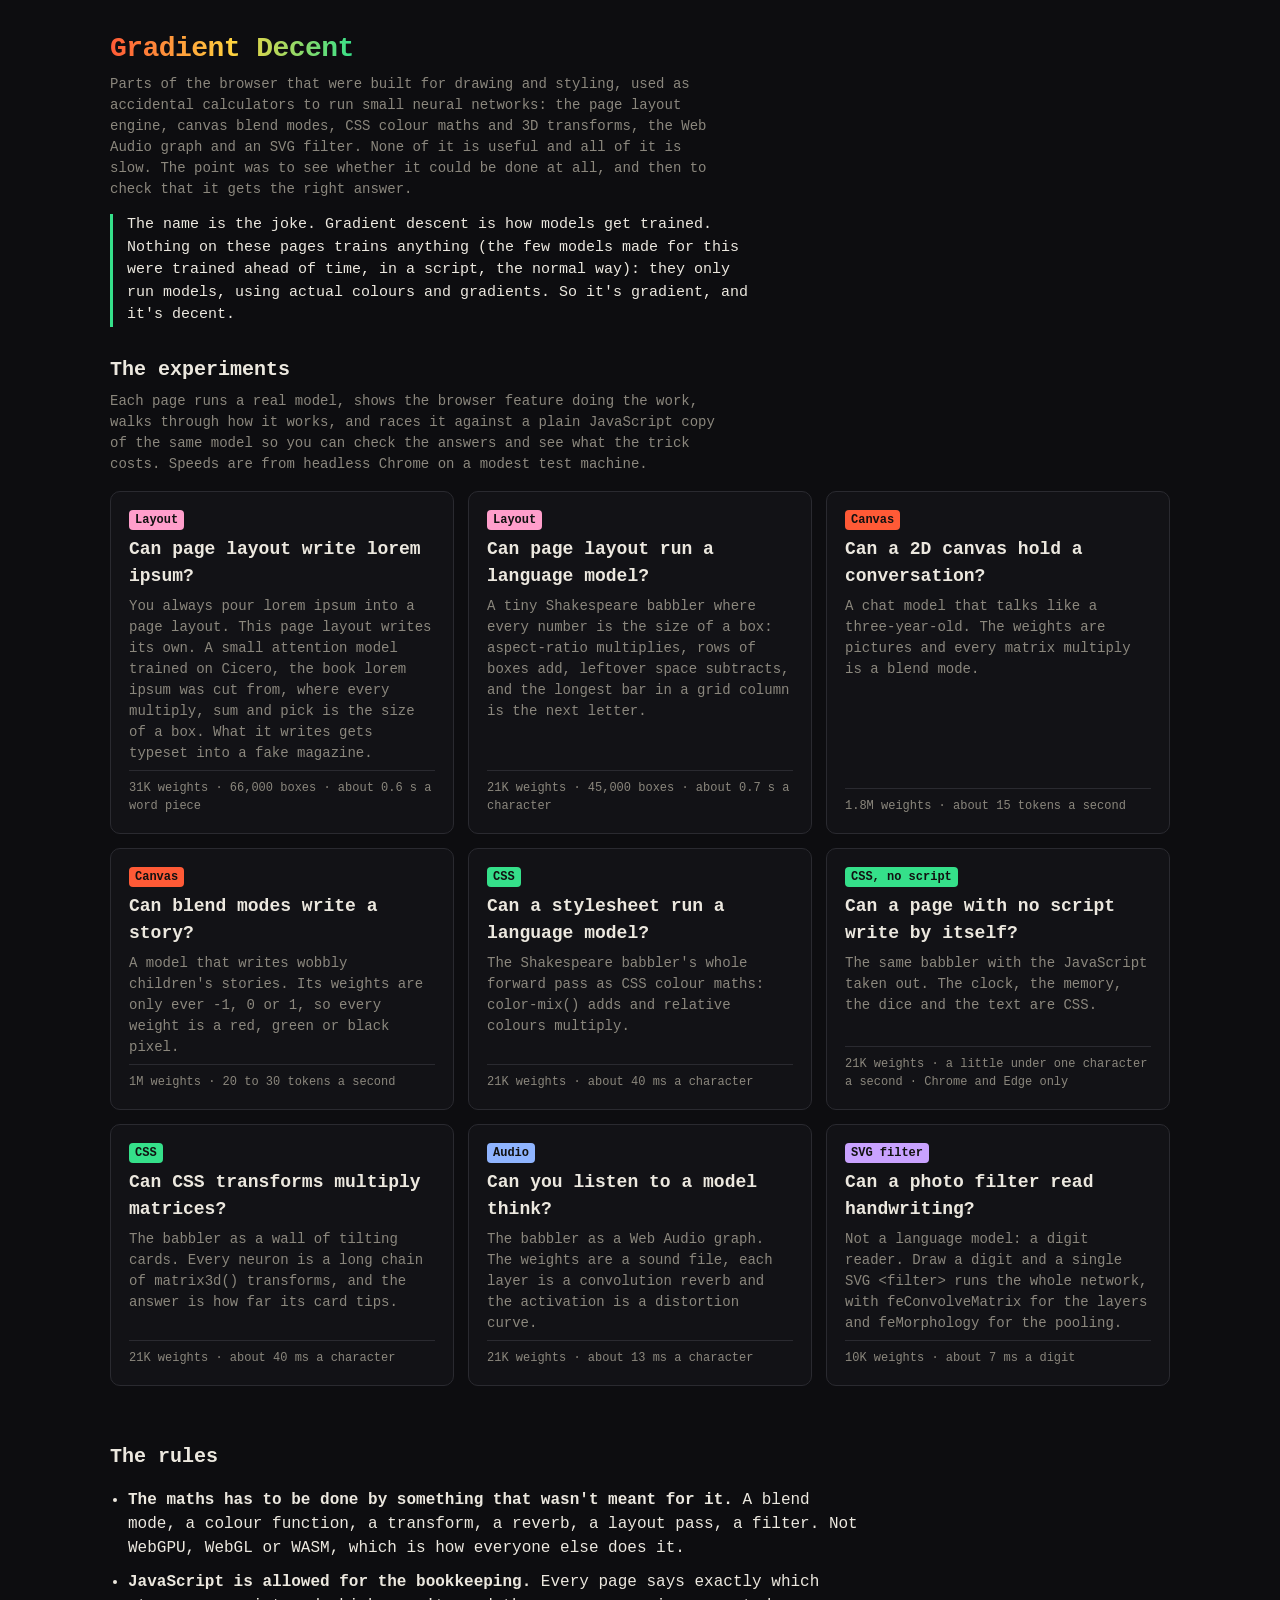
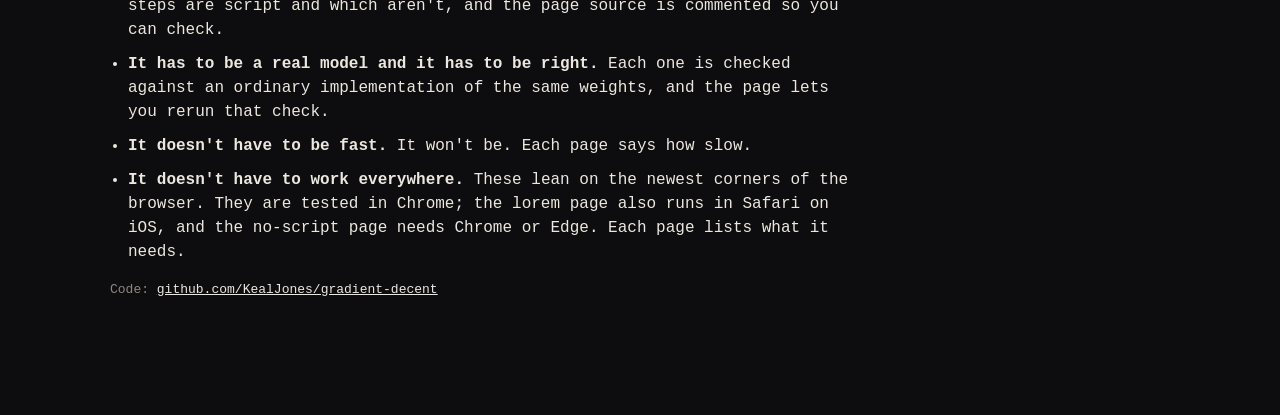
<file: index.html>
<!doctype html>
<html lang="en">
  <head>
    <meta charset="utf-8" />
    <meta name="viewport" content="width=device-width, initial-scale=1" />
    <title>Gradient Decent</title>
    <meta
      name="description"
      content="Small neural networks run by parts of the browser that were never meant for maths: page layout, canvas blend modes, CSS colours and transforms, Web Audio and SVG filters. Slow, goofy, and checked against plain JavaScript."
    />
    <link rel="stylesheet" href="lib/page.css?v=6" />
    <style>
      /* The grid of experiment cards; each tag colour names the browser feature doing the maths. */
      .cards {
        display: grid;
        grid-template-columns: repeat(auto-fit, minmax(270px, 1fr));
        gap: 14px;
      }
      .card {
        display: flex;
        flex-direction: column;
        gap: 6px;
        border: 1px solid var(--line);
        border-radius: 10px;
        padding: 18px;
        background: var(--panel);
        text-decoration: none;
      }
      .card:hover {
        border-color: #55555f;
      }
      .card .tag {
        align-self: flex-start;
      }
      .card b {
        font-size: 18px;
        font-weight: 600;
      }
      .card p {
        color: var(--dim);
        font-size: 14px;
        margin: 0;
      }
      .card .facts {
        font-size: 12px;
        color: var(--dim);
        margin-top: auto;
        padding-top: 8px;
        border-top: 1px solid var(--line);
      }
      .tag.other {
        background: #b9b4a8;
      }
      .tag.filter {
        background: #c9a2ff;
      }
      .tag.layout {
        background: #ff9ecb;
      }
      .tag.audio {
        background: #8fb4ff;
      }
    </style>
  </head>
  <body>
    <main>
      <h1><span>Gradient Decent</span></h1>
      <p class="lede">
        Parts of the browser that were built for drawing and styling, used as accidental calculators to run small neural
        networks: the page layout engine, canvas blend modes, CSS colour maths and 3D transforms, the Web Audio graph
        and an SVG filter. None of it is useful and all of it is slow. The point was to see whether it could be done at
        all, and then to check that it gets the right answer.
      </p>
      <p class="answer">
        The name is the joke. Gradient descent is how models get trained. Nothing on these pages trains anything (the
        few models made for this were trained ahead of time, in a script, the normal way): they only run models, using
        actual colours and gradients. So it's gradient, and it's decent.
      </p>

      <section>
        <h2 class="big">The experiments</h2>
        <p class="section-lede">
          Each page runs a real model, shows the browser feature doing the work, walks through how it works, and races
          it against a plain JavaScript copy of the same model so you can check the answers and see what the trick
          costs. Speeds are from headless Chrome on a modest test machine.
        </p>
        <div class="cards">
          <a class="card" href="lorem/">
            <span class="tag layout">Layout</span>
            <b>Can page layout write lorem ipsum?</b>
            <p>
              You always pour lorem ipsum into a page layout. This page layout writes its own. A small attention model
              trained on Cicero, the book lorem ipsum was cut from, where every multiply, sum and pick is the size of a
              box. What it writes gets typeset into a fake magazine.
            </p>
            <span class="facts">31K weights · 66,000 boxes · about 0.6 s a word piece</span>
          </a>
          <a class="card" href="layout/">
            <span class="tag layout">Layout</span>
            <b>Can page layout run a language model?</b>
            <p>
              A tiny Shakespeare babbler where every number is the size of a box: <code>aspect-ratio</code> multiplies,
              rows of boxes add, leftover space subtracts, and the longest bar in a grid column is the next letter.
            </p>
            <span class="facts">21K weights · 45,000 boxes · about 0.7 s a character</span>
          </a>
          <a class="card" href="chat/">
            <span class="tag canvas">Canvas</span>
            <b>Can a 2D canvas hold a conversation?</b>
            <p>
              A chat model that talks like a three-year-old. The weights are pictures and every matrix multiply is a
              blend mode.
            </p>
            <span class="facts">1.8M weights · about 15 tokens a second</span>
          </a>
          <a class="card" href="stories/">
            <span class="tag canvas">Canvas</span>
            <b>Can blend modes write a story?</b>
            <p>
              A model that writes wobbly children's stories. Its weights are only ever -1, 0 or 1, so every weight is a
              red, green or black pixel.
            </p>
            <span class="facts">1M weights · 20 to 30 tokens a second</span>
          </a>
          <a class="card" href="css/">
            <span class="tag css">CSS</span>
            <b>Can a stylesheet run a language model?</b>
            <p>
              The Shakespeare babbler's whole forward pass as CSS colour maths: <code>color-mix()</code> adds and
              relative colours multiply.
            </p>
            <span class="facts">21K weights · about 40 ms a character</span>
          </a>
          <a class="card" href="no-js/">
            <span class="tag css">CSS, no script</span>
            <b>Can a page with no script write by itself?</b>
            <p>The same babbler with the JavaScript taken out. The clock, the memory, the dice and the text are CSS.</p>
            <span class="facts">21K weights · a little under one character a second · Chrome and Edge only</span>
          </a>
          <a class="card" href="cards/">
            <span class="tag css">CSS</span>
            <b>Can CSS transforms multiply matrices?</b>
            <p>
              The babbler as a wall of tilting cards. Every neuron is a long chain of
              <code>matrix3d()</code> transforms, and the answer is how far its card tips.
            </p>
            <span class="facts">21K weights · about 40 ms a character</span>
          </a>
          <a class="card" href="audio/">
            <span class="tag audio">Audio</span>
            <b>Can you listen to a model think?</b>
            <p>
              The babbler as a Web Audio graph. The weights are a sound file, each layer is a convolution reverb and the
              activation is a distortion curve.
            </p>
            <span class="facts">21K weights · about 13 ms a character</span>
          </a>
          <a class="card" href="filter/">
            <span class="tag filter">SVG filter</span>
            <b>Can a photo filter read handwriting?</b>
            <p>
              Not a language model: a digit reader. Draw a digit and a single SVG <code>&lt;filter&gt;</code> runs the
              whole network, with <code>feConvolveMatrix</code> for the layers and <code>feMorphology</code> for the
              pooling.
            </p>
            <span class="facts">10K weights · about 7 ms a digit</span>
          </a>
        </div>
      </section>

      <section>
        <h2 class="big">The rules</h2>
        <ul class="says">
          <li>
            <strong>The maths has to be done by something that wasn't meant for it.</strong> A blend mode, a colour
            function, a transform, a reverb, a layout pass, a filter. Not WebGPU, WebGL or WASM, which is how everyone
            else does it.
          </li>
          <li>
            <strong>JavaScript is allowed for the bookkeeping.</strong> Every page says exactly which steps are script
            and which aren't, and the page source is commented so you can check.
          </li>
          <li>
            <strong>It has to be a real model and it has to be right.</strong> Each one is checked against an ordinary
            implementation of the same weights, and the page lets you rerun that check.
          </li>
          <li><strong>It doesn't have to be fast.</strong> It won't be. Each page says how slow.</li>
          <li>
            <strong>It doesn't have to work everywhere.</strong> These lean on the newest corners of the browser. They
            are tested in Chrome; the lorem page also runs in Safari on iOS, and the no-script page needs Chrome or
            Edge. Each page lists what it needs.
          </li>
        </ul>
        <p class="note">
          Code: <a href="https://github.com/KealJones/gradient-decent">github.com/KealJones/gradient-decent</a>
        </p>
      </section>
    </main>
  </body>
</html>
</file>
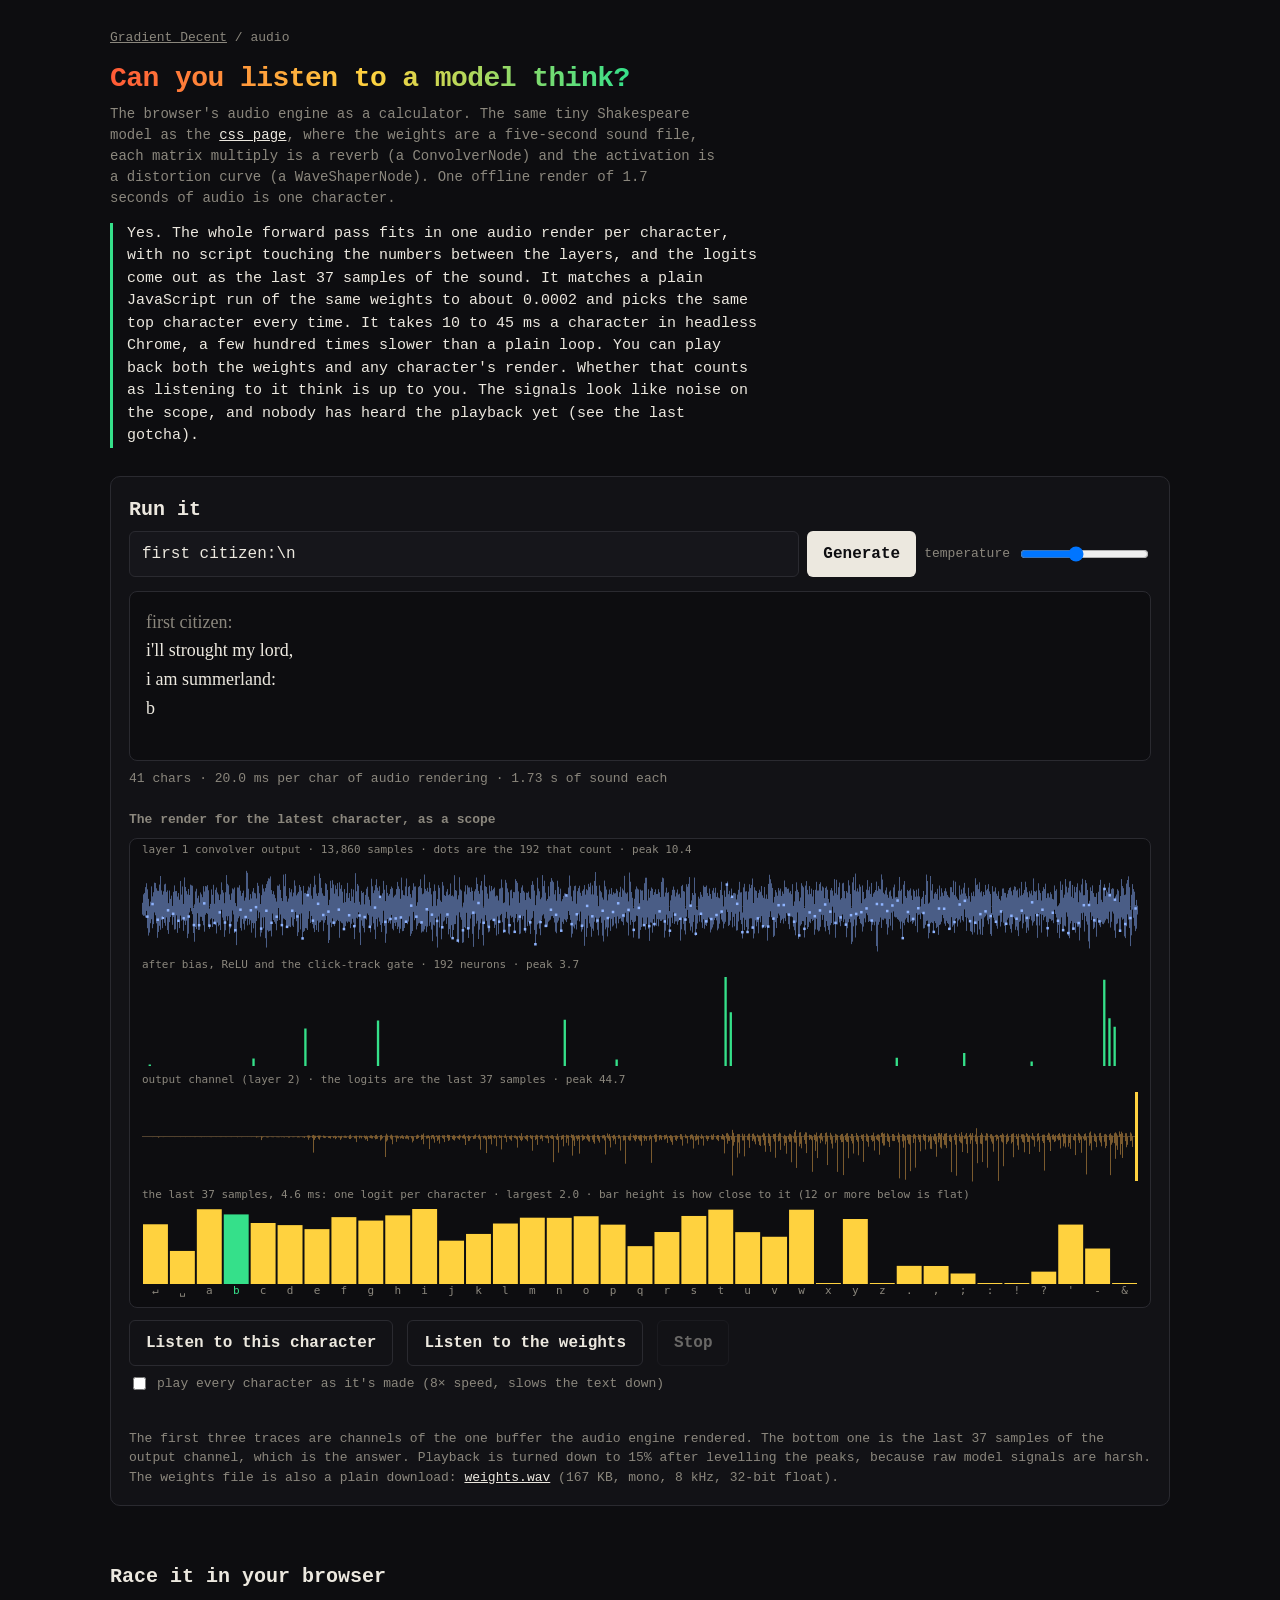
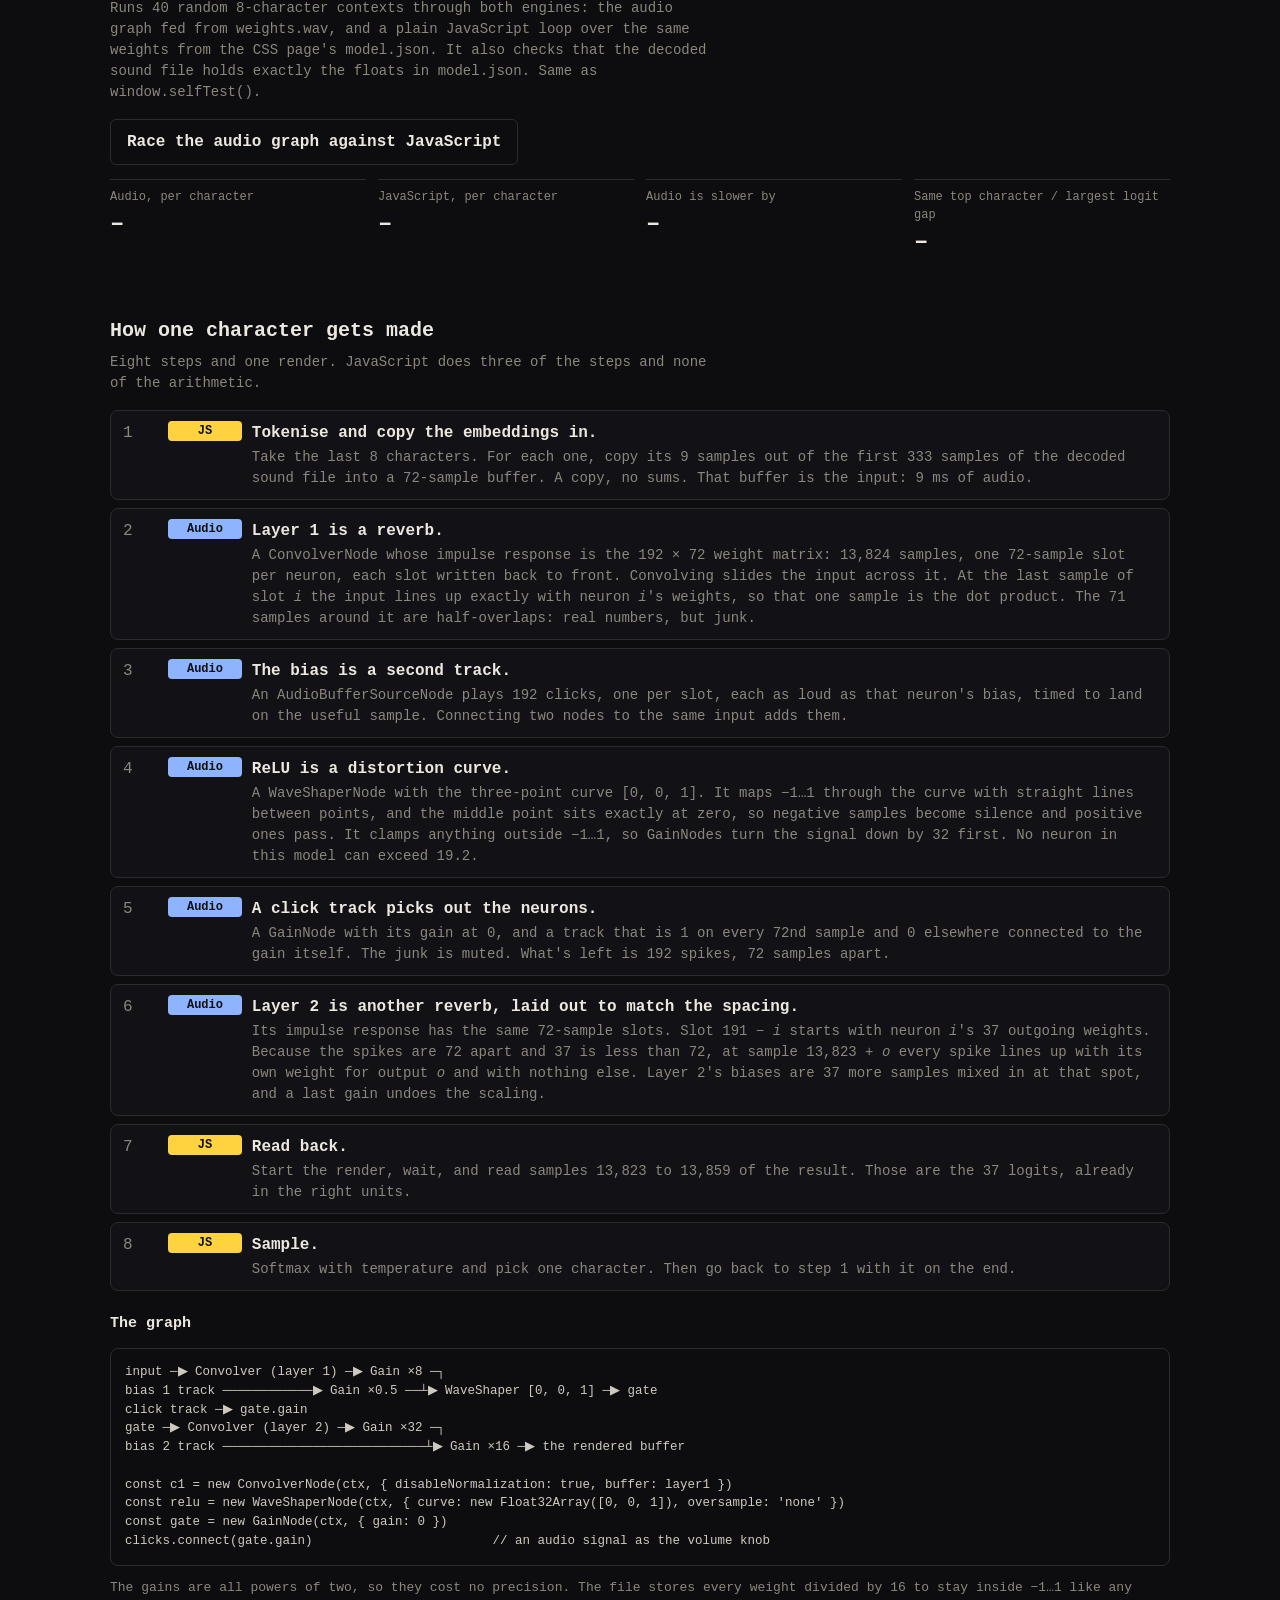
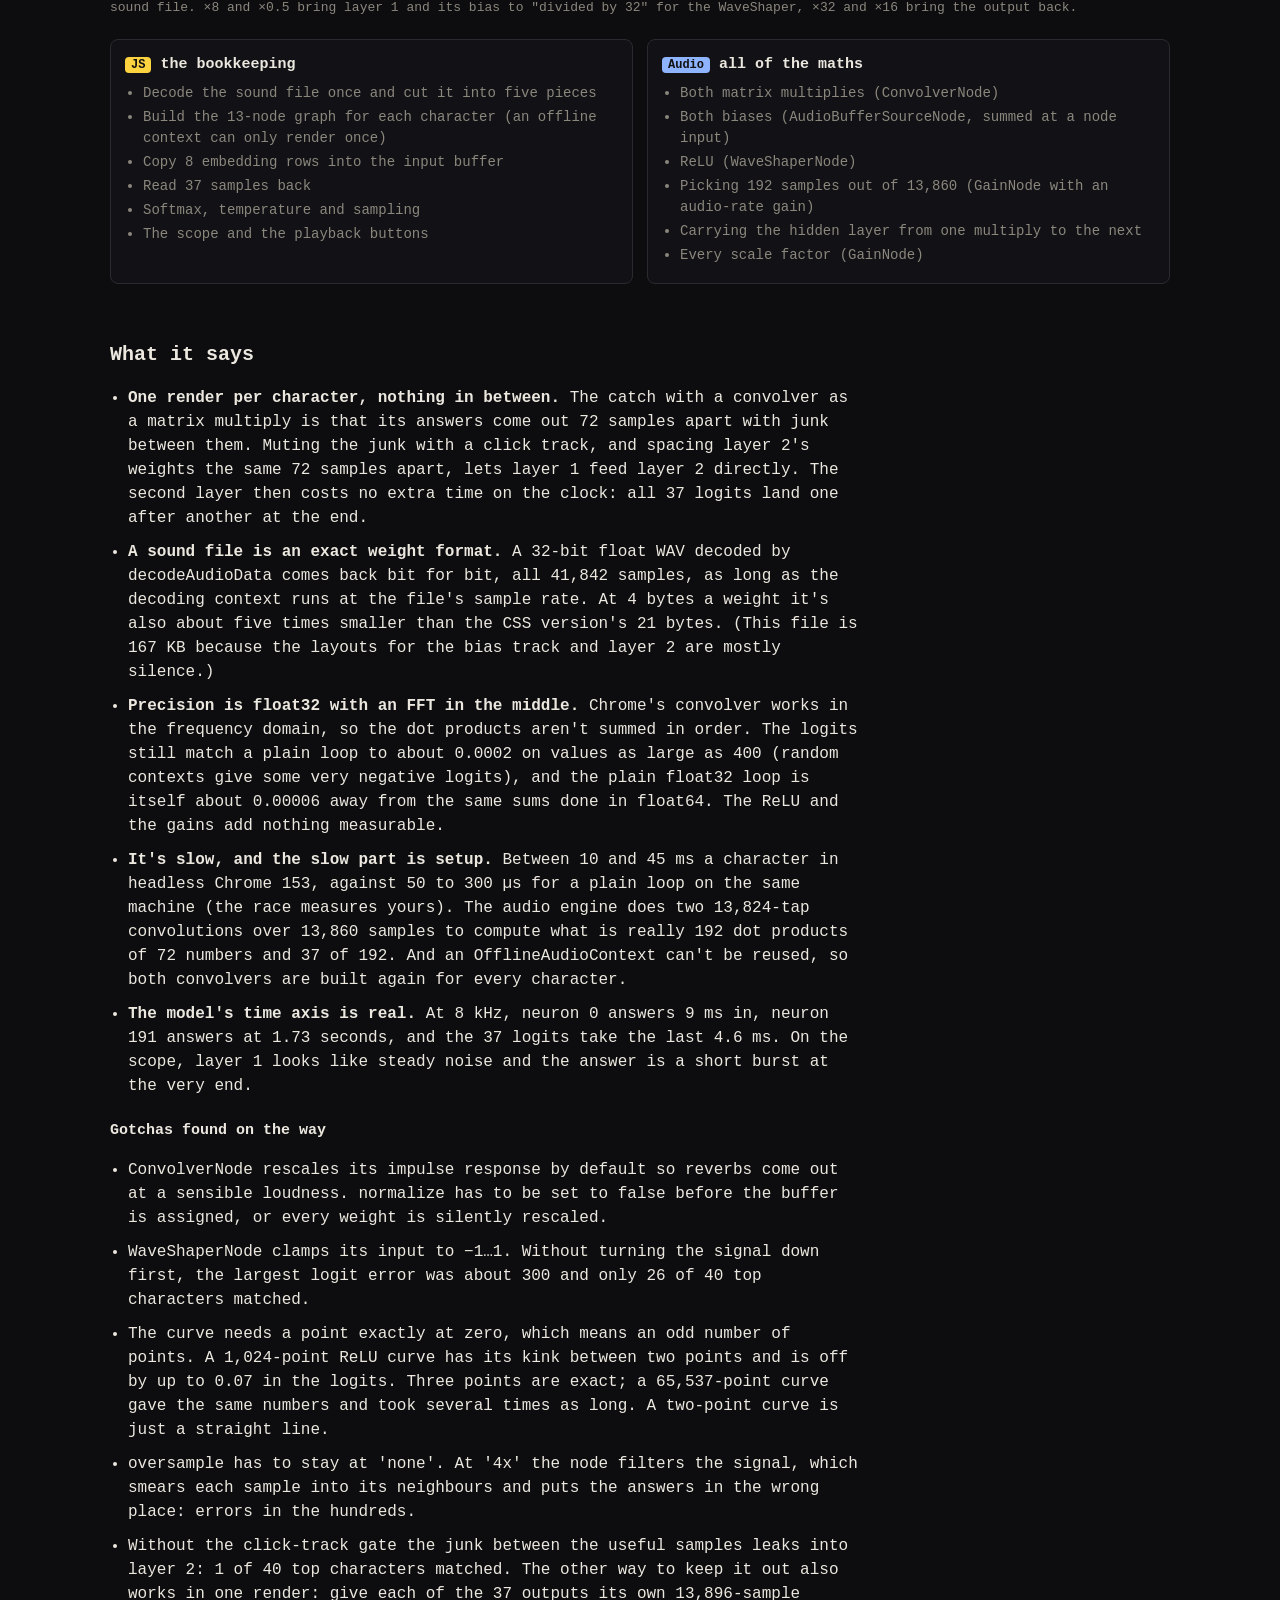
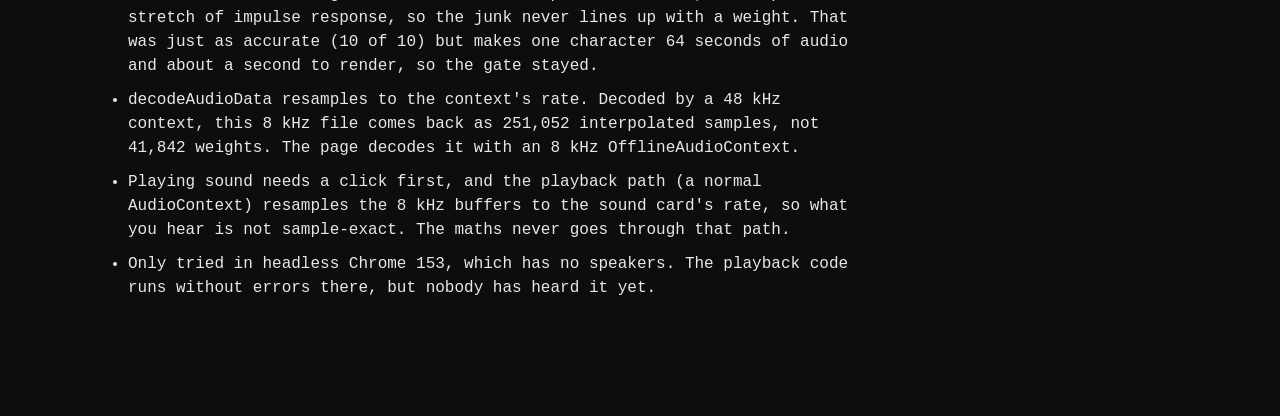
<file: audio/index.html>
<!doctype html>
<!--
  Gradient Decent / audio

  The css/ character model again, but the forward pass is a Web Audio graph rendered by an OfflineAudioContext.
  The weights are a sound file (weights.wav, written by tools/export_audio.py) decoded with decodeAudioData.

  Who does what:
    Audio  both matrix multiplies (ConvolverNode), both biases (AudioBufferSourceNode), ReLU (WaveShaperNode),
           picking the 192 useful samples out of layer 1's output (a GainNode driven by a click track),
           all the scaling (GainNode)
    JS     building the graph, copying 8 embedding rows into the input buffer, reading 37 samples back,
           softmax + sampling, the loop, the scope drawing and the playback buttons
-->
<html lang="en">
  <head>
    <meta charset="utf-8" />
    <meta name="viewport" content="width=device-width, initial-scale=1" />
    <title>Audio · Gradient Decent</title>
    <meta
      name="description"
      content="A tiny language model whose forward pass is a Web Audio graph: the weights are a sound file, the matrix multiplies are convolution reverbs and ReLU is a distortion curve."
    />
    <link rel="stylesheet" href="../lib/page.css?v=6" />
    <style>
      .tag.audio {
        background: #8fb4ff;
      }
      #out {
        white-space: pre-wrap;
        min-height: 170px;
        padding: 16px;
        margin: 0 0 6px;
        border: 1px solid var(--line);
        border-radius: 8px;
        background: var(--bg);
        font:
          18px/1.6 Georgia,
          'Iowan Old Style',
          serif;
      }
      #out b {
        font-weight: 400;
        color: var(--dim);
      }
      label.t {
        color: var(--dim);
        font-size: 13px;
        display: flex;
        gap: 8px;
        align-items: center;
      }
      #stat {
        margin: 8px 0 14px;
      }
      #scope {
        display: block;
        width: 100%;
        height: 470px;
        border: 1px solid var(--line);
        border-radius: 8px;
        background: var(--bg);
      }
      .listen {
        display: flex;
        flex-wrap: wrap;
        gap: 8px 14px;
        align-items: center;
        margin-top: 12px;
      }
      #heard {
        color: var(--dim);
        font-size: 13px;
        min-height: 1.5em;
        margin: 8px 0 0;
      }
      pre.wide {
        white-space: pre;
        overflow-wrap: normal;
      }
      .split {
        margin-top: 22px;
      }
      .split h3 .tag {
        padding: 1px 6px;
      }
      @media (max-width: 700px) {
        #scope {
          height: 420px;
        }
      }
    </style>
  </head>
  <body>
    <main>
      <p class="crumb"><a href="../">Gradient Decent</a> / audio</p>
      <h1><span>Can you listen to a model think?</span></h1>
      <p class="lede">
        The browser's audio engine as a calculator. The same tiny Shakespeare model as the
        <a href="../css/">css page</a>, where the weights are a five-second sound file, each matrix multiply is a reverb
        (a <code>ConvolverNode</code>) and the activation is a distortion curve (a <code>WaveShaperNode</code>). One
        offline render of 1.7 seconds of audio is one character.
      </p>
      <p class="answer">
        Yes. The whole forward pass fits in one audio render per character, with no script touching the numbers between
        the layers, and the logits come out as the last 37 samples of the sound. It matches a plain JavaScript run of
        the same weights to about 0.0002 and picks the same top character every time. It takes 10 to 45 ms a character
        in headless Chrome, a few hundred times slower than a plain loop. You can play back both the weights and any
        character's render. Whether that counts as listening to it think is up to you. The signals look like noise on
        the scope, and nobody has heard the playback yet (see the last gotcha).
      </p>

      <section>
        <div class="bench">
          <h2 class="big">Run it</h2>
          <form id="f">
            <input id="seed" type="text" value="first citizen:\n" aria-label="Prompt" />
            <button id="go" disabled>Generate</button>
            <label class="t"
              >temperature <input id="temp" type="range" min="0.1" max="1.5" step="0.05" value="0.7"
            /></label>
          </form>
          <div id="out"></div>
          <div id="stat">Loading the weights as audio</div>

          <h2>The render for the latest character, as a scope</h2>
          <canvas
            id="scope"
            role="img"
            aria-label="The rendered audio for the latest character: layer 1 output, the hidden neurons, layer 2 output and the 37 logits"
          ></canvas>

          <div class="listen">
            <button id="hear" class="ghost" type="button" disabled>Listen to this character</button>
            <button id="hearw" class="ghost" type="button" disabled>Listen to the weights</button>
            <button id="quiet" class="ghost" type="button" disabled>Stop</button>
            <label class="t"
              ><input id="along" type="checkbox" /> play every character as it's made (8× speed, slows the text
              down)</label
            >
          </div>
          <p id="heard"></p>
          <p class="note">
            The first three traces are channels of the one buffer the audio engine rendered. The bottom one is the last
            37 samples of the output channel, which is the answer. Playback is turned down to 15% after levelling the
            peaks, because raw model signals are harsh. The weights file is also a plain download:
            <a href="weights.wav">weights.wav</a> (167 KB, mono, 8 kHz, 32-bit float).
          </p>
        </div>
      </section>

      <section>
        <h2 class="big">Race it in your browser</h2>
        <p class="section-lede">
          Runs 40 random 8-character contexts through both engines: the audio graph fed from <code>weights.wav</code>,
          and a plain JavaScript loop over the same weights from the CSS page's <code>model.json</code>. It also checks
          that the decoded sound file holds exactly the floats in <code>model.json</code>. Same as
          <code>window.selfTest()</code>.
        </p>
        <button id="race" class="ghost" type="button" disabled>Race the audio graph against JavaScript</button>
        <div class="metrics">
          <div class="metric"><span>Audio, per character</span><strong id="r-audio">–</strong></div>
          <div class="metric"><span>JavaScript, per character</span><strong id="r-js">–</strong></div>
          <div class="metric"><span>Audio is slower by</span><strong id="r-x">–</strong></div>
          <div class="metric"><span>Same top character / largest logit gap</span><strong id="r-ok">–</strong></div>
        </div>
        <p class="note" id="r-wav"></p>
      </section>

      <section>
        <h2 class="big">How one character gets made</h2>
        <p class="section-lede">
          Eight steps and one render. JavaScript does three of the steps and none of the arithmetic.
        </p>
        <ol class="pipe">
          <li>
            <span class="tag js">JS</span>
            <div>
              <b>Tokenise and copy the embeddings in.</b>
              <p>
                Take the last 8 characters. For each one, copy its 9 samples out of the first 333 samples of the decoded
                sound file into a 72-sample buffer. A copy, no sums. That buffer is the input: 9 ms of audio.
              </p>
            </div>
          </li>
          <li>
            <span class="tag audio">Audio</span>
            <div>
              <b>Layer 1 is a reverb.</b>
              <p>
                A <code>ConvolverNode</code> whose impulse response is the 192 × 72 weight matrix: 13,824 samples, one
                72-sample slot per neuron, each slot written back to front. Convolving slides the input across it. At
                the last sample of slot <i>i</i> the input lines up exactly with neuron <i>i</i>'s weights, so that one
                sample is the dot product. The 71 samples around it are half-overlaps: real numbers, but junk.
              </p>
            </div>
          </li>
          <li>
            <span class="tag audio">Audio</span>
            <div>
              <b>The bias is a second track.</b>
              <p>
                An <code>AudioBufferSourceNode</code> plays 192 clicks, one per slot, each as loud as that neuron's
                bias, timed to land on the useful sample. Connecting two nodes to the same input adds them.
              </p>
            </div>
          </li>
          <li>
            <span class="tag audio">Audio</span>
            <div>
              <b>ReLU is a distortion curve.</b>
              <p>
                A <code>WaveShaperNode</code> with the three-point curve <code>[0, 0, 1]</code>. It maps −1…1 through
                the curve with straight lines between points, and the middle point sits exactly at zero, so negative
                samples become silence and positive ones pass. It clamps anything outside −1…1, so
                <code>GainNode</code>s turn the signal down by 32 first. No neuron in this model can exceed 19.2.
              </p>
            </div>
          </li>
          <li>
            <span class="tag audio">Audio</span>
            <div>
              <b>A click track picks out the neurons.</b>
              <p>
                A <code>GainNode</code> with its gain at 0, and a track that is 1 on every 72nd sample and 0 elsewhere
                connected to the gain itself. The junk is muted. What's left is 192 spikes, 72 samples apart.
              </p>
            </div>
          </li>
          <li>
            <span class="tag audio">Audio</span>
            <div>
              <b>Layer 2 is another reverb, laid out to match the spacing.</b>
              <p>
                Its impulse response has the same 72-sample slots. Slot 191 − <i>i</i> starts with neuron <i>i</i>'s 37
                outgoing weights. Because the spikes are 72 apart and 37 is less than 72, at sample 13,823 +
                <i>o</i> every spike lines up with its own weight for output <i>o</i> and with nothing else. Layer 2's
                biases are 37 more samples mixed in at that spot, and a last gain undoes the scaling.
              </p>
            </div>
          </li>
          <li>
            <span class="tag js">JS</span>
            <div>
              <b>Read back.</b>
              <p>
                Start the render, wait, and read samples 13,823 to 13,859 of the result. Those are the 37 logits,
                already in the right units.
              </p>
            </div>
          </li>
          <li>
            <span class="tag js">JS</span>
            <div>
              <b>Sample.</b>
              <p>Softmax with temperature and pick one character. Then go back to step 1 with it on the end.</p>
            </div>
          </li>
        </ol>

        <h3 class="sub3">The graph</h3>
        <pre class="wide">
input ─▶ Convolver (layer 1) ─▶ Gain ×8 ─┐
bias 1 track ────────────▶ Gain ×0.5 ──┴▶ WaveShaper [0, 0, 1] ─▶ gate
click track ─▶ gate.gain
gate ─▶ Convolver (layer 2) ─▶ Gain ×32 ─┐
bias 2 track ───────────────────────────┴▶ Gain ×16 ─▶ the rendered buffer

const c1 = new ConvolverNode(ctx, { disableNormalization: true, buffer: layer1 })
const relu = new WaveShaperNode(ctx, { curve: new Float32Array([0, 0, 1]), oversample: 'none' })
const gate = new GainNode(ctx, { gain: 0 })
clicks.connect(gate.gain)                        // an audio signal as the volume knob</pre>
        <p class="note">
          The gains are all powers of two, so they cost no precision. The file stores every weight divided by 16 to stay
          inside −1…1 like any sound file. ×8 and ×0.5 bring layer 1 and its bias to "divided by 32" for the WaveShaper,
          ×32 and ×16 bring the output back.
        </p>

        <div class="split">
          <div>
            <h3><span class="tag js">JS</span> the bookkeeping</h3>
            <ul>
              <li>Decode the sound file once and cut it into five pieces</li>
              <li>Build the 13-node graph for each character (an offline context can only render once)</li>
              <li>Copy 8 embedding rows into the input buffer</li>
              <li>Read 37 samples back</li>
              <li>Softmax, temperature and sampling</li>
              <li>The scope and the playback buttons</li>
            </ul>
          </div>
          <div>
            <h3><span class="tag audio">Audio</span> all of the maths</h3>
            <ul>
              <li>Both matrix multiplies (<code>ConvolverNode</code>)</li>
              <li>Both biases (<code>AudioBufferSourceNode</code>, summed at a node input)</li>
              <li>ReLU (<code>WaveShaperNode</code>)</li>
              <li>Picking 192 samples out of 13,860 (<code>GainNode</code> with an audio-rate gain)</li>
              <li>Carrying the hidden layer from one multiply to the next</li>
              <li>Every scale factor (<code>GainNode</code>)</li>
            </ul>
          </div>
        </div>
      </section>

      <section>
        <h2 class="big">What it says</h2>
        <ul class="says">
          <li>
            <strong>One render per character, nothing in between.</strong> The catch with a convolver as a matrix
            multiply is that its answers come out 72 samples apart with junk between them. Muting the junk with a click
            track, and spacing layer 2's weights the same 72 samples apart, lets layer 1 feed layer 2 directly. The
            second layer then costs no extra time on the clock: all 37 logits land one after another at the end.
          </li>
          <li>
            <strong>A sound file is an exact weight format.</strong> A 32-bit float WAV decoded by
            <code>decodeAudioData</code> comes back bit for bit, all 41,842 samples, as long as the decoding context
            runs at the file's sample rate. At 4 bytes a weight it's also about five times smaller than the CSS
            version's 21 bytes. (This file is 167 KB because the layouts for the bias track and layer 2 are mostly
            silence.)
          </li>
          <li>
            <strong>Precision is float32 with an FFT in the middle.</strong> Chrome's convolver works in the frequency
            domain, so the dot products aren't summed in order. The logits still match a plain loop to about 0.0002 on
            values as large as 400 (random contexts give some very negative logits), and the plain float32 loop is
            itself about 0.00006 away from the same sums done in float64. The ReLU and the gains add nothing measurable.
          </li>
          <li>
            <strong>It's slow, and the slow part is setup.</strong> Between 10 and 45 ms a character in headless Chrome
            153, against 50 to 300 µs for a plain loop on the same machine (the race measures yours). The audio engine
            does two 13,824-tap convolutions over 13,860 samples to compute what is really 192 dot products of 72
            numbers and 37 of 192. And an <code>OfflineAudioContext</code> can't be reused, so both convolvers are built
            again for every character.
          </li>
          <li>
            <strong>The model's time axis is real.</strong> At 8 kHz, neuron 0 answers 9 ms in, neuron 191 answers at
            1.73 seconds, and the 37 logits take the last 4.6 ms. On the scope, layer 1 looks like steady noise and the
            answer is a short burst at the very end.
          </li>
        </ul>
        <h3 class="sub3">Gotchas found on the way</h3>
        <ul class="says">
          <li>
            <code>ConvolverNode</code> rescales its impulse response by default so reverbs come out at a sensible
            loudness. <code>normalize</code> has to be set to false before the buffer is assigned, or every weight is
            silently rescaled.
          </li>
          <li>
            <code>WaveShaperNode</code> clamps its input to −1…1. Without turning the signal down first, the largest
            logit error was about 300 and only 26 of 40 top characters matched.
          </li>
          <li>
            The curve needs a point exactly at zero, which means an odd number of points. A 1,024-point ReLU curve has
            its kink between two points and is off by up to 0.07 in the logits. Three points are exact; a 65,537-point
            curve gave the same numbers and took several times as long. A two-point curve is just a straight line.
          </li>
          <li>
            <code>oversample</code> has to stay at <code>'none'</code>. At <code>'4x'</code> the node filters the
            signal, which smears each sample into its neighbours and puts the answers in the wrong place: errors in the
            hundreds.
          </li>
          <li>
            Without the click-track gate the junk between the useful samples leaks into layer 2: 1 of 40 top characters
            matched. The other way to keep it out also works in one render: give each of the 37 outputs its own
            13,896-sample stretch of impulse response, so the junk never lines up with a weight. That was just as
            accurate (10 of 10) but makes one character 64 seconds of audio and about a second to render, so the gate
            stayed.
          </li>
          <li>
            <code>decodeAudioData</code> resamples to the context's rate. Decoded by a 48 kHz context, this 8 kHz file
            comes back as 251,052 interpolated samples, not 41,842 weights. The page decodes it with an 8 kHz
            <code>OfflineAudioContext</code>.
          </li>
          <li>
            Playing sound needs a click first, and the playback path (a normal <code>AudioContext</code>) resamples the
            8 kHz buffers to the sound card's rate, so what you hear is not sample-exact. The maths never goes through
            that path.
          </li>
          <li>
            Only tried in headless Chrome 153, which has no speakers. The playback code runs without errors there, but
            nobody has heard it yet.
          </li>
        </ul>
      </section>
    </main>

    <script>
      {
        const $ = id => document.getElementById(id);
        const out = $('out');

        // ===================================================================
        // Load: the layout (sizes and offsets) and the weights (a sound file)
        // ===================================================================
        let L; // layout.json, written by tools/export_audio.py
        let wav; // weights.wav as a decoded AudioBuffer (played by "Listen to the weights")
        let part; // name -> Float32Array view of one section of the decoded file
        let IN, H, V, E; // 72 inputs, 192 neurons, 37 characters, 9 numbers per embedding
        let FIRST, LEN; // sample index of logit 0 in the render, and the render's length
        let clicks, bias2;

        async function load() {
          L = await (await fetch('layout.json')).json();
          ({ IN, H, V, E } = L);
          // decodeAudioData resamples to its context's rate, so decode on a context at the file's own rate.
          const bytes = await (await fetch('weights.wav')).arrayBuffer();
          wav = await new OfflineAudioContext(1, 1, L.rate).decodeAudioData(bytes);
          const all = wav.getChannelData(0);
          part = {};
          for (const [name, [at, n]] of Object.entries(L.sections)) part[name] = all.subarray(at, at + n);

          FIRST = (H - 1) * IN + IN - 1; // 13,823: where every hidden spike lines up with layer 2's weights
          LEN = FIRST + V; // 13,860 samples per character

          // Two tracks that hold no weights, only timing. A 1 on the last sample of every 72-sample slot:
          clicks = new Float32Array(H * IN);
          for (let i = 0; i < H; i++) clicks[i * IN + IN - 1] = 1;
          // and layer 2's 37 biases moved to where the logits come out (silence before them).
          bias2 = new Float32Array(LEN);
          bias2.set(part.bias2, FIRST);
        }

        // ===================================================================
        // The forward pass: build the graph, render it once, read 37 samples
        // ===================================================================
        const RELU = new Float32Array([0, 0, 1]); // WaveShaper curve over -1..1: flat, then a straight line up

        // Run the model on 8 token ids. Returns the 37 logits and the rendered AudioBuffer:
        // channel 0 is the output, channels 1 and 2 are taps for the scope (nothing reads them for the maths).
        async function forward(toks) {
          const ctx = new OfflineAudioContext(3, LEN, L.rate);
          const track = data => {
            const b = ctx.createBuffer(1, data.length, L.rate);
            b.copyToChannel(data, 0);
            return new AudioBufferSourceNode(ctx, { buffer: b });
          };
          const conv = data => {
            const b = ctx.createBuffer(1, data.length, L.rate);
            b.copyToChannel(data, 0);
            return new ConvolverNode(ctx, { disableNormalization: true, buffer: b }); // normalize off BEFORE the buffer
          };

          // Input: the 8 characters' embedding rows, copied from the sound file.
          const x = new Float32Array(IN);
          toks.forEach((t, s) => x.set(part.emb.subarray(t * E, t * E + E), s * E));

          const input = track(x),
            biasOne = track(part.bias1),
            click = track(clicks),
            biasTwo = track(bias2);
          const layer1 = conv(part.ir1),
            layer2 = conv(part.ir2);
          // The file holds weights / scale (16). input x layer 1 is therefore / 256, the bias track / 16.
          // Bring both to / reluDiv (32) so the WaveShaper never sees anything outside -1..1.
          const down1 = new GainNode(ctx, { gain: (L.scale * L.scale) / L.reluDiv });
          const downB = new GainNode(ctx, { gain: L.scale / L.reluDiv });
          const relu = new WaveShaperNode(ctx, { curve: RELU, oversample: 'none' });
          const gate = new GainNode(ctx, { gain: 0 }); // silent unless the click track opens it
          const up2 = new GainNode(ctx, { gain: L.reluDiv }); // layer 2 output back to / 16, same as its bias
          const up = new GainNode(ctx, { gain: L.scale }); // and back to real logits
          const taps = new ChannelMergerNode(ctx, { numberOfInputs: 3 });

          input.connect(layer1).connect(down1).connect(relu);
          biasOne.connect(downB).connect(relu); // two connections into one input are added
          relu.connect(gate);
          click.connect(gate.gain); // audio-rate signal added to the gain of 0
          gate.connect(layer2).connect(up2).connect(up);
          biasTwo.connect(up);
          up.connect(taps, 0, 0);
          layer1.connect(taps, 0, 1); // scope only
          gate.connect(taps, 0, 2); // scope only
          taps.connect(ctx.destination);
          for (const s of [input, biasOne, click, biasTwo]) s.start();

          const rendered = await ctx.startRendering(); // the audio engine does the maths in here
          return { logits: Array.from(rendered.getChannelData(0).subarray(FIRST, FIRST + V)), rendered };
        }

        // Softmax with temperature T, then draw one token.
        function sample(l, T) {
          const mx = Math.max(...l);
          const p = l.map(v => Math.exp((v - mx) / T));
          let r = Math.random() * p.reduce((a, b) => a + b);
          for (let i = 0; i < p.length; i++) if ((r -= p[i]) <= 0) return i;
          return p.length - 1;
        }

        // ===================================================================
        // Generation loop
        // ===================================================================
        let run = 0; // bumped to cancel an older generation when a new one starts
        let latest = null; // { rendered, picked } for the scope and the Listen button

        async function generate() {
          const id = ++run;
          const seed = $('seed').value.toLowerCase().replace(/\\n/g, '\n');
          let toks = [...seed].map(c => L.vocab.indexOf(c)).filter(i => i >= 0);
          while (toks.length < L.ctx) toks.unshift(0); // left-pad short prompts with newlines (token 0)

          out.innerHTML = '<b></b>';
          out.firstChild.textContent = seed;
          const gen = document.createTextNode('');
          out.append(gen);

          let ms = 0;
          for (let n = 1; n <= 400 && id === run; n++) {
            const t0 = performance.now();
            const r = await forward(toks.slice(-L.ctx));
            ms += performance.now() - t0;
            if (id !== run) break;

            const t = sample(r.logits, +$('temp').value);
            toks.push(t);
            gen.data += L.vocab[t];
            latest = { rendered: r.rendered, picked: t };
            drawScope();
            $('hear').disabled = false;
            $('stat').textContent =
              `${n} chars · ${(ms / n).toFixed(1)} ms per char of audio rendering · ` +
              `${(LEN / L.rate).toFixed(2)} s of sound each`;
            if ($('along').checked && speaker) await play(mixdown(r.rendered), 8, `character ${n} at 8× speed`);
            else await new Promise(r => setTimeout(r, 16)); // yield so the page repaints
          }
        }

        // ===================================================================
        // The scope: four traces of the latest render
        // ===================================================================
        const scope = $('scope'),
          g = scope.getContext('2d');
        const shown = c => (c === '\n' ? '↵' : c === ' ' ? '␣' : c);

        function drawScope() {
          const dpr = window.devicePixelRatio || 1;
          const W = scope.clientWidth,
            Hc = scope.clientHeight;
          if (scope.width !== Math.round(W * dpr) || scope.height !== Math.round(Hc * dpr)) {
            scope.width = Math.round(W * dpr);
            scope.height = Math.round(Hc * dpr);
          }
          g.setTransform(dpr, 0, 0, dpr, 0, 0);
          g.clearRect(0, 0, W, Hc);
          if (!latest) return;

          const css = getComputedStyle(document.documentElement);
          const dim = css.getPropertyValue('--dim'),
            line = css.getPropertyValue('--line');
          const hot = css.getPropertyValue('--hot'),
            cool = css.getPropertyValue('--cool'),
            blue = '#8fb4ff',
            gold = '#ffd23f';
          const logit = latest.rendered.getChannelData(0),
            l1 = latest.rendered.getChannelData(1),
            hid = latest.rendered.getChannelData(2);
          const pad = 12,
            x0 = pad,
            x1 = W - pad,
            lane = (Hc - 8) / 4;
          const peak = (a, from = 0, to = a.length) => {
            let m = 1e-9;
            for (let i = from; i < to; i++) m = Math.max(m, Math.abs(a[i]));
            return m;
          };
          const narrow = W < 620;
          g.font = '11px ui-monospace, Menlo, Consolas, monospace';
          g.textBaseline = 'top';

          const head = (k, text) => {
            const top = 4 + k * lane;
            g.fillStyle = dim;
            g.textAlign = 'left';
            g.fillText(text, x0, top + 2, x1 - x0);
            g.strokeStyle = line;
            g.lineWidth = 1;
            const mid = Math.round(top + 16 + (lane - 22) / 2) + 0.5;
            if (k % 2 === 0) {
              g.beginPath();
              g.moveTo(x0, mid);
              g.lineTo(x1, mid);
              g.stroke();
            }
            return { mid, half: (lane - 26) / 2 };
          };
          // A whole channel as a min/max envelope, one column per pixel.
          const envelope = (a, k, colour, scale) => {
            const { mid, half } = k;
            g.strokeStyle = colour;
            g.lineWidth = 1;
            g.beginPath();
            const cols = Math.floor(x1 - x0);
            for (let c = 0; c < cols; c++) {
              const from = Math.floor((c / cols) * LEN),
                to = Math.max(from + 1, Math.floor(((c + 1) / cols) * LEN));
              let lo = Infinity,
                hi = -Infinity;
              for (let i = from; i < to; i++) {
                if (a[i] < lo) lo = a[i];
                if (a[i] > hi) hi = a[i];
              }
              g.moveTo(x0 + c + 0.5, mid - (hi / scale) * half);
              g.lineTo(x0 + c + 0.5, mid - (lo / scale) * half + 0.5);
            }
            g.stroke();
          };

          // 1. Layer 1's convolver output, in real units (the file's /16 on both sides undone).
          const p1 = peak(l1),
            u1 = L.scale * L.scale;
          let k = head(
            0,
            narrow
              ? `layer 1 output · dots: the 192 that count · peak ${(p1 * u1).toFixed(1)}`
              : `layer 1 convolver output · ${LEN.toLocaleString()} samples · dots are the 192 that count · peak ${(p1 * u1).toFixed(1)}`,
          );
          envelope(l1, k, '#4a5d86', p1);
          g.fillStyle = blue;
          for (let i = 0; i < H; i++) {
            const s = i * IN + IN - 1;
            g.fillRect(x0 + (s / LEN) * (x1 - x0) - 1, k.mid - (l1[s] / p1) * k.half - 1, 2.5, 2.5);
          }

          // 2. After bias, ReLU and the gate: 192 spikes.
          const p2 = peak(hid);
          k = head(
            1,
            narrow
              ? `after bias, ReLU, gate · 192 neurons · peak ${(p2 * L.reluDiv).toFixed(1)}`
              : `after bias, ReLU and the click-track gate · 192 neurons · peak ${(p2 * L.reluDiv).toFixed(1)}`,
          );
          g.strokeStyle = cool;
          g.lineWidth = Math.max(1, ((x1 - x0) / H) * 0.45);
          g.beginPath();
          for (let i = 0; i < H; i++) {
            const s = i * IN + IN - 1,
              x = x0 + ((i + 0.5) / H) * (x1 - x0);
            g.moveTo(x, k.mid + k.half);
            g.lineTo(x, k.mid + k.half - (hid[s] / p2) * 2 * k.half);
          }
          g.stroke();

          // 3. Layer 2's convolver output (plus bias): the logits are the last 37 samples.
          const p3 = peak(logit);
          k = head(
            2,
            narrow
              ? `layer 2 output · logits at the far right · peak ${p3.toFixed(1)}`
              : `output channel (layer 2) · the logits are the last 37 samples · peak ${p3.toFixed(1)}`,
          );
          envelope(logit, k, '#7a5a2e', p3);
          g.fillStyle = gold;
          g.fillRect(x1 - 3, k.mid - k.half, 3, 2 * k.half);

          // 4. Those 37 samples, one bar per character. Unlikely characters can sit hundreds below the top one,
          // so the bars show only the top SPAN units: a bar's height is how close that logit is to the largest.
          const SPAN = 12;
          let top = -Infinity;
          for (let o = 0; o < V; o++) top = Math.max(top, logit[FIRST + o]);
          k = head(
            3,
            narrow
              ? `last 37 samples: the logits · top ${top.toFixed(1)} · bars: within ${SPAN} of it`
              : `the last 37 samples, 4.6 ms: one logit per character · largest ${top.toFixed(1)} · bar height is how close to it (${SPAN} or more below is flat)`,
          );
          const bw = (x1 - x0) / V,
            floor = k.mid + k.half - 12,
            h4 = 2 * k.half - 14;
          g.textAlign = 'center';
          for (let o = 0; o < V; o++) {
            const near = Math.max(0, 1 - (top - logit[FIRST + o]) / SPAN),
              x = x0 + o * bw;
            g.fillStyle = o === latest.picked ? cool : gold;
            g.fillRect(x + 1, floor - Math.max(1, near * h4), Math.max(1, bw - 2), Math.max(1, near * h4));
            g.fillStyle = o === latest.picked ? cool : dim;
            g.fillText(shown(L.vocab[o]), x + bw / 2, floor + 2);
          }
        }
        new ResizeObserver(drawScope).observe(scope);

        // ===================================================================
        // Playback. Never part of the maths: this is only for ears.
        // ===================================================================
        const VOLUME = 0.15; // hard cap, applied after every buffer is levelled to a peak of 1
        let speaker = null; // a normal AudioContext, created on the first click
        let playing = null;

        // Must be called from a click (or change) handler the first time: browsers won't start audio otherwise.
        function wake() {
          if (!speaker) speaker = new AudioContext();
          if (speaker.state === 'suspended') speaker.resume();
          $('quiet').disabled = false;
        }

        function stop() {
          if (playing) {
            playing.onended = null;
            try {
              playing.stop();
            } catch (e) {}
            playing.done();
            playing = null;
          }
        }

        // Layer 1's output and the output channel of a render, each levelled to a peak of 0.5 and summed to mono.
        function mixdown(rendered) {
          const a = rendered.getChannelData(1),
            b = rendered.getChannelData(0),
            m = new Float32Array(a.length);
          let pa = 1e-9,
            pb = 1e-9;
          for (let i = 0; i < a.length; i++) {
            pa = Math.max(pa, Math.abs(a[i]));
            pb = Math.max(pb, Math.abs(b[i]));
          }
          for (let i = 0; i < a.length; i++) m[i] = (0.5 * a[i]) / pa + (0.5 * b[i]) / pb;
          return m;
        }

        // Play mono samples (recorded at the model's 8 kHz) at the capped volume. Resolves when the sound ends.
        function play(samples, rate, what) {
          stop();
          let p = 1e-9;
          for (let i = 0; i < samples.length; i++) p = Math.max(p, Math.abs(samples[i]));
          const buf = speaker.createBuffer(1, samples.length, L.rate);
          const ch = buf.getChannelData(0);
          for (let i = 0; i < samples.length; i++) ch[i] = samples[i] / p;
          const src = new AudioBufferSourceNode(speaker, { buffer: buf, playbackRate: rate });
          const vol = new GainNode(speaker, { gain: VOLUME });
          src.connect(vol).connect(speaker.destination);
          $('heard').textContent =
            `Playing ${what}: ${(samples.length / L.rate / rate).toFixed(2)} s at ${Math.round(VOLUME * 100)}% volume`;
          return new Promise(done => {
            src.done = done;
            src.onended = () => {
              if (playing === src) playing = null;
              done();
            };
            playing = src;
            src.start();
          });
        }

        $('hear').onclick = () => {
          if (latest) {
            wake();
            play(mixdown(latest.rendered), 1, "this character's render");
          }
        };
        $('hearw').onclick = () => {
          wake();
          play(wav.getChannelData(0), 1, 'the weights file');
        };
        $('quiet').onclick = () => {
          stop();
          $('along').checked = false;
          $('heard').textContent = 'Stopped';
        };
        $('along').onchange = e => {
          if (e.target.checked) wake();
          else stop();
        };

        // ===================================================================
        // Plain-JavaScript reference: the same model as ordinary loops,
        // from the CSS page's model.json rather than from the sound file
        // ===================================================================
        let jsModel = null;

        async function jsReference() {
          if (jsModel) return jsModel;
          const M = await (await fetch('../css/model.json')).json();
          const W1 = Float32Array.from(M.W1.flat()); // IN x H, row-major
          const W2 = Float32Array.from(M.W2.flat()); // H x V, row-major
          const fn = ctx => {
            const e = new Float32Array(IN);
            ctx.forEach((t, s) => e.set(M.emb[t], s * E));
            const h = Float32Array.from(M.b1);
            for (let i = 0; i < IN; i++) {
              const x = e[i];
              for (let j = 0; j < H; j++) h[j] += x * W1[i * H + j];
            }
            for (let j = 0; j < H; j++) h[j] = Math.max(0, h[j]);
            const o = Float32Array.from(M.b2);
            for (let i = 0; i < H; i++) {
              const x = h[i];
              for (let j = 0; j < V; j++) o[j] += x * W2[i * V + j];
            }
            return Array.from(o);
          };
          fn.M = M;
          return (jsModel = fn);
        }

        // Does the decoded sound file hold exactly model.json's floats (as float32, divided by 16)?
        // Rebuilds the file's layout from model.json and compares bit patterns.
        function wavCheck(M) {
          const want = new Float32Array(L.samples),
            S = L.scale,
            f = Math.fround;
          const at = n => L.sections[n][0];
          M.emb.forEach((row, t) => row.forEach((v, e) => (want[at('emb') + t * E + e] = f(v) / S)));
          for (let i = 0; i < H; i++) {
            for (let j = 0; j < IN; j++) want[at('ir1') + i * IN + IN - 1 - j] = f(M.W1[j][i]) / S;
            want[at('bias1') + i * IN + IN - 1] = f(M.b1[i]) / S;
            for (let o = 0; o < V; o++) want[at('ir2') + (H - 1 - i) * IN + o] = f(M.W2[i][o]) / S;
          }
          M.b2.forEach((v, o) => (want[at('bias2') + o] = f(v) / S));
          const got = wav.getChannelData(0);
          const a = new Uint32Array(want.buffer),
            b = new Uint32Array(got.buffer, got.byteOffset, got.length);
          let different = got.length === want.length ? 0 : Math.abs(got.length - want.length);
          for (let i = 0; i < Math.min(a.length, b.length); i++) if (a[i] !== b[i]) different++;
          return { samples: got.length, different };
        }

        // Run n random contexts through both engines: time each, and compare their logits.
        async function race(n = 40) {
          run++; // stop any generation in progress
          stop();
          const ref = await jsReference();
          const ctxs = Array.from({ length: n }, () =>
            Array.from({ length: L.ctx }, () => Math.floor(Math.random() * V)),
          );

          let t = performance.now();
          const audioOut = [];
          for (const c of ctxs) audioOut.push((await forward(c)).logits);
          const audioMs = (performance.now() - t) / n;

          // The JS loop is too fast to time once (the browser's clock is coarse), so run it for half a second.
          t = performance.now();
          let k = 0;
          while (performance.now() - t < 500) {
            ref(ctxs[k % n]);
            k++;
          }
          const jsMs = (performance.now() - t) / k;

          let err = 0,
            agree = 0,
            big = 0;
          ctxs.forEach((c, i) => {
            const a = audioOut[i],
              r = ref(c);
            err = Math.max(err, ...a.map((v, j) => Math.abs(v - r[j])));
            big = Math.max(big, ...r.map(Math.abs));
            if (a.indexOf(Math.max(...a)) === r.indexOf(Math.max(...r))) agree++;
          });
          const w = wavCheck(ref.M);
          return {
            audioMs,
            jsMs,
            slower: audioMs / jsMs,
            maxLogitError: +err.toPrecision(3),
            largestLogit: +big.toFixed(2),
            argmaxAgree: `${agree} of ${n}`,
            rendersPerChar: 1,
            wavSamples: w.samples,
            wavSamplesDifferent: w.different,
            wavBitExact: w.different === 0,
          };
        }

        window.selfTest = async n => {
          await ready;
          const r = await race(n);
          console.log(r);
          return r;
        };

        $('race').onclick = async e => {
          const btn = e.target;
          btn.disabled = true;
          btn.textContent = 'Racing…';
          await new Promise(r => setTimeout(r, 30));
          const r = await race(40);
          $('r-audio').textContent = r.audioMs.toFixed(1) + ' ms';
          $('r-js').textContent = (r.jsMs * 1000).toFixed(0) + ' µs';
          $('r-x').textContent = Math.round(r.slower).toLocaleString() + '×';
          $('r-ok').textContent = `${r.argmaxAgree.replace(' of ', '/')} · ${r.maxLogitError.toFixed(5)}`;
          $('r-wav').textContent = r.wavBitExact
            ? `weights.wav decoded to ${r.wavSamples.toLocaleString()} samples, every one bit-for-bit equal to model.json.`
            : `weights.wav did not decode exactly: ${r.wavSamplesDifferent.toLocaleString()} of ${r.wavSamples.toLocaleString()} samples differ from model.json.`;
          btn.disabled = false;
          btn.textContent = 'Race again';
        };

        // ===================================================================
        // Start
        // ===================================================================
        $('f').onsubmit = e => {
          e.preventDefault();
          if (L) generate();
        };
        const ready = load()
          .then(() => {
            for (const id of ['go', 'race', 'hearw']) $(id).disabled = false;
            window.forward = forward; // handy from the console: (await forward([0,0,0,0,0,0,0,0])).logits
            generate();
          })
          .catch(err => {
            $('stat').textContent = 'Could not load the weights: ' + err.message;
            throw err;
          });
      }
    </script>
  </body>
</html>
</file>
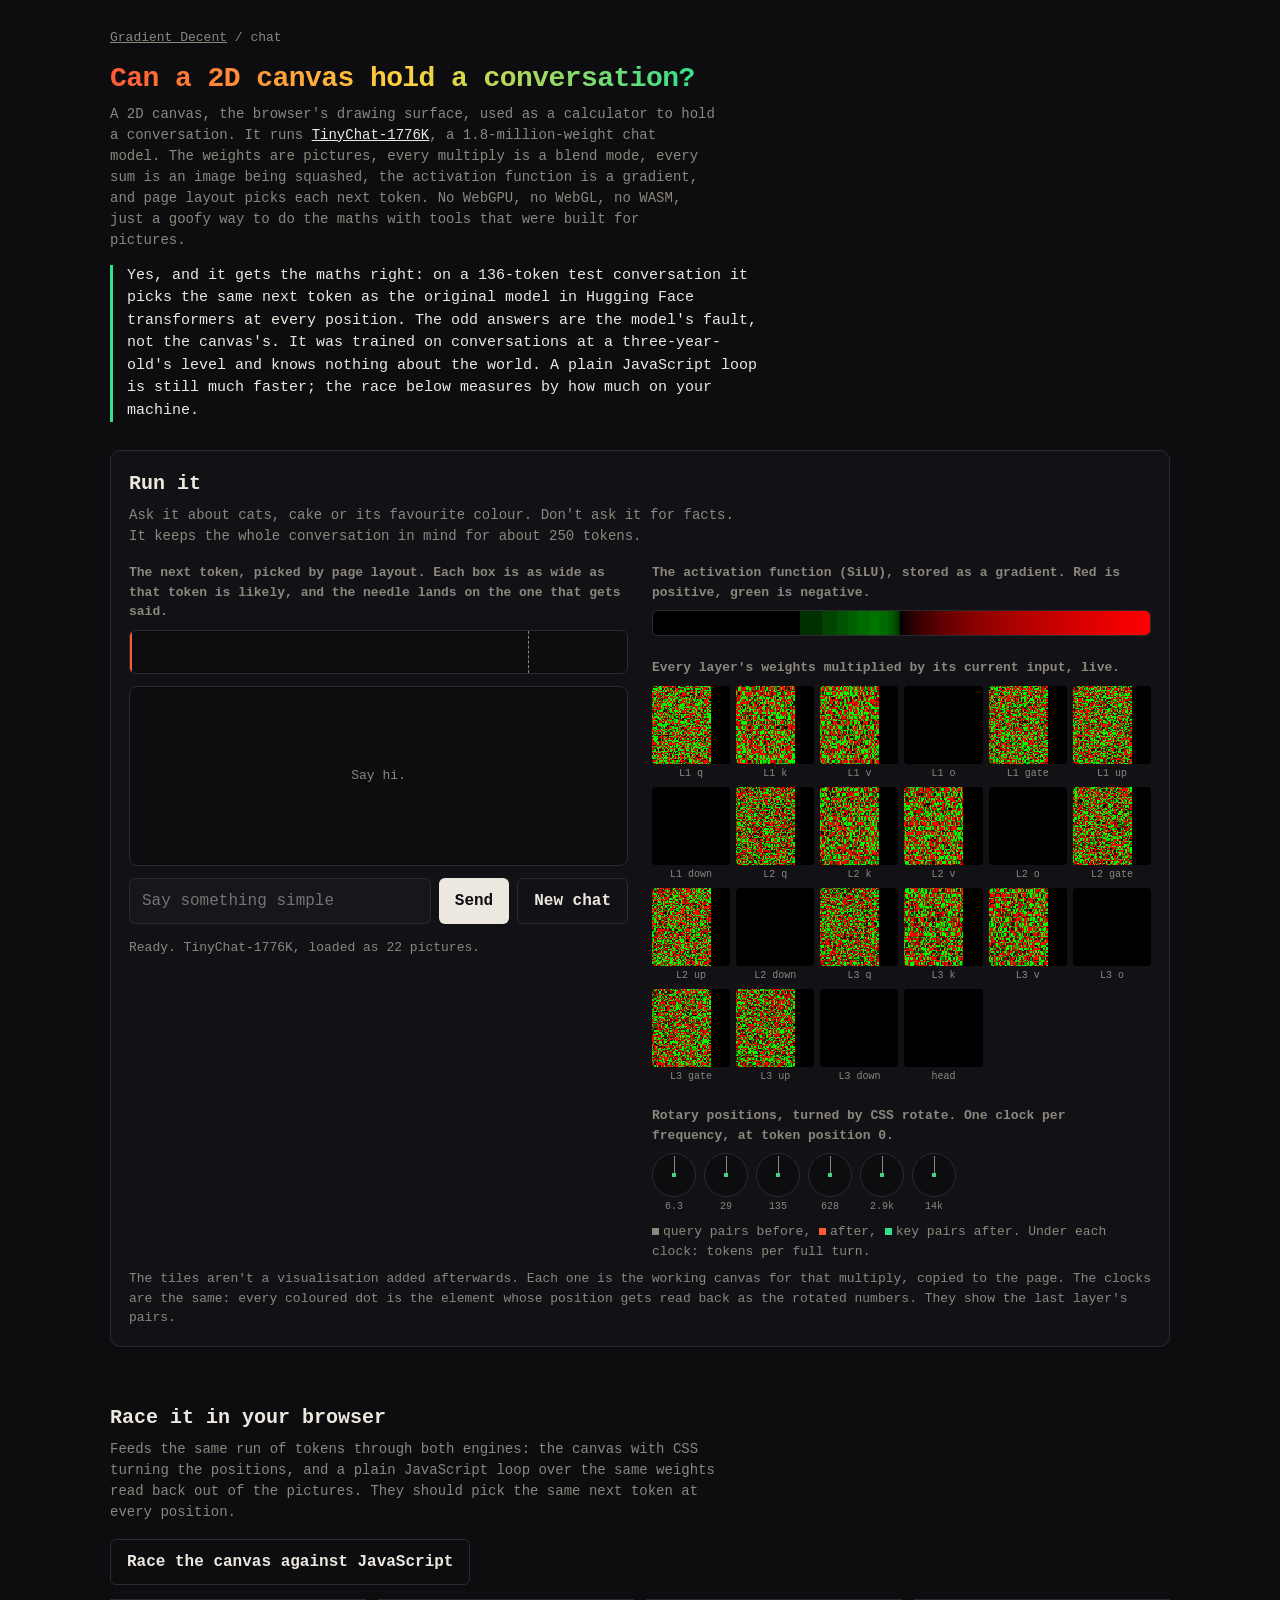
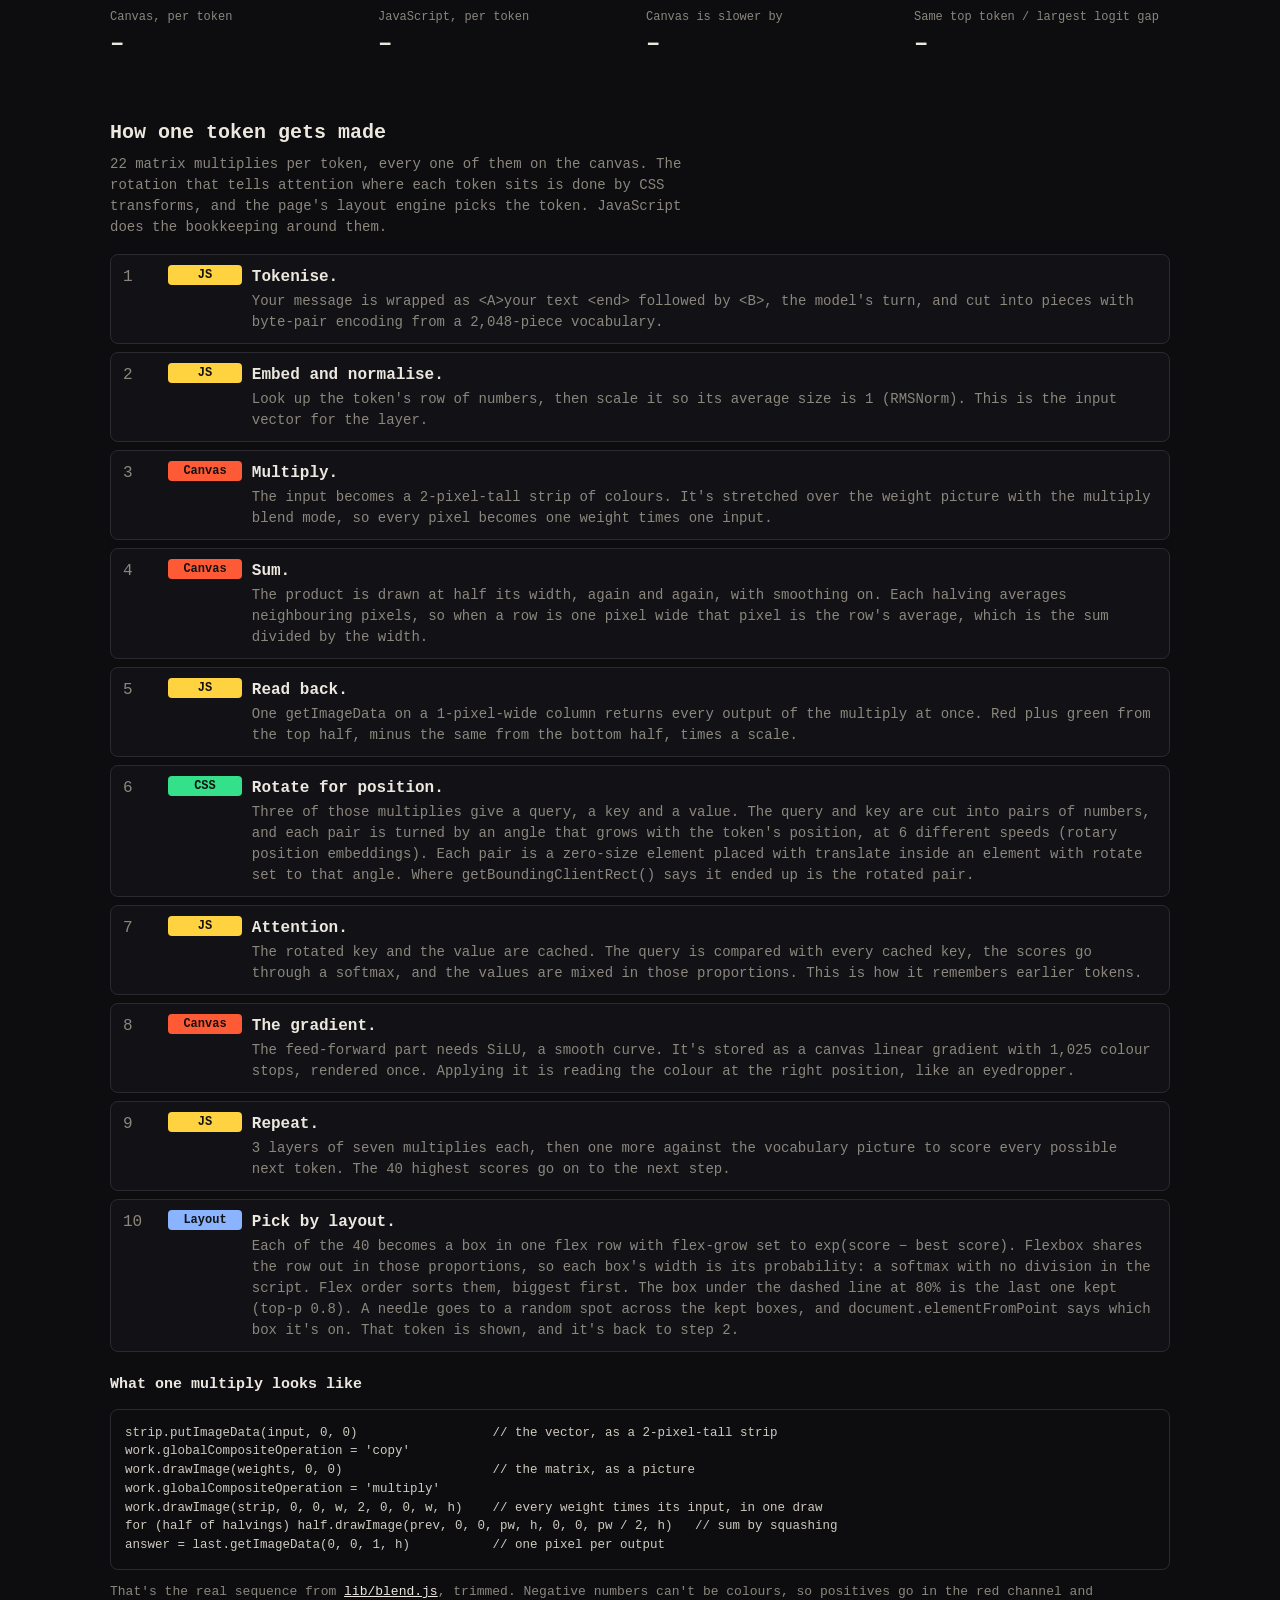
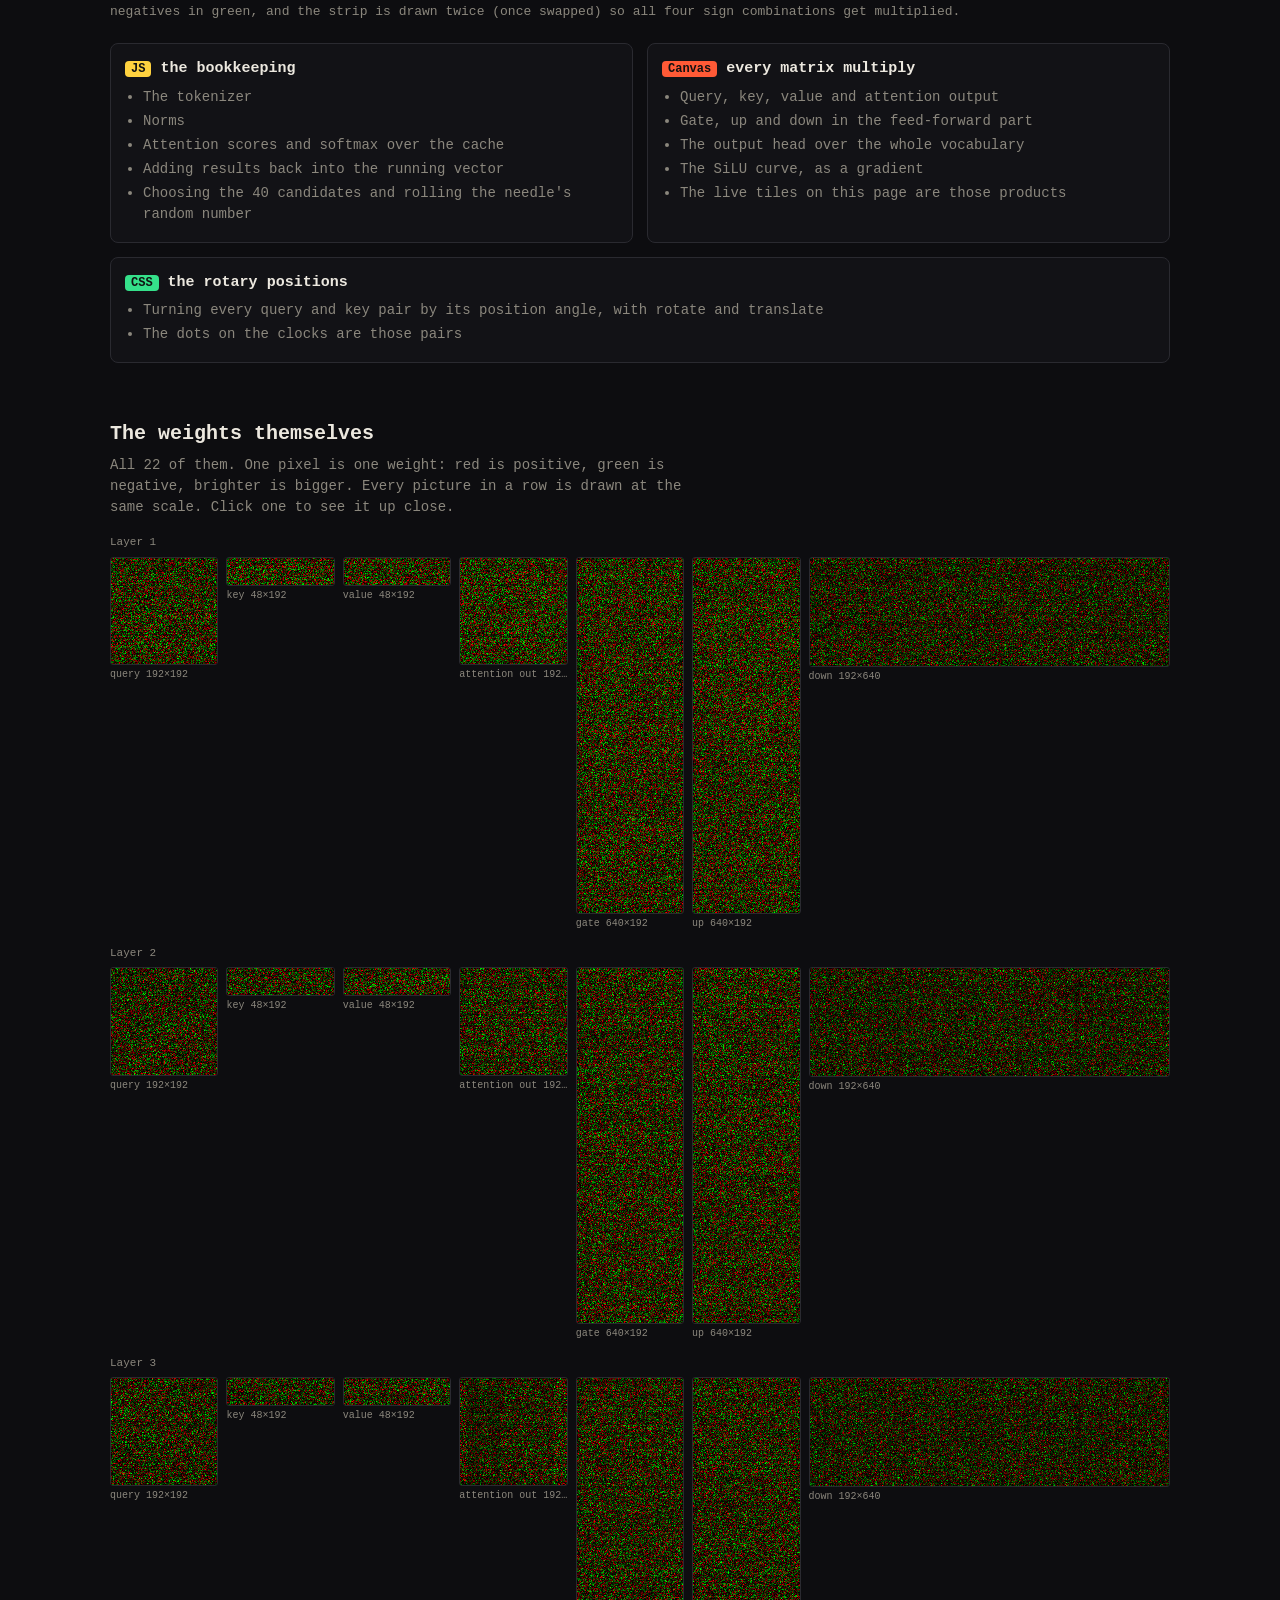
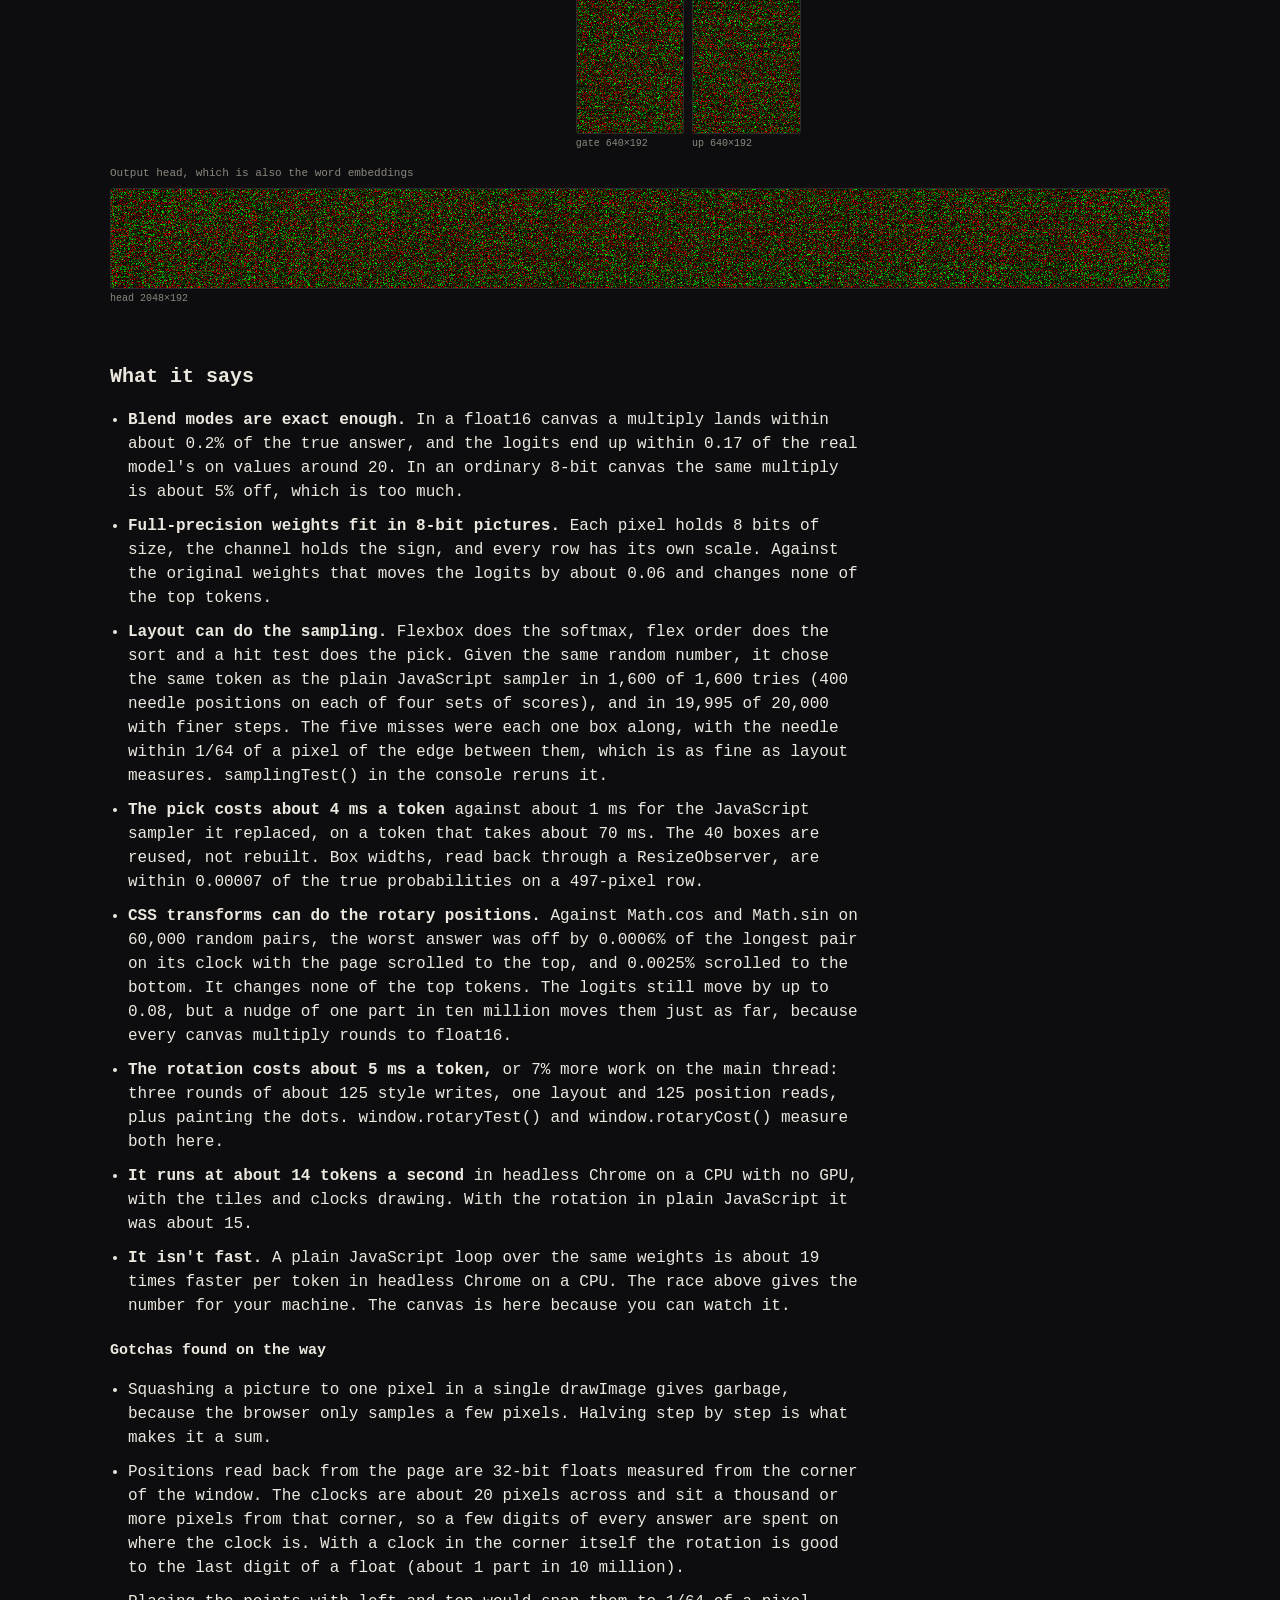
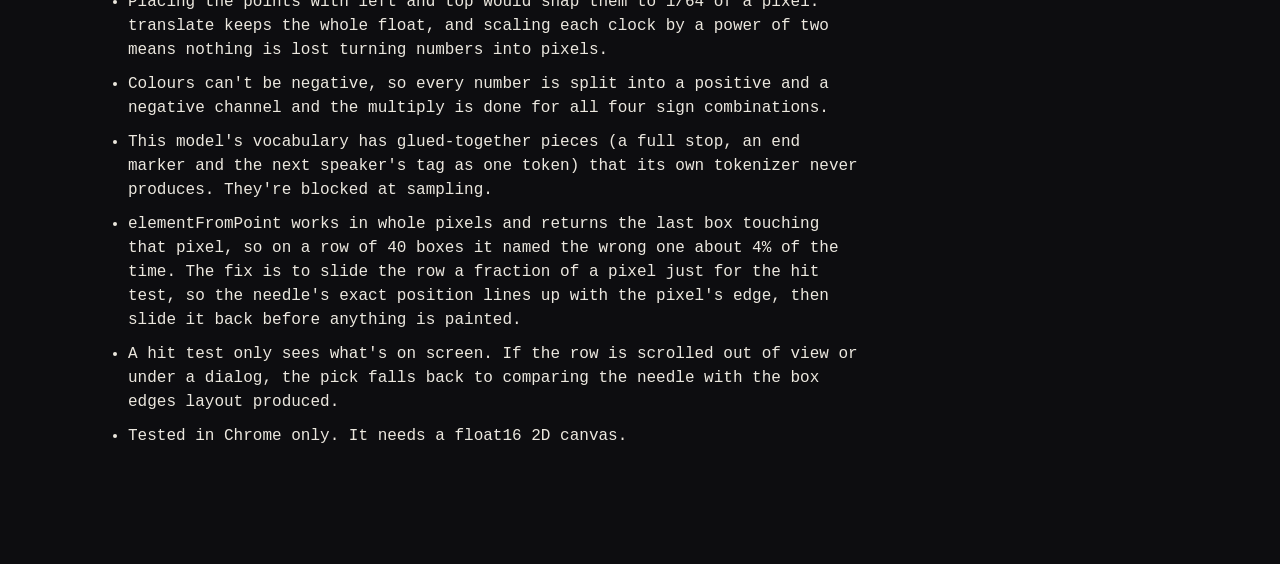
<file: chat/index.html>
<!doctype html>
<html lang="en">
  <head>
    <meta charset="utf-8" />
    <meta name="viewport" content="width=device-width, initial-scale=1" />
    <title>Chat · Gradient Decent</title>
    <meta
      name="description"
      content="A 1.8-million-weight chat model whose matrix multiplies are done by blending colours on a 2D canvas."
    />
    <link rel="stylesheet" href="../lib/page.css?v=6" />
    <style>
      #log {
        min-height: 180px;
        max-height: 40vh;
        overflow-y: auto;
        border: 1px solid var(--line);
        border-radius: 8px;
        padding: 14px;
        background: var(--bg);
        display: flex;
        flex-direction: column;
        gap: 8px;
        margin-bottom: 12px;
      }
      .msg {
        max-width: 80%;
        padding: 8px 12px;
        border-radius: 12px;
        font:
          17px/1.45 Georgia,
          'Iowan Old Style',
          serif;
        white-space: pre-wrap;
        overflow-wrap: anywhere;
      }
      .msg.a {
        align-self: flex-end;
        background: #26262d;
      }
      .msg.b {
        align-self: flex-start;
        background: #1b2a22;
        border: 1px solid #244a36;
      }
      .msg.b:empty::after {
        content: '…';
        color: var(--dim);
      }
      .hint {
        color: var(--dim);
        font-size: 13px;
        align-self: center;
        margin: auto 0;
      }
      /* The token picker. Boxes must have no padding, border or minimum width, or their widths stop being probabilities. */
      .pick-h {
        margin: 0 0 8px;
      }
      .pick {
        position: relative;
        height: 44px;
        margin-bottom: 12px;
        border: 1px solid var(--line);
        border-radius: 6px;
        overflow: hidden;
        background: var(--bg);
      }
      .pick-row {
        display: flex;
        height: 100%;
      }
      .pick-box {
        flex: 0 1 0;
        min-width: 0;
        overflow: hidden;
        white-space: pre;
        text-align: center;
        font-size: 12px;
        line-height: 44px;
        background: #26262d;
        box-shadow: inset -1px 0 0 var(--bg);
        container-type: inline-size;
      }
      .pick-box span {
        pointer-events: none;
      }
      @container (max-width:30px) {
        .pick-box span {
          visibility: hidden;
        }
      } /* no room for a label */
      .pick-box.hit {
        background: var(--cool);
        color: #111;
      }
      .pick-crop,
      .pick-shade,
      .pick-win {
        position: absolute;
        top: 0;
        bottom: 0;
        pointer-events: none;
      }
      .pick-crop {
        left: 80%;
        border-left: 1px dashed var(--dim);
      }
      .pick-shade {
        left: 100%;
        right: 0;
        background: rgba(13, 13, 16, 0.72);
      }
      .pick-win {
        left: 0;
      }
      .pick-needle {
        position: absolute;
        top: 0;
        bottom: 0;
        border-left: 2px solid var(--hot);
      }
    </style>
  </head>
  <body>
    <main>
      <p class="crumb"><a href="../">Gradient Decent</a> / chat</p>
      <h1><span>Can a 2D canvas hold a conversation?</span></h1>
      <p class="lede">
        A 2D canvas, the browser's drawing surface, used as a calculator to hold a conversation. It runs
        <a href="https://huggingface.co/raincandy-u/TinyChat-1776K">TinyChat-1776K</a>, a 1.8-million-weight chat model.
        The weights are pictures, every multiply is a blend mode, every sum is an image being squashed, the activation
        function is a gradient, and page layout picks each next token. No WebGPU, no WebGL, no WASM, just a goofy way to
        do the maths with tools that were built for pictures.
      </p>
      <p class="answer">
        Yes, and it gets the maths right: on a 136-token test conversation it picks the same next token as the original
        model in Hugging Face transformers at every position. The odd answers are the model's fault, not the canvas's.
        It was trained on conversations at a three-year-old's level and knows nothing about the world. A plain
        JavaScript loop is still much faster; the race below measures by how much on your machine.
      </p>

      <section>
        <div class="bench">
          <h2 class="big">Run it</h2>
          <p class="section-lede">
            Ask it about cats, cake or its favourite colour. Don't ask it for facts. It keeps the whole conversation in
            mind for about 250 tokens.
          </p>
          <div class="cols">
            <div>
              <h2 class="pick-h">
                The next token, picked by page layout. Each box is as wide as that token is likely, and the needle lands
                on the one that gets said.
              </h2>
              <div id="pick" aria-hidden="true"></div>
              <div id="log" aria-live="polite"><div class="hint" id="hint">Loading the weight pictures</div></div>
              <form id="f">
                <input
                  type="text"
                  id="prompt"
                  placeholder="Say something simple"
                  aria-label="Message"
                  autocomplete="off"
                  maxlength="200"
                />
                <button id="go" disabled>Send</button>
                <button id="reset" type="button" class="ghost" disabled>New chat</button>
              </form>
              <div id="stat"></div>
            </div>
            <div>
              <h2 style="margin-top: 0">
                The activation function (SiLU), stored as a gradient. Red is positive, green is negative.
              </h2>
              <canvas id="lut" width="1024" height="1"></canvas>
              <h2>Every layer's weights multiplied by its current input, live.</h2>
              <div id="layers"></div>
              <h2>
                Rotary positions, turned by CSS <code>rotate</code>. One clock per frequency, at token position
                <span id="clockpos">0</span>.
              </h2>
              <div id="clocks"></div>
              <p class="note">
                <span class="swatch"></span>query pairs before, <span class="swatch q"></span>after,
                <span class="swatch k"></span>key pairs after. Under each clock: tokens per full turn.
              </p>
            </div>
          </div>
          <p class="note">
            The tiles aren't a visualisation added afterwards. Each one is the working canvas for that multiply, copied
            to the page. The clocks are the same: every coloured dot is the element whose position gets read back as the
            rotated numbers. They show the last layer's pairs.
          </p>
        </div>
      </section>

      <section>
        <h2 class="big">Race it in your browser</h2>
        <p class="section-lede">
          Feeds the same run of tokens through both engines: the canvas with CSS turning the positions, and a plain
          JavaScript loop over the same weights read back out of the pictures. They should pick the same next token at
          every position.
        </p>
        <button id="race" class="ghost" type="button" disabled>Race the canvas against JavaScript</button>
        <div class="metrics">
          <div class="metric"><span>Canvas, per token</span><strong id="r-canvas">–</strong></div>
          <div class="metric"><span>JavaScript, per token</span><strong id="r-js">–</strong></div>
          <div class="metric"><span>Canvas is slower by</span><strong id="r-x">–</strong></div>
          <div class="metric"><span>Same top token / largest logit gap</span><strong id="r-ok">–</strong></div>
        </div>
      </section>

      <section>
        <h2 class="big">How one token gets made</h2>
        <p class="section-lede">
          22 matrix multiplies per token, every one of them on the canvas. The rotation that tells attention where each
          token sits is done by CSS transforms, and the page's layout engine picks the token. JavaScript does the
          bookkeeping around them.
        </p>
        <ol class="pipe">
          <li>
            <span class="tag js">JS</span>
            <div>
              <b>Tokenise.</b>
              <p>
                Your message is wrapped as <code>&lt;A&gt;your text &lt;end&gt;</code> followed by
                <code>&lt;B&gt;</code>, the model's turn, and cut into pieces with byte-pair encoding from a 2,048-piece
                vocabulary.
              </p>
            </div>
          </li>
          <li>
            <span class="tag js">JS</span>
            <div>
              <b>Embed and normalise.</b>
              <p>
                Look up the token's row of numbers, then scale it so its average size is 1 (RMSNorm). This is the input
                vector for the layer.
              </p>
            </div>
          </li>
          <li>
            <span class="tag canvas">Canvas</span>
            <div>
              <b>Multiply.</b>
              <p>
                The input becomes a 2-pixel-tall strip of colours. It's stretched over the weight picture with the
                <code>multiply</code> blend mode, so every pixel becomes one weight times one input.
              </p>
            </div>
          </li>
          <li>
            <span class="tag canvas">Canvas</span>
            <div>
              <b>Sum.</b>
              <p>
                The product is drawn at half its width, again and again, with smoothing on. Each halving averages
                neighbouring pixels, so when a row is one pixel wide that pixel is the row's average, which is the sum
                divided by the width.
              </p>
            </div>
          </li>
          <li>
            <span class="tag js">JS</span>
            <div>
              <b>Read back.</b>
              <p>
                One <code>getImageData</code> on a 1-pixel-wide column returns every output of the multiply at once. Red
                plus green from the top half, minus the same from the bottom half, times a scale.
              </p>
            </div>
          </li>
          <li>
            <span class="tag css">CSS</span>
            <div>
              <b>Rotate for position.</b>
              <p>
                Three of those multiplies give a query, a key and a value. The query and key are cut into pairs of
                numbers, and each pair is turned by an angle that grows with the token's position, at 6 different speeds
                (rotary position embeddings). Each pair is a zero-size element placed with <code>translate</code> inside
                an element with <code>rotate</code> set to that angle. Where <code>getBoundingClientRect()</code> says
                it ended up is the rotated pair.
              </p>
            </div>
          </li>
          <li>
            <span class="tag js">JS</span>
            <div>
              <b>Attention.</b>
              <p>
                The rotated key and the value are cached. The query is compared with every cached key, the scores go
                through a softmax, and the values are mixed in those proportions. This is how it remembers earlier
                tokens.
              </p>
            </div>
          </li>
          <li>
            <span class="tag canvas">Canvas</span>
            <div>
              <b>The gradient.</b>
              <p>
                The feed-forward part needs SiLU, a smooth curve. It's stored as a canvas linear gradient with 1,025
                colour stops, rendered once. Applying it is reading the colour at the right position, like an
                eyedropper.
              </p>
            </div>
          </li>
          <li>
            <span class="tag js">JS</span>
            <div>
              <b>Repeat.</b>
              <p>
                3 layers of seven multiplies each, then one more against the vocabulary picture to score every possible
                next token. The 40 highest scores go on to the next step.
              </p>
            </div>
          </li>
          <li>
            <span class="tag layout">Layout</span>
            <div>
              <b>Pick by layout.</b>
              <p>
                Each of the 40 becomes a box in one flex row with <code>flex-grow</code> set to
                <code>exp(score − best score)</code>. Flexbox shares the row out in those proportions, so each box's
                width is its probability: a softmax with no division in the script. Flex <code>order</code> sorts them,
                biggest first. The box under the dashed line at 80% is the last one kept (top-p 0.8). A needle goes to a
                random spot across the kept boxes, and <code>document.elementFromPoint</code> says which box it's on.
                That token is shown, and it's back to step 2.
              </p>
            </div>
          </li>
        </ol>
        <h3 class="sub3">What one multiply looks like</h3>
        <pre>
strip.putImageData(input, 0, 0)                  // the vector, as a 2-pixel-tall strip
work.globalCompositeOperation = 'copy'
work.drawImage(weights, 0, 0)                    // the matrix, as a picture
work.globalCompositeOperation = 'multiply'
work.drawImage(strip, 0, 0, w, 2, 0, 0, w, h)    // every weight times its input, in one draw
for (half of halvings) half.drawImage(prev, 0, 0, pw, h, 0, 0, pw / 2, h)   // sum by squashing
answer = last.getImageData(0, 0, 1, h)           // one pixel per output</pre>
        <p class="note">
          That's the real sequence from <a href="../lib/blend.js"><code>lib/blend.js</code></a
          >, trimmed. Negative numbers can't be colours, so positives go in the red channel and negatives in green, and
          the strip is drawn twice (once swapped) so all four sign combinations get multiplied.
        </p>
        <div class="split" style="margin-top: 22px">
          <div>
            <h3><span class="tag js">JS</span> the bookkeeping</h3>
            <ul>
              <li>The tokenizer</li>
              <li>Norms</li>
              <li>Attention scores and softmax over the cache</li>
              <li>Adding results back into the running vector</li>
              <li>Choosing the 40 candidates and rolling the needle's random number</li>
            </ul>
          </div>
          <div>
            <h3><span class="tag canvas">Canvas</span> every matrix multiply</h3>
            <ul>
              <li>Query, key, value and attention output</li>
              <li>Gate, up and down in the feed-forward part</li>
              <li>The output head over the whole vocabulary</li>
              <li>The SiLU curve, as a gradient</li>
              <li>The live tiles on this page are those products</li>
            </ul>
          </div>
          <div style="grid-column: 1/-1">
            <h3><span class="tag css">CSS</span> the rotary positions</h3>
            <ul>
              <li>
                Turning every query and key pair by its position angle, with <code>rotate</code> and
                <code>translate</code>
              </li>
              <li>The dots on the clocks are those pairs</li>
            </ul>
          </div>
        </div>
      </section>

      <section>
        <h2 class="big">The weights themselves</h2>
        <p class="section-lede">
          All 22 of them. One pixel is one weight: red is positive, green is negative, brighter is bigger. Every picture
          in a row is drawn at the same scale. Click one to see it up close.
        </p>
        <div class="pics" id="pics"></div>
      </section>

      <section>
        <h2 class="big">What it says</h2>
        <ul class="says">
          <li>
            <strong>Blend modes are exact enough.</strong> In a float16 canvas a multiply lands within about 0.2% of the
            true answer, and the logits end up within 0.17 of the real model's on values around 20. In an ordinary 8-bit
            canvas the same multiply is about 5% off, which is too much.
          </li>
          <li>
            <strong>Full-precision weights fit in 8-bit pictures.</strong> Each pixel holds 8 bits of size, the channel
            holds the sign, and every row has its own scale. Against the original weights that moves the logits by about
            0.06 and changes none of the top tokens.
          </li>
          <li>
            <strong>Layout can do the sampling.</strong> Flexbox does the softmax, flex <code>order</code> does the sort
            and a hit test does the pick. Given the same random number, it chose the same token as the plain JavaScript
            sampler in 1,600 of 1,600 tries (400 needle positions on each of four sets of scores), and in 19,995 of
            20,000 with finer steps. The five misses were each one box along, with the needle within 1/64 of a pixel of
            the edge between them, which is as fine as layout measures. <code>samplingTest()</code> in the console
            reruns it.
          </li>
          <li>
            <strong>The pick costs about 4 ms a token</strong> against about 1 ms for the JavaScript sampler it
            replaced, on a token that takes about 70 ms. The 40 boxes are reused, not rebuilt. Box widths, read back
            through a <code>ResizeObserver</code>, are within 0.00007 of the true probabilities on a 497-pixel row.
          </li>
          <li>
            <strong>CSS transforms can do the rotary positions.</strong> Against <code>Math.cos</code> and
            <code>Math.sin</code> on 60,000 random pairs, the worst answer was off by 0.0006% of the longest pair on its
            clock with the page scrolled to the top, and 0.0025% scrolled to the bottom. It changes none of the top
            tokens. The logits still move by up to 0.08, but a nudge of one part in ten million moves them just as far,
            because every canvas multiply rounds to float16.
          </li>
          <li>
            <strong>The rotation costs about 5 ms a token,</strong> or 7% more work on the main thread: three rounds of
            about 125 style writes, one layout and 125 position reads, plus painting the dots.
            <code>window.rotaryTest()</code> and <code>window.rotaryCost()</code> measure both here.
          </li>
          <li>
            <strong>It runs at about 14 tokens a second</strong> in headless Chrome on a CPU with no GPU, with the tiles
            and clocks drawing. With the rotation in plain JavaScript it was about 15.
          </li>
          <li>
            <strong>It isn't fast.</strong> A plain JavaScript loop over the same weights is about 19 times faster per
            token in headless Chrome on a CPU. The race above gives the number for your machine. The canvas is here
            because you can watch it.
          </li>
        </ul>
        <h3 class="sub3">Gotchas found on the way</h3>
        <ul class="says">
          <li>
            Squashing a picture to one pixel in a single <code>drawImage</code> gives garbage, because the browser only
            samples a few pixels. Halving step by step is what makes it a sum.
          </li>
          <li>
            Positions read back from the page are 32-bit floats measured from the corner of the window. The clocks are
            about 20 pixels across and sit a thousand or more pixels from that corner, so a few digits of every answer
            are spent on where the clock is. With a clock in the corner itself the rotation is good to the last digit of
            a float (about 1 part in 10 million).
          </li>
          <li>
            Placing the points with <code>left</code> and <code>top</code> would snap them to 1/64 of a pixel.
            <code>translate</code> keeps the whole float, and scaling each clock by a power of two means nothing is lost
            turning numbers into pixels.
          </li>
          <li>
            Colours can't be negative, so every number is split into a positive and a negative channel and the multiply
            is done for all four sign combinations.
          </li>
          <li>
            This model's vocabulary has glued-together pieces (a full stop, an end marker and the next speaker's tag as
            one token) that its own tokenizer never produces. They're blocked at sampling.
          </li>
          <li>
            <code>elementFromPoint</code> works in whole pixels and returns the last box touching that pixel, so on a
            row of 40 boxes it named the wrong one about 4% of the time. The fix is to slide the row a fraction of a
            pixel just for the hit test, so the needle's exact position lines up with the pixel's edge, then slide it
            back before anything is painted.
          </li>
          <li>
            A hit test only sees what's on screen. If the row is scrolled out of view or under a dialog, the pick falls
            back to comparing the needle with the box edges layout produced.
          </li>
          <li>Tested in Chrome only. It needs a float16 2D canvas.</li>
        </ul>
      </section>
    </main>
    <script type="module">
      // The page script. The model itself lives in lib/: blend.js does the canvas multiplies, llama.js runs the
      // transformer, clocks.js turns the rotary positions with CSS, pick.js picks tokens with flexbox and a hit test,
      // ui.js draws the tiles, race and gallery. This file tokenises, keeps the conversation and wires up the page.
      import { Model, sample, selfTest } from '../lib/llama.js?v=6';
      import { flexPicker, samplingTest } from '../lib/pick.js?v=6';
      import { tileMaker, wireRace, showPictures, layerRows } from '../lib/ui.js?v=6';
      import { clockRig, rigCheck, rigCost } from '../lib/clocks.js?v=6';
      const $ = id => document.getElementById(id);
      // Special token ids in TinyChat's vocabulary: start, end of turn, speaker A (you), speaker B (the model), newline.
      const BOS = 1,
        END = 2,
        A = 3,
        B = 4,
        NL = 5;
      let M,
        vocab,
        rank,
        st,
        banned = [],
        busy = false,
        history = [];
      // The layout sampler, labelling each box with its token's text.
      const picker = flexPicker($('pick'), id =>
        id < 5 ? M.bundle.tok.vocab[id] : id === NL ? '\u21b5' : M.bundle.tok.vocab[id].replace(/\u2581/g, ' '),
      );

      // Byte-pair encoding over the whole string, the way the model's tokenizer does it.
      function bpe(seg) {
        let s = [...seg];
        for (;;) {
          let best = Infinity,
            at = -1;
          for (let i = 0; i < s.length - 1; i++) {
            const r = rank.get(s[i] + ' ' + s[i + 1]);
            if (r !== undefined && r < best) {
              best = r;
              at = i;
            }
          }
          if (at < 0) break;
          const a = s[at],
            b = s[at + 1],
            out = [];
          for (let i = 0; i < s.length; i++) {
            if (i < s.length - 1 && s[i] === a && s[i + 1] === b) {
              out.push(a + b);
              i++;
            } else out.push(s[i]);
          }
          s = out;
        }
        return s.map(p => vocab.get(p) ?? 0);
      }
      // Text to ids: <A> and <B> markers become their tokens, spaces become '▁', and the special words <unk>, <start>
      // and <end> are matched whole before the rest goes through BPE.
      function encode(text, bos = true) {
        const ids = bos ? [BOS] : [];
        for (const part of text.split(/(<A>|<B>)/)) {
          if (part === '<A>') ids.push(A);
          else if (part === '<B>') ids.push(B);
          else if (part)
            for (const p of ('\u2581' + part.replace(/ /g, '\u2581')).split(
              /(\u2581<unk>|\u2581<start>|\u2581<end>)/,
            )) {
              if (p === '\u2581<end>') ids.push(END);
              else if (p === '\u2581<start>') ids.push(BOS);
              else if (p === '\u2581<unk>') ids.push(0);
              else if (p) ids.push(...bpe(p));
            }
        }
        return ids;
      }
      const piece = id => (id < 5 ? '' : M.bundle.tok.vocab[id].replace(/\u2581/g, ' '));
      const clean = t =>
        t
          .replace(/<[^>]*>/g, ' ')
          .replace(/\s+/g, ' ')
          .trim();

      // Add a chat bubble ('a' for you, 'b' for the model) and keep the log scrolled to the bottom.
      function bubble(cls, text) {
        $('hint')?.remove();
        const d = document.createElement('div');
        d.className = 'msg ' + cls;
        d.textContent = text;
        $('log').append(d);
        $('log').scrollTop = $('log').scrollHeight;
        return d;
      }
      // Run tokens through the model, keeping only the last token's logits if asked.
      function feed(ids, wantLast) {
        let lg = null;
        ids.forEach((id, i) => {
          lg = M.step(st, id, wantLast && i === ids.length - 1);
        });
        return lg;
      }
      function fresh(keep) {
        // Start the context again from the last few turns that fit.
        st = M.newState();
        feed([BOS], false);
        let used = 1,
          from = history.length;
        while (from > 0 && used + history[from - 1].length < keep) used += history[--from].length;
        history = history.slice(from);
        history.forEach(t => feed(t, false));
      }
      // One turn: wrap your message as '<A>text <end>\n<B>', make room in the context if needed, then let the model
      // reply token by token (up to 60), picking each with the layout sampler, until it ends its turn.
      async function send(text) {
        busy = true;
        $('go').disabled = true;
        $('reset').disabled = true;
        $('race').disabled = true;
        bubble('a', text);
        const turn = encode('<A>' + text + ' <end>\n<B>', false);
        if (st.pos + turn.length + 60 > M.ctx) fresh(M.ctx - turn.length - 90);
        const out = bubble('b', ''),
          t0 = performance.now(),
          r0 = M.ropeMs;
        await new Promise(r => setTimeout(r, 0));
        let lg = feed(turn, true);
        const reply = [];
        let s = '';
        for (let n = 0; n < 60 && st.pos < M.ctx - 2; n++) {
          for (const i of banned) lg[i] = -Infinity; // glued-together leftovers in the vocabulary the model never learned
          const tok = picker.pick(lg);
          if (tok === END || tok === A || tok === B || tok === BOS) break;
          reply.push(tok);
          s += piece(tok);
          out.textContent = s.trim();
          $('log').scrollTop = $('log').scrollHeight;
          $('stat').textContent =
            `${((turn.length + n + 1) / ((performance.now() - t0) / 1000)).toFixed(1)} tokens/s, ${M.count} canvas multiplies and ${((M.ropeMs - r0) / (turn.length + n)).toFixed(1)} ms of CSS rotation per token, ${st.pos} of ${M.ctx} tokens of memory used`;
          await new Promise(r => setTimeout(r, 0));
          lg = M.step(st, tok);
        }
        if (!s.trim()) out.textContent = '(said nothing)';
        feed([END, NL], false);
        history.push(turn, [...reply, END, NL]);
        busy = false;
        $('go').disabled = false;
        $('reset').disabled = false;
        $('race').disabled = false;
        $('prompt').focus();
      }
      $('f').addEventListener('submit', e => {
        e.preventDefault();
        const t = clean($('prompt').value);
        if (!busy && M && t) {
          $('prompt').value = '';
          send(t);
        }
      });
      $('reset').addEventListener('click', () => {
        if (busy) return;
        history = [];
        fresh(0);
        $('log').textContent = '';
        const h = document.createElement('div');
        h.className = 'hint';
        h.id = 'hint';
        h.textContent = 'New chat. Say hi.';
        $('log').append(h);
        $('stat').textContent = '';
      });
      wireRace(
        $('race'),
        () => (busy ? null : M),
        () => [...M.bundle.test.ids, ...M.bundle.test.greedy],
        { canvas: $('r-canvas'), js: $('r-js'), x: $('r-x'), ok: $('r-ok') },
      );
      // Does the layout pick the token plain arithmetic would? Four sets of scores (the reference run's, the same from the
      // 8-bit pictures, and two flattened ones so more tokens are in play), 400 needle positions each, against sample()
      // given the same random number.
      window.samplingTest = (n = 400) => {
        if (busy || !M) return null;
        const mask = a => {
            const lg = Float32Array.from(a);
            for (const i of banned) lg[i] = -Infinity;
            return lg;
          },
          t = M.bundle.test;
        return samplingTest(
          picker,
          [
            mask(t.firstLogits),
            mask(t.firstLogits8),
            mask(t.firstLogits.map(v => v / 3)),
            mask(t.firstLogits.map(v => v / 10)),
          ],
          (lg, r) => sample(lg, { temp: 1, topK: 40, topP: 0.8, r }),
          n,
        );
      };
      window.picker = picker;
      window.rotaryTest = (n = 200) => rigCheck(M, n);
      window.rotaryCost = (rounds = 12) => rigCost(M, [...M.bundle.test.ids, ...M.bundle.test.greedy], rounds);
      window.selfTest = () => {
        const t = M.bundle.test;
        return {
          vsFloat: selfTest(M, t.ids, t.greedy, t.firstLogits),
          vs8bit: selfTest(M, t.ids, t.greedy8, t.firstLogits8),
          encodeOK: t.encode.map(c => JSON.stringify(encode(c.text)) === JSON.stringify(c.ids)),
        };
      };

      // Load the weight pictures, attach the clock faces, build the tokenizer tables and the gallery, then enable the
      // buttons. Vocabulary entries glued to '<' or a newline are banned: the model never learned to use them.
      Model.load('model.json', { tile: tileMaker($('layers')), gradientCanvas: $('lut') })
        .then(m => {
          M = m;
          M.rig = clockRig($('clocks'), M, { size: 44, posLabel: $('clockpos') });
          vocab = new Map(M.bundle.tok.vocab.map((p, i) => [p, i]));
          rank = new Map(M.bundle.tok.merges.map((p, i) => [p, i]));
          fresh(0);
          showPictures(M, $('pics'), [
            ...layerRows(M),
            {
              label: 'Output head, which is also the word embeddings',
              items: [{ key: 'head', label: 'head', turn: true }],
            },
          ]);
          banned = M.bundle.tok.vocab.flatMap((p, i) => (i > 5 && /[<\n]/.test(p) ? [i] : []));
          $('go').disabled = false;
          $('reset').disabled = false;
          $('race').disabled = false;
          $('hint').textContent = 'Say hi.';
          $('stat').textContent = `Ready. ${M.bundle.name}, loaded as ${M.count} pictures.`;
        })
        .catch(e => {
          $('hint').textContent =
            'Could not start: ' + e.message + '. This needs a recent Chrome or Edge (float16 canvas).';
        });
    </script>
  </body>
</html>
</file>
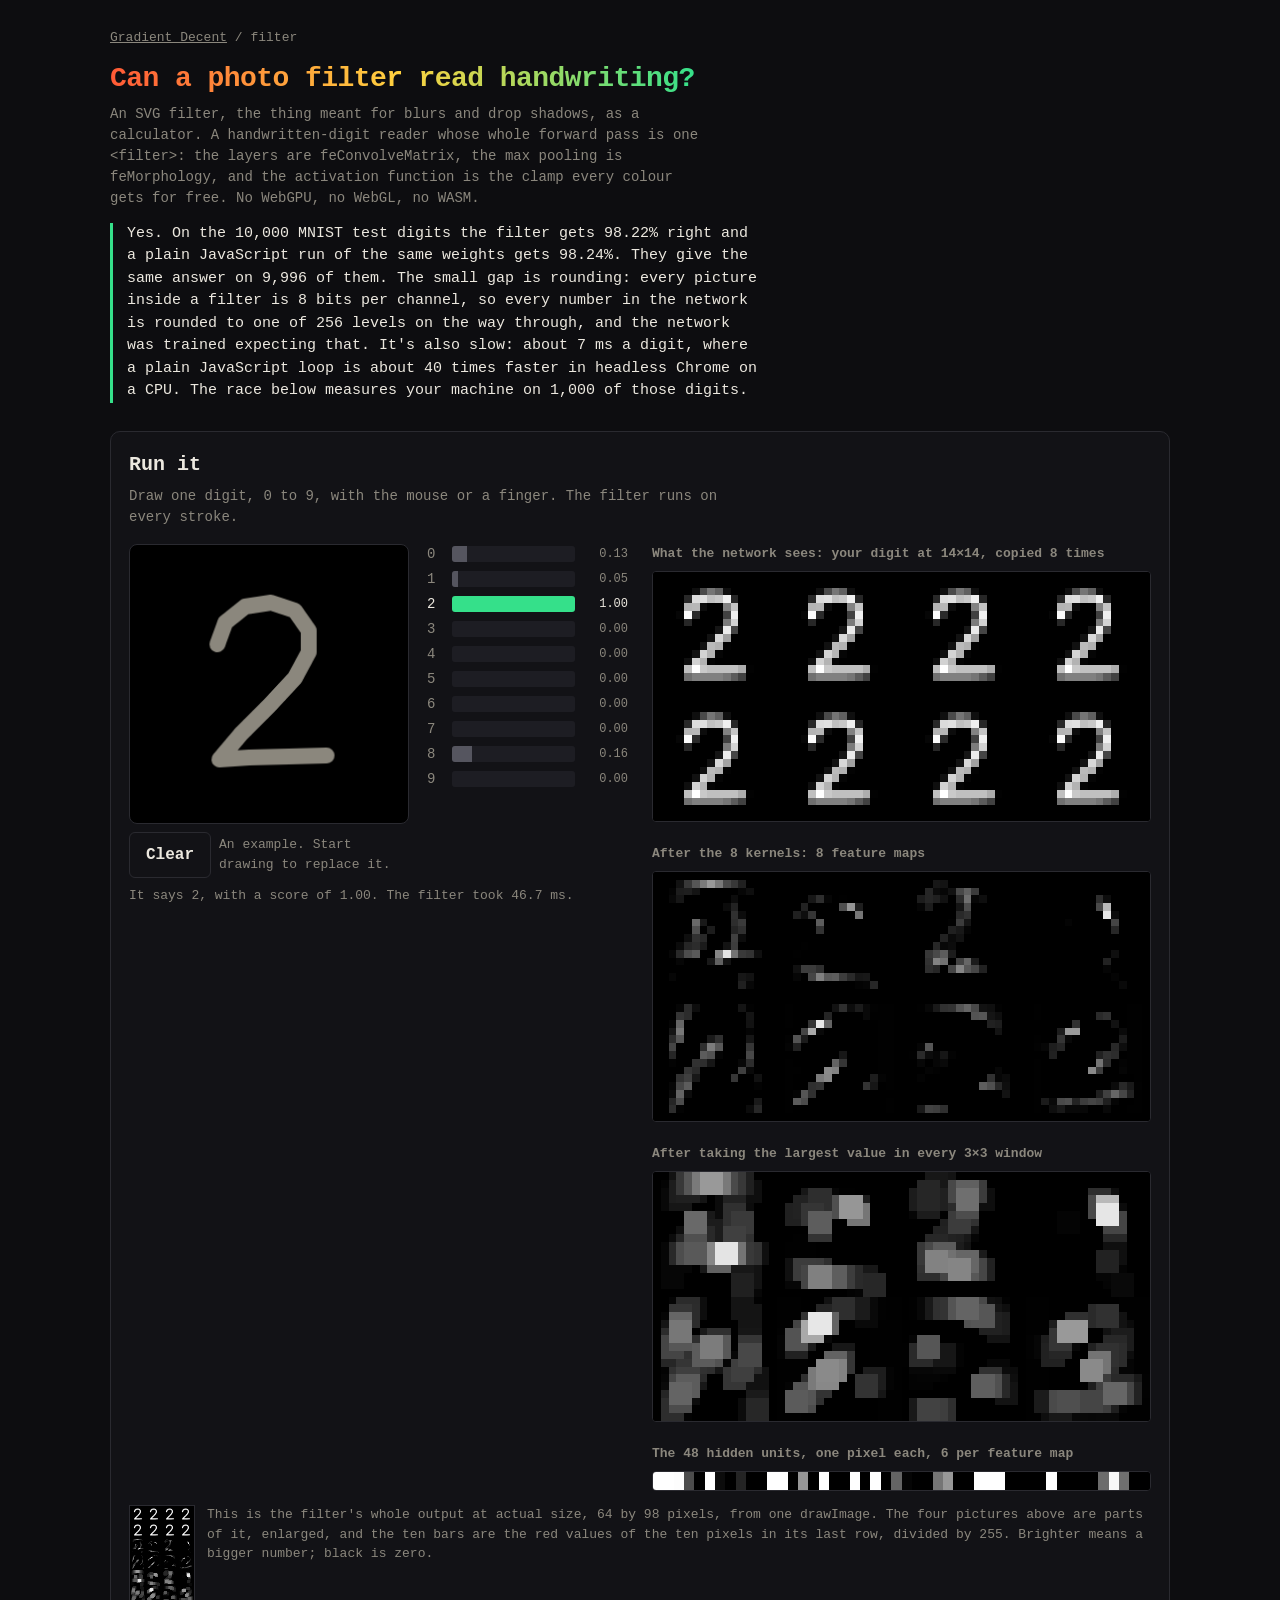
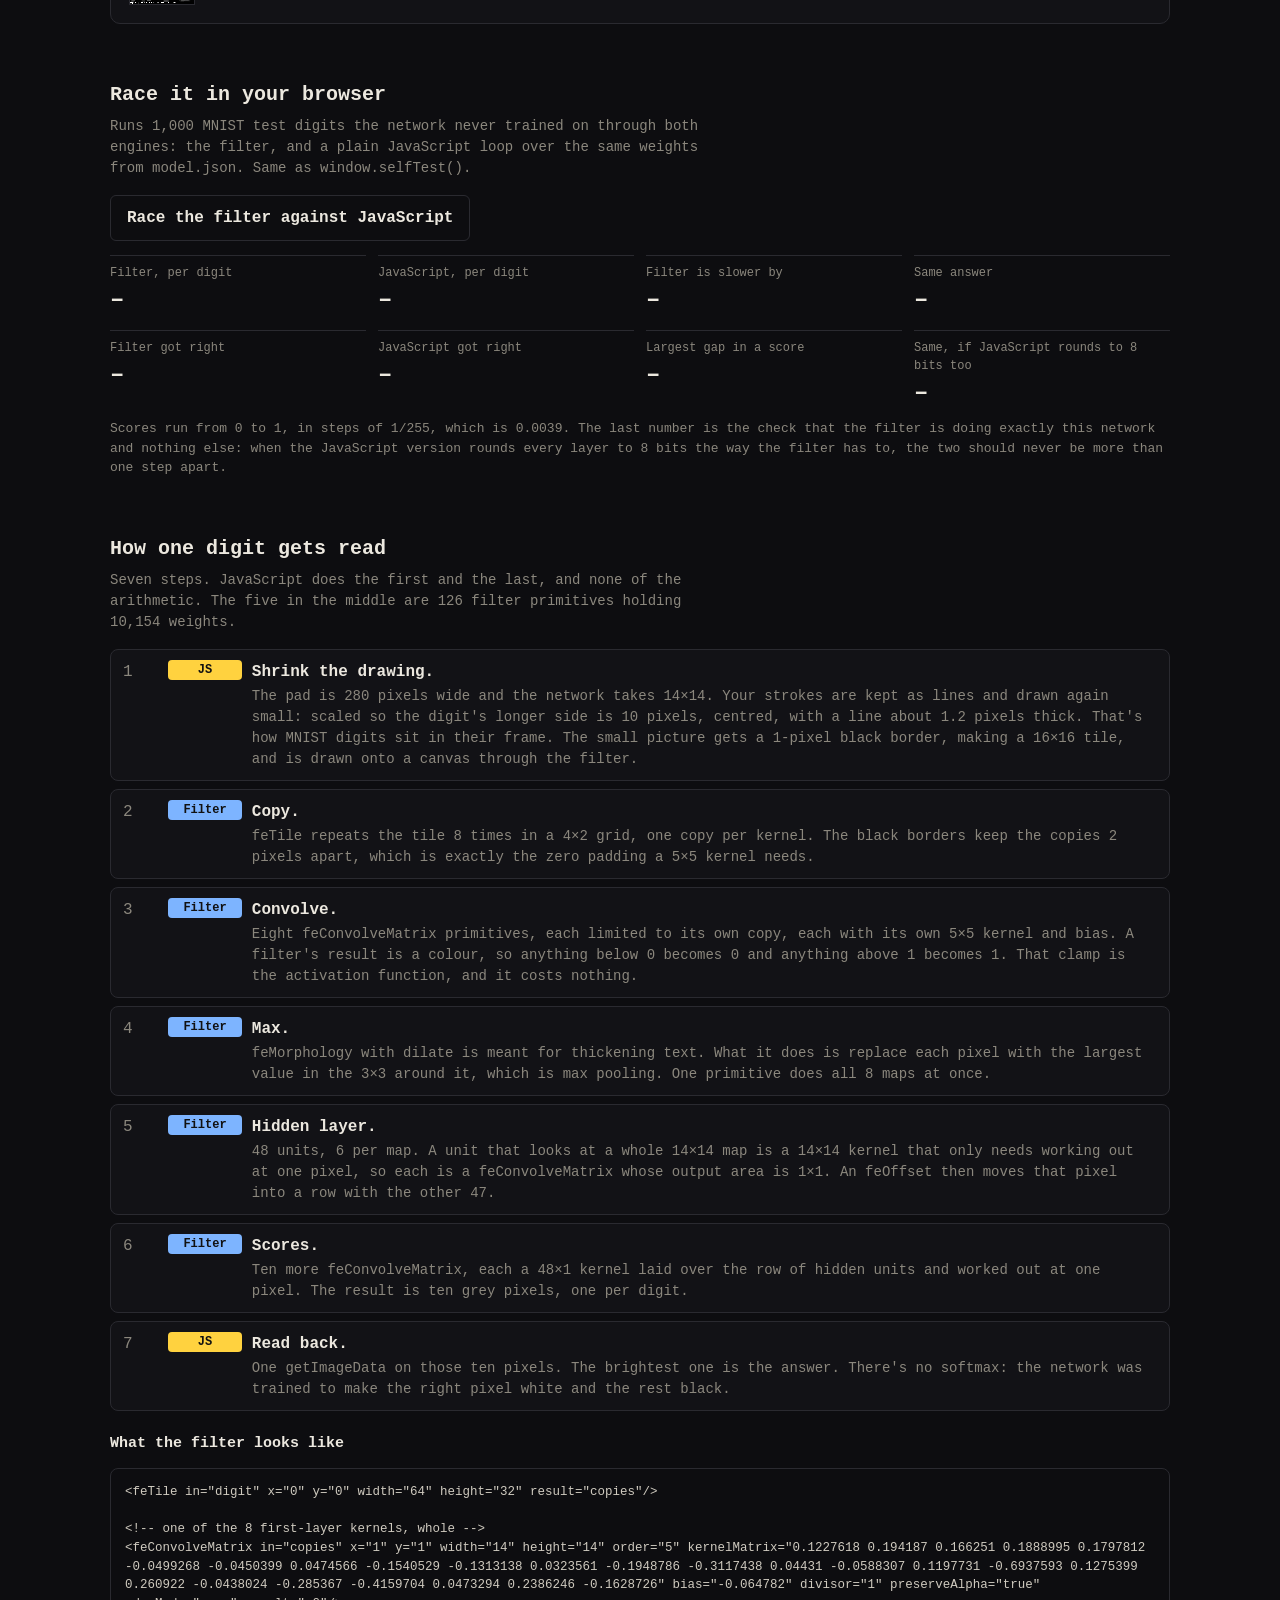
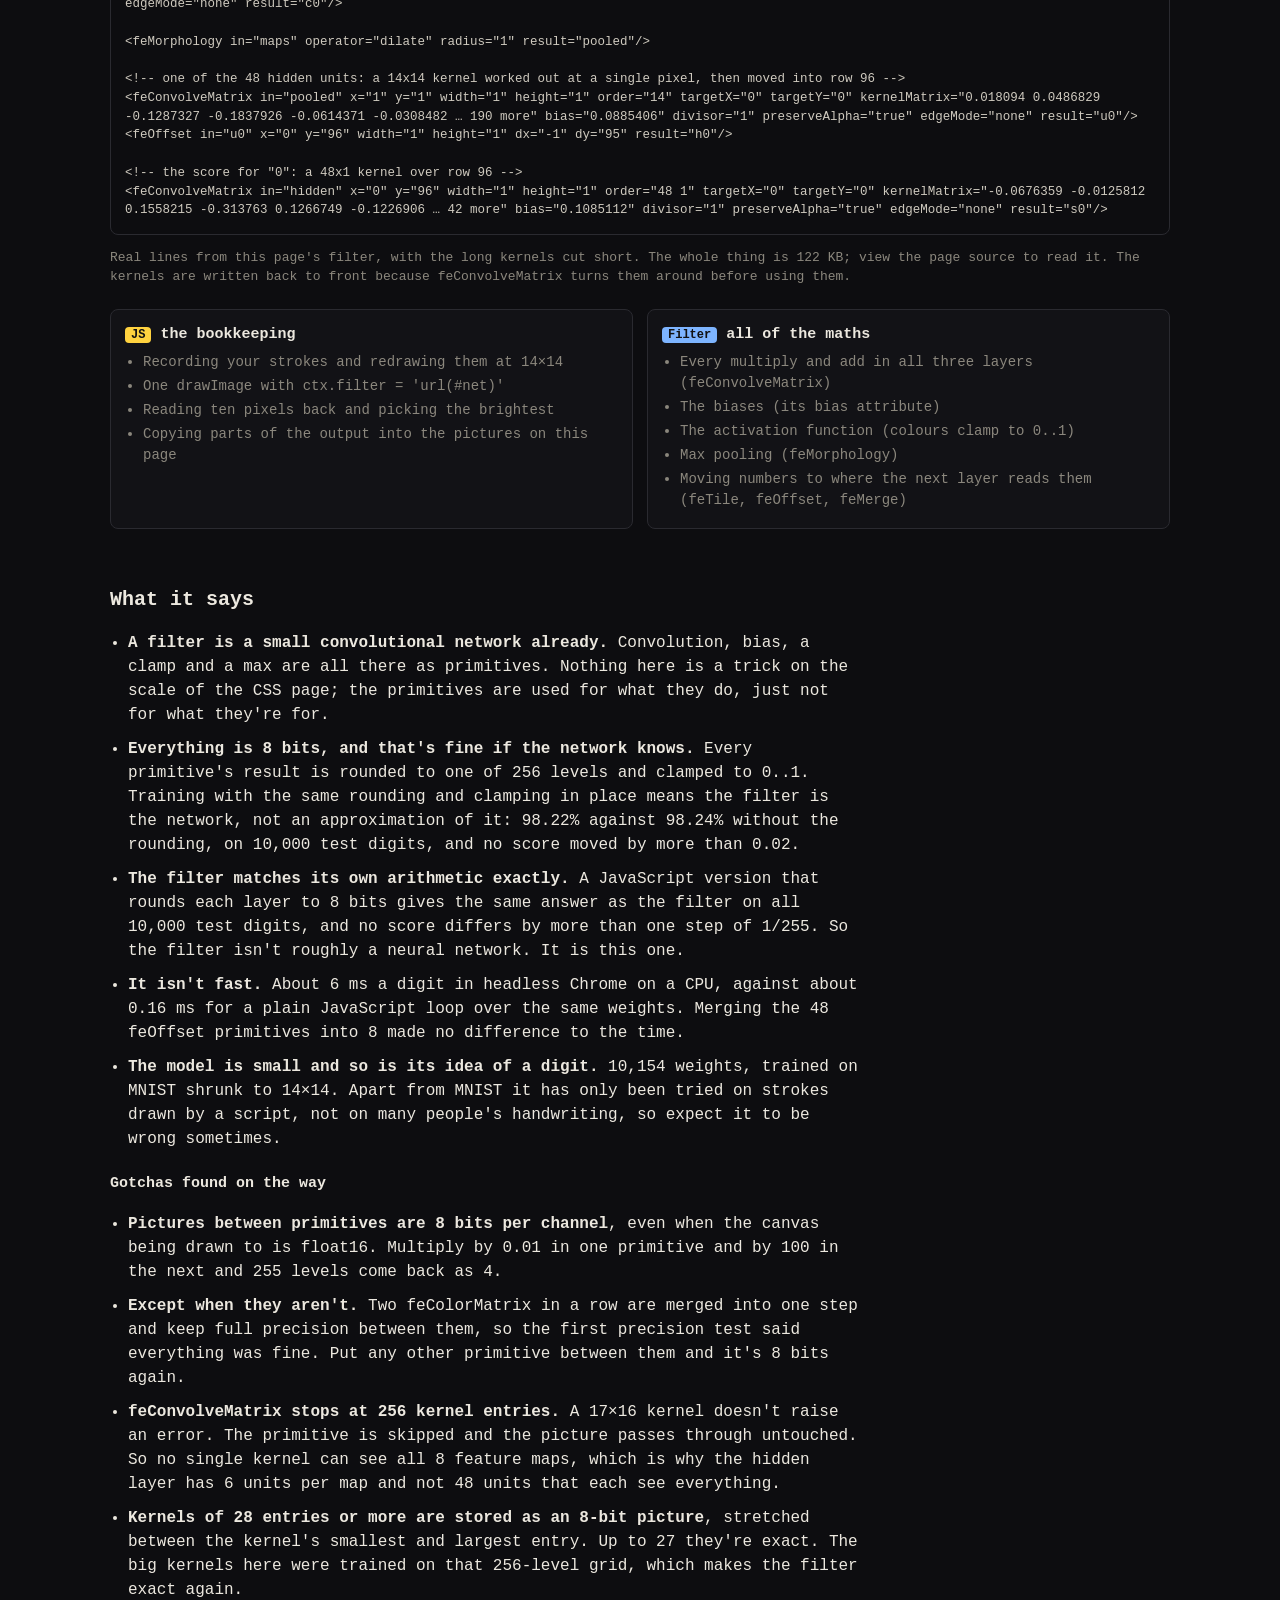
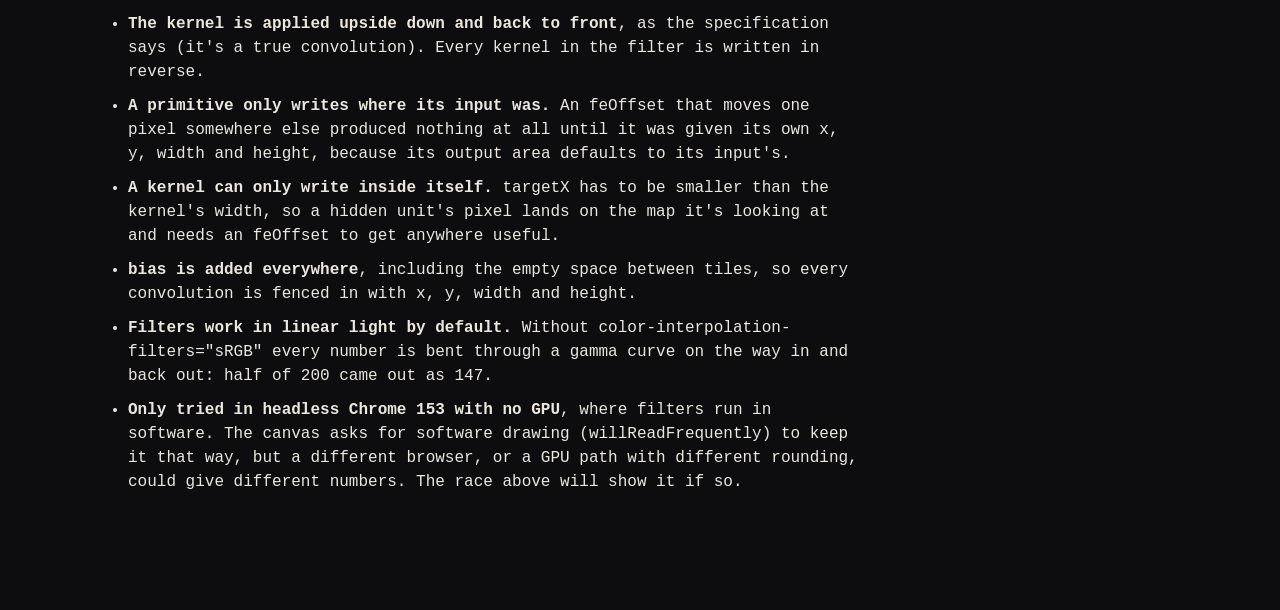
<file: filter/index.html>
<!doctype html>
<!--
  Gradient Decent / filter

  A handwritten-digit classifier whose whole forward pass is one SVG <filter>.
  This file is a template: tools/compile_filter.py fills in the placeholders and writes filter/index.html.

    FILTER   the generated <filter id="net">, inside the hidden <svg> at the top of <body>
    EXCERPT  a few real lines of it, shortened, shown on the page
    META     sizes, in the script
  (FILTER and EXCERPT are the name in an HTML comment, META in a JavaScript comment.)

  Who does what:
    Filter  every multiply, add, bias, clamp and max in all three layers
    JS      turns your strokes into a 14x14 picture, draws it through the filter, reads ten pixels back
-->
<html lang="en">
  <head>
    <meta charset="utf-8" />
    <meta name="viewport" content="width=device-width, initial-scale=1" />
    <title>Filter · Gradient Decent</title>
    <meta
      name="description"
      content="A handwritten-digit classifier whose whole forward pass is one SVG filter: convolutions are feConvolveMatrix, max pooling is feMorphology, and the clamp on every colour is the activation function."
    />
    <link rel="stylesheet" href="../lib/page.css?v=6" />
    <style>
      .tag.filter {
        background: #7db4ff;
      }

      /* The drawing pad and the ten bars sit side by side, and stack when there's no room. */
      .draw {
        display: flex;
        flex-wrap: wrap;
        gap: 18px;
        align-items: flex-start;
      }
      .padwrap {
        flex: 0 1 280px;
        min-width: 200px;
      }
      #pad {
        display: block;
        width: 100%;
        aspect-ratio: 1;
        background: #000;
        border: 1px solid var(--line);
        border-radius: 8px;
        touch-action: none;
        cursor: crosshair;
      }
      .padwrap .row {
        display: flex;
        gap: 8px;
        align-items: center;
        margin-top: 8px;
      }
      .padwrap .row span {
        color: var(--dim);
        font-size: 13px;
      }
      #bars {
        flex: 1 1 180px;
        min-width: 0;
        display: grid;
        gap: 4px;
        align-content: start;
      }
      .bar {
        display: grid;
        grid-template-columns: 1.2em minmax(0, 1fr) 3.2em;
        gap: 8px;
        align-items: center;
        font-size: 14px;
        color: var(--dim);
      }
      .bar i {
        display: block;
        height: 16px;
        background: #1d1d23;
        border-radius: 3px;
        overflow: hidden;
      }
      .bar i b {
        display: block;
        height: 100%;
        width: 0;
        background: #55555f;
      }
      .bar em {
        font-style: normal;
        font-variant-numeric: tabular-nums;
        text-align: right;
        font-size: 12px;
      }
      .bar.top {
        color: var(--fg);
      }
      .bar.top i b {
        background: var(--cool);
      }

      /* The stages: crops of the filter's one output picture, enlarged with hard pixel edges. */
      .stage canvas {
        display: block;
        width: 100%;
        height: auto;
        image-rendering: pixelated;
        background: #000;
        border: 1px solid var(--line);
        border-radius: 4px;
      }
      .stage h2:first-child {
        margin-top: 0;
      }
      #s-hid {
        height: 20px;
      }
      .actual {
        display: flex;
        gap: 12px;
        align-items: flex-start;
        margin-top: 14px;
      }
      .actual canvas {
        flex: none;
        border: 1px solid var(--line);
        image-rendering: pixelated;
      }
      .actual p {
        margin: 0;
      }
    </style>
  </head>
  <body>
    <!-- The network. Nothing in here is drawn on its own: the script points a canvas at it with ctx.filter = 'url(#net)'. -->
    <svg width="0" height="0" style="position: absolute" aria-hidden="true">
      <filter id="net" filterUnits="userSpaceOnUse" x="0" y="0" width="64" height="98" color-interpolation-filters="sRGB">
<!-- opaque black to build on, so alpha is 1 everywhere -->
<feFlood flood-color="#000" result="black"/>
<!-- the 16x16 input picture, copied into all 8 tiles -->
<feOffset in="SourceGraphic" x="0" y="0" width="16" height="16" result="digit"/>
<feTile in="digit" x="0" y="0" width="64" height="32" result="copies"/>
<!-- layer 1: one 5x5 kernel and bias per tile. Results below 0 or above 1 are clamped: the activation -->
<feConvolveMatrix in="copies" x="1" y="1" width="14" height="14" order="5" kernelMatrix="0.1227618 0.194187 0.166251 0.1888995 0.1797812 -0.0499268 -0.0450399 0.0474566 -0.1540529 -0.1313138 0.0323561 -0.1948786 -0.3117438 0.04431 -0.0588307 0.1197731 -0.6937593 0.1275399 0.260922 -0.0438024 -0.285367 -0.4159704 0.0473294 0.2386246 -0.1628726" bias="-0.064782" divisor="1" preserveAlpha="true" edgeMode="none" result="c0"/>
<feConvolveMatrix in="copies" x="17" y="1" width="14" height="14" order="5" kernelMatrix="0.073891 -0.0974664 -0.0655454 0.0363441 -0.0048711 -0.1446953 -0.0736874 -0.2699205 -0.3263002 -0.205818 0.2269899 0.2667218 0.3356672 -0.1774348 -0.5789396 -0.0373651 -0.1254989 0.2411282 0.5275602 -0.239251 -0.0912365 -0.0253452 -0.3552543 0.1873976 0.0297977" bias="-0.0434144" divisor="1" preserveAlpha="true" edgeMode="none" result="c1"/>
<feConvolveMatrix in="copies" x="33" y="1" width="14" height="14" order="5" kernelMatrix="0.2566424 0.1247756 -0.0156802 -0.1368125 -0.2378136 0.1887911 0.0230497 0.1300383 0.2645638 0.0375288 0.0990159 0.2290234 -0.0978484 0.0314456 0.166813 0.1215406 -0.0586127 -0.1606558 0.0596387 0.0389956 0.0330749 -0.1479463 0.1013321 -0.0011154 -0.0225376" bias="-0.2948938" divisor="1" preserveAlpha="true" edgeMode="none" result="c2"/>
<feConvolveMatrix in="copies" x="49" y="1" width="14" height="14" order="5" kernelMatrix="-0.0229996 -0.1245638 0.1600214 0.1108977 -0.041981 -0.2210581 0.0464503 0.3019499 -0.1676081 0.0502864 -0.2385613 -0.0442871 0.299206 0.0301059 -0.0736339 -0.1161853 -0.3516202 0.1071826 0.3986415 -0.2589175 -0.0239341 -0.1428931 -0.3902112 0.1527629 0.1843074" bias="-0.2140427" divisor="1" preserveAlpha="true" edgeMode="none" result="c3"/>
<feConvolveMatrix in="copies" x="1" y="17" width="14" height="14" order="5" kernelMatrix="-0.0141199 0.2298124 -0.189686 -0.1279683 0.1121717 0.0461659 0.1387853 -0.1805686 -0.2508411 -0.0101788 0.0206322 0.1886452 -0.3639115 -0.3845731 -0.120575 0.1820063 -0.093082 -0.7085674 -0.3290836 0.2138014 0.1374414 -0.226798 -0.1954506 -0.0845304 0.1553358" bias="-0.0079804" divisor="1" preserveAlpha="true" edgeMode="none" result="c4"/>
<feConvolveMatrix in="copies" x="17" y="17" width="14" height="14" order="5" kernelMatrix="-0.034323 0.0586887 -0.1256969 0.145238 0.0166056 -0.235527 -0.2869 0.183175 0.166436 -0.0999802 0.119376 0.1518309 0.1247669 -0.1515127 -0.3353432 0.4352665 0.1866322 -0.2788621 -0.3032432 -0.2752698 -0.4638629 -0.465541 -0.4654006 -0.2243437 -0.2360222" bias="0.0045591" divisor="1" preserveAlpha="true" edgeMode="none" result="c5"/>
<feConvolveMatrix in="copies" x="33" y="17" width="14" height="14" order="5" kernelMatrix="0.0225176 0.0975623 0.1725318 -0.0365057 0.0644278 -0.0963726 -0.075779 0.1452412 0.1495322 0.0543806 -0.2149311 -0.4768494 -0.8657101 -0.2928691 0.0932898 -0.0832186 0.3219149 -0.0144566 -0.3598195 -0.6658267 0.1812304 -0.0305994 0.0263507 0.1219749 0.1002657" bias="-0.0008478" divisor="1" preserveAlpha="true" edgeMode="none" result="c6"/>
<feConvolveMatrix in="copies" x="49" y="17" width="14" height="14" order="5" kernelMatrix="-0.5274999 -0.1446048 -0.1414943 -0.2458812 -0.3057359 -0.4357629 -0.228399 -0.0577423 0.2024189 0.2531944 -0.034315 -0.1885051 0.1321614 0.0829498 0.0926726 0.174494 0.1727987 0.0978604 -0.0577255 -0.1512494 -0.2180266 0.1390209 -0.1238649 0.0121855 0.0561076" bias="0.0043612" divisor="1" preserveAlpha="true" edgeMode="none" result="c7"/>
<feMerge result="maps"><feMergeNode in="black"/><feMergeNode in="c0"/><feMergeNode in="c1"/><feMergeNode in="c2"/><feMergeNode in="c3"/><feMergeNode in="c4"/><feMergeNode in="c5"/><feMergeNode in="c6"/><feMergeNode in="c7"/></feMerge>
<!-- max pooling: the largest value in each 3x3 window -->
<feMorphology in="maps" operator="dilate" radius="1" result="pooled"/>
<!-- layer 2: 48 hidden units. Each is a 14x14 kernel over one map, worked out at one pixel, then moved to row 96 -->
<feConvolveMatrix in="pooled" x="1" y="1" width="1" height="1" order="14" targetX="0" targetY="0" kernelMatrix="0.018094 0.0486829 -0.1287327 -0.1837926 -0.0614371 -0.0308482 -0.1684982 -0.3979148 -0.4835637 -0.1562626 0.2505695 0.2811584 0.0609184 -0.0522604 -0.0033182 0.0578596 -0.0583782 0.0333885 0.1190373 0.018094 0.0211529 0.0119762 0.0150351 0.0609184 0.1312729 0.1740973 -0.1501448 -0.1715571 0.1740973 0.0823306 -0.0247304 0.018094 0.1068018 0.0762129 0.1710384 0.2077451 0.1985684 0.1312729 0.0976251 0.0364473 -0.1593215 -0.0155538 0.1526851 0.2413929 0.2536285 0.1740973 0.0976251 0.0700952 0.1740973 0.2964529 0.2811584 0.0517418 -0.0522604 0.1343317 -0.0308482 0.0976251 0.0884484 0.100684 0.1190373 0.2903351 0.1802151 0.1312729 0.0792718 0.1863329 0.0670362 -0.0063771 0.238334 0.1588028 0.0976251 0.2352751 0.0548007 0.1496262 0.1435085 0.1802151 0.1343317 0.0792718 0.0425651 0.1496262 0.0272706 0.0303296 0.073154 0.0517418 0.0548007 0.1373906 0.1129195 0.1068018 0.0548007 0.1404495 -0.0492015 0.0333885 0.0670362 0.0517418 -0.0736727 -0.0553193 -0.0767315 -0.0430838 0.0517418 0.1129195 0.0303296 0.0089173 -0.0828493 -0.009436 -0.119556 0.0395062 -0.0124949 -0.0155538 -0.0033182 -0.064496 -0.0400248 -0.0277893 -0.0889671 0.0333885 -0.1103793 -0.0706138 -0.0797904 -0.1348504 -0.2388526 -0.1103793 -0.1899104 -0.0583782 -0.0063771 0.0089173 0.0211529 -0.1287327 -0.3000304 -0.1287327 -0.2082637 -0.3275604 -0.2296759 -0.2113226 -0.174616 -0.1960282 -0.0492015 0.0150351 -0.1409682 -0.0277893 -0.0186127 -0.064496 -0.0247304 -0.0675549 -0.2449704 -0.1990871 -0.2327348 -0.1562626 -0.1348504 -0.1103793 -0.1012026 -0.0430838 0.0211529 0.1955095 0.1190373 -0.0339071 -0.0553193 0.0333885 -0.1593215 -0.1715571 -0.1348504 -0.0950848 -0.0706138 0.0150351 -0.0828493 -0.0002593 -0.0492015 0.0303296 -0.036966 0.0364473 0.0700952 0.018094 -0.0675549 -0.1134382 -0.1348504 -0.1042615 -0.1440271 -0.0950848 -0.0339071 -0.0736727 -0.0247304 0.0027996 0.0211529 -0.1042615 -0.0583782 -0.0522604 -0.0736727 -0.0583782 -0.0583782 -0.1042615 -0.0033182 -0.0063771 -0.092026 -0.0706138 0.0027996 -0.092026 0.0150351 0.0303296 -0.0614371 0.0211529" bias="0.0885406" divisor="1" preserveAlpha="true" edgeMode="none" result="u0"/>
<feOffset in="u0" x="0" y="96" width="1" height="1" dx="-1" dy="95" result="h0"/>
<feConvolveMatrix in="pooled" x="2" y="1" width="1" height="1" order="14" targetX="1" targetY="0" kernelMatrix="0.0533952 0.0376427 0.0494571 0.0455189 0.104591 0.0297664 -0.1395733 -0.1238208 -0.3522325 -0.5648916 -0.5845823 -0.4073663 -0.2616554 -0.1435114 0.0927765 0.0533952 0.1439723 0.1479105 0.136096 0.1557867 0.0179521 -0.1080682 -0.3010367 -0.4625002 -0.3364799 -0.2183359 -0.1671402 -0.1828928 -0.0608106 0.0061376 0.0376427 0.1321579 0.0652096 0.0337046 0.1557867 0.0494571 -0.0647488 -0.1553258 -0.131697 -0.1553258 -0.2065215 -0.1513877 0.1794155 0.1518486 0.1400341 0.0337046 0.0415808 -0.0371819 0.0849003 0.0809622 -0.0647488 0.0140139 0.0100758 -0.0883775 -0.0371819 -0.0529343 0.2069824 0.1715392 0.136096 0.0849003 -0.1553258 0.0297664 0.0140139 0.0730859 0.0849003 0.1557867 0.0061376 -0.0568725 -0.1474496 -0.0686869 0.2187968 0.1439723 0.2778689 0.0218902 -0.0647488 -0.1277589 -0.0883775 -0.0883775 0.104591 0.0179521 -0.2065215 -0.0962538 -0.0608106 0.0533952 0.2306113 0.163663 0.2621163 0.1400341 -0.072625 -0.0056767 -0.1710784 0.0573334 -0.0293055 -0.0450581 -0.0923157 -0.1238208 0.0652096 0.0967147 0.1242816 0.1557867 0.2739307 0.1085291 -0.013553 -0.0765631 -0.1120064 -0.0686869 0.0337046 -0.1553258 -0.1120064 0.0415808 0.3014976 0.3684459 0.077024 0.2818069 0.3172501 0.1203435 -0.0962538 -0.1041301 -0.1474496 -0.100192 -0.2813461 -0.0686869 -0.04112 0.195168 0.4196416 0.4157034 0.1321579 0.0809622 0.163663 0.0927765 -0.0450581 -0.0765631 -0.0883775 -0.1789546 -0.1632021 -0.0844395 0.0218902 0.0337046 0.4078273 0.4157034 0.104591 0.136096 0.0888384 0.0652096 0.0691478 -0.072625 -0.0844395 0.0927765 -0.0529343 0.0573334 -0.0568725 -0.0371819 0.2266731 0.3369408 -0.0056767 0.0415808 0.0612715 0.1597248 0.1006529 0.0927765 0.0691478 0.0533952 0.1124672 0.1164054 0.0809622 0.0494571 0.1518486 0.104591 -0.1277589 0.0533952 0.0415808 0.1794155 0.2148587 0.1754773 0.195168 0.1321579 0.1242816 0.1597248 0.1518486 0.0967147 0.2069824 -0.0332437 0.0612715 0.0455189 0.1439723 0.2030443 0.104591 0.1085291 0.2345494 0.2069824 0.0849003 0.1872918 0.0376427 0.0888384 -0.0174912 -0.0253674" bias="0.1685608" divisor="1" preserveAlpha="true" edgeMode="none" result="u1"/>
<feOffset in="u1" x="1" y="96" width="1" height="1" dx="-1" dy="95" result="h1"/>
<feConvolveMatrix in="pooled" x="3" y="1" width="1" height="1" order="14" targetX="2" targetY="0" kernelMatrix="-0.0960019 -0.0706391 -0.0565486 0.0195398 0.0815378 0.1294452 0.2365326 0.1773528 0.0928101 -0.0030049 -0.1044562 -0.0875476 -0.0903657 0.0054493 -0.1129104 0.0561749 -0.0001869 -0.0903657 0.0026312 -0.0142773 -0.0086411 -0.1467275 -0.2538149 -0.3552661 -0.4257183 -0.1410913 0.0082674 0.0505387 0.0815378 0.058993 0.0026312 -0.1974531 -0.1213647 -0.0311858 -0.0819114 -0.0931838 -0.1805445 -0.2622691 -0.1889988 -0.0762753 0.2928944 0.2280783 0.1660804 -0.0734572 -0.0424582 -0.0340039 -0.005823 0.0026312 0.0054493 -0.0847295 -0.1157285 -0.0340039 -0.0142773 0.2562592 0.2647135 0.2139879 0.1604442 0.0787196 0.0674473 -0.036822 0.0195398 0.1012643 -0.0424582 -0.0565486 -0.1157285 0.027994 0.0871739 -0.0001869 0.1660804 0.1576261 0.0787196 0.0928101 0.1491719 0.0026312 0.058993 0.0082674 -0.0847295 -0.225634 -0.2030893 0.0167217 0.15199 0.0928101 0.1435357 0.0984463 0.2393507 0.154808 0.0646292 0.0195398 -0.0255497 0.0308121 -0.0340039 -0.1720903 -0.101638 0.0533568 -0.0650029 0.1125367 -0.0227316 -0.0396401 0.2844401 0.1294452 0.1914432 0.2252603 0.1745346 0.1717165 0.120991 -0.0170954 0.1294452 0.0871739 -0.0565486 -0.09882 -0.1974531 -0.1270009 0.1970794 0.15199 0.2083517 0.1576261 0.281622 0.1350814 0.216806 0.185807 0.1491719 0.1435357 0.1717165 0.0843558 -0.0170954 -0.0227316 -0.0340039 -0.0480944 -0.1241828 -0.0396401 -0.0086411 0.058993 0.0928101 0.2590773 0.2675316 0.1745346 0.154808 0.0561749 0.1745346 0.0082674 0.0308121 -0.1382732 -0.0283677 -0.1354551 0.0139036 -0.0142773 0.0928101 0.0759015 0.0195398 0.025176 0.0815378 0.1069005 0.0477207 0.0730835 -0.1157285 -0.1044562 -0.1889988 -0.0593667 -0.1241828 -0.0396401 -0.005823 -0.1298189 -0.0593667 -0.0875476 0.0223579 0.1463538 0.0674473 -0.0480944 -0.0790933 -0.1185466 -0.09882 -0.132637 -0.1044562 -0.1185466 -0.0452763 0.1153548 -0.0452763 -0.0762753 -0.0199135 -0.0565486 0.0082674 -0.101638 0.0110855 -0.0537305 -0.0311858 0.0167217 -0.0790933 -0.005823 0.154808 -0.0790933 0.1238091 -0.0170954 -0.0030049 0.0759015 0.1660804 0.0956282" bias="0.2787736" divisor="1" preserveAlpha="true" edgeMode="none" result="u2"/>
<feOffset in="u2" x="2" y="96" width="1" height="1" dx="-1" dy="95" result="h2"/>
<feConvolveMatrix in="pooled" x="4" y="1" width="1" height="1" order="14" targetX="3" targetY="0" kernelMatrix="-0.1108925 -0.2636495 -0.2572845 -0.2381899 -0.3782171 -0.677366 -0.8046634 -1.294758 -1.243839 -1.212015 -0.8874067 -0.2827439 -0.2509196 -0.0981628 -0.040879 -0.2763792 -0.2954738 -0.040879 -0.2318251 -0.2827439 -0.3272982 -0.581893 -0.4673253 -0.2954738 -0.0472437 -0.0026897 -0.2572845 -0.333663 -0.0981628 -0.3400279 -0.1299871 -0.0472437 -0.0663384 -0.0727034 0.0673239 -0.0090545 0.0164049 0.0291346 0.0864184 0.0227698 -0.187271 -0.1618116 -0.0790682 -0.2063656 -0.0472437 0.0291346 -0.0790682 0.0736887 0.0927833 0.3282835 0.0736887 -0.1108925 -0.1618116 -0.3654873 -0.3400279 -0.4100415 -0.0281492 0.0291346 0.1309725 0.0164049 -0.1172575 0.060959 0.0354996 0.0927833 -0.0981628 -0.1427169 -0.1363519 -0.1236222 -0.1490817 0.0036751 0.060959 -0.0663384 0.111878 -0.0154195 -0.0790682 -0.0536087 -0.1108925 0.0864184 -0.1236222 -0.1427169 -0.0790682 -0.040879 0.2137159 0.0736887 0.0673239 0.0291346 0.060959 0.01004 -0.0981628 -0.0217843 -0.0472437 -0.0154195 -0.0790682 -0.0026897 -0.1045277 0.0736887 0.1500672 0.25827 -0.0090545 -0.0599736 -0.0345141 0.0164049 -0.1172575 -0.0217843 0.0291346 0.1627969 0.1373374 -0.0217843 0.25827 0.1627969 0.3028241 0.2264457 0.1246077 0.0991483 -0.040879 -0.1172575 -0.1554466 -0.0472437 0.0036751 0.156432 0.01004 0.0800536 0.1182427 0.1055131 0.1309725 -0.0090545 0.0545942 0.1818916 0.0291346 -0.040879 -0.0790682 -0.0917978 0.0291346 0.060959 0.1309725 0.0927833 0.1373374 0.0227698 0.0736887 -0.1427169 0.0927833 0.0354996 0.0482292 -0.0345141 -0.040879 -0.0345141 0.0864184 0.0673239 0.1182427 0.2009861 0.0673239 -0.0472437 -0.0981628 -0.2827439 -0.1045277 0.0036751 0.0800536 0.060959 0.0991483 0.0164049 0.1246077 0.0545942 0.1691618 0.0291346 0.0927833 -0.085433 -0.1172575 -0.3463928 -0.0281492 0.0673239 0.060959 0.0354996 0.1309725 0.0991483 0.0736887 0.1500672 0.1755266 0.0864184 0.1946213 0.0036751 -0.0790682 -0.2254602 0.0800536 -0.0154195 -0.0217843 -0.085433 0.1373374 0.0354996 0.0800536 0.0545942 0.0418643 -0.0154195 0.0482292 0.0227698 -0.1299871 -0.2318251" bias="0.2232309" divisor="1" preserveAlpha="true" edgeMode="none" result="u3"/>
<feOffset in="u3" x="3" y="96" width="1" height="1" dx="-1" dy="95" result="h3"/>
<feConvolveMatrix in="pooled" x="5" y="1" width="1" height="1" order="14" targetX="4" targetY="0" kernelMatrix="-0.1959541 -0.0953698 0.042272 0.0105085 0.0634477 0.0052146 -0.0133141 -0.206542 -0.2515402 -0.2621281 -0.3309489 -0.2859507 -0.2541872 -0.0556654 -0.2515402 -0.0900759 -0.0927228 -0.0900759 -0.0556654 -0.0397837 -0.0689002 -0.2250707 -0.1536028 -0.082135 0.0528598 0.0131555 -0.1562498 -0.0900759 -0.2171298 -0.0556654 -0.0133141 -0.018608 -0.0159611 -0.0715472 -0.0397837 0.042272 0.0925642 0.1693259 0.2010894 -0.0715472 -0.0715472 -0.3071263 0.0766824 0.0634477 -0.0344897 0.0237433 0.0184494 -0.0953698 0.0290372 0.0687416 0.2752042 0.1825607 0.0952112 -7.93e-05 -0.1641906 -0.267422 -0.0027263 0.0475659 -0.1483089 -0.1562498 -0.1509559 -0.2488933 -0.0291958 -0.0344897 0.1005051 0.1084459 -0.082135 -0.1059576 -0.2303646 -0.3124202 0.0052146 -0.1112515 -0.145662 -0.0556654 -0.1350741 -0.145662 -0.0583124 -0.0397837 0.1163868 -0.0265489 -0.0556654 -0.1033106 -0.264775 -0.2753628 -0.1509559 -0.140368 -0.0503715 0.0369781 0.0740355 -0.0239019 0.0608007 -0.021255 0.0369781 0.0713885 -0.0927228 -0.0953698 -0.1721315 -0.1297802 -0.0239019 -0.1297802 -0.0159611 0.0263903 0.1455034 0.1375625 0.1084459 -0.201248 -0.0291958 -0.0636063 0.0078616 -0.0609593 0.0369781 0.0184494 0.0581537 -0.0609593 0.0475659 0.1455034 0.2513816 0.1560912 0.039625 -7.93e-05 0.044919 0.1825607 0.2407938 0.2063834 -0.0106671 0.0555068 0.1507972 -0.0106671 0.0846233 0.0660946 0.2222651 0.1455034 0.1587381 0.1243277 0.0713885 0.1746199 0.3440251 0.2699103 0.0846233 0.1163868 -0.021255 0.1216807 0.1534442 0.2196181 0.1481503 0.0713885 0.1190338 0.0766824 0.0158024 0.2010894 0.2593225 0.1878546 0.0131555 -0.0053732 0.0475659 0.0502129 0.1216807 0.1825607 -0.0239019 0.0105085 -0.1536028 -0.1033106 -0.018608 -0.0159611 -0.0344897 -0.0291958 -0.140368 -0.2462463 -0.021255 0.0316842 0.0210963 -0.0424306 -0.1006637 -0.1641906 -0.1906602 -0.1483089 -0.1562498 -0.0662532 -0.1377211 -0.0239019 -0.0265489 -0.0503715 0.1084459 0.0660946 0.0290372 -0.0080202 0.0025677 -0.0397837 -0.0371367 -0.021255 -0.0053732 -0.0953698 -0.0874289 -0.3044794 -0.2144828 -0.2859507" bias="0.0430501" divisor="1" preserveAlpha="true" edgeMode="none" result="u4"/>
<feOffset in="u4" x="4" y="96" width="1" height="1" dx="-1" dy="95" result="h4"/>
<feConvolveMatrix in="pooled" x="6" y="1" width="1" height="1" order="14" targetX="5" targetY="0" kernelMatrix="-0.1062945 -0.2276116 -0.0496798 -0.001153 -0.0173286 -0.0362002 0.0338942 -0.0388961 -0.1979564 -0.127862 -0.0496798 -0.1251661 -0.3165776 -0.0793352 -0.2518751 -0.170997 -0.1979564 -0.1898685 -0.1224701 -0.0119368 -0.0523758 -0.0496798 0.082421 0.0662454 0.001543 0.0123267 -0.0362002 -0.0631595 -0.0685514 -0.0254164 -0.0550717 -0.0308083 -0.1009026 -0.1116864 -0.1790848 -0.0604636 0.1039885 0.0123267 0.1848666 0.085117 -0.1170782 -0.2276116 0.0285023 0.1498195 0.0123267 -0.0146327 -0.0685514 -0.2087401 -0.0685514 -0.0362002 0.1471235 0.1606032 0.1929545 0.0635495 -0.0631595 -0.1548214 0.211826 0.1902585 0.0365901 0.039286 -0.0200245 -0.0955108 -0.041592 0.1713869 0.3223594 0.1120763 0.2199138 0.0932048 0.1012926 -0.340841 0.1579072 0.1336438 0.1902585 0.1417316 0.0689414 0.0581576 0.0985967 0.3304472 0.3466228 0.1740828 0.1740828 0.3331431 0.1363398 -0.084727 0.2172178 0.211826 0.2064341 0.2522651 0.2064341 0.1498195 0.1309479 0.2927041 0.2064341 0.0500698 0.1120763 0.1767788 0.2603528 -0.0254164 0.211826 0.2010423 0.2333935 0.1659951 0.1228601 0.0311982 -0.0362002 0.1012926 0.0581576 0.0123267 0.0716373 0.0581576 0.1174682 -0.0200245 0.1956503 0.0797251 0.0096307 0.0689414 -0.1143823 -0.0901189 -0.0388961 0.0311982 0.0608535 -0.0146327 0.0689414 0.0985967 -0.0038489 -0.0388961 -0.0388961 -0.1521254 -0.0766392 -0.0577677 -0.0901189 -0.0335042 0.0042389 -0.0712473 -0.0362002 0.0905088 0.1228601 0.1228601 0.001543 0.0446779 -0.1629092 -0.2006523 -0.1170782 -0.0685514 -0.0685514 -0.0227205 0.0042389 -0.0119368 0.0096307 0.0770292 0.1713869 0.1417316 -0.0388961 -0.084727 -0.0739433 -0.1116864 -0.0442879 0.039286 -0.0469839 0.041982 0.0635495 0.041982 0.0231104 0.0635495 0.0204145 -0.0604636 -0.1170782 -0.1952604 -0.1035986 -0.0227205 0.0096307 -0.0712473 -0.0874229 -0.0092408 -0.0227205 -0.1116864 0.001543 -0.0874229 -0.0604636 -0.0523758 0.0635495 0.128252 0.0365901 -0.0631595 0.0770292 -0.0766392 -0.0523758 -0.1817807 0.0150226 -0.0901189 -0.1009026 -0.0766392 -0.0631595 0.0365901 0.1363398 0.2522651" bias="0.0911519" divisor="1" preserveAlpha="true" edgeMode="none" result="u5"/>
<feOffset in="u5" x="5" y="96" width="1" height="1" dx="-1" dy="95" result="h5"/>
<feConvolveMatrix in="pooled" x="17" y="1" width="1" height="1" order="14" targetX="0" targetY="0" kernelMatrix="0.0283931 0.1401581 0.1029031 -0.0059962 0.0513192 0.0685138 -0.0059962 -0.0604458 -0.0260566 0.0828427 0.128695 0.0341246 -0.1292243 -0.0977008 0.1401581 0.1372923 0.0885742 0.0455877 0.01693 -0.0719089 0.0570508 0.0599165 0.0283931 0.0255273 0.1000373 -0.0661774 -0.0661774 -0.1062981 0.01693 0.203205 0.054185 0.0713796 0.0054669 -0.0375196 0.0427219 0.1057689 0.0140642 0.0026011 0.0341246 0.0828427 0.1602185 -0.0575801 0.2118024 0.0312589 0.1458896 -0.0031304 -0.0117277 -0.0575801 -0.0633116 -0.0518485 0.0742454 0.054185 0.0283931 0.0197957 0.0398561 0.1315608 0.0026011 -0.0260566 -0.0059962 -0.1091639 -0.0346539 -0.120627 -0.1234928 -0.0661774 0.0111984 0.1057689 0.0283931 0.0885742 0.1888762 -0.0145935 -0.0346539 -0.1693451 -0.0174593 -0.083372 -0.1091639 -0.2467209 -0.1865397 -0.1120297 -0.0031304 0.1372923 0.1200977 0.0570508 0.1487554 0.0369904 0.1917419 0.0570508 -0.0346539 0.0054669 -0.1320901 0.0713796 0.0484535 -0.0575801 0.1344265 0.0197957 0.228997 0.1860105 0.1372923 -0.1034324 0.2863124 0.1401581 -0.0002646 -0.0776404 -0.0117277 0.054185 0.128695 0.0971715 0.2777151 0.3350305 0.2060708 0.1573527 0.0971715 -0.1865397 0.3493593 0.1659501 0.0713796 -0.0518485 -0.0891035 -0.008862 0.0197957 0.1200977 0.1659501 0.1057689 0.1315608 -0.1177612 -0.195137 -0.2610497 0.3493593 0.1057689 -0.008862 -0.0317881 -0.0776404 -0.0289223 0.0828427 0.0484535 0.0255273 0.0283931 -0.0977008 -0.2037343 -0.2553182 -0.2352578 0.1745473 0.0341246 -0.1349558 -0.0977008 -0.0805062 -0.0633116 -0.1062981 -0.0346539 -0.0719089 -0.1550162 -0.2524524 -0.3814121 -0.3785463 -0.1636135 0.0742454 0.0685138 -0.0575801 0.0197957 -0.0117277 -0.0575801 -0.1062981 0.054185 -0.0604458 -0.1550162 -0.1636135 -0.2553182 -0.1750766 -0.2553182 -0.008862 0.0312589 -0.0518485 -0.1177612 -0.1005666 -0.2123317 -0.083372 -0.1263585 -0.083372 -0.0231908 -0.0289223 -0.1492847 -0.1005666 -0.0231908 -0.0289223 -0.0747747 -0.0661774 -0.008862 -0.0862378 -0.2381236 -0.1636135 -0.1636135 -0.1894055 -0.0231908 -0.120627 -0.1406874 -0.1148955 -0.0432512" bias="0.0741034" divisor="1" preserveAlpha="true" edgeMode="none" result="u6"/>
<feOffset in="u6" x="6" y="96" width="1" height="1" dx="-11" dy="95" result="h6"/>
<feConvolveMatrix in="pooled" x="18" y="1" width="1" height="1" order="14" targetX="1" targetY="0" kernelMatrix="-0.0896675 -0.0468241 -0.1068049 -0.0182618 -0.1039487 -0.0468241 0.0074442 0.0188691 0.1102684 0.004588 0.0017318 -0.1325109 -0.0239743 0.0131567 -0.0639615 -0.1153736 -0.1782106 -0.0154056 -0.0439679 -0.0011245 0.0845624 0.0588563 0.1588242 0.0245816 0.093131 0.0274378 0.0474314 0.0445752 -0.09538 -0.1296547 -0.0525366 -0.0382554 0.0217254 0.0445752 -0.0182618 0.004588 -0.1096611 -0.0868113 0.0131567 -0.0525366 0.0588563 -0.0296867 0.1188371 0.0560001 0.0160129 0.0817061 0.0331503 -0.0096931 -0.0296867 -0.0782426 -0.0810989 -0.0068369 -0.1810668 -0.0982362 0.0417189 -0.0125494 0.0188691 0.1445431 0.0074442 -0.0696739 -0.0096931 -0.0468241 -0.0639615 -0.0068369 -0.0525366 -0.0782426 -0.0753864 -0.0296867 -0.0068369 -0.0782426 0.1473994 0.0959872 -0.0125494 0.0217254 -0.0753864 0.0131567 0.0788499 0.0759937 0.1188371 0.0531439 0.0474314 0.1045559 0.0474314 -0.1267985 -0.0182618 0.0531439 -0.0868113 -0.0382554 0.0274378 0.1531118 0.2387986 0.3130606 0.2787858 0.2273737 0.2102364 0.1731054 0.0702812 -0.1010924 0.0388627 -0.0439679 0.0788499 -0.1039487 -0.0239743 0.1473994 0.1702492 0.130262 0.0445752 0.1873865 0.0959872 0.130262 -0.0725302 -0.1410796 -0.0839551 0.0331503 0.0874186 -0.0810989 -0.1410796 -0.058249 0.1074122 0.0731375 0.0731375 -0.0125494 0.0360065 -0.0982362 -0.24676 -0.2067728 -0.0154056 0.0103004 -0.0154056 0.1102684 -0.0668177 -0.1553608 -0.0982362 -0.0810989 -0.0611053 -0.1667857 -0.1610732 -0.2439038 -0.3895714 -0.1296547 0.0502876 0.0845624 0.030294 0.0188691 -0.0553928 -0.0982362 -0.183923 -0.2010604 -0.2267664 -0.1810668 -0.2496163 -0.3124533 -0.4152775 -0.183923 0.0588563 0.1045559 0.0103004 0.030294 -0.0382554 -0.0239743 -0.1353672 -0.0753864 -0.1296547 -0.0753864 -0.1667857 -0.2381914 -0.2638974 -0.0925238 -0.0211181 0.0845624 -0.0011245 0.004588 -0.0496803 -0.1553608 -0.1696419 -0.0411116 0.0217254 -0.1782106 -0.1353672 -0.1496483 -0.1410796 -0.0696739 0.0217254 0.0874186 -0.0239743 -0.0011245 -0.0696739 0.0845624 -0.0668177 0.030294 -0.0639615 -0.0868113 -0.1496483 -0.058249 -0.0725302 0.0017318" bias="0.0217735" divisor="1" preserveAlpha="true" edgeMode="none" result="u7"/>
<feOffset in="u7" x="7" y="96" width="1" height="1" dx="-11" dy="95" result="h7"/>
<feConvolveMatrix in="pooled" x="19" y="1" width="1" height="1" order="14" targetX="2" targetY="0" kernelMatrix="0.1446241 0.2407202 0.1989393 0.1676036 0.1508913 0.1508913 0.092398 0.0986651 -0.0997942 0.0276376 0.0046581 -0.0517461 -0.1749998 -0.0809928 0.0986651 0.0965761 0.0903089 0.0234595 -0.1248627 -0.0371228 -0.1896231 -0.1415751 -0.0538352 -0.0162324 0.0986651 0.048528 -0.0078762 -0.0266776 -0.0475681 -0.0183214 -0.0204105 -0.1269518 -0.2376712 -0.2460274 -0.2021574 -0.1227737 -0.0266776 -0.0141433 -0.0329448 0.046439 0.0422609 -0.0768147 -0.0726366 -0.0350338 -0.0851709 -0.0392119 -0.1499313 -0.2230479 -0.0371228 0.048528 0.0380828 0.0840418 0.0589732 -0.0371228 -0.0642804 -0.089349 -0.0621914 -0.0559243 0.0965761 -0.0684585 -0.0350338 -0.0057871 0.002569 0.1091103 0.2678778 0.2240078 0.1738708 0.1111994 0.0151033 -0.0517461 -0.0830818 -0.0308557 -0.0287666 -0.0350338 0.002569 0.0631513 0.1592474 0.2636997 0.230275 0.2866792 0.1508913 0.0443499 0.0109252 -0.0057871 -0.0329448 0.0192814 0.0735966 -0.0224995 0.0171923 0.0652404 0.1070213 0.1989393 0.2636997 0.2114736 0.1822269 0.0130142 0.1300008 0.0882199 -0.0872599 0.0255485 0.0756856 -0.1269518 -0.0642804 -0.0036981 -0.0747256 0.002569 0.0840418 0.1300008 -0.0747256 0.1111994 0.0234595 0.1216446 -0.2084246 -0.1227737 -0.0496571 -0.089349 -0.1206847 -0.089349 -0.0204105 -0.0120543 0.0861308 -0.0162324 0.0234595 -0.0517461 0.092398 0.1592474 -0.1645546 -0.1081504 -0.0997942 -0.0496571 -0.0266776 -0.0287666 -0.1729108 -0.1541094 -0.0789037 0.0151033 0.1467132 -0.0392119 0.048528 0.0401718 -0.0496571 -0.0956161 -0.0057871 -0.0245886 0.0527061 -0.0496571 -0.1102394 -0.0559243 0.0318157 0.0234595 0.0589732 0.1738708 0.1028432 -0.0036981 -0.089349 -0.0162324 -0.0224995 -0.0413009 -0.0266776 0.0192814 0.094487 0.0527061 -0.0224995 0.0882199 0.1279118 0.1780489 -0.0371228 0.1195556 -0.0621914 0.0318157 0.0213704 0.0297266 0.0756856 0.046439 0.0151033 0.0840418 0.0276376 0.1300008 0.0151033 0.0130142 0.0380828 0.0255485 -0.0726366 0.002569 0.0694185 0.0819528 0.0819528 -0.0016091 0.0777747 -0.0183214 0.0506171 0.1425351 0.0986651 -0.045479 0.0192814 0.0046581" bias="0.2453977" divisor="1" preserveAlpha="true" edgeMode="none" result="u8"/>
<feOffset in="u8" x="8" y="96" width="1" height="1" dx="-11" dy="95" result="h8"/>
<feConvolveMatrix in="pooled" x="20" y="1" width="1" height="1" order="14" targetX="3" targetY="0" kernelMatrix="-0.1153837 -0.3124008 -0.4137239 -0.3377316 -0.4165384 -0.3321025 -0.1998196 -0.149158 0.1210369 0.2026583 0.1885856 0.1773275 0.2364327 0.0985206 -0.1716743 -0.3264734 -0.4812726 -0.3996513 -0.3152153 -0.2223358 -0.0759802 -0.0168751 -0.0028024 0.0816335 0.1548113 0.1463677 0.1294805 0.0028266 -0.2786264 -0.3264734 -0.3321025 -0.377135 -0.2476666 -0.0393913 0.0563027 0.0309719 0.0450446 0.084448 0.0253429 0.1576258 0.0534882 -0.0731657 -0.3039572 -0.3546188 -0.3349171 -0.2364085 -0.2955136 -0.0675367 0.0450446 0.1294805 0.1238514 0.0928916 0.0366009 0.1322951 0.0478591 -0.1322708 -0.1773033 -0.2589247 -0.2729974 -0.1041256 -0.0309477 -0.0703512 -0.0084315 -0.0309477 0.0056412 -0.005617 0.0900771 0.0788189 0.0225284 0.0197138 -0.191376 -0.0816093 0.0112702 0.1210369 0.0703754 -0.0168751 -0.0281332 0.0225284 0.0816335 0.180142 0.1548113 0.1069643 0.1182224 0.1041497 0.0028266 -0.0168751 -0.0168751 0.1829566 0.1857711 -0.0281332 -0.0393913 0.0647463 0.1013352 0.126666 0.0197138 0.0647463 -0.0168751 -0.0956819 0.0309719 0.0281574 0.0394155 0.1548113 0.1942147 0.1435532 -0.0084315 0.0478591 -0.0084315 -0.1210127 -0.2026341 -0.0872383 -0.0647221 -0.0168751 0.0816335 0.0478591 -0.011246 -0.0225042 -0.0478349 -0.011246 0.0675608 0.0028266 0.0197138 -0.0816093 -0.059093 -0.0984965 0.0168993 -0.0422059 0.1463677 0.1322951 -0.0196896 -0.0731657 -0.1829324 -0.149158 -0.0337623 -0.0619076 -0.1097546 -0.0647221 0.0337865 0.084448 0.0168993 0.0253429 0.1407386 0.174513 0.0788189 0.0028266 0.1125934 -0.0450204 -0.011246 -0.0506494 -0.0337623 0.0478591 -0.0196896 -0.0084315 -0.0365768 -0.1210127 0.0366009 0.1576258 -0.0140606 0.0872626 0.1097788 0.1857711 -0.0281332 0.0591173 -0.0196896 0.0309719 -0.0225042 -0.005617 0.0281574 -0.0731657 -0.0140606 0.0309719 0.0140847 0.0366009 0.0957062 0.1829566 0.1407386 -0.005617 0.1041497 0.0140847 -0.143529 -0.1097546 -0.0562785 -0.0647221 -0.0253187 0.0760044 0.0197138 -0.0028024 0.0731899 0.1182224 0.1182224 0.0506737 0.0506737 -0.0084315 0.0112702 -0.0253187 0.0028266 0.0366009" bias="0.114485" divisor="1" preserveAlpha="true" edgeMode="none" result="u9"/>
<feOffset in="u9" x="9" y="96" width="1" height="1" dx="-11" dy="95" result="h9"/>
<feConvolveMatrix in="pooled" x="21" y="1" width="1" height="1" order="14" targetX="4" targetY="0" kernelMatrix="0.1440512 0.0524516 0.3164741 0.3622738 0.1413571 0.0416752 -0.1900179 -0.0795596 -0.1630768 -0.1603827 -0.1711592 -0.0418421 -0.1118888 0.01204 0.2976153 0.1952393 0.4053795 0.3218623 0.1251925 -0.0229833 -0.2816175 -0.1469122 -0.0364539 -0.039148 -0.0741713 -0.0553126 0.1413571 0.0174283 0.2221803 0.289533 0.3326387 0.3003094 0.1548277 -0.0445362 -0.1388299 -0.0202892 -0.0122069 -0.0849478 -0.0068187 -0.0795596 -0.0364539 -0.0580067 0.2114039 0.2868388 0.2464273 0.2114039 0.0578398 -0.0633949 0.0551457 -0.0337598 0.0632281 0.0982514 -0.0122069 -0.066089 -0.066089 -0.0795596 0.2033216 0.1009455 0.1521336 0.1413571 -0.0095128 0.0443693 0.0713104 0.0847809 0.0012636 -0.0418421 -0.0337598 0.0255106 0.0497575 -0.0014305 0.238345 0.0389811 0.0470634 0.0713104 -0.0175951 -0.090336 -0.0768654 0.0524516 0.0497575 -0.0202892 -0.0741713 -0.0256774 0.0605339 -0.0041246 0.0578398 0.1171102 0.0066518 -0.1145829 -0.192712 -0.0849478 -0.1280535 -0.1900179 -0.2492882 -0.2600647 -0.1846297 0.0066518 -0.0041246 0.087475 0.0389811 -0.0849478 -0.0418421 0.0255106 -0.141524 -0.1603827 -0.1065006 -0.2088767 -0.141524 -0.1630768 -0.1900179 -0.0984183 0.0066518 0.1090279 -0.0229833 -0.0849478 0.0012636 -0.0256774 -0.1576886 -0.1469122 -0.0310656 -0.0553126 -0.039148 -0.0714772 0.036287 -0.0068187 0.0928632 0.1575218 -0.1199712 -0.039148 -0.039148 -0.0068187 -0.0633949 -0.1226653 -0.0795596 0.0605339 0.0470634 0.1521336 0.0389811 0.111722 0.0551457 0.16291 -0.0256774 -0.0364539 -0.0499244 -0.039148 0.1036396 0.1144161 0.0955573 0.0982514 0.0740045 0.0551457 0.087475 0.1602159 0.1332748 0.2060157 -0.0526185 0.0389811 0.0632281 0.036287 -0.0068187 0.0470634 0.0335929 0.0659222 0.1144161 0.0282047 -0.014901 0.0551457 0.0766986 0.1817687 -0.0229833 0.0901691 0.0201224 0.01204 -0.0068187 0.1198043 0.1332748 0.0282047 0.0282047 0.0524516 -0.0122069 0.0928632 0.0282047 -0.0068187 -0.0580067 -0.0310656 -0.039148 -0.039148 0.0228165 -0.0068187 -0.0229833 0.0982514 0.0497575 0.0632281 0.0820868 0.0389811 -0.039148 0.0443693" bias="0.2051197" divisor="1" preserveAlpha="true" edgeMode="none" result="u10"/>
<feOffset in="u10" x="10" y="96" width="1" height="1" dx="-11" dy="95" result="h10"/>
<feConvolveMatrix in="pooled" x="22" y="1" width="1" height="1" order="14" targetX="5" targetY="0" kernelMatrix="0.1013479 0.0487281 0.1386202 0.0881929 -0.0937838 -0.0652815 -0.045549 0.0136482 -0.058704 0.0026858 -0.0192391 0.0268032 -0.054319 0.0487281 -0.0302016 0.0180332 0.0881929 0.1364277 -0.0477415 -0.0082767 0.061883 0.0399581 -0.0258166 0.1035404 0.0925779 0.0728455 -0.0367791 0.0224182 0.0465356 -0.1091313 -0.063089 -0.0367791 -0.0850139 -0.0170466 0.0289956 -0.0389716 0.0443431 -0.0170466 -0.0104692 -0.0170466 -0.1135163 0.0004933 0.1013479 0.0311881 0.061883 0.0202257 -0.1025538 -0.0959763 -0.067474 -0.0016992 -0.1420186 0.0092632 -0.063089 -0.1200937 0.0399581 0.0553055 0.0399581 0.070653 0.1166953 0.0684605 0.0838079 -0.0784364 0.0158407 -0.0565115 -0.0367791 0.0224182 0.0026858 -0.0740514 -0.1288637 -0.0323941 0.1342352 0.1539677 0.066268 0.079423 -0.0740514 -0.1507886 -0.1069388 -0.0323941 -0.0608965 -0.0192391 -0.0148542 0.0443431 0.075038 -0.0302016 0.0509206 -0.0740514 0.0026858 -0.0828214 -0.1266712 -0.0345866 0.0421506 0.2087799 0.20001 0.1188878 0.0443431 0.1780851 0.057498 -0.0477415 -0.1200937 -0.174906 -0.1770985 -0.1135163 -0.049934 0.0377656 0.2065874 0.2613997 0.195625 0.079423 0.1035404 0.2899021 0.1846626 0.1934325 -0.1135163 -0.1157088 -0.1529811 0.0487281 0.1188878 0.1232728 0.18247 0.1846626 0.1846626 0.2065874 0.3052495 0.3754092 0.3052495 0.0180332 -0.0893989 -0.0915914 -0.0740514 0.0246107 0.1166953 0.1188878 0.3096345 0.2328973 0.3184045 0.3271745 0.2942871 0.2986721 0.1758926 0.0487281 0.0246107 0.0180332 -0.0652815 0.0553055 0.1342352 0.1298502 0.2613997 0.2350898 0.2920946 0.3819867 0.3447144 0.3732167 0.1517752 0.0487281 0.0443431 0.0114557 0.1232728 0.0925779 0.079423 0.2197424 0.1693151 0.2065874 0.1101178 0.1890475 0.1758926 0.186855 0.0180332 0.0838079 0.0531131 0.079423 0.0991554 0.1978175 0.18247 0.0903854 0.1057328 0.1298502 0.1386202 0.1232728 0.0487281 0.0487281 0.0246107 0.0246107 0.0026858 -0.045549 -0.0280091 0.0355731 0.0947704 0.2526298 0.1715076 0.186855 0.2175499 0.0421506 0.0969629 0.1276578 0.0026858 0.0881929" bias="0.1284255" divisor="1" preserveAlpha="true" edgeMode="none" result="u11"/>
<feOffset in="u11" x="11" y="96" width="1" height="1" dx="-11" dy="95" result="h11"/>
<feConvolveMatrix in="pooled" x="33" y="1" width="1" height="1" order="14" targetX="0" targetY="0" kernelMatrix="0.1022921 -0.1183937 -0.0058872 -0.0621405 0.0027671 -0.0296867 -0.0340139 -0.0794492 0.0373845 0.0200758 -0.0318503 -0.0772856 -0.0902671 0.1434002 0.0287301 -0.049159 -0.0340139 0.1044556 0.1412366 0.0871469 0.1152736 0.1044556 0.0222394 0.013585 0.0373845 0.0720018 -0.0902671 0.2364344 0.1455638 0.1087828 0.0806562 0.2559067 0.2494159 0.0893105 0.2234529 0.1520545 0.0828198 0.0265665 0.0633475 0.201817 0.0655111 0.238598 0.1434002 0.1477274 0.1650361 0.1909991 0.1845083 0.0611839 0.2667246 0.2559067 0.1217643 0.1325823 0.1520545 0.1001285 0.11311 0.1087828 0.1347458 0.0006035 0.1931626 0.1325823 0.1520545 0.0373845 0.1628725 0.1996534 0.1325823 0.0979649 0.1909991 0.2753789 0.1909991 0.1347458 -0.0015601 0.0460388 0.0265665 0.0352209 0.0308937 0.0352209 0.0027671 0.1369094 -0.038341 0.1347458 0.1628725 0.1325823 0.1434002 0.1477274 -0.1616654 -0.1054122 -0.0621405 -0.0448318 0.0049307 -0.0513225 -0.0405046 -0.0231959 -0.0924307 -0.075122 -0.0080508 0.0179122 -0.0361775 -0.0794492 -0.2655176 -0.2179187 -0.0253595 -0.1508475 -0.0405046 -0.0621405 -0.1573383 -0.1530111 -0.1421932 -0.1486839 -0.0859399 -0.0405046 0.1087828 0.0049307 -0.2352274 -0.2114279 -0.1162301 -0.0707948 -0.0318503 -0.0837764 -0.1595019 -0.1183937 -0.1703198 -0.1140665 -0.0621405 -0.0210323 -0.0448318 -0.1486839 0.0871469 -0.0772856 -0.0296867 -0.1465203 -0.1357024 -0.111903 -0.2071007 -0.2135915 -0.1789741 -0.0902671 -0.0707948 -0.0188688 -0.0816128 -0.1400296 0.1715268 0.0157486 -0.075122 -0.0469954 -0.0253595 -0.0837764 -0.1054122 -0.1789741 -0.0318503 -0.1097394 -0.0772856 0.0395481 -0.0318503 -0.163829 0.2861969 -0.0037237 -0.0534861 -0.101085 -0.1443568 -0.1313752 0.0958013 -0.0080508 -0.0037237 -0.0253595 -0.1097394 -0.0643041 -0.075122 -0.0772856 0.0568568 -0.0578133 -0.163829 -0.0556497 -0.0967579 0.0027671 0.0676747 0.0092579 0.0222394 0.0179122 -0.0621405 -0.0296867 0.0200758 -0.0253595 -0.1054122 -0.2179187 -0.1724834 -0.174647 -0.0361775 -0.0837764 -0.1508475 -0.0924307 -0.0621405 -0.137866 -0.174647 -0.1227209 -0.0405046 0.0958013" bias="0.150935" divisor="1" preserveAlpha="true" edgeMode="none" result="u12"/>
<feOffset in="u12" x="12" y="96" width="1" height="1" dx="-21" dy="95" result="h12"/>
<feConvolveMatrix in="pooled" x="34" y="1" width="1" height="1" order="14" targetX="1" targetY="0" kernelMatrix="-0.1017454 -0.1556285 -0.0606915 -0.0606915 0.0932603 0.2087242 0.0752993 0.0393772 0.0111526 0.0316796 0.0547723 0.2549098 0.0829968 0.1086555 -0.1889848 -0.1633261 -0.0273353 -0.1222723 -0.0658233 0.0188502 -0.1427992 -0.052994 0.0522065 0.0829968 -0.0068084 -0.0606915 -0.0786526 -0.0555598 -0.0375988 -0.1171406 0.0060209 -0.1248382 0.0676017 -0.0581257 0.0265478 -0.014506 0.06247 0.1035238 -0.0170719 -0.0940478 -0.1376675 -0.0555598 0.0752993 0.041943 0.2087242 0.0727334 0.1035238 -0.032467 0.0855627 -0.0401646 0.0727334 -0.070955 -0.0093743 -0.165892 -0.2172093 -0.109443 0.023982 0.154841 0.0188502 0.2266853 0.0676017 -0.0375988 0.0188502 -0.0222036 0.0701675 -0.1248382 -0.1222723 -0.1684579 -0.1043113 -0.1222723 0.2292511 0.2549098 0.2600415 0.154841 0.1163531 -0.0196377 -0.0581257 -0.0196377 -0.052994 -0.109443 -0.1556285 -0.1504968 -0.127404 -0.1145747 0.1728021 0.098392 0.1060896 0.2241194 0.0650358 0.0111526 -0.1376675 -0.0914819 -0.052994 -0.1171406 -0.0478622 -0.1504968 -0.0966137 -0.0555598 0.0496406 -0.0042425 0.0034551 -0.0068084 0.023982 -0.1248382 -0.1530627 -0.1068771 0.0265478 -0.0222036 0.0034551 -0.0401646 -0.0196377 -0.2172093 0.0855627 -0.0427305 -0.1145747 -0.0914819 -0.0786526 -0.0299012 0.0085868 -0.1248382 -0.014506 0.023982 0.0932603 -0.0350329 -0.0940478 -0.1504968 0.0470748 -0.0735209 -0.1556285 -0.109443 -0.070955 -0.1915507 -0.1581944 -0.0350329 0.0547723 0.0958262 0.1086555 0.0393772 -0.1376675 -0.1581944 -0.0042425 -0.0914819 -0.1633261 -0.2018141 -0.1889848 -0.2454338 -0.0581257 0.023982 0.1266166 0.1112214 0.1420117 -0.014506 -0.0093743 -0.2762242 0.0137185 -0.0632574 -0.1607603 -0.1376675 -0.1966824 -0.1171406 -0.0427305 0.1266166 0.2215536 0.2549098 0.249778 0.0445089 0.0060209 -0.1684579 0.0137185 -0.0812185 -0.1504968 -0.165892 -0.3942539 -0.2864876 -0.1633261 -0.0068084 0.1291824 0.2215536 0.2343828 0.1189189 -0.014506 -0.2556973 0.06247 -0.0606915 -0.1992482 -0.3583318 -0.2890535 -0.3095804 0.0470748 0.0547723 0.1958949 0.1676703 0.2035924 0.0778652 -0.165892 -0.3147121" bias="0.3073768" divisor="1" preserveAlpha="true" edgeMode="none" result="u13"/>
<feOffset in="u13" x="13" y="96" width="1" height="1" dx="-21" dy="95" result="h13"/>
<feConvolveMatrix in="pooled" x="35" y="1" width="1" height="1" order="14" targetX="2" targetY="0" kernelMatrix="-0.0601945 -0.0368982 -0.0102739 0.062943 -0.0235861 -0.100131 0.1062075 -0.0368982 0.0928953 0.0429748 0.066271 -0.0801628 -0.1200992 -0.0735067 -0.1433955 -0.1267553 -0.0435543 -0.01693 0.0096943 0.0396467 0.0429748 -0.0535384 0.1195197 0.0163504 0.0463028 0.069599 -0.103459 0.2060487 -0.1433955 -0.1766759 0.062943 0.0529589 0.1627842 0.0928953 0.0329906 0.1894085 0.0962234 0.1095356 -0.0335702 -0.0335702 -0.0269141 -0.0269141 -0.2798452 -0.2265965 0.0496308 0.069599 0.146144 0.066271 -0.0502104 0.069599 -0.020258 0.0429748 -0.0834908 0.0096943 -0.0568665 0.0463028 -0.2565489 -0.2765171 -0.0635225 0.066271 0.0829113 -0.1101151 -0.100131 -0.0801628 -0.0468824 -0.0402263 -0.1134432 0.0130224 0.0230065 0.0263345 -0.2532209 -0.2998134 -0.1067871 -0.0502104 -0.0402263 -0.2232685 -0.1400675 -0.2166124 -0.0435543 -0.1234273 0.0096943 0.0196785 -0.0502104 0.1361599 -0.1067871 -0.1733479 -0.2831732 -0.0402263 -0.0302421 -0.0335702 -0.0635225 -0.0069458 0.0463028 -0.0269141 -0.0934749 0.066271 0.0729271 0.1128636 0.146144 -0.0468824 -0.2365806 0.0196785 -0.0136019 -0.0535384 0.0030383 0.0296626 0.1993927 -0.01693 -0.01693 0.0196785 0.0928953 0.0928953 0.0196785 -0.020258 -0.1533796 -0.1400675 -0.0002898 -0.0934749 0.0729271 0.1161916 0.1295038 -0.0069458 -0.0968029 0.0329906 -0.0335702 -0.1633638 -0.1633638 -0.263205 -0.1933161 -0.1467236 0.0230065 0.0030383 -0.0069458 0.069599 0.0795832 -0.0502104 0.0263345 -0.1234273 -0.2931573 -0.0968029 -0.1633638 -0.1533796 -0.1367394 -0.1899881 0.0429748 0.1694403 0.0995514 0.1494721 0.0296626 -0.1234273 -0.180004 -0.3630462 -0.2432367 -0.2565489 -0.3131256 -0.2299246 -0.0468824 -0.0102739 0.1960647 0.1694403 0.3724508 0.2127048 0.0230065 -0.100131 -0.4229509 -0.4761996 -0.2066283 -0.3397499 -0.2332526 -0.0834908 -0.0102739 0.1794244 0.229345 0.2526413 0.1794244 0.1794244 0.0063663 -0.1533796 -0.3663742 -0.4462472 -0.3131256 -0.343078 -0.3763583 0.0762552 0.1361599 0.1727684 0.1295038 0.0928953 0.1128636 -0.0069458 -0.0069458 -0.1400675 -0.3164536 -0.3131256 -0.2731891 -0.3064695" bias="0.1508009" divisor="1" preserveAlpha="true" edgeMode="none" result="u14"/>
<feOffset in="u14" x="14" y="96" width="1" height="1" dx="-21" dy="95" result="h14"/>
<feConvolveMatrix in="pooled" x="36" y="1" width="1" height="1" order="14" targetX="3" targetY="0" kernelMatrix="0.0166228 -0.0570417 -0.017754 -0.1184288 -0.0202094 -0.1847268 -0.0987849 -0.1257952 -0.0275759 -0.0447643 0.0338112 0.1099312 0.1025647 0.0951983 0.0289002 -0.0447643 -0.017754 -0.1454391 -0.0423088 -0.0766855 -0.0521307 -0.088963 0.0190783 -0.0545862 0.0166228 0.0878318 0.0338112 0.1148422 0.1172976 0.058366 0.134486 0.058366 -0.0545862 -0.0373978 -0.0521307 -0.0423088 -0.0275759 0.0166228 0.0190783 0.0411776 0.0460886 0.0534551 0.2597157 0.1909621 -0.0152985 0.0485441 0.0559105 -0.0447643 -0.0472198 -0.017754 -0.0226649 -0.012843 0.0166228 0.0190783 0.1320305 -0.0030211 0.1713183 0.1172976 0.0190783 0.0043454 0.1934176 0.063277 0.0460886 0.0239893 -0.0202094 0.0387222 0.0313557 0.1271196 0.0853764 0.0559105 0.2007841 0.144308 0.0411776 0.0976538 0.0829209 0.1467634 0.1369415 0.1639518 0.1516744 0.0239893 0.2204279 0.2376163 0.1590408 0.063277 0.1001092 0.1590408 0.0780099 0.068188 0.1197531 0.1295751 0.1246641 0.1565854 0.0387222 0.134486 0.1369415 0.0387222 0.0804654 0.1614963 -0.0398533 -0.0644082 0.0092564 -0.0594972 0.0559105 0.0117118 0.0608215 0.1025647 0.0730989 -0.0275759 0.0338112 0.0559105 0.1172976 0.0117118 -0.2019152 -0.1307062 -0.0570417 0.0264447 -0.0914184 -0.1086068 0.058366 -0.0030211 -0.1159733 -0.0570417 0.0141673 0.1025647 0.0755544 0.0092564 -0.3664326 -0.1945488 -0.1503501 -0.0594972 -0.0668636 -0.1110623 -0.1233397 -0.1577165 -0.160172 -0.0815965 -0.012843 0.0559105 0.0289002 0.0043454 -0.2829462 -0.1945488 -0.0938739 -0.0349423 -0.007932 -0.0398533 -0.0693191 -0.1012404 -0.2141926 -0.2289255 -0.2166481 -0.0914184 -0.0447643 -0.1503501 -0.1822713 -0.1896378 -0.0717746 -0.0373978 -0.0030211 -0.0373978 -0.1257952 -0.0914184 -0.1798159 -0.1577165 -0.0742301 -0.1086068 -0.1307062 -0.1478946 -0.1184288 -0.1208843 -0.1896378 -0.1970042 -0.0644082 -0.0619527 -0.0791411 -0.0496752 0.0117118 -0.0423088 -0.0766855 -0.0054765 -0.1012404 0.0092564 -0.0300314 -0.0251204 -0.0914184 -0.1749049 -0.1871823 -0.1478946 -0.0398533 -0.0202094 0.0166228 0.0215338 -0.0300314 0.0117118 0.0264447 0.0338112" bias="0.0836611" divisor="1" preserveAlpha="true" edgeMode="none" result="u15"/>
<feOffset in="u15" x="15" y="96" width="1" height="1" dx="-21" dy="95" result="h15"/>
<feConvolveMatrix in="pooled" x="37" y="1" width="1" height="1" order="14" targetX="4" targetY="0" kernelMatrix="-0.0366797 -0.0523002 0.0414225 0.1007803 0.1070285 0.0976562 0.0445467 0.1476417 0.1320213 0.1007803 0.1164008 -0.0523002 0.1164008 0.0133057 -0.0835411 -0.1054098 -0.011687 0.0507948 0.1601381 0.0258021 0.0664153 0.053919 -0.0273075 0.0632912 -0.046052 -0.0241834 0.088284 0.1039044 -0.2647385 -0.1616434 -0.1241543 0.088284 0.0351744 0.1257731 0.088284 -0.0398038 -0.0304316 0.057043 0.0945322 0.0476708 0.1663863 0.1257731 -0.2241253 -0.1397748 -0.0304316 -0.0179352 0.0445467 0.0507948 -0.1054098 -0.1210302 -0.0491761 0.088284 0.1663863 0.1695104 0.1101526 0.0101817 -0.0929134 -0.146023 -0.0366797 -0.0148111 0.1164008 0.0133057 -0.0835411 -0.0804171 0.0789117 0.1195249 0.1538899 0.1538899 0.0289262 -0.0023147 -0.0741689 -0.0273075 0.0133057 0.1195249 0.0757875 -0.0366797 -0.1147821 -0.0679207 0.0757875 0.1070285 0.0726635 -0.0179352 -0.1210302 -0.1616434 0.053919 0.0039334 0.0101817 0.2194958 0.0414225 -0.0241834 -0.1960084 0.0195539 0.1164008 0.0258021 -0.1054098 -0.1491471 -0.1710157 -0.2303735 0.1663863 0.0664153 0.022678 0.1070285 -0.0054388 -0.1428989 -0.1897603 0.053919 0.1413935 0.1039044 0.0164298 -0.1147821 -0.1272784 -0.1897603 -0.0241834 -0.1428989 0.0195539 0.0008093 -0.0148111 -0.1522712 0.0664153 0.0976562 0.0476708 0.0008093 -0.0991616 -0.2210012 -0.1522712 -0.2553662 -0.3209722 -0.2303735 -0.1241543 0.1132767 0.0008093 -0.0023147 -0.0366797 0.0382984 -0.0616725 -0.1272784 -0.180388 -0.1241543 -0.1616434 -0.1772639 -0.2866071 -0.2772349 -0.0804171 -0.0273075 0.1288972 0.1788827 0.1601381 0.022678 0.0039334 -0.0398038 -0.2397458 -0.2491181 -0.0804171 -0.1335266 -0.5240382 -0.0772929 -0.0179352 0.1351453 0.2726054 0.1976272 0.1382694 0.1320213 -0.0523002 -0.0929134 -0.1522712 -0.1741398 -0.0210593 -0.046052 -0.1210302 -0.0366797 0.0258021 0.0414225 0.0258021 0.0289262 0.122649 0.0820358 0.0976562 0.0414225 -0.0679207 -0.1116579 -0.1147821 -0.0366797 -0.1491471 0.0101817 -0.0897893 -0.042928 -0.0023147 0.0789117 0.0476708 0.0726635 0.053919 0.0320503 0.0164298 -0.046052 -0.0398038 -0.0179352" bias="0.2105019" divisor="1" preserveAlpha="true" edgeMode="none" result="u16"/>
<feOffset in="u16" x="16" y="96" width="1" height="1" dx="-21" dy="95" result="h16"/>
<feConvolveMatrix in="pooled" x="38" y="1" width="1" height="1" order="14" targetX="5" targetY="0" kernelMatrix="0.031806 0.0144504 -0.0853439 -0.1417494 -0.2220187 -0.0940217 -0.2090021 -0.2827631 -0.1981549 -0.0593106 0.0600087 0.0686865 0.0556698 -0.1634438 0.0404838 0.0643477 -0.0094134 -0.0701578 0.0600087 -0.0506328 -0.1764605 -0.1721216 -0.120055 0.0339755 0.051331 0.0491615 -0.0484634 -0.0376161 0.0383143 0.0101116 -0.0029051 -0.0831744 -0.007244 -0.1829688 -0.2350354 -0.154766 -0.1309022 -0.0332773 0.0144504 0.0643477 0.0057727 -0.0094134 0.0990587 -0.0376161 -0.0094134 -0.0940217 -0.1352411 -0.2523909 -0.1656132 -0.0961911 -0.1374105 -0.120055 0.031806 -0.0940217 -0.0788356 -0.1699521 0.0968893 -0.007244 -0.081005 -0.1677827 -0.1504271 -0.1135466 -0.2003243 -0.0419551 -0.0918522 -0.0050745 -0.1222244 -0.1721216 -0.2024938 -0.1070383 0.0187894 -0.1070383 -0.0701578 -0.1178855 -0.193816 0.0404838 0.031806 0.0057727 -0.0115829 -0.10053 -0.0701578 -0.10053 -0.1439188 -0.1352411 -0.0159217 -0.0137523 -0.1764605 -0.0875133 -0.0831744 -0.0462939 0.1272615 0.0274671 -0.0679884 -0.007244 -0.0571411 -0.0788356 -0.10053 -0.0506328 0.0339755 0.0187894 -0.0528022 -0.0636495 -0.1157161 -0.0853439 0.0578393 -0.0159217 -0.0419551 -0.0441245 0.0361449 -0.0658189 -0.0245995 -0.0484634 0.0773643 0.0448226 -0.0744967 0.0036032 -0.0180912 -0.0180912 0.0491615 -0.0289384 -0.0267689 0.0621782 0.0036032 -0.1439188 0.0795337 0.070856 0.1728197 0.1966836 0.0101116 0.0947198 0.105567 0.0535004 0.0882115 0.0166199 -0.0484634 -0.0115829 0.051331 0.086042 0.0686865 0.2270558 0.1229226 0.1229226 0.1511253 0.1164142 0.1945142 0.2010225 0.0643477 0.1793281 0.0947198 0.0339755 0.070856 0.0925504 0.1814975 0.198853 0.0209588 0.1554642 0.1467864 0.1554642 0.0968893 0.0643477 0.0621782 0.1402781 0.2704446 0.1749892 0.0621782 0.1359392 0.1554642 0.1381087 -0.0094134 0.0079421 0.0187894 0.012281 0.0882115 0.0643477 0.0339755 0.0730254 0.086042 0.051331 0.0491615 0.0057727 0.086042 0.0556698 0.0621782 -0.120055 -0.0549717 -0.0050745 -0.0658189 0.0036032 -0.0354467 -0.0289384 -0.081005 -0.0007356 -0.0679884 -0.0029051 -0.1352411 -0.0137523" bias="0.1150314" divisor="1" preserveAlpha="true" edgeMode="none" result="u17"/>
<feOffset in="u17" x="17" y="96" width="1" height="1" dx="-21" dy="95" result="h17"/>
<feConvolveMatrix in="pooled" x="49" y="1" width="1" height="1" order="14" targetX="0" targetY="0" kernelMatrix="0.0110598 -0.0405355 -0.0250569 0.0368575 -0.0250569 -0.0947106 -0.0637534 0.1065111 0.0910326 0.2638769 0.152947 0.1039314 0.1065111 -0.0585939 0.1323088 0.0884528 0.0523361 0.0213788 0.0368575 -0.035376 0.0291182 0.0832933 0.085873 0.0445968 0.0987718 -0.0895511 0.0394372 -0.1256678 0.1013516 0.0316979 0.0626552 0.075554 0.1065111 0.1503672 0.0316979 0.1374683 0.0342777 -0.0198974 -0.0843915 0.0136396 0.0110598 -0.1746834 0.1993828 0.1452076 0.1503672 0.1168302 0.0884528 0.1477874 0.2122816 0.0626552 0.0729742 0.0497563 -0.0302165 -0.1643643 -0.0379558 0.0832933 0.1555267 0.1323088 0.0832933 0.1503672 0.0445968 0.0394372 0.1013516 -0.0069986 0.0549158 0.0136396 0.0239587 -0.1488857 -0.0508546 0.0187991 0.1942232 0.2329197 0.1116707 0.1323088 0.1065111 -0.0379558 -0.0327962 0.042017 0.1555267 0.1271493 0.0574956 -0.035376 0.0033205 -0.0224771 0.0884528 0.0910326 0.0703944 0.0394372 -0.0405355 -0.0611736 0.0316979 0.0368575 0.2483983 0.2896746 0.075554 -0.035376 0.0652349 0.0807135 0.0781337 0.075554 -0.1385666 0.00848 -0.0431153 -0.045695 0.0936123 0.0961921 0.163266 0.2354995 0.0059003 0.0162193 -0.1050297 -0.0276367 -0.0198974 -0.0508546 -0.1411464 -0.0276367 -0.0224771 -0.079232 0.042017 0.0007407 0.085873 0.0394372 0.129729 -0.1875822 -0.3165705 -0.0534344 -0.1153488 -0.0714927 -0.0818118 -0.0895511 -0.123088 -0.0843915 -0.0431153 -0.001839 -0.0121581 0.0574956 -0.0405355 -0.2262787 -0.1979012 -0.1592048 0.0781337 -0.1437262 -0.1592048 -0.0921309 0.0368575 -0.0508546 -0.045695 -0.035376 -0.0895511 0.0059003 -0.0405355 -0.1437262 -0.1385666 -0.1746834 -0.0302165 -0.1488857 -0.112769 -0.1540452 -0.0379558 -0.0250569 -0.0095783 -0.045695 -0.1334071 -0.2236989 -0.3010919 -0.1772631 -0.1411464 -0.0534344 -0.0405355 -0.1669441 -0.079232 -0.0818118 -0.1050297 -0.1050297 -0.0740725 -0.1463059 -0.1721036 -0.1437262 -0.3268896 -0.2262787 -0.2727145 -0.2391775 0.0187991 -0.1875822 -0.1308273 -0.0611736 0.1116707 0.1477874 0.0678147 -0.035376 -0.1437262 -0.3681658 -0.2752942 -0.3449479 -0.1359869 -0.0379558" bias="0.0508165" divisor="1" preserveAlpha="true" edgeMode="none" result="u18"/>
<feOffset in="u18" x="18" y="96" width="1" height="1" dx="-31" dy="95" result="h18"/>
<feConvolveMatrix in="pooled" x="50" y="1" width="1" height="1" order="14" targetX="1" targetY="0" kernelMatrix="0.1422997 0.1541465 0.1067594 0.2281889 0.2044953 0.2193038 0.0149468 -0.0502105 -0.1390613 -0.0946359 -0.142023 -0.1094444 -0.1982952 0.1008359 0.168955 0.071219 0.1808018 0.1186062 0.168955 0.1067594 0.0119852 -0.0294786 -0.0531722 -0.1212912 -0.0975976 0.0119852 -0.2841844 -0.0176318 0.1274912 -0.0087467 0.0593723 0.0860275 0.0504872 -0.005785 -0.1094444 -0.0205935 0.0889892 -0.0235552 -0.0028234 0.0682573 -0.103521 -0.1064827 -0.0028234 -0.0176318 0.0771424 -0.0502105 0.0208702 0.032717 -0.1124061 -0.0235552 -0.0413254 -0.0442871 0.0445638 0.0238319 -0.0975976 -0.1746017 0.0771424 -0.1212912 -0.0857508 -0.065019 -0.0028234 -0.035402 -0.065019 -0.065019 -0.0709423 -0.1212912 -0.065019 0.0475255 -0.210142 -0.142023 0.0031 -0.0176318 -0.0383637 0.0238319 0.0119852 -0.0117084 -0.0235552 -0.0768657 -0.0294786 0.0060618 0.0356787 -0.1331379 -0.1982952 -0.3671119 0.0830658 0.1245296 0.0119852 -0.0383637 0.0090234 0.0801041 -0.0205935 0.0060618 -0.0324403 -0.0561338 -0.0413254 -0.103521 -0.3256482 -0.3582268 0.1808018 0.0830658 0.0978743 0.0504872 0.0179085 0.0179085 0.0771424 0.1571082 0.0208702 -0.2456824 -0.0887125 -0.0265169 -0.4026522 -0.3108397 0.1600699 0.0949126 0.0119852 -0.1064827 0.1245296 0.1659933 0.0919509 0.2252272 -0.035402 -0.4470777 -0.2634525 -0.1212912 -0.3434183 -0.3759969 0.1186062 0.0919509 0.1541465 0.0771424 0.1334147 0.2222655 0.1215679 0.1156445 -0.1894102 -0.4885414 -0.2841844 -0.2723376 -0.3493417 -0.3019546 0.0090234 0.0504872 0.1748784 0.1274912 0.071219 0.2666909 0.0889892 0.0267936 -0.1657166 -0.4707712 -0.2812227 -0.2486441 -0.307878 -0.2190271 0.0652956 0.0593723 0.1808018 0.1363764 0.1067594 0.1630315 0.0119852 -0.1568315 -0.2427207 -0.2427207 -0.2871461 -0.1834868 -0.3967288 -0.3345332 0.1956103 0.0297553 0.1511848 0.1422997 0.1334147 0.0593723 -0.0768657 -0.1272146 -0.2930695 -0.2989929 -0.1509081 -0.1449847 -0.2190271 -0.1331379 0.1067594 -0.0383637 -0.0205935 0.062334 -0.0561338 0.0771424 -0.1005593 -0.1449847 -0.4085756 -0.2427207 -0.1805251 -0.2664142 -0.1834868 -0.1568315" bias="0.2009786" divisor="1" preserveAlpha="true" edgeMode="none" result="u19"/>
<feOffset in="u19" x="19" y="96" width="1" height="1" dx="-31" dy="95" result="h19"/>
<feConvolveMatrix in="pooled" x="51" y="1" width="1" height="1" order="14" targetX="2" targetY="0" kernelMatrix="0.2176835 -0.0280787 0.0279177 -0.1587371 -0.0685206 0.0465832 -8.05e-05 -0.052966 -0.0063023 -0.0560769 -0.0063023 -0.0747424 -0.0311896 -0.2271772 -0.018746 -0.1400716 -0.0467442 -0.1369607 -0.1369607 -0.087186 -0.087186 -0.0965188 -0.0654097 -0.0343005 0.0030304 -0.1774026 -0.0343005 -0.233399 -0.1120734 -0.0280787 0.055916 -0.0934079 -0.0996297 -0.1649589 -0.1556262 -0.161848 -0.052966 -0.015635 0.1305779 0.0310286 0.052805 -0.1929571 -0.2116226 -0.0622987 -0.1276279 -0.0654097 -0.018746 -0.0280787 -0.1307389 -0.015635 -0.0218569 0.199018 0.0776923 0.1212452 0.1492434 -0.0996297 -0.0996297 0.0092523 -0.124517 0.0465832 -0.0249678 -0.0747424 -0.0343005 0.0683596 0.0310286 0.1834634 0.0963579 -8.05e-05 -0.0654097 -0.0280787 0.127467 0.0963579 0.1585761 0.0434723 0.124356 0.127467 0.0714706 0.2114617 0.1336888 0.1959071 0.0745814 -0.015635 -0.0063023 -0.0218569 0.1679088 0.1865743 0.0465832 0.1679088 0.2985672 0.1741307 0.0870251 0.0839142 0.021696 -0.018746 0.0745814 -0.0560769 -0.1369607 0.0434723 0.0839142 0.1679088 0.127467 0.1305779 0.1056906 0.0590269 0.018585 -8.05e-05 -0.0778533 0.0776923 0.0092523 -0.0965188 -0.2022898 -0.1058516 -0.0996297 0.0030304 0.021696 0.1710198 0.1399106 -0.0405224 -0.087186 -0.0965188 -0.1556262 0.021696 0.0714706 -0.0934079 -0.1649589 -0.0654097 -0.196068 -0.090297 -0.0654097 -0.090297 -0.087186 -0.0840752 -0.2489536 -0.2738409 -0.1774026 -0.1120734 0.1305779 -0.0965188 -0.018746 0.0030304 -0.1525152 -0.2271772 -0.1680698 -0.2925064 -0.1680698 -0.1929571 -0.2738409 -0.1898462 -0.2831736 -0.1494043 -0.0467442 -0.1182952 -0.0498551 0.0683596 -0.0778533 -0.2645081 -0.3951665 -0.4947158 -0.3329482 -0.233399 -0.2862845 -0.3173937 -0.1929571 -0.0436333 0.0963579 -0.0374114 -0.1431825 0.1865743 -0.2147335 -0.1711807 -0.2862845 -0.30495 -0.3733901 -0.2116226 -0.2365099 -0.2147335 -0.0280787 0.1119124 0.0683596 0.0590269 -0.0965188 -0.2022898 0.0714706 -0.0374114 -0.0063023 -0.0996297 -0.0716315 -0.0716315 -0.0343005 -0.0343005 0.124356 0.2456817 0.233238 0.1865743 0.0341396 -0.0343005" bias="0.2720985" divisor="1" preserveAlpha="true" edgeMode="none" result="u20"/>
<feOffset in="u20" x="20" y="96" width="1" height="1" dx="-31" dy="95" result="h20"/>
<feConvolveMatrix in="pooled" x="52" y="1" width="1" height="1" order="14" targetX="3" targetY="0" kernelMatrix="0.0528833 -0.0405195 -0.0181029 -0.122714 -0.025575 0.1201333 0.1350778 0.0566194 0.0491472 -0.0629362 -0.0031584 0.1687028 0.1163972 -0.0741445 -0.0816168 -0.1152418 0.0678278 -0.0106306 -0.1115057 -0.0517278 -0.0517278 0.0865083 0.0043138 -0.0965613 -0.1413946 0.0304666 0.2284806 -0.1040334 -0.1413946 -0.1077695 0.0267305 -0.0666723 -0.0928251 -0.219853 -0.1040334 -0.0479918 -0.0704085 -0.0741445 -0.0293112 0.011786 0.0715639 0.0005777 -0.122714 -0.1750196 -0.0106306 -0.156339 -0.0293112 -0.2609502 -0.1675474 -0.1189779 -0.0592001 -0.0479918 0.0491472 -0.0704085 -0.0143667 0.0192583 0.0603555 -0.1899641 -0.0666723 -0.1264501 -0.0666723 -0.1413946 -0.1974363 -0.0143667 0.0939806 0.0865083 0.041675 -0.156339 -0.1675474 0.0939806 0.0790361 -0.089089 -0.0517278 0.0080499 -0.0293112 -0.0965613 -0.055464 -0.025575 0.1238695 0.0678278 -0.021839 0.0080499 -0.1638113 0.1276056 0.1350778 -0.0592001 0.0155222 -0.025575 0.0155222 -0.0367834 0.0491472 0.1948556 0.1462861 0.2172723 0.1574944 -0.0741445 -0.025575 0.0566194 0.1500223 0.0155222 0.0342028 0.0640916 0.1649667 -0.0106306 0.0379388 0.1276056 0.1350778 0.1574944 0.1911195 0.0528833 -0.0704085 0.041675 0.1014528 0.0080499 0.0678278 0.1276056 0.0566194 0.0902444 0.1313416 0.0379388 0.0192583 0.0827722 0.1462861 0.2695779 0.0229944 0.0192583 0.0528833 0.0865083 0.0229944 0.0640916 0.1350778 0.108925 0.0342028 0.0342028 -0.0965613 -0.0517278 0.1163972 0.2098001 -0.0068945 -0.1787557 0.1276056 -0.0106306 0.1313416 0.1313416 0.1574944 0.1574944 0.0379388 -0.0367834 -0.1526029 -0.0442557 -0.0479918 -0.0031584 -0.1002973 -0.1189779 0.2098001 0.1014528 0.1350778 0.0155222 0.1014528 0.0229944 -0.1152418 -0.1189779 -0.1488668 -0.0666723 -0.156339 0.1051888 -0.0965613 -0.2684224 0.1574944 0.0528833 0.2135361 0.0192583 -0.1376585 -0.2983113 -0.1638113 -0.1675474 -0.1899641 -0.1862279 -0.3767697 -0.2422696 -0.1413946 -0.2123807 0.1462861 0.176175 0.108925 -0.1787557 -0.2385335 -0.3394086 -0.3767697 -0.3468808 -0.2945752 -0.5336865 -0.683131 -0.4402836 -0.3580891 -0.1002973" bias="0.253483" divisor="1" preserveAlpha="true" edgeMode="none" result="u21"/>
<feOffset in="u21" x="21" y="96" width="1" height="1" dx="-31" dy="95" result="h21"/>
<feConvolveMatrix in="pooled" x="53" y="1" width="1" height="1" order="14" targetX="4" targetY="0" kernelMatrix="0.1834686 0.170989 0.0087535 -0.2907583 -0.3999553 -0.3656362 -0.2938782 -0.3094777 -0.2501994 -0.0286855 0.061792 0.1085907 0.1210704 0.2146679 0.245867 0.1678691 0.1273102 -0.0973236 -0.2252401 -0.2190003 -0.119163 0.0087535 0.0118734 0.0711518 0.2645864 0.2677064 0.3269848 0.1522695 0.170989 0.245867 0.2271475 0.0056336 -0.0661244 -0.0661244 0.0742717 0.0742717 0.0524323 -0.0130859 0.1678691 0.2396272 0.3457043 0.2302674 0.3051453 0.2177877 0.351944 0.1928284 0.1585094 0.0399526 0.1990683 0.2552267 0.1429098 0.1117107 0.1148306 0.1647491 0.1834686 0.2614666 0.2333874 0.2989056 0.2583466 0.2614666 0.2521068 0.2240276 0.1491496 0.3269848 0.2177877 -0.0505249 0.1023509 0.1148306 0.3363445 0.2770661 0.3675436 0.3207449 0.2365072 0.099231 0.1803488 0.170989 0.0805115 0.2427471 0.2271475 0.2427471 0.3332246 0.2957856 0.2146679 0.2645864 0.1148306 0.13355 0.2895458 0.0680318 0.0836314 0.0118734 0.0181132 0.0836314 0.1366699 0.2209077 0.2271475 0.2177877 0.1678691 0.2146679 0.2177877 0.2895458 0.2583466 0.1148306 -0.0349253 0.0337128 0.0149933 0.0118734 0.0368327 0.0181132 0.0337128 0.0867513 0.1273102 0.2209077 0.0461924 0.1772288 0.170989 0.0711518 -0.0380452 -0.0692444 0.0149933 -0.0661244 -0.190921 -0.3625163 -0.2377197 -0.1659617 0.0680318 0.1117107 0.0586721 -0.0006063 -0.009966 0.0493124 -0.0442851 -0.0598846 -0.0661244 -0.1129232 -0.1846812 -0.3219574 -0.3188375 -0.3250773 -0.0037262 0.1990683 0.0773916 -0.0661244 -0.047405 -0.1503621 -0.0942037 -0.0879638 -0.1035634 -0.1753215 -0.3250773 -0.3625163 -0.1971609 -0.0411651 -0.0193257 0.1553894 0.2146679 -0.0442851 -0.0193257 -0.2096405 -0.0973236 -0.1254028 -0.1004435 -0.1784414 -0.0910838 -0.2345998 -0.0442851 -0.0598846 0.0118734 0.3956228 0.13355 -0.0286855 -0.0442851 -0.1597219 -0.1098033 -0.1222829 -0.0318054 -0.1098033 -0.0224456 -0.1378825 0.0555522 -0.0068461 0.1023509 0.317625 0.0742717 0.0898713 -0.0286855 -0.0286855 -0.0255656 0.0149933 -0.0349253 0.061792 -0.0973236 -0.0318054 0.099231 0.13355 0.0056336 0.2146679" bias="0.1619262" divisor="1" preserveAlpha="true" edgeMode="none" result="u22"/>
<feOffset in="u22" x="22" y="96" width="1" height="1" dx="-31" dy="95" result="h22"/>
<feConvolveMatrix in="pooled" x="54" y="1" width="1" height="1" order="14" targetX="5" targetY="0" kernelMatrix="0.1276611 0.2730947 0.2329751 0.1702882 0.195363 0.1577508 0.0173322 -0.0378322 -0.01025 -0.0177724 -0.0654145 -0.2810574 -0.0779518 -0.1707284 0.042407 0.1677808 0.1025864 0.2229452 0.1652732 0.2229452 0.090049 0.0148247 0.0348846 0.1151238 0.0549444 -0.1306088 -0.1230864 -0.1230864 0.0825266 0.1201387 0.1677808 0.0750042 0.1602583 0.2680798 0.1978704 -0.0503696 -0.0303098 -0.0378322 -0.1606985 -0.2208779 -0.2133555 -0.2584901 0.1803181 0.1727957 0.1928555 0.1652732 0.2179303 0.1978704 0.1702882 0.0574518 -0.0453546 0.0047948 -0.1281013 -0.26852 -0.3011172 -0.2083406 0.0449144 0.1928555 0.1025864 0.0875416 0.2354826 0.1226462 0.0724967 0.0022874 0.2304677 -0.0854743 -0.1431462 -0.3211769 -0.1130565 -0.1406387 0.0674817 0.095064 0.0173322 0.1627658 0.095064 0.1652732 0.3182293 0.0624668 0.1025864 0.0449144 -0.1055341 -0.1281013 -0.1005191 -0.0528771 -0.0754444 -0.0252948 -0.0553846 0.1076013 0.0699892 0.0499294 0.1853331 0.1702882 0.1577508 0.1176312 0.1101088 -0.0353248 -0.1481612 0.0173322 -0.005235 -0.0077426 -0.0879817 -0.0002201 0.0574518 0.0298696 0.0674817 0.2304677 0.1627658 0.1151238 0.142706 0.1452135 -0.0353248 0.2354826 0.0649742 -0.0177724 -0.0955042 -0.0578921 -0.0077426 0.0800191 0.1326761 0.1702882 0.2229452 0.2079003 0.142706 0.1853331 -0.1080416 -0.0403397 -0.0478621 -0.0077426 0.0148247 -0.0603995 0.0123173 0.0148247 0.0173322 0.1176312 0.1878405 0.1928555 0.190348 0.0724967 -0.0779518 0.0499294 -0.0127575 0.0098098 -0.0328173 0.0549444 -0.0779518 -0.0478621 0.0173322 0.0148247 0.1878405 0.1351836 0.1702882 0.1025864 0.0674817 0.0123173 0.1276611 -0.0328173 -0.0278023 0.1000789 0.0173322 -0.0227874 -0.0679219 -0.0027276 0.1226462 0.1978704 0.2530349 0.1853331 0.0047948 0.0348846 -0.0503696 -0.0503696 -0.0829668 -0.0252948 -0.0779518 -0.1306088 -0.2183705 -0.2083406 -0.0553846 0.1251536 0.2705873 0.1803181 0.1301686 0.0975714 -0.0503696 -0.0754444 -0.0378322 -0.0654145 0.0198397 -0.0227874 -0.2384303 -0.2434452 -0.1882808 0.0298696 0.2455125 0.2404975 0.0022874 0.0449144" bias="0.1884564" divisor="1" preserveAlpha="true" edgeMode="none" result="u23"/>
<feOffset in="u23" x="23" y="96" width="1" height="1" dx="-31" dy="95" result="h23"/>
<feConvolveMatrix in="pooled" x="1" y="17" width="1" height="1" order="14" targetX="0" targetY="0" kernelMatrix="0.1466382 0.276181 0.1142525 0.0995317 0.0583136 -0.0447318 0.1171967 0.1171967 -0.0211785 -0.030011 0.046537 0.179024 0.0906993 0.1407499 0.199633 0.0377045 0.0671461 -0.0064578 -0.1330564 -0.0653409 0.0936435 0.1525266 0.1584148 0.0730344 0.0818668 0.1348616 0.0965876 0.0671461 0.0877551 0.0995317 0.0435928 -0.1006707 -0.068285 -0.0005695 -0.0123461 0.1319174 0.0995317 0.1819681 0.123085 -0.0270669 -0.0329552 -0.0918383 0.1937447 0.0023747 -0.0800616 -0.2302135 -0.0506201 0.0406487 -0.0535643 0.1584148 0.1113084 0.0347604 -0.0005695 -0.0535643 -0.0623967 0.0053188 -0.0035136 -0.0270669 -0.2125486 -0.3126498 -0.0417877 0.0435928 0.0200396 0.0318162 0.1113084 0.0965876 0.0141513 0.0288721 -0.0182344 -0.0123461 0.1260292 -0.0918383 -0.200772 -0.1595538 -0.0565084 -0.0358993 0.1495824 0.1142525 0.0818668 -0.0565084 -0.0358993 0.0229838 -0.0388435 -0.0565084 0.0759785 0.046537 -0.124224 -0.2066603 -0.0653409 -0.0594526 0.2143538 0.1201409 0.084811 -0.0977266 -0.1124474 -0.1036149 -0.0329552 -0.1124474 -0.0094019 0.0759785 -0.0594526 -0.0123461 -0.1183357 -0.0270669 0.1113084 0.0553694 0.0170954 -0.0977266 -0.1330564 -0.1124474 -0.124224 -0.0712292 0.0288721 0.0435928 0.0730344 0.1378058 -0.0182344 -0.0977266 0.0170954 -0.08595 -0.0270669 -0.1595538 -0.1271681 -0.0771175 -0.1183357 -0.030011 0.2349628 -0.0035136 0.1584148 0.1083642 0.2290745 0.0141513 -0.030011 -0.1124474 -0.1477772 -0.1536655 -0.0211785 -0.0329552 -0.0888941 -0.0005695 0.0288721 0.0053188 0.1407499 0.1878564 0.2909018 0.1201409 0.0642019 0.046537 0.0789227 0.0023747 0.0789227 0.0642019 -0.030011 0.008263 -0.1536655 -0.0005695 0.1289733 0.3350641 0.4381095 0.2997342 0.2702928 0.2084655 0.2261304 0.0053188 -0.0447318 -0.0741733 -0.0565084 -0.1153915 -0.1212798 0.0023747 0.1937447 0.1643032 0.370394 0.3468407 0.3232875 0.3056226 0.199633 0.0141513 -0.0447318 -0.08595 -0.1036149 -0.2567109 -0.0771175 -0.2154928 -0.1212798 -0.0241227 0.2231863 0.1554707 0.3026784 0.2879576 0.2644044 0.1849122 0.1024759 0.0229838 -0.0594526 -0.2478784" bias="0.1424019" divisor="1" preserveAlpha="true" edgeMode="none" result="u24"/>
<feOffset in="u24" x="24" y="96" width="1" height="1" dx="23" dy="79" result="h24"/>
<feConvolveMatrix in="pooled" x="2" y="17" width="1" height="1" order="14" targetX="1" targetY="0" kernelMatrix="-0.0106869 -0.0854355 -0.0674958 -0.0156701 -0.0096902 -0.0067003 0.0222025 -0.0106869 -0.0286265 -0.0545394 -0.1013818 -0.0326131 -0.0206534 -0.0086936 0.0361556 -0.0595226 0.0231992 0.0690449 0.0241958 -0.0774623 -0.0425796 0.0162226 -0.1253014 -0.0744723 -0.0445729 -0.0864321 -0.0884254 -0.004707 -0.0136768 -0.0655025 -0.0316165 0.012236 0.0072528 -0.0475628 -0.0804522 0.0082494 -0.0734757 -0.0684924 0.0501086 0.0331656 -0.0276299 -0.0535427 -0.0076969 -0.0694891 -0.0515494 0.0112394 0.012236 -0.0057036 0.0042628 0.0451254 0.0072528 -0.0445729 -0.0734757 -0.0096902 -0.0784589 -0.0126802 0.0022696 0.0501086 0.0869846 -0.0206534 -0.0824455 -0.02165 0.012236 -0.092412 -0.0236433 -0.004707 -0.0086936 0.015226 -0.0934086 -0.075469 -0.0037103 -0.0535427 0.0032662 -0.055536 0.0740282 0.0052595 0.0441287 -0.0346064 0.0610718 -0.0126802 -0.0236433 -0.1083584 -0.0973952 -0.0326131 0.0032662 -0.0086936 0.0241958 0.012236 0.0471187 -0.1412477 -0.0874288 0.0760215 0.0431321 -0.0086936 0.0680483 -0.0595226 -0.0256366 -0.0445729 0.0311723 -0.0236433 -0.0465662 -0.1552008 -0.1671606 -0.0475628 -0.1382578 -0.0176634 -0.0834422 -0.0983919 0.0082494 -0.0954019 0.0022696 -0.0834422 -0.072479 0.0102427 -0.1482243 -0.0625126 0.0341623 -0.0655025 0.0162226 0.0451254 -0.0226467 -0.0475628 -0.1233081 0.0102427 -0.0804522 0.0231992 -0.0076969 -0.0336098 -0.0605193 0.0182159 -0.0266332 -0.0814489 -0.0076969 -0.001717 -0.02165 -0.0944053 -0.0864321 0.0112394 -0.0086936 -0.0306198 -0.0764656 -0.0764656 -0.0276299 -0.1402511 0.0241958 -0.0425796 0.0281824 0.0550919 -0.0545394 -0.1282913 -0.1143382 -0.0794556 -0.0136768 -0.0395897 -0.0684924 -0.0664991 -0.0276299 -0.1552008 0.0431321 -0.1153349 0.049112 -0.1302846 -0.0395897 0.0231992 0.0550919 0.0002763 0.0241958 -0.0176634 -0.0166668 -0.1173282 -0.0136768 -0.0276299 0.0162226 0.012236 -0.0236433 0.0162226 -0.0336098 0.0032662 -0.0356031 0.0202092 -0.1512142 -0.0834422 -0.0595226 -0.1163315 -0.1352678 -0.0934086 -0.1203181 -0.0096902 0.0002763 -0.0734757 -0.0096902 -0.0186601 -0.0425796 -0.0176634 -0.0834422 -0.0465662" bias="0.0829259" divisor="1" preserveAlpha="true" edgeMode="none" result="u25"/>
<feOffset in="u25" x="25" y="96" width="1" height="1" dx="23" dy="79" result="h25"/>
<feConvolveMatrix in="pooled" x="3" y="17" width="1" height="1" order="14" targetX="2" targetY="0" kernelMatrix="0.0179082 0.1080216 0.1188352 -0.0109281 0.205344 0.3531299 0.4973113 0.5261475 0.2882483 0.1765077 0.0647672 0.2954573 0.2089486 0.0791853 0.0827898 0.0359309 -0.0001145 0.0179082 0.097208 0.2017394 0.2882483 0.1801122 0.2161576 0.1260443 -0.0217417 -0.0073235 -0.0073235 -0.0649961 0.050349 -0.0181372 0.0287218 0.1296488 0.1548805 0.1152306 0.1837168 0.0323264 -0.0253462 -0.0974369 -0.2740591 -0.1226686 -0.057787 -0.1370868 -0.0541825 -0.0397643 0.0647672 0.0143037 -0.0361598 0.1116261 0.1296488 -0.1190641 -0.1551094 -0.2344092 -0.3930087 -0.1226686 -0.104646 -0.158714 -0.1479004 -0.2380137 -0.1623185 -0.0217417 0.0070946 0.212553 0.2233667 0.0034901 -0.1406913 -0.2596409 -0.1875502 -0.1803412 -0.1154596 -0.1875502 -0.2848727 -0.3353361 -0.2416183 -0.0397643 0.1729032 0.1368578 0.1512759 0.0755807 0.0827898 -0.1226686 -0.1262732 0.0070946 -0.003719 -0.0649961 -0.1262732 -0.2920817 -0.3497543 -0.0613915 0.0179082 0.1620896 0.0251173 0.0647672 0.0899989 0.0647672 0.0431399 0.0287218 -0.0073235 0.0611626 0.0431399 -0.1767367 -0.2596409 -0.2055729 -0.1767367 0.0251173 -0.0217417 -0.0001145 0.0899989 0.0683717 0.0936034 0.0936034 0.0359309 0.0034901 0.1873214 -0.0109281 -0.1334822 -0.104646 -0.212782 -0.2091775 -0.0938323 -0.0289508 0.0683717 0.0755807 0.097208 0.0251173 0.0467445 0.0287218 0.1873214 0.0827898 0.0106992 -0.0433689 -0.1370868 -0.1010414 -0.0613915 0.0936034 -0.0181372 0.1909259 0.1440669 0.0575581 0.0359309 0.1152306 -0.0073235 0.0070946 0.0575581 0.0431399 0.0936034 0.0251173 0.0323264 0.1656941 0.1801122 0.0827898 0.1260443 0.1152306 0.0539535 0.097208 -0.0433689 0.0070946 0.0863943 0.097208 0.1152306 0.1512759 0.1981349 0.1837168 0.1981349 0.1945304 0.1116261 -0.0433689 0.0215127 0.212553 -0.212782 -0.0433689 0.1729032 0.1945304 0.104417 0.1692986 0.1512759 0.2377848 0.1765077 0.1188352 0.0359309 -0.003719 0.0106992 0.1152306 -0.3930087 -0.0830187 0.1332533 0.1620896 -0.0686006 -0.1082505 0.0034901 0.0791853 0.0215127 0.1512759 0.0215127 -0.1298777 -0.0830187 -0.0397643" bias="0.203525" divisor="1" preserveAlpha="true" edgeMode="none" result="u26"/>
<feOffset in="u26" x="26" y="96" width="1" height="1" dx="23" dy="79" result="h26"/>
<feConvolveMatrix in="pooled" x="4" y="17" width="1" height="1" order="14" targetX="3" targetY="0" kernelMatrix="-0.4291062 -0.3381367 -0.2092633 0.0067892 0.0674356 0.2683265 0.3668768 0.5374446 0.5071214 0.4085711 0.0863875 0.1280819 0.090178 0.2834881 -0.1410362 -0.2623288 -0.2395865 -0.1789401 -0.0235339 0.177357 0.3820384 0.4502655 0.4578463 0.2493746 0.1432435 0.0598548 0.1621954 0.1621954 0.0674356 0.0788068 -0.0765994 -0.1524074 0.0409028 0.1356627 0.1887282 0.3100209 0.2266321 0.1849378 0.0560644 0.0295316 0.1091299 0.0105796 0.2076802 0.1432435 0.01437 -0.1713594 0.0712259 0.0825971 0.1091299 0.1015491 -0.0386955 -0.0386955 0.0446932 0.1394531 0.0750163 0.0484836 0.1584051 0.1242915 -0.0121627 -0.0841803 -0.0235339 0.1546147 0.0371124 -0.0841803 -0.1713594 -0.1599882 -0.0462763 0.1242915 0.0446932 -0.0462763 0.1394531 -0.0197435 -0.0500667 0.0712259 0.0977588 0.2076802 0.0788068 -0.0803899 -0.1258746 -0.0424859 0.0750163 0.0484836 0.0863875 -0.0235339 0.0409028 -0.0273243 -0.0614379 0.0295316 0.1280819 0.0446932 -0.0462763 -0.1410362 -0.0349051 -0.0424859 -0.0083724 0.0371124 -0.091761 -0.0462763 -0.0311147 -0.0803899 -0.0235339 0.0484836 0.1015491 0.1318723 0.0409028 0.0788068 0.0219508 -0.0614379 0.0067892 0.0674356 0.0105796 -0.0614379 -0.0386955 -0.0273243 0.01437 0.1659858 0.1394531 0.2228417 0.0029989 0.1356627 -0.0538571 -0.0576475 0.0029989 0.0371124 0.033322 0.0636452 -0.1827305 0.0105796 0.0446932 0.1129203 0.0674356 0.033322 -0.0614379 -0.0121627 0.0181604 0.0181604 0.0409028 -0.0083724 0.0067892 0.0674356 -0.0614379 -0.2661192 -0.0538571 0.0219508 0.0825971 -0.0349051 -0.0197435 0.0029989 -0.0652283 -0.0500667 0.1280819 -0.0386955 -0.0121627 0.1659858 -0.2054729 -0.2774904 -0.2699096 -0.0462763 0.0219508 -0.0273243 -0.0159531 -0.129665 -0.1220842 0.0105796 -0.1069226 0.0067892 -0.0955514 0.1167107 -0.0197435 -0.2433769 -0.167569 -0.0993418 -0.0349051 -0.0083724 -0.1220842 -0.1789401 0.0029989 -0.0538571 -0.0311147 0.0067892 0.0636452 0.0636452 0.0560644 -0.0235339 -0.2092633 -0.1941017 -0.0462763 -0.1145034 -0.0690187 -0.1789401 -0.1978921 -0.1941017 -0.0841803 -0.1789401 -0.2395865 -0.0500667" bias="0.1597382" divisor="1" preserveAlpha="true" edgeMode="none" result="u27"/>
<feOffset in="u27" x="27" y="96" width="1" height="1" dx="23" dy="79" result="h27"/>
<feConvolveMatrix in="pooled" x="5" y="17" width="1" height="1" order="14" targetX="4" targetY="0" kernelMatrix="-0.2245518 -0.1483929 -0.1483929 -0.1241605 -0.2591695 -0.3630225 -0.3630225 -0.3907167 -0.4253344 -0.3664843 -0.1795488 -0.0791575 -0.2037812 -0.1691635 -0.2453224 -0.252246 -0.16224 -0.0687722 -0.2280136 -0.2280136 -0.0168457 -0.1691635 -0.1276223 -0.0480016 0.0973926 0.1285485 0.0039249 -0.1414694 -0.1795488 -0.1968576 -0.1553164 0.0316191 -0.1483929 0.0073867 0.0143102 0.0212338 0.0420044 0.1908604 0.0489279 0.0558514 0.1250868 -0.0895428 -0.1449311 -0.1483929 -0.0930046 -0.16224 -0.0480016 -0.1345458 -0.16224 0.0558514 0.2220163 0.1354721 0.0523897 0.0454661 0.076622 0.0454661 -0.0964664 -0.0410781 0.0108484 0.0212338 -0.0583869 -0.1068517 -0.1414694 -0.1068517 -0.0168457 0.0939309 0.0523897 0.1320103 0.1631663 0.1112398 -0.0999281 0.0696985 0.1527809 0.1147015 -0.0099221 -0.0410781 0.0108484 -0.1830106 -0.1380076 -0.0099221 0.0039249 0.0731603 0.1839369 0.1147015 0.0212338 0.0939309 0.107778 0.1562427 0.0004631 -0.0029987 0.1458574 -0.176087 -0.0930046 0.1043162 0.0004631 0.0696985 0.1804751 0.1181633 -0.0549252 -0.0237692 -0.0133839 0.0281573 0.062775 0.1181633 0.1112398 -0.2245518 -0.1068517 -0.0687722 -0.0826193 0.1250868 0.0835456 0.0593132 -0.0203075 -0.117237 -0.117237 -0.0410781 0.0454661 0.166628 -0.0514634 0.0108484 -0.1380076 -0.0895428 -0.0099221 0.0558514 0.1389339 0.0593132 0.0073867 -0.0410781 -0.1103134 -0.0618487 0.0420044 0.1112398 0.0523897 0.0281573 -0.0064604 0.017772 0.0143102 -0.0756958 -0.0237692 0.0523897 -0.1553164 0.0039249 -0.0930046 0.1423956 0.3050988 0.2808664 0.2497105 0.0973926 0.0558514 0.0939309 0.0108484 -0.0203075 0.0316191 -0.1033899 -0.0445399 0.1320103 0.1458574 0.34664 0.4574166 0.3777959 0.2912517 0.2254781 0.1008544 0.062775 0.0454661 -0.0099221 -0.0930046 -0.0168457 0.1181633 0.2150927 0.2739429 0.3362546 0.2670193 0.2912517 0.315484 0.2600957 0.0593132 0.0835456 0.0904692 -0.0410781 0.0558514 0.0004631 0.2150927 0.0835456 0.1527809 0.1389339 0.3050988 0.3327929 0.1320103 0.1458574 0.0385426 -0.0514634 0.017772 0.0523897 0.1181633 0.0939309" bias="0.1535274" divisor="1" preserveAlpha="true" edgeMode="none" result="u28"/>
<feOffset in="u28" x="28" y="96" width="1" height="1" dx="23" dy="79" result="h28"/>
<feConvolveMatrix in="pooled" x="6" y="17" width="1" height="1" order="14" targetX="5" targetY="0" kernelMatrix="-0.3522186 -0.1734451 -0.1228488 0.0255669 0.0829093 0.0930286 -0.052014 -0.1329681 -0.6051999 -0.5343652 -0.4264264 -0.1633258 -0.0958641 -0.1397142 -0.2442798 -0.210549 0.0154477 0.0019554 0.0559247 0.1301326 0.0964017 0.0390593 -0.3488455 -0.487142 -0.2712645 -0.1532066 0.1031479 0.0458054 -0.2375337 -0.2004298 -0.1768182 0.0626709 -0.0553871 0.0896555 0.1402518 -0.0587602 -0.2409068 -0.1161026 0.02894 0.1166403 0.0997748 0.1200134 -0.1835643 -0.2678914 -0.1363412 -0.1734451 0.0019554 0.0087015 0.0761632 -0.129595 0.0087015 -0.0047908 0.1807289 0.1335056 0.2549367 0.1402518 -0.0958641 -0.2780107 -0.2611453 -0.1936836 -0.1768182 0.0087015 -0.0621333 -0.1532066 -0.0317755 0.0795363 0.1267595 0.1301326 0.1200134 0.1908481 -0.0452678 -0.1026103 -0.2038028 -0.1666989 -0.1262219 -0.0621333 -0.2071759 -0.0958641 -0.0284024 -0.0553871 0.1537442 0.2346982 0.0964017 0.146998 0.1267595 -0.0655064 -0.2409068 -0.1734451 -0.0992372 -0.1768182 -0.1768182 0.066044 0.0458054 0.0087015 -0.0486409 -0.0688795 -0.0284024 0.0458054 0.0559247 -0.0722526 -0.2375337 -0.1532066 -0.092491 -0.1734451 -0.1228488 -0.0081639 -0.0284024 0.1402518 0.0390593 -0.0587602 -0.1430873 0.106521 -0.0182832 -0.1228488 -0.0789987 -0.0284024 -0.1161026 -0.2577722 -0.0385216 0.0592978 0.0458054 0.1402518 0.0323131 -0.0182832 -0.1228488 0.0255669 0.0930286 -0.0857449 -0.092491 -0.1329681 -0.0756256 -0.1801912 0.066044 0.0795363 0.106521 0.0896555 -0.0014178 -0.1127295 0.0424324 0.0491785 0.1773558 0.0255669 -0.0216563 0.0154477 -0.0655064 -0.0452678 0.0559247 0.2043404 0.2043404 0.0694171 -0.0958641 0.0390593 0.0761632 0.0019554 -0.0351486 0.1335056 0.0491785 -0.0452678 -0.0756256 -0.2341606 -0.0992372 0.0829093 0.2178327 0.1368787 0.1166403 0.2178327 0.109894 0.1031479 -0.0182832 0.1267595 0.1166403 0.0255669 -0.170072 -0.2274144 -0.0891179 -0.0014178 0.1402518 0.1436249 0.1301326 0.1807289 0.1672364 0.0896555 -0.0149101 0.0525516 -0.0081639 -0.1801912 -0.2139221 -0.2307875 -0.1532066 0.0188208 0.1267595 0.0761632 0.1975943 0.1537442 0.0053284 0.0592978" bias="0.2383152" divisor="1" preserveAlpha="true" edgeMode="none" result="u29"/>
<feOffset in="u29" x="29" y="96" width="1" height="1" dx="23" dy="79" result="h29"/>
<feConvolveMatrix in="pooled" x="17" y="17" width="1" height="1" order="14" targetX="0" targetY="0" kernelMatrix="-0.000511 0.0864144 0.0903655 0.0370249 0.0706097 0.2247047 0.0804876 -0.0281691 -0.2593116 -0.233629 -0.1625083 -0.1210212 0.0271471 0.0943167 0.0824632 -0.038047 0.0528296 0.0231959 0.1555595 0.1476572 -0.0084133 -0.038047 -0.0617539 -0.1328747 0.0034401 0.0350493 0.1061701 0.1575351 0.1239503 0.1318526 0.0765365 -0.0064377 0.0627074 0.0034401 0.0824632 0.2168024 0.0765365 -0.0834852 -0.0973143 0.0054157 0.0014645 0.1575351 0.0824632 0.0765365 0.0903655 0.0725853 0.0152936 0.0824632 0.0469028 0.0231959 -0.0795341 -0.1249723 -0.1388014 -0.0716318 -0.0597783 0.0073913 -0.0084133 0.0409761 0.0054157 -0.0044622 -0.0775585 -0.1071921 0.0390005 -0.0558272 -0.2296779 -0.1229968 -0.1328747 -0.0834852 -0.0676806 -0.0103889 0.0192448 -0.0242179 -0.0281691 -0.103241 -0.065705 0.0943167 0.0528296 -0.038047 -0.0024866 0.0192448 -0.0538516 0.0291226 -0.0024866 -0.1723862 0.013318 -0.1052166 -0.065705 -0.0024866 0.1753153 0.1279015 0.0310982 0.1733397 0.0923411 -0.0696562 0.0488784 0.129877 0.1180236 -0.0419981 0.0666586 0.0152936 0.0330738 0.0429517 0.1397549 0.0943167 0.1041945 0.0152936 -0.0439737 -0.1506548 -0.0360714 -0.0044622 -0.1328747 -0.051876 0.0469028 -0.0123645 0.0152936 0.1358038 0.1871687 0.1239503 0.0765365 0.0607318 -0.0123645 -0.1012654 -0.0597783 -0.2118977 -0.0716318 0.0548051 0.0488784 0.0073913 0.1516084 0.1595107 0.2365582 0.0745609 0.0330738 -0.103241 -0.0815097 -0.154606 -0.2672139 -0.103241 0.0271471 0.0706097 0.0073913 -0.0123645 0.1061701 0.1081457 0.1140724 0.0251715 0.0172692 -0.1012654 -0.1229968 -0.0696562 -0.0419981 -0.0597783 0.0725853 0.0014645 -0.0419981 -0.1308991 0.0607318 0.102219 0.1259259 0.050854 0.0370249 -0.1447281 -0.2039954 -0.1901664 -0.1210212 -0.0439737 -0.1071921 -0.0499004 -0.2000442 -0.2099221 -0.0321202 -0.0696562 0.0982678 0.0409761 -0.0024866 -0.0024866 -0.1506548 -0.0676806 -0.0321202 -0.1427525 -0.11707 0.0310982 -0.2198 -0.11707 -0.0281691 -0.0103889 -0.0103889 0.1318526 0.1279015 0.1772909 -0.0103889 0.0765365 0.0627074 0.1476572 0.0350493 0.0429517" bias="0.368039" divisor="1" preserveAlpha="true" edgeMode="none" result="u30"/>
<feOffset in="u30" x="30" y="96" width="1" height="1" dx="13" dy="79" result="h30"/>
<feConvolveMatrix in="pooled" x="18" y="17" width="1" height="1" order="14" targetX="1" targetY="0" kernelMatrix="0.0225065 -0.016951 -0.0507717 0.0168698 -0.0338614 -0.0817741 0.160608 0.2536151 0.3832612 0.1014216 -0.166326 -0.2170571 -0.2255123 -0.0789557 -0.0366798 -0.016951 0.1098768 -4.06e-05 0.0422353 0.0309618 0.1662447 0.1690631 0.2846173 -0.045135 -0.1635076 -0.19451 -0.1099581 -0.1043213 0.0619641 0.1098768 0.0281433 0.1014216 0.1775183 0.1380608 0.2028839 0.2226126 0.160608 -0.0733189 0.0676009 -0.0338614 -0.0056774 0.1408792 0.1436976 0.0394169 0.0365985 0.0591457 0.0845113 0.2367046 0.2310679 0.132424 0.0225065 0.0422353 0.0619641 0.0619641 0.0788745 0.1662447 0.0506905 0.118332 -0.0282246 0.0337801 0.0788745 0.1070584 0.1662447 0.1944287 0.295891 0.239523 0.0196881 -0.0479534 0.090148 0.1296056 0.2057023 0.118332 0.1831551 0.1296056 0.0055962 0.0788745 0.2902541 0.3325301 0.3494405 0.295891 0.1831551 0.239523 0.0957848 0.0788745 0.2367046 0.239523 0.1380608 0.0704193 -0.0225878 0.0027778 0.1070584 0.1662447 0.2451598 0.1436976 0.1916103 0.0506905 0.0196881 0.0027778 0.2197942 0.2310679 0.0365985 -0.0648637 -0.0874109 -0.059227 0.0027778 -0.0733189 0.0704193 0.0845113 0.0647825 0.0196881 0.0394169 0.0168698 0.2028839 0.0816928 -0.0282246 -0.031043 -0.1465972 -0.1268685 0.0196881 0.0647825 0.0619641 0.090148 0.0253249 -0.0338614 -0.0394982 -0.1212317 0.0450537 0.0253249 -0.1719628 -0.152234 -0.2367859 -0.1296868 0.0337801 -0.0366798 -0.0705005 -0.0648637 0.0365985 -0.016951 0.0168698 -0.1099581 -0.0620453 -0.2086019 -0.1606892 -0.3354298 -0.3326114 -0.2255123 -0.0789557 0.0563273 0.1746999 0.0957848 0.2141575 0.0760561 -0.0817741 0.0084145 -0.0254062 -0.0930477 -0.1494156 -0.1832364 -0.1465972 -0.0958661 -0.0084958 0.0535089 0.1634263 0.1126952 0.0506905 0.0168698 0.0450537 0.0591457 -0.059227 0.0084145 0.0394169 -0.0761373 -0.0648637 -0.138142 -0.0676821 -0.0282246 -0.0084958 0.0563273 -0.002859 0.1155136 0.0676009 0.1211504 -0.0507717 -0.0845925 0.0365985 -0.1465972 -0.2057835 -0.0676821 -0.1353236 -0.002859 0.10424 0.1380608 0.0788745 0.0168698 0.1380608 0.0563273" bias="0.1299918" divisor="1" preserveAlpha="true" edgeMode="none" result="u31"/>
<feOffset in="u31" x="31" y="96" width="1" height="1" dx="13" dy="79" result="h31"/>
<feConvolveMatrix in="pooled" x="19" y="17" width="1" height="1" order="14" targetX="2" targetY="0" kernelMatrix="-0.0287745 0.0333432 0.0603509 0.0036348 -0.0341761 -0.0098691 -0.1341045 -0.0341761 -0.0260738 -0.0125699 -0.0368768 0.0603509 -0.0152707 -0.1206007 -0.0179714 0.1008625 -0.0314753 0.0495479 -0.0962938 0.0468471 -0.0179714 0.0144378 -0.0125699 0.1197679 -0.0503807 -0.0098691 0.071154 -0.0503807 0.0657525 -0.0665853 -0.0071684 -0.0665853 -0.023373 0.0981618 -0.0773884 0.0819571 0.0765556 0.1062641 0.130571 -0.0260738 -0.0341761 -0.1124984 -0.0449792 -0.0881915 0.0549494 -0.0179714 -0.058483 -0.0665853 0.0252409 0.0468471 0.0738548 0.1953895 0.0387448 0.0495479 0.0576501 -0.1341045 0.0684533 0.1224687 0.1143664 0.011737 -0.0179714 0.0819571 -0.0476799 -0.0071684 0.1035633 0.071154 0.1008625 0.0603509 -0.1016953 -0.1503092 0.0225402 0.1899879 0.0414455 0.1089648 0.1467756 -0.0071684 -0.0044676 -0.0530815 0.000934 -0.0314753 -0.0962938 -0.0908923 -0.2799462 -0.3096547 0.0279417 0.0198394 -0.0017668 0.0765556 0.1737833 0.0306424 -0.0152707 -0.1260023 -0.2421354 -0.342064 -0.4176855 -0.3474655 -0.2151277 -0.1962223 -0.0017668 0.0414455 -0.058483 0.0414455 0.0576501 0.0873587 0.0333432 -0.0827899 -0.0800892 -0.1773169 -0.2961508 -0.2124269 -0.0638845 -0.0908923 -0.0989946 -0.1773169 -0.1368053 -0.0854907 0.0576501 0.1575787 0.0495479 0.0846579 0.0198394 -0.0800892 -0.0638845 -0.0125699 -0.0206722 -0.0908923 0.0441463 -0.0908923 -0.1692146 -0.0773884 -0.0422784 0.0549494 0.036044 0.1899879 0.1602795 0.0090363 0.0468471 0.0819571 -0.0098691 -0.1638131 -0.0368768 -0.023373 -0.1260023 -0.1449077 0.0090363 -0.023373 0.1764841 0.2494049 0.2710111 0.1710826 0.0738548 0.095461 0.0252409 -0.0854907 -0.0179714 0.0630517 -0.0125699 -0.0530815 0.0279417 -0.0152707 0.036044 0.165681 0.1548779 0.1008625 0.1008625 0.1359725 -0.0179714 -0.0719869 0.0522486 -0.0179714 0.0036348 -0.0611838 -0.0449792 -0.0395776 -0.0422784 0.095461 0.0684533 0.0819571 0.1548779 0.1413741 0.1278702 -0.0449792 0.0063355 -0.0611838 -0.1070969 -0.1260023 -0.0125699 0.000934 0.0306424 -0.0071684 0.0063355 0.1224687 0.1062641 0.1170672 0.0198394 0.0603509" bias="0.0817478" divisor="1" preserveAlpha="true" edgeMode="none" result="u32"/>
<feOffset in="u32" x="32" y="96" width="1" height="1" dx="13" dy="79" result="h32"/>
<feConvolveMatrix in="pooled" x="20" y="17" width="1" height="1" order="14" targetX="3" targetY="0" kernelMatrix="-0.1174185 -0.0426497 -0.0122748 -0.0099383 -0.0052652 0.0765132 0.2073587 0.3498869 0.3709157 0.4223192 0.3265216 0.2540893 0.2377336 0.1536186 -0.0496592 -0.0660149 -0.070688 -0.0917167 -0.1734952 -0.0870437 0.146609 0.2587623 0.2143683 0.2447432 0.2213779 0.3615695 0.3288581 0.3171755 -0.0239574 0.0251096 -0.0403131 0.0087539 -0.154803 -0.0519958 0.0881959 0.1956761 0.2587623 0.4012905 0.3779252 0.319512 0.35456 0.2681085 -0.0449862 -0.0426497 0.0274462 -0.0005922 0.0788497 0.0718402 0.0648306 0.1232437 0.2587623 0.3615695 0.403627 0.2938102 0.4083001 0.3732522 -0.1267646 0.0204366 0.0461384 0.0321192 -0.030967 -0.0146113 -0.0169479 0.0227731 0.053148 0.1886665 0.319512 0.2470797 0.3054929 0.2634354 0.0251096 -0.1314377 0.1068881 -0.0286305 -0.0566688 -0.115082 -0.0379766 -0.0239574 0.0204366 0.0017444 0.0952054 0.1302533 0.1746474 0.2190414 -0.0473227 0.0414653 0.1302533 -0.0496592 -0.0239574 -0.0052652 -0.0566688 0.0438018 -0.0216209 -0.0169479 -0.0379766 -0.0005922 -0.0169479 0.1489456 0.0040809 0.057821 -0.0590053 -0.0566688 -0.0169479 0.0064174 -0.0917167 -0.0776976 -0.0683515 -0.0403131 -0.0660149 -0.1174185 -0.0076018 0.0181001 0.1536186 0.1092246 0.053148 -0.0333036 -0.1244281 -0.0730245 -0.1407838 -0.070688 0.0367923 -0.0099383 -0.115082 -0.0917167 0.0181001 0.0554845 0.2610989 0.0181001 0.0414653 -0.0496592 0.0367923 -0.0356401 -0.0122748 -0.0496592 -0.0169479 -0.0823706 -0.0590053 0.0835228 -0.0146113 -0.0099383 0.1138977 0.102215 0.0087539 0.0601575 -0.0029287 -0.0403131 0.0321192 0.013427 -0.026294 0.0718402 -0.0122748 -0.119755 -0.1618125 -0.0239574 0.1746474 0.1559552 0.1302533 0.0017444 -0.0169479 -0.030967 -0.1104089 -0.0613419 0.0438018 0.0367923 0.0461384 -0.0590053 -0.1431203 -0.1711586 0.2400701 0.013427 0.1653013 0.1489456 0.0204366 0.0017444 -0.0987263 -0.0730245 -0.0099383 -0.0029287 -0.0122748 -0.0216209 -0.1711586 -0.0893802 0.1255803 0.1559552 -0.0052652 0.0765132 -0.0823706 -0.0076018 -0.0870437 -0.0917167 0.0181001 -0.0473227 -0.0286305 -0.070688 -0.119755 -0.0800341" bias="0.2018561" divisor="1" preserveAlpha="true" edgeMode="none" result="u33"/>
<feOffset in="u33" x="33" y="96" width="1" height="1" dx="13" dy="79" result="h33"/>
<feConvolveMatrix in="pooled" x="21" y="17" width="1" height="1" order="14" targetX="4" targetY="0" kernelMatrix="0.1716663 0.1911035 0.0939178 0.1457502 0.2818101 0.1619478 0.2234987 0.275331 0.0356064 0.0712411 0.0420854 -0.1069326 -0.0680583 -0.0972141 0.1003969 -0.009747 0.1165944 0.0550435 0.1781453 -0.009747 0.0680016 0.0356064 0.1068758 0.0680016 -0.0356631 -0.0777769 0.0388459 0.0258878 -0.029184 -0.0486212 -0.0129865 -0.0259445 -0.0486212 0.0356064 -0.084256 0.058283 0.2137801 0.1165944 0.0906783 0.0939178 0.0356064 0.2396963 -0.0745374 -0.1036931 -0.0551003 -0.0680583 -0.0356631 0.0226483 -0.022705 -0.0389026 -0.0389026 0.0161693 -0.0777769 0.0874388 0.1781453 0.2720916 -0.2462321 -0.1166512 -0.0259445 0.1716663 -0.0421422 -0.1458069 -0.0453817 -0.2300345 -0.1458069 -0.0939745 -0.0745374 0.0809597 0.2105406 0.0874388 -0.1684836 -0.0551003 0.1425107 0.200822 0.1101154 0.0323668 -0.165244 -0.3531364 -0.3952501 -0.2591902 -0.294825 -0.4114478 -0.1879207 -0.1263697 -0.1717231 -0.1328488 0.0226483 0.0161693 0.0841992 -0.1296093 -0.2365135 -0.5053939 -0.5345496 -0.5442682 -0.450322 -0.4794777 -0.1166512 0.0550435 -0.1782021 -0.1782021 -0.3045435 -0.2041183 -0.2235554 -0.226795 -0.3175016 -0.1943997 -2.84e-05 -0.1134117 -0.1846811 -0.3110225 -0.1879207 0.0744807 -0.1911602 -0.3401783 -0.3855316 -0.2365135 -0.2300345 -0.1749626 -0.0032679 -0.1393279 -0.0939745 -0.0421422 -0.1328488 -0.2462321 -0.2559507 -0.1263697 -0.1360883 -0.1263697 -0.2365135 -0.2365135 -0.1717231 0.1068758 -0.1004536 -0.0972141 0.0258878 -0.022705 0.0420854 -0.0032679 -0.1555255 -0.2300345 -2.84e-05 -0.0389026 -0.0356631 0.0388459 -0.0129865 0.0680016 0.0064507 0.0258878 0.0356064 0.0712411 0.0809597 -0.0194656 -0.1522859 -0.084256 -0.1101722 0.0777202 0.1068758 0.0064507 0.0680016 0.0096902 0.0712411 0.0550435 -0.0421422 -0.1198907 0.0258878 0.0906783 0.0356064 -0.0745374 -0.0486212 -0.0065074 0.0906783 0.1230735 0.0647621 0.0615225 0.2170197 0.1457502 0.051804 -0.0615793 -0.009747 -0.0065074 -0.0065074 -0.0032679 -0.0421422 0.119834 0.0874388 0.0874388 0.0485645 0.2040616 0.200822 0.126313 -0.0324236 -0.090735 0.0615225 -0.0680583 0.0680016 0.0615225" bias="0.4477558" divisor="1" preserveAlpha="true" edgeMode="none" result="u34"/>
<feOffset in="u34" x="34" y="96" width="1" height="1" dx="13" dy="79" result="h34"/>
<feConvolveMatrix in="pooled" x="22" y="17" width="1" height="1" order="14" targetX="5" targetY="0" kernelMatrix="0.1177454 -0.0119876 0.1309834 0.0277265 -0.0411114 -0.1973205 -0.2264442 -0.3349963 -0.3773581 -0.2132062 -0.139073 0.0753836 -0.0384637 -0.1125969 0.0594979 -0.0252257 -0.00934 0.0674407 -0.0781779 -0.1284826 -0.2343871 -0.3323487 -0.3217582 -0.1629015 -0.2237966 -0.1125969 -0.1893777 -0.2132062 0.0489074 -0.0622923 -0.0755303 -0.1496635 -0.1337778 -0.0755303 -0.1523111 -0.1814348 -0.0596447 -0.2396823 -0.0225781 -0.0861208 -0.1655491 -0.3005773 -0.0146352 -0.0013972 -0.1258349 -0.0569971 -0.1311302 -0.1761396 -0.1655491 -0.1020064 -0.0808256 -0.0119876 0.0674407 0.0806788 -0.0967112 -0.0755303 -0.0517018 0.0356694 -0.0225781 -0.0755303 -0.0199305 -0.0702351 -0.043759 -0.0013972 0.0965645 0.1495167 0.0992121 0.2104118 0.0912693 -0.0040448 0.0700884 0.0197837 -0.0066924 0.0965645 -0.0252257 -0.0781779 0.0250789 -0.0702351 0.0647931 0.1601072 0.1759928 0.2236499 0.0833264 0.1998213 0.1892309 0.1945261 0.1177454 0.1786405 0.2051165 0.0462598 -0.104654 -0.1258349 -0.139073 0.0462598 0.0647931 0.0912693 -0.0066924 -0.0199305 0.2527736 0.297783 0.1574595 0.1045073 0.0330218 -0.0146352 -0.1364254 -0.1099493 -0.1787872 -0.1787872 -0.1946729 -0.0675875 0.0065457 0.0250789 0.2236499 0.16805 0.085974 0.0409646 0.0118409 -0.1125969 0.0806788 0.0144885 -0.0967112 0.0171361 -0.1284826 -0.0411114 -0.0305209 0.1071549 0.0515551 0.0912693 0.072736 0.1627548 0.0171361 -0.0622923 -0.0675875 -0.0040448 0.0038981 0.0515551 -0.0384637 -0.0490542 -0.0384637 0.0118409 0.0992121 0.1098025 0.1389262 0.1283358 0.1045073 -0.0517018 0.0065457 0.038317 0.0806788 0.0515551 0.0038981 -0.0622923 0.0674407 0.0965645 -0.0252257 0.0780312 0.0965645 0.1468691 0.0886216 0.0568503 0.0409646 0.0806788 0.0091933 0.0621455 0.0091933 -0.0225781 -0.0622923 0.0144885 -0.1576063 0.0674407 0.1124501 0.1442215 0.1150977 0.0542027 -0.0146352 0.0303741 0.0303741 0.0144885 -0.0119876 -0.0331685 0.0197837 0.0780312 -0.0622923 0.0356694 0.072736 0.0833264 0.085974 0.1548119 -0.0066924 0.1627548 0.0647931 0.1945261 0.0992121 0.0939169 -0.0172828 0.0568503" bias="0.2781496" divisor="1" preserveAlpha="true" edgeMode="none" result="u35"/>
<feOffset in="u35" x="35" y="96" width="1" height="1" dx="13" dy="79" result="h35"/>
<feConvolveMatrix in="pooled" x="33" y="17" width="1" height="1" order="14" targetX="0" targetY="0" kernelMatrix="0.3944179 0.0248386 -0.0945048 -0.0483074 0.0671862 -0.0059597 -0.036758 0.0132892 -0.1214533 -0.0714061 0.0556368 -0.0521571 0.1826797 0.3520703 0.159581 0.0055896 -0.0406078 -0.0290585 0.0633364 -0.0329083 0.0286883 -0.0829554 -0.0175091 0.0055896 -0.0252087 0.0979844 0.213478 0.4213664 0.0248386 -0.0059597 -0.0829554 -0.0406078 0.1557313 0.213478 0.1634308 0.0440875 0.0479372 0.0517871 0.071036 0.1287827 0.2943234 0.2596754 -0.2407966 -0.2831443 -0.4024876 -0.1291529 -0.0213589 0.0979844 0.0363879 0.1518814 0.159581 0.0363879 -0.0752559 -0.0598567 0.0132892 0.0440875 -0.2407966 -0.4717837 -0.4178867 -0.2484962 -0.1522516 0.0556368 0.0864351 0.1172334 -0.0059597 -0.00211 -0.2099983 -0.2061486 -0.0521571 0.0556368 -0.340891 -0.5603288 -0.4910327 -0.3100927 -0.1137537 0.0517871 0.0248386 0.0633364 -0.0868052 -0.2176979 -0.448685 -0.5333803 -0.2099983 -0.0752559 -0.4101872 -0.4024876 -0.3023932 -0.0829554 -0.0175091 0.1095338 0.0787355 0.0594866 -0.00211 -0.340891 -0.4833331 -0.4948824 -0.3716893 -0.1676507 -0.2792945 -0.3331915 -0.1561013 0.0479372 -0.0213589 -0.1253031 -0.1176035 -0.0983546 -0.144552 -0.2600456 -0.4563846 -0.394788 -0.2176979 -0.3793889 -0.2369469 0.0094394 0.0748857 0.159581 0.1749802 0.0556368 -0.1407022 -0.2561958 -0.1522516 -0.2638953 -0.3870884 -0.252346 -0.2638953 -0.2754447 -0.056007 0.1133836 0.1903793 0.2365767 0.2173278 0.071036 0.017139 0.071036 -0.0983546 -0.1830498 -0.0521571 -0.2061486 -0.1137537 -0.0213589 -0.0521571 0.1287827 0.2211776 0.1172334 0.1133836 0.0286883 0.0517871 -0.0444576 -0.1137537 -0.2061486 -0.0945048 -0.090655 0.0363879 0.0402377 -0.0598567 0.0941347 0.017139 0.1634308 0.2404265 0.1441819 0.0787355 0.105684 0.1018342 -0.0136593 -0.0136593 -0.0483074 -0.0136593 0.0979844 -0.0483074 0.0402377 0.0864351 0.0787355 -0.0444576 0.0209888 0.1018342 0.0325381 0.1326326 -0.0252087 -0.0752559 -0.0136593 0.0825853 0.105684 0.0825853 0.0594866 0.0440875 0.1018342 0.0748857 0.017139 -0.00211 -0.0252087 0.0402377 -0.0983546 0.0055896 0.1364823 0.2057785 0.2096282" bias="0.4802546" divisor="1" preserveAlpha="true" edgeMode="none" result="u36"/>
<feOffset in="u36" x="36" y="96" width="1" height="1" dx="3" dy="79" result="h36"/>
<feConvolveMatrix in="pooled" x="34" y="17" width="1" height="1" order="14" targetX="1" targetY="0" kernelMatrix="0.0741675 -0.10471 -0.1368163 -0.1414029 -0.0909502 0.0145417 0.0007818 -0.0221512 0.0879273 -0.0313244 0.0007818 -0.0038047 -0.0726038 -0.0267377 -0.2010287 -0.0909502 -0.1414029 -0.0496708 0.092514 0.1429666 0.115447 0.0971006 0.115447 0.0237149 0.0053685 -0.0038047 -0.0267377 0.0191283 -0.1780957 -0.1735091 -0.1735091 -0.0313244 0.0145417 -0.0083913 -0.0221512 0.092514 0.13838 0.0237149 0.009955 0.0007818 -0.0267377 -0.0496708 -0.2056153 -0.0955368 -0.0726038 -0.0221512 0.0283015 0.0787541 -0.058844 0.0283015 0.0971006 0.0971006 -0.0313244 -0.10471 0.009955 -0.1001235 -0.2881742 -0.2239617 -0.0450842 0.1292068 0.0466479 -0.0726038 0.0328881 0.115447 0.1292068 0.1016871 0.1796594 -0.035911 -0.0496708 -0.0313244 -0.3707331 -0.2193751 0.1429666 0.2255255 0.2209389 0.0512345 -0.0771904 -0.0496708 -0.058844 0.0237149 -0.0450842 -0.1001235 -0.0542574 -0.1826823 -0.3340403 -0.0496708 0.2668049 0.3906432 0.3631235 0.1567264 0.1246202 0.0833408 -0.0909502 -0.058844 -0.127643 -0.1918555 -0.2147886 -0.2102019 0.0145417 0.2484585 0.5282414 0.4044031 0.3080844 0.1337934 0.1475532 0.1062738 -0.035911 -0.2881742 -0.2881742 -0.3799063 -0.4624652 -0.4165992 0.0741675 0.1475532 0.3998165 0.2897379 0.2576317 0.1613131 0.1246202 0.0879273 -0.0267377 -0.2147886 -0.3615599 -0.545024 -0.5679571 -0.6413428 -0.0129779 0.1292068 0.1934193 0.1337934 0.0466479 0.1062738 -0.0221512 0.0420613 -0.058844 -0.1826823 -0.0909502 -0.4074259 -0.4624652 -0.5954767 0.1246202 0.115447 0.2209389 0.0741675 0.13838 0.0558211 0.0741675 0.0328881 -0.1322297 -0.1184698 -0.1092966 -0.058844 -0.1826823 -0.3478001 0.1246202 0.115447 0.0695809 0.1292068 -0.0313244 0.0558211 -0.0221512 -0.0771904 -0.1918555 -0.0496708 -0.0634306 -0.0496708 -0.2423082 -0.1322297 0.2438719 0.0833408 0.0420613 0.0007818 -0.10471 -0.1735091 -0.10471 -0.0726038 -0.2698278 -0.1780957 -0.0771904 0.2668049 0.0466479 0.0741675 0.1567264 0.0420613 0.0512345 0.0695809 -0.0313244 -0.0955368 -0.0726038 -0.0496708 -0.1322297 -0.1918555 -0.0496708 0.1337934 0.0237149 -0.0726038" bias="-0.073739" divisor="1" preserveAlpha="true" edgeMode="none" result="u37"/>
<feOffset in="u37" x="37" y="96" width="1" height="1" dx="3" dy="79" result="h37"/>
<feConvolveMatrix in="pooled" x="35" y="17" width="1" height="1" order="14" targetX="2" targetY="0" kernelMatrix="0.0506247 0.1323306 0.0252677 0.1633225 0.1971319 0.1886795 0.1323306 0.1745923 0.1520528 0.1210608 0.1210608 0.1548702 0.1943144 0.3070123 0.1802272 0.0759817 0.0196328 0.2224889 0.0168153 0.135148 0.1689574 0.1548702 0.1605051 0.1154259 0.2055842 0.03372 0.1266957 0.2591156 0.1323306 0.1774098 -0.0367162 -0.0057243 -0.042351 0.0365374 0.0252677 -0.0564383 0.0872515 -0.0451685 -0.1325093 -0.0254464 -0.0733429 0.0703468 0.3013774 0.1069736 -0.0789779 -0.0451685 -0.0282638 0.0139979 -0.0508034 0.0309025 -0.1099698 -0.1578664 -0.2170327 -0.1296919 -0.2142153 -0.0451685 0.0985213 0.135148 -0.0057243 -0.0789779 -0.0057243 -0.0564383 -0.2085804 -0.2508421 -0.3663574 -0.4114365 -0.3353654 -0.1916757 -0.1071523 0.0111804 0.2140365 0.2393936 0.140783 -0.0620732 -0.0648907 -0.1353268 -0.2057629 -0.2113978 -0.3381829 -0.4029842 -0.2564769 -0.1465966 -8.94e-05 0.0872515 -0.0536208 0.0506247 0.0111804 -0.0620732 0.0027281 -0.0310813 -0.0479859 0.0055455 -0.1578664 -0.1550489 -0.1127872 -0.0508034 -0.0085417 -0.0338987 0.0309025 -0.0085417 -0.0789779 -0.0705255 -0.0620732 -0.0198115 -0.0958825 -0.0817953 -0.1635012 -0.2057629 -0.1015174 -0.0057243 0.1210608 0.0365374 -0.0282638 0.1069736 -0.0169941 -0.1832234 -0.1268744 -0.0198115 0.0280851 0.03372 -0.0085417 -0.1465966 -0.2226676 -0.0451685 0.1238782 -0.0677081 -0.0310813 -0.0338987 0.03372 -0.0874302 -0.0536208 -8.94e-05 0.008363 0.0168153 -0.0338987 -0.1071523 -0.1296919 -0.1606838 -0.0761604 -0.0367162 -0.0733429 -0.0508034 -0.0620732 -0.0846128 -0.0085417 -8.94e-05 0.0675294 0.0027281 0.0703468 0.0139979 -0.0141766 -0.0254464 -0.0029068 0.0731643 -0.0958825 -0.0198115 -0.0029068 0.0787991 -0.042351 0.03372 0.03372 -0.0395336 -0.0479859 -0.0029068 -0.0564383 -0.0226289 -0.1775885 -0.2311199 -0.0141766 0.0196328 0.0365374 0.0365374 0.0900689 0.1266957 0.1548702 0.1520528 0.0675294 0.0759817 0.0562596 -0.0057243 -0.1635012 0.0449898 0.0365374 0.0478072 0.059077 0.109791 0.1069736 0.1520528 0.0731643 0.0900689 0.0168153 -0.042351 0.0787991 -0.0057243 0.0449898 0.1295132" bias="0.5408469" divisor="1" preserveAlpha="true" edgeMode="none" result="u38"/>
<feOffset in="u38" x="38" y="96" width="1" height="1" dx="3" dy="79" result="h38"/>
<feConvolveMatrix in="pooled" x="36" y="17" width="1" height="1" order="14" targetX="3" targetY="0" kernelMatrix="-0.093473 -0.0462516 -0.0664893 0.0234564 0.1044075 0.151629 0.1538776 0.0302023 0.0279537 -0.0664893 -0.0417543 -0.0844785 -0.2283916 -0.1699269 0.0526887 0.0481914 -0.0507488 0.0302023 0.1606236 -0.0170192 -0.0395056 -0.0867271 -0.1227054 -0.1834188 -0.0889758 -0.1092136 -0.163181 -0.2643699 0.0481914 0.0122131 -0.0507488 -0.1586837 -0.1204568 -0.0754839 -0.093473 -0.1609323 -0.2014079 -0.1766728 -0.0574948 -0.0979703 -0.1204568 -0.1519378 0.2235856 0.2595639 0.1988505 -0.0260138 -0.1182081 -0.1474405 -0.219397 -0.289105 -0.2463807 -0.2486294 0.0346996 0.0234564 0.0526887 -0.0642407 0.2213369 0.2325802 0.0706778 -0.0979703 -0.1272027 -0.1609323 -0.0754839 -0.2328889 -0.2531267 -0.2014079 0.1066561 0.0279537 -0.1114622 -0.1766728 0.1538776 0.1358885 -0.0260138 -0.1901647 -0.2553753 -0.1159595 -0.0395056 -0.0664893 -0.2351375 -0.0912244 0.0841697 0.0212077 -0.0260138 -0.1227054 -0.1969106 -0.1766728 -0.0529975 -0.0664893 0.0481914 -0.1227054 -0.0552461 -0.1137108 -0.1092136 -0.093473 0.2055964 0.0594347 -0.0192679 -0.0125219 0.0054672 0.0594347 -0.068738 0.0954129 0.1044075 0.151629 0.1403858 0.0481914 0.0841697 0.1044075 0.1156507 0.0234564 -0.0597434 -0.093473 0.0639319 0.1336399 0.0729265 0.0841697 0.0324509 0.1044075 0.0706778 0.1426345 0.2010992 0.2753043 0.1673695 0.2213369 -0.0574948 0.0549374 0.0864184 0.0706778 0.0616833 0.1066561 0.0189591 0.0167105 -0.0282624 0.0189591 0.1134021 0.2842989 0.2055964 0.1223966 0.0774238 0.0212077 0.0459428 0.1223966 0.0594347 0.1606236 0.0481914 0.0864184 -0.0080246 0.1313912 0.1988505 0.2730557 0.2235856 0.1966019 0.1606236 0.0751752 0.0819211 0.1583749 0.120148 0.1808614 -0.037257 0.0436942 0.0144618 0.0414455 0.0796724 0.2348288 0.18311 0.0346996 -0.0395056 -0.0664893 0.0099645 0.0391969 0.0459428 -0.0237651 -0.0912244 -0.0957217 -0.0305111 -0.1069649 -0.0035273 0.025705 0.0706778 -0.0754839 -0.0822298 -0.1294513 0.0122131 0.1223966 0.0549374 -0.037257 -0.0147705 -0.0327597 -0.1609323 -0.0709866 -0.0102733 0.0234564 -0.0147705 0.057186 0.0144618 -0.1159595" bias="0.1015273" divisor="1" preserveAlpha="true" edgeMode="none" result="u39"/>
<feOffset in="u39" x="39" y="96" width="1" height="1" dx="3" dy="79" result="h39"/>
<feConvolveMatrix in="pooled" x="37" y="17" width="1" height="1" order="14" targetX="4" targetY="0" kernelMatrix="0.0264724 -0.1408457 -0.0205858 0.0604589 0.008172 0.0970598 0.0944455 0.0526159 0.1049028 0.1258176 0.0787594 0.0395442 -0.0467293 -0.0284288 -0.0022854 -0.0284288 -0.0964019 0.000329 -0.0781014 -0.0545723 0.0290868 -0.0650297 -0.0310432 0.0500016 -0.0415006 0.0029433 -0.0571867 0.0134007 -0.2297335 -0.2349622 -0.2846348 -0.2506483 -0.2349622 -0.0388862 0.0395442 -0.0179715 0.1022885 0.0656877 0.1153603 0.0918311 -0.0545723 0.0290868 -0.1826753 -0.1068592 -0.3107783 -0.2611057 -0.1016305 -0.0048997 0.0317011 0.0709163 -0.0258145 0.1493467 0.1650328 0.0996742 -0.0493436 -0.0048997 -0.1826753 -0.3552222 -0.3604509 -0.1147023 0.0055577 0.0160151 0.0421585 0.0055577 0.1022885 0.068302 0.2382345 0.076145 0.076145 0.0421585 0.0709163 -0.2401909 -0.1460744 -0.0441149 0.068302 0.1075172 0.1833332 0.2826784 0.1728759 0.212091 0.1232033 0.1179746 0.1728759 0.0996742 0.1728759 0.0238581 -0.1486888 -0.0833301 -0.059801 -0.0441149 0.0918311 0.1885619 0.1258176 0.0996742 0.0813737 0.1310463 0.0970598 0.2617636 -0.0205858 -0.0101284 -0.135617 -0.0232002 -0.0754871 -0.1539175 -0.1173166 0.0944455 0.0892168 0.1388894 0.083988 0.128432 0.151961 0.3062075 -0.0937875 -0.0415006 -0.0441149 -0.0205858 -0.127774 -0.1094736 -0.1513031 -0.0075141 0.1598041 0.0552303 0.0369298 0.0186294 0.0395442 0.2251628 -0.0937875 0.0604589 -0.0205858 -0.1513031 -0.0075141 0.0970598 0.128432 0.196405 0.1833332 0.0866024 -0.0127428 0.128432 0.1754902 0.2957501 -0.0493436 -0.0205858 -0.0990162 -0.1486888 -0.1068592 -0.0075141 0.2199341 0.2382345 0.1702615 0.1911762 0.008172 0.0970598 0.1754902 0.196405 0.0160151 -0.0571867 -0.0022854 -0.0624154 0.0630733 0.1101315 0.1388894 0.2905214 0.2591493 0.144118 -0.0388862 -0.0101284 0.0630733 0.2016337 0.0238581 0.1075172 0.0238581 0.008172 0.0343155 0.1153603 0.1179746 0.1415037 0.0369298 0.0395442 -0.1617605 -0.26372 -0.1094736 -0.0284288 0.076145 0.0813737 0.000329 0.0552303 0.076145 0.0029433 -0.0127428 -0.0310432 -0.0467293 -0.1591462 -0.3290787 -0.3369218 -0.0990162 -0.0624154" bias="0.0942339" divisor="1" preserveAlpha="true" edgeMode="none" result="u40"/>
<feOffset in="u40" x="40" y="96" width="1" height="1" dx="3" dy="79" result="h40"/>
<feConvolveMatrix in="pooled" x="38" y="17" width="1" height="1" order="14" targetX="5" targetY="0" kernelMatrix="0.0184351 -0.0567295 0.0345417 0.0855463 -0.0110939 -0.0540451 0.0345417 0.0506484 0.072124 0.0238039 -0.0352539 0.0103817 0.0560173 0.1070218 -0.1104185 -0.0486762 -0.1157874 -0.1560541 -0.1265252 -0.1238407 -0.0782051 -0.0486762 0.0587018 -0.0459917 0.0801773 -0.0218317 0.0399106 0.0989685 -0.0701518 -0.0889429 -0.1345785 -0.1345785 -0.0245161 -0.005725 0.0533329 0.0345417 0.0050128 0.0613862 0.0506484 0.0399106 0.1338663 0.3378844 0.0694396 -0.0513606 -0.0272006 -0.1318941 -0.1694763 -0.0459917 0.0372262 -0.0003561 0.0506484 0.0828618 -0.0406228 0.0748085 0.2788265 0.3244621 0.0157506 -0.0379384 -0.1184718 -0.1426318 -0.2768543 -0.2500098 -0.0862584 0.0076973 -0.0164628 -0.0620984 -0.0110939 -0.0674673 0.1660797 0.2680887 0.1338663 0.0694396 -0.0245161 -0.0674673 -0.2204809 -0.1184718 -0.2016897 -0.0218317 0.0157506 0.0828618 0.0694396 0.1123908 0.125813 0.2895643 -0.0191472 0.1687641 0.0264884 0.0962841 -0.137263 -0.2339031 -0.1775297 -0.1721608 -0.0728362 0.0130661 -0.0272006 0.0989685 0.0855463 0.0882307 0.1392352 0.1633952 0.2224531 0.1043374 0.0130661 -0.005725 -0.1480008 -0.341281 -0.2553787 -0.1641074 -0.1265252 -0.1238407 0.0694396 -0.1211563 0.0076973 0.0774929 0.1284974 0.1633952 0.1338663 -0.0433073 -0.2204809 -0.3010143 -0.2070586 -0.1533697 -0.1963208 -0.1882675 -0.0916273 -0.0620984 0.0748085 0.1070218 0.1446041 0.2305064 0.1472886 0.1097063 -0.0164628 -0.1828986 -0.2688009 -0.161423 0.0050128 0.0855463 -0.1426318 -0.2446409 0.1848709 0.2439287 0.1446041 0.0264884 0.0452795 0.0452795 -0.0433073 -0.083574 -0.2580631 -0.2446409 -0.0620984 0.0238039 0.0291728 -0.1184718 0.3432533 0.1204441 0.0130661 -0.0030406 -0.1211563 -0.0325695 -0.1050496 -0.1453163 -0.2849076 -0.1802141 -0.0674673 0.0425951 0.0533329 0.0533329 0.2331909 0.0748085 0.0667551 -0.0620984 -0.0755206 -0.1694763 -0.1775297 -0.1265252 -0.2339031 -0.0620984 -0.0567295 0.0425951 0.0935996 0.0989685 0.1338663 0.0023284 0.0452795 -0.1023651 -0.0567295 -0.0701518 -0.1211563 -0.137263 -0.0969962 -0.0808896 -0.0889429 -0.0137784 0.0667551 0.1419197" bias="0.3347134" divisor="1" preserveAlpha="true" edgeMode="none" result="u41"/>
<feOffset in="u41" x="41" y="96" width="1" height="1" dx="3" dy="79" result="h41"/>
<feConvolveMatrix in="pooled" x="49" y="17" width="1" height="1" order="14" targetX="0" targetY="0" kernelMatrix="-0.0025709 -0.0868915 -0.0772154 -0.0827446 -0.0564808 -0.0772154 0.0402805 -0.0454224 -0.0537162 -0.161536 -0.0841269 -0.1560068 -0.0606277 -0.09795 -0.0537162 -0.0730685 -0.066157 -0.0592454 -0.048187 -0.0716862 -0.0426578 -0.0633924 0.0250752 -0.0150117 -0.0689216 -0.1186845 -0.0136294 -0.0896561 0.0043406 -0.0716862 0.0375159 -0.1311253 -0.0951854 -0.1007146 -0.09795 -0.0205409 0.0140167 -0.1325076 -0.1629183 -0.0509516 -0.1020969 0.0001937 -0.0329816 -0.1408014 0.0001937 0.0209282 0.0720735 -0.129743 -0.0509516 -0.0606277 -0.2306512 -0.0578631 -0.0951854 -0.0523339 -0.0412755 -0.0191586 -0.0468047 -0.0398932 0.0306044 0.001576 -0.0785977 -0.1159199 -0.0758331 0.0084875 -0.1145376 -0.1504776 -0.1891821 -0.1186845 -0.0730685 -0.0426578 -0.0495693 -0.0910385 -0.0785977 0.0112521 -0.0550985 -0.0011887 -0.0578631 -0.0412755 -0.0440401 -0.129743 -0.129743 0.0181636 -0.1076261 0.078985 -0.0288347 0.0057229 -0.0564808 -0.1131553 0.001576 -0.0564808 -0.0315993 0.1218365 -0.1781237 -0.07998 -0.0730685 -0.1822706 -0.1380368 -0.0785977 -0.1905644 -0.1408014 -0.0495693 0.0375159 -0.0357463 -0.0343639 -0.129743 -0.0343639 -0.0343639 -0.0122471 0.0803674 0.0264575 0.001576 -0.0938031 -0.1781237 -0.1463306 -0.0315993 -0.0274524 -0.0025709 0.0361336 -0.1739767 -0.0025709 0.0264575 -0.0150117 0.0444274 0.0043406 0.0444274 -0.016394 -0.0772154 -0.0468047 -0.1145376 -0.0744508 -0.0924208 -0.0468047 -0.1449483 0.0057229 0.0623974 0.0319867 -0.0315993 0.0001937 -0.0288347 -0.1269784 -0.1504776 -0.1338899 -0.0315993 0.0610151 0.015399 -0.0896561 0.0029583 0.0043406 0.0513389 0.0057229 0.0983373 -0.1048615 0.033369 0.0416628 -0.0606277 -0.0495693 0.0029583 -0.0910385 -0.0827446 -0.0578631 0.0347513 -0.1587714 0.0001937 0.0057229 -0.016394 -0.0385109 -0.0053356 -0.0343639 -0.0385109 -0.0910385 -0.0288347 -0.0550985 -0.0053356 -0.0288347 -0.0067179 -0.0537162 0.0444274 0.0375159 -0.0785977 -0.0081002 -0.0468047 -0.0122471 -0.0191586 0.0209282 -0.111773 -0.0246878 0.0900435 -0.0938031 0.0568682 0.0043406 -0.0412755 0.001576 0.0071052 0.0112521 0.0181636 -0.0219232" bias="0.0553136" divisor="1" preserveAlpha="true" edgeMode="none" result="u42"/>
<feOffset in="u42" x="42" y="96" width="1" height="1" dx="-7" dy="79" result="h42"/>
<feConvolveMatrix in="pooled" x="50" y="17" width="1" height="1" order="14" targetX="1" targetY="0" kernelMatrix="0.1332922 0.1953851 0.1401914 0.1102948 0.0734989 0.011406 0.0344034 -0.103581 -0.0966818 -0.2208677 -0.1518755 -0.1449763 0.0390029 0.1102948 0.1861862 0.1470906 0.2275815 0.1148942 -0.0276896 0.0436023 -0.0391883 -0.050687 -0.0736844 -0.165674 -0.1449763 0.0803982 0.1976849 0.0344034 0.0918969 0.0918969 0.1815867 0.0229047 0.1102948 0.1493903 0.1654885 0.0918969 0.0183052 -0.103581 0.0574008 0.0413026 0.1309924 0.2367804 0.1309924 0.1309924 0.1723877 0.1355919 0.179287 0.2206822 0.2160828 0.1815867 0.0757987 -0.0322891 -0.0782838 -0.1610745 0.0849977 0.1286927 0.0137057 0.0620002 0.0620002 0.1240932 0.1194937 0.1815867 0.1516901 0.1976849 -0.0023925 -0.0046922 -0.156475 -0.1610745 0.0987961 0.1148942 -0.0345888 -0.1633742 -0.0207904 0.0091062 0.055101 0.0252044 0.0665997 0.0505016 0.0734989 0.0344034 -0.1725732 -0.3496531 -0.1633742 -0.0552865 -0.0920823 -0.2208677 -0.0713846 -0.0805836 -0.0322891 0.0482018 -0.1426765 -0.0966818 -0.0460875 0.0803982 -0.2369659 -0.3036583 -0.1748729 -0.0184906 -0.0023925 -0.1610745 -0.0874828 -0.0644854 -0.0391883 0.0964963 0.0045067 -0.0299893 -0.1840719 -0.2484646 -0.2507643 -0.1771726 0.0252044 0.0665997 -0.1679737 -0.0483872 0.055101 0.0597005 0.1286927 0.0206049 0.0206049 -0.1311779 -0.2139685 -0.1794724 -0.1495758 0.0229047 0.0872974 0.1631888 -0.0989815 -0.1403768 -0.0184906 0.002207 0.0826979 -0.0299893 0.0344034 -0.1242786 -0.1334776 -0.1817721 0.0574008 0.0390029 0.0252044 0.1263929 -0.253064 -0.0966818 -0.0437878 -0.0023925 0.0413026 -0.0391883 -0.0253899 -0.0989815 -0.0598859 -0.0782838 0.055101 0.1516901 0.1424911 0.0045067 -0.209369 -0.262263 -0.1357773 -0.0598859 -0.0230901 0.1493903 0.0803982 0.0413026 -0.0115914 -0.1311779 -0.041488 0.0137057 0.0367031 0.0482018 -0.0046922 0.0068065 0.0068065 0.0183052 0.0206049 0.1010958 0.1194937 0.0665997 -0.0115914 -0.0023925 0.0459021 0.0206049 0.1217934 -0.0552865 -0.1196792 0.0137057 -0.0138912 -0.0713846 -0.0253899 0.0528013 0.0895971 0.0918969 0.1585893 0.0711992 0.0505016 0.0803982 0.0183052 -0.0207904" bias="0.0494911" divisor="1" preserveAlpha="true" edgeMode="none" result="u43"/>
<feOffset in="u43" x="43" y="96" width="1" height="1" dx="-7" dy="79" result="h43"/>
<feConvolveMatrix in="pooled" x="51" y="17" width="1" height="1" order="14" targetX="2" targetY="0" kernelMatrix="0.015119 0.0477374 0.0611685 0.0496561 -0.034768 -0.0117432 -0.0117432 -0.005987 -0.0232556 -0.0251743 -0.0232556 -0.0232556 -0.0597114 -0.027093 0.0132003 -0.0002308 -0.027093 0.0841933 0.015119 0.0343063 -0.0462803 0.1091367 0.0669247 0.0918682 0.1225678 0.0803558 0.0592498 -0.0366867 -0.1345419 -0.0884924 -0.0021496 -0.0290118 0.0247126 0.0093628 -0.1249482 -0.1095984 -0.0194181 -0.0693051 0.0093628 -0.0117432 -0.0481991 -0.0405241 -0.0731425 -0.0808175 0.0592498 -0.0002308 -0.0462803 -0.0079058 -0.0788987 -0.1882663 -0.055874 0.0112815 0.0036066 0.0419812 -0.0712238 -0.0098245 -0.0865736 -0.1575666 -0.0174994 -0.0290118 0.0630872 0.0496561 -0.0002308 -0.1383793 -0.1614041 -0.0079058 -0.0405241 -0.0827362 -0.0712238 -0.0136619 -0.0405241 -0.1134358 0.0227939 -0.0481991 0.0227939 0.0400625 -0.0002308 -0.1057609 -0.0654676 0.0170377 -0.055874 -0.0232556 -0.0520365 -0.1287857 -0.0788987 -0.1153546 -0.1057609 -0.0424429 0.0055254 0.065006 -0.0597114 -0.1364606 -0.0788987 0.1398364 -0.005987 0.1033805 0.1436738 0.0515749 -0.0117432 -0.0904111 -0.1230295 0.0400625 0.0669247 0.1551862 0.1571049 0.0937869 -0.0194181 -0.0328492 0.0170377 -0.0577927 0.1609424 0.0554123 0.0534936 0.0093628 0.1628611 0.170536 0.1551862 0.2357728 0.0822745 -0.0693051 -0.0827362 -0.0443616 0.0074441 -0.0040683 0.0765183 0.0745996 0.2300166 0.2875785 0.2741474 0.2549601 0.2108293 0.0899494 0.0266314 -0.0904111 -0.0040683 -0.0827362 -0.0328492 0.0343063 0.086112 0.0400625 0.1475113 0.2952535 0.2300166 0.2031544 0.086112 -0.0079058 0.0803558 0.0419812 0.0611685 -0.005987 -0.0079058 -0.0520365 -0.0481991 -0.126867 0.1801297 0.1801297 0.170536 0.1110555 0.1455926 0.1129742 0.1609424 0.0419812 0.0227939 0.0784371 0.0093628 -0.0386054 -0.0501178 -0.0904111 0.1129742 0.170536 0.1839671 0.1513488 0.1820484 0.1839671 0.1359989 0.0496561 0.1321615 0.0381438 0.057331 0.0112815 -0.0366867 -0.0040683 0.1935608 0.1436738 0.2069919 0.1206491 0.3010096 0.1359989 0.1475113 0.1206491 0.1148929 0.0323876 -0.0386054 -0.027093 -0.034768 -0.0309305" bias="0.2098966" divisor="1" preserveAlpha="true" edgeMode="none" result="u44"/>
<feOffset in="u44" x="44" y="96" width="1" height="1" dx="-7" dy="79" result="h44"/>
<feConvolveMatrix in="pooled" x="52" y="17" width="1" height="1" order="14" targetX="3" targetY="0" kernelMatrix="-0.115355 -0.2188649 -0.1452579 0.0019562 -0.0302469 0.0571615 -0.0509489 -0.0394478 0.0042564 -0.0693506 -0.0509489 -0.021046 -0.0302469 0.0870643 -0.0578495 -0.0670504 -0.0302469 -0.0072447 0.0893645 -0.0693506 -0.0693506 -0.0072447 -0.0900526 -0.1245559 -0.1935624 -0.1475581 -0.1015537 -0.0647502 0.0433601 -0.0486486 0.052561 -0.0486486 -0.000344 -0.0072447 0.0755632 0.0203579 0.0433601 -0.0325471 -0.0256464 -0.0578495 -0.0233462 -0.0831519 0.0433601 -0.0164456 -0.0141454 -0.0578495 0.0548612 0.1031658 0.1721724 0.0502608 0.0824639 -0.0486486 0.0157575 -0.0233462 0.0249584 -0.06245 0.0088568 0.031859 0.031859 0.0962652 0.0226581 0.0065566 -0.0118451 0.073263 0.0502608 -0.0670504 0.0387597 0.0433601 -0.0923528 -0.0992535 -0.0256464 -0.0693506 0.0870643 0.0663623 -0.041748 -0.0555493 -0.0578495 0.0479606 0.0456603 -0.0555493 -0.0095449 -0.0900526 0.0203579 -0.1544587 -0.0923528 0.0778634 -0.0118451 -0.0095449 -0.0877524 -0.0716508 0.0364595 0.0433601 0.1330687 0.0548612 0.0203579 -0.0141454 -0.0877524 -0.1843616 -0.0693506 -0.094653 -0.16826 -0.2188649 -0.2027633 -0.1498583 -0.2050636 -0.0969532 0.0456603 -0.0532491 -0.0164456 -0.1015537 -0.1015537 -0.1636596 -0.0141454 -0.041748 -0.1820614 -0.2809708 -0.2648692 -0.2165647 -0.2211651 0.0364595 0.1491702 0.0180577 -0.0463484 0.0157575 -0.0808517 -0.1935624 -0.041748 -0.0095449 -0.0808517 -0.0578495 -0.1245559 -0.0693506 0.0916647 0.1123667 0.3055851 0.2066757 0.1445698 0.0548612 -0.0279467 -0.0509489 0.1445698 0.0594617 0.0295588 0.167572 0.1813733 0.2710818 0.2020752 0.1307684 0.126168 0.220477 -0.000344 -0.0900526 -0.1222557 -0.0095449 0.1537706 0.2020752 0.2457794 0.2273777 0.2618809 0.2710818 0.1100665 0.0249584 0.0157575 0.105466 -0.0394478 -0.209664 -0.0647502 0.1008656 0.0548612 0.0663623 0.0548612 0.0157575 0.1606713 0.1652718 0.0916647 0.0755632 0.0249584 -0.0486486 0.0479606 -0.0463484 0.0249584 -0.0118451 -0.0532491 -0.0601497 -0.0716508 0.0042564 -0.0141454 0.0433601 0.0985654 0.1698722 0.0847641 0.1721724 0.1399693 -0.0164456 -0.0325471 -0.0141454" bias="0.2389261" divisor="1" preserveAlpha="true" edgeMode="none" result="u45"/>
<feOffset in="u45" x="45" y="96" width="1" height="1" dx="-7" dy="79" result="h45"/>
<feConvolveMatrix in="pooled" x="53" y="17" width="1" height="1" order="14" targetX="4" targetY="0" kernelMatrix="0.0428718 0.0223832 -0.0815229 -0.0332285 0.034091 0.0136025 -0.0244477 -0.0903037 -0.1166461 -0.0405458 -0.0215208 0.034091 -0.2073811 0.0618969 0.0165294 -0.0259112 -0.0171304 -0.0376189 -0.1064019 -0.1107923 -0.0171304 -0.0990845 -0.0990845 -0.056644 0.0721412 -0.0024957 0.0399449 -0.0142034 0.0209198 0.0077486 0.0311641 0.0048217 -0.0288381 -0.0829864 -0.0551805 -0.0712786 -0.0698152 0.0414083 -0.0171304 0.0092121 -0.0244477 0.0516526 -0.0171304 -0.053717 -0.009813 -0.0946941 -0.1693309 -0.0917672 -0.056644 0.0370179 -0.034692 -0.0054226 -0.0390824 -0.078596 0.0545795 -0.0493266 0.1043374 -0.1239635 -0.1137192 -0.0463997 -0.0683517 -0.0376189 -0.0039591 -0.0185938 -0.0215208 0.0165294 -0.0639613 -0.0990845 0.0399449 -0.0185938 0.0004313 0.034091 -0.1488424 -0.1459155 -0.0522536 0.0428718 0.0926297 0.165803 0.0311641 0.0150659 -0.0581074 0.0501891 0.0106755 -0.0551805 -0.0903037 -0.1049384 -0.1327443 -0.0112765 0.0062851 -0.056644 -0.0200573 0.0048217 0.012139 -0.0610344 -0.0332285 -0.0903037 0.0970201 0.0457987 -0.0727421 -0.1225 -0.1049384 -0.0815229 -0.1210365 -0.0932306 -0.0522536 -0.0112765 0.0853124 -0.1137192 -0.0434728 0.0209198 0.0750681 0.0238467 -0.009813 -0.078596 -0.1195731 -0.1195731 0.0355545 -0.1195731 -0.0390824 -0.1400616 -0.0932306 -0.1722579 -0.1107923 -0.0771325 -0.0361554 0.0384814 -0.0463997 -0.0727421 -0.0771325 0.0033582 -0.0478632 -0.1195731 -0.1020114 -0.0946941 -0.0917672 -0.0815229 -0.1225 -0.1181096 -0.0244477 0.0428718 -0.1122557 -0.1415251 -0.0215208 -0.0595709 0.0575065 0.012139 -0.0039591 -0.0610344 0.0297006 -0.0727421 -0.0244477 0.0955566 0.0150659 -0.0039591 0.0370179 -0.056644 -0.0917672 -0.0683517 -0.0068861 0.0033582 -0.0405458 -0.1459155 -0.056644 -0.0332285 -0.0112765 -0.0668882 -0.0156669 0.0018947 -0.0873768 0.0092121 -0.0215208 0.0618969 -0.0668882 -0.0712786 -0.0039591 -0.0507901 -0.0405458 -0.0229842 -0.0332285 -0.0039591 0.0282371 -0.1064019 -0.0405458 -0.0259112 0.0545795 0.0765315 -0.0215208 0.012139 0.0165294 -0.0332285 -0.0142034 -0.0112765 0.0487256 -0.009813 -0.0142034 0.012139" bias="0.0364874" divisor="1" preserveAlpha="true" edgeMode="none" result="u46"/>
<feOffset in="u46" x="46" y="96" width="1" height="1" dx="-7" dy="79" result="h46"/>
<feConvolveMatrix in="pooled" x="54" y="17" width="1" height="1" order="14" targetX="5" targetY="0" kernelMatrix="0.0105775 -0.0808027 -0.0390289 -0.0703592 -0.0651375 -0.1199656 -0.1291036 -0.0494723 -0.1069113 -0.1095222 -0.1460742 -0.1264928 0.0523513 -0.0742755 0.0471295 -0.0821081 -0.0768864 -0.0964679 -0.0129203 -0.1343254 -0.1447688 -0.1395471 -0.2178729 -0.1304091 -0.1447688 -0.2035132 -0.1747937 -0.0925516 -0.0442506 -0.0808027 -0.0977733 -0.2387598 -0.1578231 -0.1447688 -0.1617394 -0.1395471 -0.0377235 -0.196986 -0.1539068 -0.084719 -0.1565177 -0.0899407 -0.0194474 0.0301589 -0.0220583 -0.0416398 -0.1016896 -0.1526014 -0.1721828 -0.0559995 -0.1395471 -0.0716647 -0.0677484 -0.1186602 -0.1813209 -0.0768864 -0.0703592 -0.0338072 -0.0285855 -0.1264928 -0.0416398 0.0223264 -0.0194474 -0.02728 -0.1095222 -0.0912461 -0.0873298 -0.0220583 0.0053557 -0.0168366 -0.0573049 -0.0024768 0.0588784 -0.0690538 -0.0781918 -0.0468615 -0.0390289 -0.0612212 -0.0351126 -0.0037823 0.0040503 0.0105775 0.0797653 0.0641001 -0.066443 -0.0703592 -0.0246692 -0.1108276 -0.1082167 -0.009004 -0.084719 -0.0076986 0.0523513 -0.0116149 -0.1421579 0.0288535 0.0732381 0.0027449 -0.0403343 0.0027449 -0.1539068 -0.1264928 -0.0103094 -0.0194474 -0.1421579 -0.1473797 -0.2270109 -0.2152621 -0.2126512 -0.0546941 -0.0794973 -0.0233637 -0.0338072 -0.1069113 -0.1395471 -0.1225765 -0.093857 -0.1721828 -0.1473797 -0.0233637 -0.1343254 -0.0546941 -0.0168366 -0.0573049 0.0105775 -0.0063931 -0.0625267 -0.0808027 -0.0951624 -0.0794973 -0.0834136 -0.0821081 -0.1382416 -0.1395471 -0.0494723 -0.0442506 -0.0325018 0.0040503 0.0614893 0.0288535 0.009272 -0.0220583 0.0458241 -0.0024768 -0.0285855 -0.102995 -0.1016896 -0.0586104 -0.0794973 -0.1330199 -0.0781918 0.0236318 -0.0612212 0.0066612 -0.0494723 0.0118829 0.0314644 -0.0220583 -0.0442506 -0.0690538 -0.1291036 -0.1082167 -0.1186602 -0.0886353 -0.1813209 0.0275481 -0.0651375 0.0484349 -0.0168366 0.0445187 0.0040503 0.0432132 -0.0599158 -0.0311963 -0.0612212 -0.1003842 -0.0259746 -0.1016896 0.0314644 -0.0390289 0.0157992 0.0197155 -0.0768864 0.0419078 -0.0390289 0.094125 -0.009004 -0.0403343 -0.0220583 0.0562676 -0.0625267 -0.0716647 0.0131883 -0.0429452 -0.0481669 -0.0468615" bias="-0.0271109" divisor="1" preserveAlpha="true" edgeMode="none" result="u47"/>
<feOffset in="u47" x="47" y="96" width="1" height="1" dx="-7" dy="79" result="h47"/>
<feMerge result="hidden"><feMergeNode in="black"/><feMergeNode in="h0"/><feMergeNode in="h1"/><feMergeNode in="h2"/><feMergeNode in="h3"/><feMergeNode in="h4"/><feMergeNode in="h5"/><feMergeNode in="h6"/><feMergeNode in="h7"/><feMergeNode in="h8"/><feMergeNode in="h9"/><feMergeNode in="h10"/><feMergeNode in="h11"/><feMergeNode in="h12"/><feMergeNode in="h13"/><feMergeNode in="h14"/><feMergeNode in="h15"/><feMergeNode in="h16"/><feMergeNode in="h17"/><feMergeNode in="h18"/><feMergeNode in="h19"/><feMergeNode in="h20"/><feMergeNode in="h21"/><feMergeNode in="h22"/><feMergeNode in="h23"/><feMergeNode in="h24"/><feMergeNode in="h25"/><feMergeNode in="h26"/><feMergeNode in="h27"/><feMergeNode in="h28"/><feMergeNode in="h29"/><feMergeNode in="h30"/><feMergeNode in="h31"/><feMergeNode in="h32"/><feMergeNode in="h33"/><feMergeNode in="h34"/><feMergeNode in="h35"/><feMergeNode in="h36"/><feMergeNode in="h37"/><feMergeNode in="h38"/><feMergeNode in="h39"/><feMergeNode in="h40"/><feMergeNode in="h41"/><feMergeNode in="h42"/><feMergeNode in="h43"/><feMergeNode in="h44"/><feMergeNode in="h45"/><feMergeNode in="h46"/><feMergeNode in="h47"/></feMerge>
<!-- layer 3: ten scores. Each is a 48x1 kernel over the hidden row, worked out at one pixel -->
<feConvolveMatrix in="hidden" x="0" y="96" width="1" height="1" order="48 1" targetX="0" targetY="0" kernelMatrix="-0.0676359 -0.0125812 0.1558215 -0.313763 0.1266749 -0.1226906 -0.213369 0.1169594 -0.0287737 0.1558215 0.0554276 0.4116642 -0.0255352 0.3080317 -0.4141569 -0.0773514 -0.0222967 0.0975283 -0.1680298 0.1622986 -0.1615528 -0.2166075 0.1720141 -0.1809839 -0.2457542 -0.0417278 0.2335459 0.0619046 -0.0384893 0.2626925 0.1299134 -0.100021 -0.1615528 -0.0384893 -0.0546818 0.1363905 -0.2392771 -0.1615528 0.3209858 -0.3170015 0.0813357 -0.1226906 0.2432615 -0.0125812 0.2108763 -0.0449663 0.1169594 0.3404169" bias="0.1085112" divisor="1" preserveAlpha="true" edgeMode="none" result="s0"/>
<feConvolveMatrix in="hidden" x="1" y="96" width="1" height="1" order="48 1" targetX="1" targetY="0" kernelMatrix="-0.0129015 0.0757123 0.1975562 -0.0350549 -0.0239782 -0.0682851 0.1200191 0.0203286 0.0424821 -0.2732044 -0.511354 0.1421726 0.0037135 0.2806316 0.1144808 -0.1679755 0.0037135 0.3581685 -0.0239782 0.0978658 0.0757123 0.0092519 -0.0239782 0.3304768 -0.0295166 -0.3950484 -0.2067441 -0.9599611 -0.05167 0.2806316 -0.2898195 0.164326 -0.3562799 0.225248 0.4523208 -0.1568989 -0.05167 0.1532493 -0.4116635 -0.1513606 -0.0849002 0.0092519 0.225248 -0.2122825 0.0037135 0.1532493 -0.3230497 0.1864795" bias="0.1881428" divisor="1" preserveAlpha="true" edgeMode="none" result="s1"/>
<feConvolveMatrix in="hidden" x="2" y="96" width="1" height="1" order="48 1" targetX="2" targetY="0" kernelMatrix="0.0956314 0.3174208 0.074364 -0.1717311 0.0530964 0.0622111 -0.457323 0.074364 0.2323509 -0.0076678 -0.1474255 -0.3509856 0.0804404 -0.1383108 -0.0228588 -0.025897 0.2809623 -0.2142661 0.2353891 0.0925932 0.04702 -0.3297181 -0.1291962 -0.0350117 0.0287908 -0.2294572 0.0196761 -0.025897 0.2718476 -0.2811068 -0.3145271 0.0561347 0.0500583 -0.1018523 -0.1717311 0.0865168 0.0713257 0.2232362 -0.2719921 -0.2719921 0.0287908 -0.1535019 0.1989306 0.0257526 0.2141217 0.2232362 -0.0441263 0.2536184" bias="0.1153811" divisor="1" preserveAlpha="true" edgeMode="none" result="s2"/>
<feConvolveMatrix in="hidden" x="3" y="96" width="1" height="1" order="48 1" targetX="3" targetY="0" kernelMatrix="-0.0806023 0.1695376 -0.1639823 -0.0048023 0.3590376 0.1392176 -0.1450323 0.3590376 -0.1753523 -0.4558122 -0.3269522 -0.2094623 -0.4671822 -0.3231622 0.3059776 -0.2359923 0.2188076 -0.1715623 -0.1071323 -0.4254922 -0.2322022 -0.2132523 0.1126876 -0.0616523 0.0823677 0.2604976 -0.3269522 -0.6074122 0.1505876 0.0482576 -0.0995523 0.2529176 -0.2359923 0.1051077 0.1316376 -0.1639823 0.2642877 -0.2549423 0.3059776 0.2225977 -0.4179122 -0.3231622 -0.1109223 -0.1526123 0.0634177 0.1088976 0.0027776 -0.2511522" bias="0.1060916" divisor="1" preserveAlpha="true" edgeMode="none" result="s3"/>
<feConvolveMatrix in="hidden" x="4" y="96" width="1" height="1" order="48 1" targetX="4" targetY="0" kernelMatrix="0.0129649 0.1892586 -0.2514757 -0.1515759 -0.1456994 0.0041502 0.168691 -0.0017262 -0.3807577 -0.0046645 -0.3572519 0.0100267 0.2127644 0.0952353 0.1598763 -0.2074022 -0.2162169 -0.1427612 -0.0634291 0.065853 0.0394089 0.2627143 -0.010541 0.1921968 0.0805441 -0.2867344 0.0599765 -0.2279699 -0.2074022 -0.1368848 0.1833822 -0.4130782 0.2832819 -0.2632286 -0.2162169 0.2803437 -0.1251318 0.3067877 -0.345499 0.1863204 0.3302936 0.0746677 -0.0193556 0.0981735 -0.383696 0.33617 -0.0869349 -0.2132787" bias="0.0810326" divisor="1" preserveAlpha="true" edgeMode="none" result="s4"/>
<feConvolveMatrix in="hidden" x="5" y="96" width="1" height="1" order="48 1" targetX="5" targetY="0" kernelMatrix="-0.1024728 -0.0816218 0.2763202 0.3423485 0.0539097 0.0504345 0.0330586 0.1268881 -0.2136782 -0.2588553 0.4639793 -0.3909116 -0.2553802 0.1338385 0.4570289 0.0921365 -0.0885722 0.1616398 0.2415687 -0.1928272 -0.3248835 0.2450438 0.1581647 -0.0607708 0.1095124 0.0747606 -0.1511252 0.0504345 -0.3318338 0.3353981 -0.0816218 -0.293607 -0.2380043 -0.293607 -0.1128983 0.0295835 -0.0294943 -0.126799 0.1963914 0.0122077 -0.064246 0.2068169 -0.2380043 0.0365338 0.144264 -0.4221881 -0.0155937 -0.1963023" bias="0.0595295" divisor="1" preserveAlpha="true" edgeMode="none" result="s5"/>
<feConvolveMatrix in="hidden" x="6" y="96" width="1" height="1" order="48 1" targetX="6" targetY="0" kernelMatrix="0.1962695 -0.1342062 0.3320004 -0.0279818 0.1844668 0.2021708 0.3201979 -0.9308884 -0.570906 0.2316776 0.5739558 0.2139735 0.2552829 0.1136505 -0.6358209 0.3556059 -0.3643588 0.3379019 0.2493816 0.4500275 -0.7538478 -0.0220805 -0.2758386 -0.0220805 -0.0574886 0.1018479 -0.3643588 0.1667628 -0.5650047 -0.0574886 -0.1460088 -0.1460088 0.3024936 -0.2404304 -0.2345291 0.5326464 -0.5354979 -0.352556 0.2257763 -0.2227264 -0.116502 -0.1932196 -0.1283048 0.3674087 0.2021708 0.2670856 -0.2463318 -0.116502" bias="-0.0065341" divisor="1" preserveAlpha="true" edgeMode="none" result="s6"/>
<feConvolveMatrix in="hidden" x="7" y="96" width="1" height="1" order="48 1" targetX="7" targetY="0" kernelMatrix="0.0054303 -0.0932928 0.091813 -0.0069101 -0.3071928 -0.0891793 -0.2742851 0.2686918 0.5237263 -0.2043563 -0.015137 0.0671322 0.1123803 -0.068612 0.0876995 -0.1714486 0.0218841 -0.1961293 -0.3606678 -0.5252062 0.3591879 -0.0398178 0.0054303 0.0712456 -0.0850659 -0.442937 0.091813 0.0342245 0.0547918 -0.0603851 0.3098264 0.145288 -0.4182562 -0.2166966 -0.1961293 -0.3195332 0.1000398 0.2645783 -0.4223697 0.1781956 -0.2454908 -0.130314 0.2810321 0.2193303 -0.2413774 -0.068612 -0.0192505 -0.2537178" bias="0.1429237" divisor="1" preserveAlpha="true" edgeMode="none" result="s7"/>
<feConvolveMatrix in="hidden" x="8" y="96" width="1" height="1" order="48 1" targetX="8" targetY="0" kernelMatrix="0.0783581 0.131127 -0.2771372 0.1811185 -0.0966122 0.1505682 0.0255893 -0.1604903 0.167232 0.3977485 -0.1827087 0.0089255 0.1255724 -0.0382887 -0.0549526 0.1116858 0.058917 -0.3104649 0.2644378 -0.0382887 -0.085503 -0.2910237 0.2172236 0.0922447 0.2172236 0.1422362 -0.0799484 -0.157713 0.0339212 0.1339043 -0.1993726 0.0117028 -0.0160703 -0.157713 -0.0716164 -0.1882634 -0.0077384 -0.302133 0.0839128 0.0533624 0.2088916 0.058917 -0.1049441 -0.1604903 0.0061482 -0.0160703 0.0894674 -0.1466037" bias="0.1022919" divisor="1" preserveAlpha="true" edgeMode="none" result="s8"/>
<feConvolveMatrix in="hidden" x="9" y="96" width="1" height="1" order="48 1" targetX="9" targetY="0" kernelMatrix="0.0540707 0.0484508 -0.3112264 0.1215102 -0.1679175 -0.0246087 0.0484508 0.1524199 -0.1960173 -0.1791574 0.0287809 0.2648191 -0.2213071 0.14399 -0.0386585 0.2367193 -0.0470885 -0.3983357 -0.2016372 -0.3365162 0.1720897 0.0484508 -0.106098 -0.226927 -0.0976681 -0.1622975 0.1102703 0.1018403 0.2957288 -0.0976681 0.1130802 -0.1651075 0.14961 0.0287809 0.0540707 0.0990304 -0.0723783 0.2732489 -0.1398177 0.2844889 0.1945696 0.3182086 -0.226927 -0.2718867 -0.1819674 0.0259709 0.0287809 -0.1566776" bias="0.1103118" divisor="1" preserveAlpha="true" edgeMode="none" result="s9"/>
<feMerge result="scores"><feMergeNode in="s0"/><feMergeNode in="s1"/><feMergeNode in="s2"/><feMergeNode in="s3"/><feMergeNode in="s4"/><feMergeNode in="s5"/><feMergeNode in="s6"/><feMergeNode in="s7"/><feMergeNode in="s8"/><feMergeNode in="s9"/></feMerge>
<feOffset in="scores" x="0" y="97" width="10" height="1" dx="0" dy="1" result="scoresRow"/>
<!-- the picture that comes out: every stage, so the page can show them, and the ten scores in the last row -->
<feOffset in="maps" x="0" y="32" width="64" height="32" dx="0" dy="32" result="mapsShown"/>
<feOffset in="pooled" x="0" y="64" width="64" height="32" dx="0" dy="64" result="pooledShown"/>
<feOffset in="hidden" x="0" y="96" width="48" height="1" result="hiddenRow"/>
<feMerge><feMergeNode in="black"/><feMergeNode in="copies"/><feMergeNode in="mapsShown"/><feMergeNode in="pooledShown"/><feMergeNode in="hiddenRow"/><feMergeNode in="scoresRow"/></feMerge>
</filter>
    </svg>

    <main>
      <p class="crumb"><a href="../">Gradient Decent</a> / filter</p>
      <h1><span>Can a photo filter read handwriting?</span></h1>
      <p class="lede">
        An SVG filter, the thing meant for blurs and drop shadows, as a calculator. A handwritten-digit reader whose
        whole forward pass is one <code>&lt;filter&gt;</code>: the layers are <code>feConvolveMatrix</code>, the max
        pooling is <code>feMorphology</code>, and the activation function is the clamp every colour gets for free. No
        WebGPU, no WebGL, no WASM.
      </p>
      <p class="answer">
        Yes. On the 10,000 MNIST test digits the filter gets 98.22% right and a plain JavaScript run of the same weights
        gets 98.24%. They give the same answer on 9,996 of them. The small gap is rounding: every picture inside a
        filter is 8 bits per channel, so every number in the network is rounded to one of 256 levels on the way through,
        and the network was trained expecting that. It's also slow: about 7 ms a digit, where a plain JavaScript loop is
        about 40 times faster in headless Chrome on a CPU. The race below measures your machine on 1,000 of those
        digits.
      </p>

      <section>
        <div class="bench">
          <h2 class="big">Run it</h2>
          <p class="section-lede">
            Draw one digit, 0 to 9, with the mouse or a finger. The filter runs on every stroke.
          </p>
          <div class="cols">
            <div>
              <div class="draw">
                <div class="padwrap">
                  <canvas id="pad" width="280" height="280" aria-label="Drawing pad"></canvas>
                  <div class="row">
                    <button id="clear" class="ghost" type="button">Clear</button
                    ><span id="hint">An example. Start drawing to replace it.</span>
                  </div>
                </div>
                <div id="bars" aria-live="polite"></div>
              </div>
              <div id="stat"></div>
            </div>
            <div class="stage">
              <h2>What the network sees: your digit at 14×14, copied 8 times</h2>
              <canvas id="s-in" width="64" height="32"></canvas>
              <h2>After the 8 kernels: 8 feature maps</h2>
              <canvas id="s-conv" width="64" height="32"></canvas>
              <h2>After taking the largest value in every 3×3 window</h2>
              <canvas id="s-pool" width="64" height="32"></canvas>
              <h2>The 48 hidden units, one pixel each, 6 per feature map</h2>
              <canvas id="s-hid" width="48" height="1"></canvas>
            </div>
          </div>
          <div class="actual">
            <canvas id="net-out" width="64" height="98"></canvas>
            <p class="note">
              This is the filter's whole output at actual size, 64 by 98 pixels, from one <code>drawImage</code>. The
              four pictures above are parts of it, enlarged, and the ten bars are the red values of the ten pixels in
              its last row, divided by 255. Brighter means a bigger number; black is zero.
            </p>
          </div>
        </div>
      </section>

      <section>
        <h2 class="big">Race it in your browser</h2>
        <p class="section-lede">
          Runs 1,000 MNIST test digits the network never trained on through both engines: the filter, and a plain
          JavaScript loop over the same weights from <code>model.json</code>. Same as <code>window.selfTest()</code>.
        </p>
        <button id="race" class="ghost" type="button">Race the filter against JavaScript</button>
        <div class="metrics">
          <div class="metric"><span>Filter, per digit</span><strong id="r-filter">–</strong></div>
          <div class="metric"><span>JavaScript, per digit</span><strong id="r-js">–</strong></div>
          <div class="metric"><span>Filter is slower by</span><strong id="r-x">–</strong></div>
          <div class="metric"><span>Same answer</span><strong id="r-agree">–</strong></div>
          <div class="metric"><span>Filter got right</span><strong id="r-facc">–</strong></div>
          <div class="metric"><span>JavaScript got right</span><strong id="r-jacc">–</strong></div>
          <div class="metric"><span>Largest gap in a score</span><strong id="r-gap">–</strong></div>
          <div class="metric"><span>Same, if JavaScript rounds to 8 bits too</span><strong id="r-gap8">–</strong></div>
        </div>
        <p class="note">
          Scores run from 0 to 1, in steps of 1/255, which is 0.0039. The last number is the check that the filter is
          doing exactly this network and nothing else: when the JavaScript version rounds every layer to 8 bits the way
          the filter has to, the two should never be more than one step apart.
        </p>
      </section>

      <section>
        <h2 class="big">How one digit gets read</h2>
        <p class="section-lede">
          Seven steps. JavaScript does the first and the last, and none of the arithmetic. The five in the middle are
          <span data-k="primitives"></span> filter primitives holding <span data-k="weights"></span> weights.
        </p>
        <ol class="pipe">
          <li>
            <span class="tag js">JS</span>
            <div>
              <b>Shrink the drawing.</b>
              <p>
                The pad is 280 pixels wide and the network takes 14×14. Your strokes are kept as lines and drawn again
                small: scaled so the digit's longer side is 10 pixels, centred, with a line about 1.2 pixels thick.
                That's how MNIST digits sit in their frame. The small picture gets a 1-pixel black border, making a
                16×16 tile, and is drawn onto a canvas through the filter.
              </p>
            </div>
          </li>
          <li>
            <span class="tag filter">Filter</span>
            <div>
              <b>Copy.</b>
              <p>
                <code>feTile</code> repeats the tile 8 times in a 4×2 grid, one copy per kernel. The black borders keep
                the copies 2 pixels apart, which is exactly the zero padding a 5×5 kernel needs.
              </p>
            </div>
          </li>
          <li>
            <span class="tag filter">Filter</span>
            <div>
              <b>Convolve.</b>
              <p>
                Eight <code>feConvolveMatrix</code> primitives, each limited to its own copy, each with its own 5×5
                kernel and <code>bias</code>. A filter's result is a colour, so anything below 0 becomes 0 and anything
                above 1 becomes 1. That clamp is the activation function, and it costs nothing.
              </p>
            </div>
          </li>
          <li>
            <span class="tag filter">Filter</span>
            <div>
              <b>Max.</b>
              <p>
                <code>feMorphology</code> with <code>dilate</code> is meant for thickening text. What it does is replace
                each pixel with the largest value in the 3×3 around it, which is max pooling. One primitive does all 8
                maps at once.
              </p>
            </div>
          </li>
          <li>
            <span class="tag filter">Filter</span>
            <div>
              <b>Hidden layer.</b>
              <p>
                48 units, 6 per map. A unit that looks at a whole 14×14 map is a 14×14 kernel that only needs working
                out at one pixel, so each is a <code>feConvolveMatrix</code> whose output area is 1×1. An
                <code>feOffset</code> then moves that pixel into a row with the other 47.
              </p>
            </div>
          </li>
          <li>
            <span class="tag filter">Filter</span>
            <div>
              <b>Scores.</b>
              <p>
                Ten more <code>feConvolveMatrix</code>, each a 48×1 kernel laid over the row of hidden units and worked
                out at one pixel. The result is ten grey pixels, one per digit.
              </p>
            </div>
          </li>
          <li>
            <span class="tag js">JS</span>
            <div>
              <b>Read back.</b>
              <p>
                One <code>getImageData</code> on those ten pixels. The brightest one is the answer. There's no softmax:
                the network was trained to make the right pixel white and the rest black.
              </p>
            </div>
          </li>
        </ol>

        <h3 class="sub3">What the filter looks like</h3>
        <pre>&lt;feTile in=&quot;digit&quot; x=&quot;0&quot; y=&quot;0&quot; width=&quot;64&quot; height=&quot;32&quot; result=&quot;copies&quot;/&gt;

&lt;!-- one of the 8 first-layer kernels, whole --&gt;
&lt;feConvolveMatrix in=&quot;copies&quot; x=&quot;1&quot; y=&quot;1&quot; width=&quot;14&quot; height=&quot;14&quot; order=&quot;5&quot; kernelMatrix=&quot;0.1227618 0.194187 0.166251 0.1888995 0.1797812 -0.0499268 -0.0450399 0.0474566 -0.1540529 -0.1313138 0.0323561 -0.1948786 -0.3117438 0.04431 -0.0588307 0.1197731 -0.6937593 0.1275399 0.260922 -0.0438024 -0.285367 -0.4159704 0.0473294 0.2386246 -0.1628726&quot; bias=&quot;-0.064782&quot; divisor=&quot;1&quot; preserveAlpha=&quot;true&quot; edgeMode=&quot;none&quot; result=&quot;c0&quot;/&gt;

&lt;feMorphology in=&quot;maps&quot; operator=&quot;dilate&quot; radius=&quot;1&quot; result=&quot;pooled&quot;/&gt;

&lt;!-- one of the 48 hidden units: a 14x14 kernel worked out at a single pixel, then moved into row 96 --&gt;
&lt;feConvolveMatrix in=&quot;pooled&quot; x=&quot;1&quot; y=&quot;1&quot; width=&quot;1&quot; height=&quot;1&quot; order=&quot;14&quot; targetX=&quot;0&quot; targetY=&quot;0&quot; kernelMatrix=&quot;0.018094 0.0486829 -0.1287327 -0.1837926 -0.0614371 -0.0308482 … 190 more&quot; bias=&quot;0.0885406&quot; divisor=&quot;1&quot; preserveAlpha=&quot;true&quot; edgeMode=&quot;none&quot; result=&quot;u0&quot;/&gt;
&lt;feOffset in=&quot;u0&quot; x=&quot;0&quot; y=&quot;96&quot; width=&quot;1&quot; height=&quot;1&quot; dx=&quot;-1&quot; dy=&quot;95&quot; result=&quot;h0&quot;/&gt;

&lt;!-- the score for &quot;0&quot;: a 48x1 kernel over row 96 --&gt;
&lt;feConvolveMatrix in=&quot;hidden&quot; x=&quot;0&quot; y=&quot;96&quot; width=&quot;1&quot; height=&quot;1&quot; order=&quot;48 1&quot; targetX=&quot;0&quot; targetY=&quot;0&quot; kernelMatrix=&quot;-0.0676359 -0.0125812 0.1558215 -0.313763 0.1266749 -0.1226906 … 42 more&quot; bias=&quot;0.1085112&quot; divisor=&quot;1&quot; preserveAlpha=&quot;true&quot; edgeMode=&quot;none&quot; result=&quot;s0&quot;/&gt;</pre>
        <p class="note">
          Real lines from this page's filter, with the long kernels cut short. The whole thing is
          <span data-k="kb"></span> KB; view the page source to read it. The kernels are written back to front because
          <code>feConvolveMatrix</code> turns them around before using them.
        </p>

        <div class="split" style="margin-top: 22px">
          <div>
            <h3><span class="tag js">JS</span> the bookkeeping</h3>
            <ul>
              <li>Recording your strokes and redrawing them at 14×14</li>
              <li>One <code>drawImage</code> with <code>ctx.filter = 'url(#net)'</code></li>
              <li>Reading ten pixels back and picking the brightest</li>
              <li>Copying parts of the output into the pictures on this page</li>
            </ul>
          </div>
          <div>
            <h3><span class="tag filter">Filter</span> all of the maths</h3>
            <ul>
              <li>Every multiply and add in all three layers (<code>feConvolveMatrix</code>)</li>
              <li>The biases (its <code>bias</code> attribute)</li>
              <li>The activation function (colours clamp to 0..1)</li>
              <li>Max pooling (<code>feMorphology</code>)</li>
              <li>
                Moving numbers to where the next layer reads them (<code>feTile</code>, <code>feOffset</code>,
                <code>feMerge</code>)
              </li>
            </ul>
          </div>
        </div>
      </section>

      <section>
        <h2 class="big">What it says</h2>
        <ul class="says">
          <li>
            <strong>A filter is a small convolutional network already.</strong> Convolution, bias, a clamp and a max are
            all there as primitives. Nothing here is a trick on the scale of the CSS page; the primitives are used for
            what they do, just not for what they're for.
          </li>
          <li>
            <strong>Everything is 8 bits, and that's fine if the network knows.</strong> Every primitive's result is
            rounded to one of 256 levels and clamped to 0..1. Training with the same rounding and clamping in place
            means the filter is the network, not an approximation of it: 98.22% against 98.24% without the rounding, on
            10,000 test digits, and no score moved by more than 0.02.
          </li>
          <li>
            <strong>The filter matches its own arithmetic exactly.</strong> A JavaScript version that rounds each layer
            to 8 bits gives the same answer as the filter on all 10,000 test digits, and no score differs by more than
            one step of 1/255. So the filter isn't roughly a neural network. It is this one.
          </li>
          <li>
            <strong>It isn't fast.</strong> About 6 ms a digit in headless Chrome on a CPU, against about 0.16 ms for a
            plain JavaScript loop over the same weights. Merging the 48 <code>feOffset</code> primitives into 8 made no
            difference to the time.
          </li>
          <li>
            <strong>The model is small and so is its idea of a digit.</strong> <span data-k="weights"></span> weights,
            trained on MNIST shrunk to 14×14. Apart from MNIST it has only been tried on strokes drawn by a script, not
            on many people's handwriting, so expect it to be wrong sometimes.
          </li>
        </ul>
        <h3 class="sub3">Gotchas found on the way</h3>
        <ul class="says">
          <li>
            <strong>Pictures between primitives are 8 bits per channel</strong>, even when the canvas being drawn to is
            float16. Multiply by 0.01 in one primitive and by 100 in the next and 255 levels come back as 4.
          </li>
          <li>
            <strong>Except when they aren't.</strong> Two <code>feColorMatrix</code> in a row are merged into one step
            and keep full precision between them, so the first precision test said everything was fine. Put any other
            primitive between them and it's 8 bits again.
          </li>
          <li>
            <strong><code>feConvolveMatrix</code> stops at 256 kernel entries.</strong> A 17×16 kernel doesn't raise an
            error. The primitive is skipped and the picture passes through untouched. So no single kernel can see all 8
            feature maps, which is why the hidden layer has 6 units per map and not 48 units that each see everything.
          </li>
          <li>
            <strong>Kernels of 28 entries or more are stored as an 8-bit picture</strong>, stretched between the
            kernel's smallest and largest entry. Up to 27 they're exact. The big kernels here were trained on that
            256-level grid, which makes the filter exact again.
          </li>
          <li>
            <strong>The kernel is applied upside down and back to front</strong>, as the specification says (it's a true
            convolution). Every kernel in the filter is written in reverse.
          </li>
          <li>
            <strong>A primitive only writes where its input was.</strong> An <code>feOffset</code> that moves one pixel
            somewhere else produced nothing at all until it was given its own <code>x</code>, <code>y</code>,
            <code>width</code> and <code>height</code>, because its output area defaults to its input's.
          </li>
          <li>
            <strong>A kernel can only write inside itself.</strong> <code>targetX</code> has to be smaller than the
            kernel's width, so a hidden unit's pixel lands on the map it's looking at and needs an
            <code>feOffset</code> to get anywhere useful.
          </li>
          <li>
            <strong><code>bias</code> is added everywhere</strong>, including the empty space between tiles, so every
            convolution is fenced in with <code>x</code>, <code>y</code>, <code>width</code> and <code>height</code>.
          </li>
          <li>
            <strong>Filters work in linear light by default.</strong> Without
            <code>color-interpolation-filters="sRGB"</code> every number is bent through a gamma curve on the way in and
            back out: half of 200 came out as 147.
          </li>
          <li>
            <strong>Only tried in headless Chrome 153 with no GPU</strong>, where filters run in software. The canvas
            asks for software drawing (<code>willReadFrequently</code>) to keep it that way, but a different browser, or
            a GPU path with different rounding, could give different numbers. The race above will show it if so.
          </li>
        </ul>
      </section>
    </main>

    <script>
      {
        // Sizes filled in by tools/compile_filter.py: K kernels, M hidden units per kernel, a size x size input,
        // tile x tile tiles, a w x h output picture with the hidden units in row hidY and the scores in row outY.
        const META = {"K": 8, "M": 6, "size": 14, "tile": 16, "w": 64, "h": 98, "hidY": 96, "outY": 97, "weights": 10154, "primitives": 126, "kb": 122};
        const { K, M, size: S, tile: T } = META;
        const $ = id => document.getElementById(id);
        for (const el of document.querySelectorAll('[data-k]')) el.textContent = META[el.dataset.k].toLocaleString();

        // ===================================================================
        // The forward pass: draw a 16x16 picture through the filter, read ten pixels
        // ===================================================================
        const input = document.createElement('canvas'); // the 16x16 tile: the 14x14 digit with a black border
        input.width = input.height = T;
        const ictx = input.getContext('2d', { willReadFrequently: true });

        const net = $('net-out'); // the filter draws here: every stage, then the scores
        const nctx = net.getContext('2d', { willReadFrequently: true });
        nctx.filter = 'url(#net)';

        // Returns the ten scores, each 0..1. This one drawImage is the whole network.
        function runFilter() {
          nctx.drawImage(input, 0, 0);
          const px = nctx.getImageData(0, META.outY, 10, 1).data;
          const scores = [];
          for (let i = 0; i < 10; i++) scores.push(px[i * 4] / 255);
          return scores;
        }

        // Put a 14x14 grey picture (one byte per pixel) into the input tile. Used for the test digits.
        const tileData = ictx.createImageData(T, T);
        function setInput(bytes) {
          tileData.data.fill(0);
          for (let i = 3; i < tileData.data.length; i += 4) tileData.data[i] = 255;
          for (let y = 0; y < S; y++)
            for (let x = 0; x < S; x++) {
              const o = ((y + 1) * T + x + 1) * 4,
                v = bytes[y * S + x];
              tileData.data[o] = tileData.data[o + 1] = tileData.data[o + 2] = v;
            }
          ictx.putImageData(tileData, 0, 0);
        }
        // The input tile's 14x14 as bytes, for the JavaScript reference.
        function getInput() {
          const d = ictx.getImageData(1, 1, S, S).data,
            out = new Uint8Array(S * S);
          for (let i = 0; i < out.length; i++) out[i] = d[i * 4];
          return out;
        }

        // ===================================================================
        // The drawing pad
        // ===================================================================
        const pad = $('pad'),
          pctx = pad.getContext('2d');
        let strokes = [],
          example = true,
          drawing = false,
          queued = false;

        function paintPad() {
          pctx.clearRect(0, 0, pad.width, pad.height);
          pctx.lineWidth = 16;
          pctx.lineCap = pctx.lineJoin = 'round';
          pctx.strokeStyle = example ? '#8b877d' : '#ece8df';
          trace(pctx);
        }
        function trace(ctx) {
          for (const s of strokes) {
            ctx.beginPath();
            ctx.moveTo(s[0][0], s[0][1]);
            for (const p of s) ctx.lineTo(p[0], p[1]);
            ctx.stroke();
          }
        }

        // Redraw the strokes small: the digit's longer side becomes 10 pixels, centred in the 14x14.
        function shrink() {
          ictx.setTransform(1, 0, 0, 1, 0, 0);
          ictx.fillStyle = '#000';
          ictx.fillRect(0, 0, T, T);
          const pts = strokes.flat();
          if (!pts.length) return false;
          const xs = pts.map(p => p[0]),
            ys = pts.map(p => p[1]);
          const x0 = Math.min(...xs),
            x1 = Math.max(...xs),
            y0 = Math.min(...ys),
            y1 = Math.max(...ys);
          const scale = 10 / Math.max(x1 - x0, y1 - y0, 70); // a dot or a tiny scribble isn't blown up to full size
          ictx.save();
          ictx.beginPath();
          ictx.rect(1, 1, S, S);
          ictx.clip(); // keep the 1-pixel border black
          ictx.setTransform(scale, 0, 0, scale, T / 2 - ((x0 + x1) / 2) * scale, T / 2 - ((y0 + y1) / 2) * scale);
          ictx.lineWidth = 1.2 / scale;
          ictx.lineCap = ictx.lineJoin = 'round';
          ictx.strokeStyle = '#fff';
          trace(ictx);
          ictx.restore();
          return true;
        }

        // ===================================================================
        // Showing it: bars, and crops of the filter's output
        // ===================================================================
        $('bars').innerHTML = Array.from(
          { length: 10 },
          (_, i) => `<div class="bar"><span>${i}</span><i><b></b></i><em></em></div>`,
        ).join('');
        const bars = [...$('bars').children];
        function showScores(scores) {
          const top = scores ? scores.indexOf(Math.max(...scores)) : -1;
          bars.forEach((el, i) => {
            el.classList.toggle('top', i === top && scores[i] > 0);
            el.querySelector('b').style.width = scores ? (scores[i] * 100).toFixed(1) + '%' : '0';
            el.querySelector('em').textContent = scores ? scores[i].toFixed(2) : '';
          });
        }
        const crops = [
          ['s-in', 0, 0, 4 * T, 2 * T],
          ['s-conv', 0, 2 * T, 4 * T, 2 * T],
          ['s-pool', 0, 4 * T, 4 * T, 2 * T],
          ['s-hid', 0, META.hidY, K * M, 1],
        ].map(([id, x, y, w, h]) => ({ ctx: $(id).getContext('2d'), x, y, w, h }));
        function showStages() {
          for (const c of crops) c.ctx.drawImage(net, c.x, c.y, c.w, c.h, 0, 0, c.w, c.h);
        }

        function update() {
          queued = false;
          paintPad();
          const any = shrink();
          const t0 = performance.now();
          const scores = runFilter(); // also run when empty, so the pictures clear
          const ms = performance.now() - t0;
          showStages();
          showScores(any ? scores : null);
          const top = scores.indexOf(Math.max(...scores));
          $('stat').textContent = !any
            ? 'Nothing drawn yet.'
            : scores[top] === 0
              ? 'No score above zero. It has no idea.'
              : `It says ${top}, with a score of ${scores[top].toFixed(2)}. The filter took ${ms.toFixed(1)} ms.`;
        }
        function queue() {
          if (!queued) {
            queued = true;
            requestAnimationFrame(update);
          }
        }

        const at = e => {
          const r = pad.getBoundingClientRect();
          return [((e.clientX - r.left) * pad.width) / r.width, ((e.clientY - r.top) * pad.height) / r.height];
        };
        pad.addEventListener('pointerdown', e => {
          e.preventDefault();
          if (example) {
            strokes = [];
            example = false;
            $('hint').textContent = '';
          }
          pad.setPointerCapture(e.pointerId);
          drawing = true;
          strokes.push([at(e)]);
          queue();
        });
        pad.addEventListener('pointermove', e => {
          if (drawing) {
            strokes[strokes.length - 1].push(at(e));
            queue();
          }
        });
        for (const ev of ['pointerup', 'pointercancel'])
          pad.addEventListener(ev, () => {
            drawing = false;
          });
        $('clear').addEventListener('click', () => {
          strokes = [];
          example = false;
          $('hint').textContent = '';
          update();
        });

        // For the console and for tests: draw these strokes (lists of [x, y] in the pad's 280x280) and return the scores.
        window.drawStrokes = s => {
          strokes = s;
          example = false;
          $('hint').textContent = '';
          update();
          return runFilter();
        };

        // The example the page opens with: a 2.
        strokes = [
          [
            [88, 100],
            [96, 78],
            [116, 62],
            [142, 58],
            [166, 66],
            [180, 86],
            [180, 108],
            [166, 134],
            [140, 162],
            [112, 190],
            [90, 216],
            [120, 214],
            [160, 213],
            [198, 212],
          ],
        ];
        update();

        // ===================================================================
        // Plain-JavaScript reference: the same network as ordinary loops
        // ===================================================================
        let ref = null;
        async function reference() {
          if (ref) return ref;
          const m = await (await fetch('model.json')).json();
          const w1 = Float64Array.from(m.conv.w.flat(2)),
            b1 = m.conv.b; // K x 5 x 5
          const w2 = Float64Array.from(m.hidden.w.flat(3)),
            b2 = m.hidden.b.flat(); // K x M x 14 x 14
          const w3 = Float64Array.from(m.out.w.flat()),
            b3 = m.out.b; // 10 x K*M
          const N = S * S,
            x0 = new Float64Array(N),
            a = new Float64Array(K * N),
            p = new Float64Array(K * N),
            h = new Float64Array(K * M);
          // bytes: 196 pixel values, 0..255. round8: round every layer's result to 8 bits, the way the filter has to.
          ref = (bytes, round8 = false) => {
            const act = round8
              ? v => Math.round(Math.min(1, Math.max(0, v)) * 255) / 255
              : v => Math.min(1, Math.max(0, v));
            for (let i = 0; i < N; i++) x0[i] = bytes[i] / 255;
            for (let k = 0; k < K; k++)
              for (let y = 0; y < S; y++)
                for (let x = 0; x < S; x++) {
                  // 5x5 kernels
                  let s = b1[k];
                  for (let dy = 0; dy < 5; dy++) {
                    const yy = y + dy - 2;
                    if (yy < 0 || yy >= S) continue;
                    for (let dx = 0; dx < 5; dx++) {
                      const xx = x + dx - 2;
                      if (xx < 0 || xx >= S) continue;
                      s += w1[(k * 5 + dy) * 5 + dx] * x0[yy * S + xx];
                    }
                  }
                  a[k * N + y * S + x] = act(s);
                }
            for (let k = 0; k < K; k++)
              for (let y = 0; y < S; y++)
                for (let x = 0; x < S; x++) {
                  // 3x3 max
                  let mx = 0;
                  for (let yy = Math.max(0, y - 1); yy <= Math.min(S - 1, y + 1); yy++)
                    for (let xx = Math.max(0, x - 1); xx <= Math.min(S - 1, x + 1); xx++)
                      mx = Math.max(mx, a[k * N + yy * S + xx]);
                  p[k * N + y * S + x] = mx;
                }
            for (let k = 0; k < K; k++)
              for (let j = 0; j < M; j++) {
                // hidden units
                let s = b2[k * M + j];
                const o = (k * M + j) * N;
                for (let i = 0; i < N; i++) s += w2[o + i] * p[k * N + i];
                h[k * M + j] = act(s);
              }
            const out = [];
            for (let c = 0; c < 10; c++) {
              // scores
              let s = b3[c];
              for (let i = 0; i < K * M; i++) s += w3[c * K * M + i] * h[i];
              out.push(act(s));
            }
            return out;
          };
          return ref;
        }

        // ===================================================================
        // The check and the race: held-out test digits through both
        // ===================================================================
        const argmax = v => v.indexOf(Math.max(...v));
        async function selfTest(n = 1000, url = 'test.json') {
          const js = await reference();
          const t = await (await fetch(url)).json();
          n = Math.min(n, t.n);
          const raw = atob(t.pixels),
            N = S * S;
          const imgs = Array.from({ length: n }, (_, i) =>
            Uint8Array.from({ length: N }, (_, j) => raw.charCodeAt(i * N + j)),
          );

          let t0 = performance.now();
          const fOut = imgs.map(im => {
            setInput(im);
            return runFilter();
          });
          const filterMs = (performance.now() - t0) / n;

          // The JavaScript loop is too quick to time once, so keep going for at least half a second.
          t0 = performance.now();
          let runs = 0;
          do {
            for (const im of imgs) js(im);
            runs += n;
          } while (performance.now() - t0 < 500);
          const jsMs = (performance.now() - t0) / runs;

          let fRight = 0,
            jRight = 0,
            agree = 0,
            gap = 0,
            gap8 = 0,
            agree8 = 0;
          imgs.forEach((im, i) => {
            const f = fOut[i],
              j = js(im),
              j8 = js(im, true),
              label = +t.labels[i];
            if (argmax(f) === label) fRight++;
            if (argmax(j) === label) jRight++;
            if (argmax(f) === argmax(j)) agree++;
            if (argmax(f) === argmax(j8)) agree8++;
            for (let c = 0; c < 10; c++) {
              gap = Math.max(gap, Math.abs(f[c] - j[c]));
              gap8 = Math.max(gap8, Math.abs(f[c] - j8[c]));
            }
          });
          update(); // put the drawing back
          return {
            images: n,
            filterRight: fRight,
            plainRight: jRight,
            sameAnswer: agree,
            largestScoreGap: +gap.toFixed(4),
            sameAnswerRounded: agree8,
            largestScoreGapRounded: +gap8.toFixed(4),
            filterMs: +filterMs.toFixed(3),
            jsMs: +jsMs.toFixed(5),
            slower: Math.round(filterMs / jsMs),
          };
        }
        window.selfTest = async (n, url) => {
          const r = await selfTest(n, url);
          console.log(r);
          return r;
        };

        $('race').onclick = async e => {
          const btn = e.target;
          btn.disabled = true;
          btn.textContent = 'Racing…';
          await new Promise(r => setTimeout(r, 30));
          try {
            const r = await selfTest();
            const pct = k => ((100 * k) / r.images).toFixed(1) + '%';
            $('r-filter').textContent = r.filterMs.toFixed(2) + ' ms';
            $('r-js').textContent = r.jsMs.toFixed(3) + ' ms';
            $('r-x').textContent = r.slower + '×';
            $('r-agree').textContent = `${r.sameAnswer} of ${r.images}`;
            $('r-facc').textContent = pct(r.filterRight);
            $('r-jacc').textContent = pct(r.plainRight);
            $('r-gap').textContent = r.largestScoreGap;
            $('r-gap8').textContent = r.largestScoreGapRounded;
            btn.textContent = 'Race again';
          } catch (err) {
            btn.textContent = 'Could not run: ' + err.message;
          }
          btn.disabled = false;
        };
      }
    </script>
  </body>
</html>
</file>
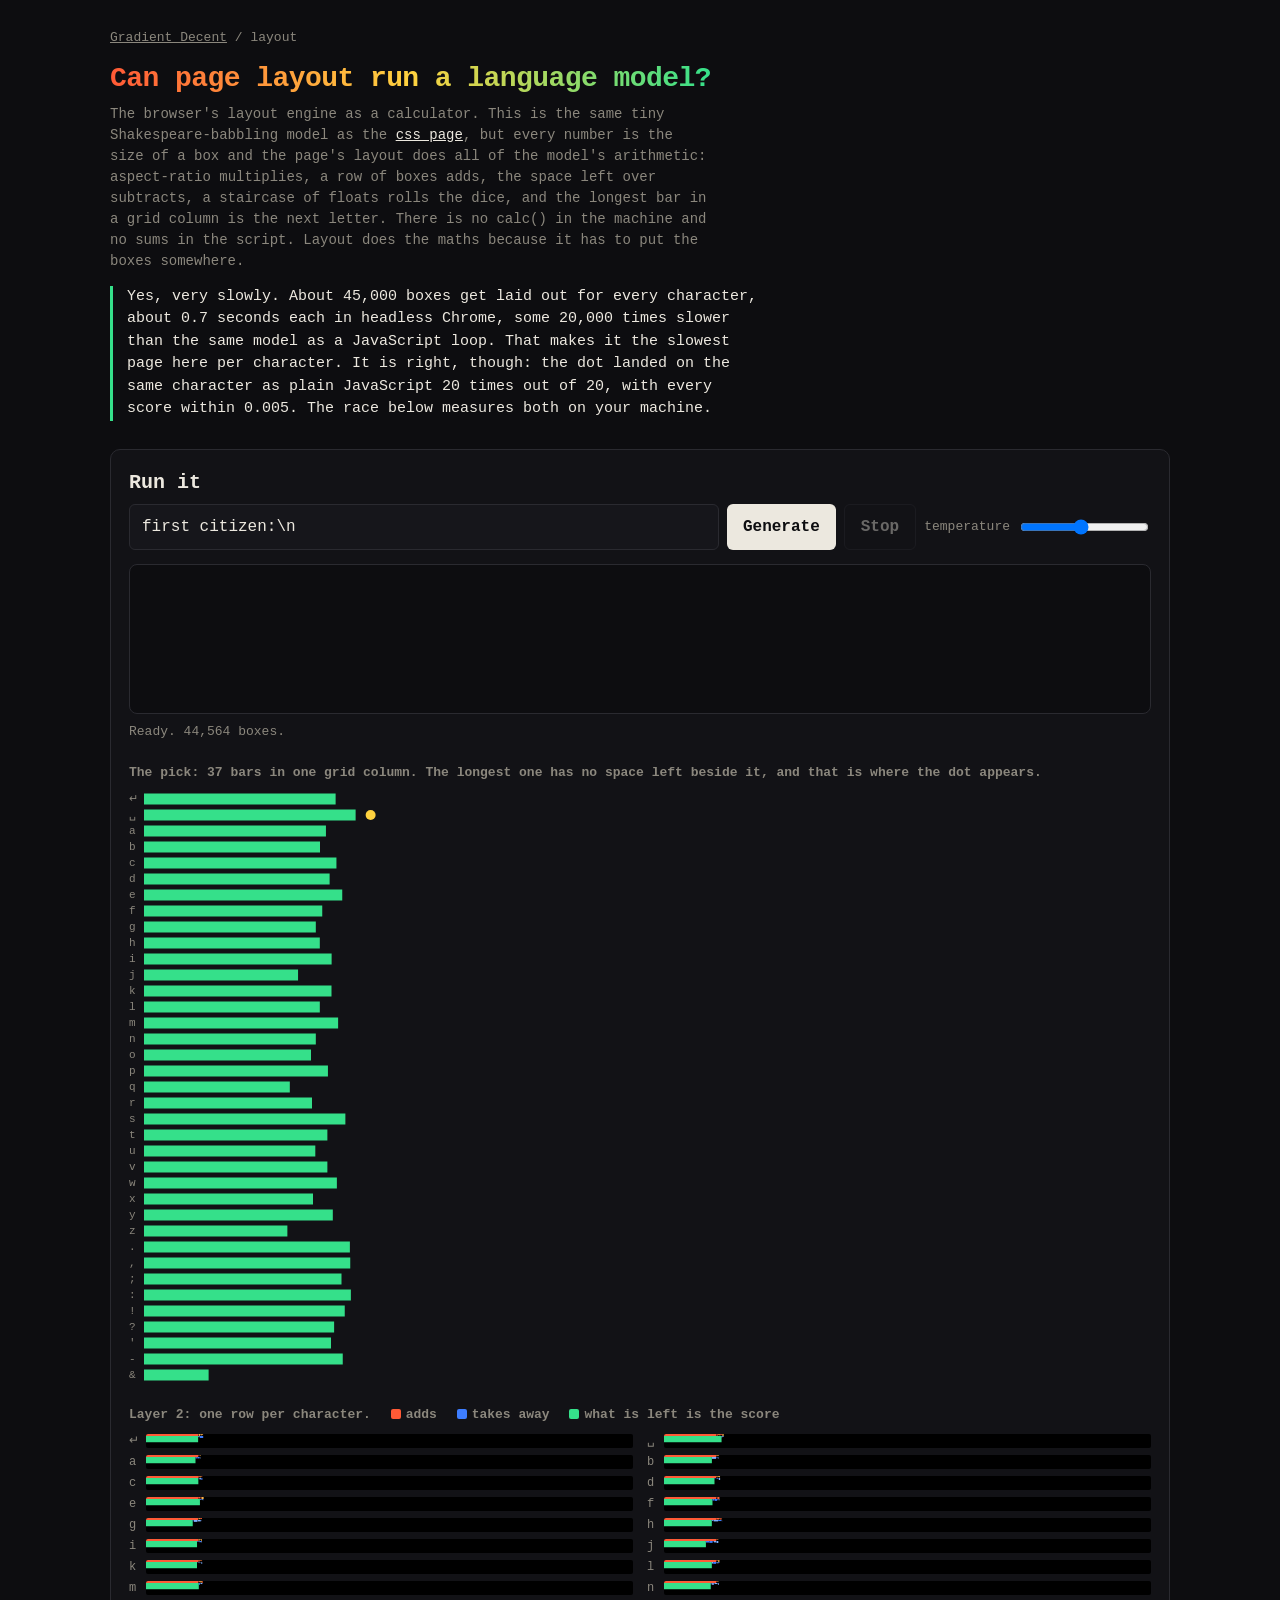
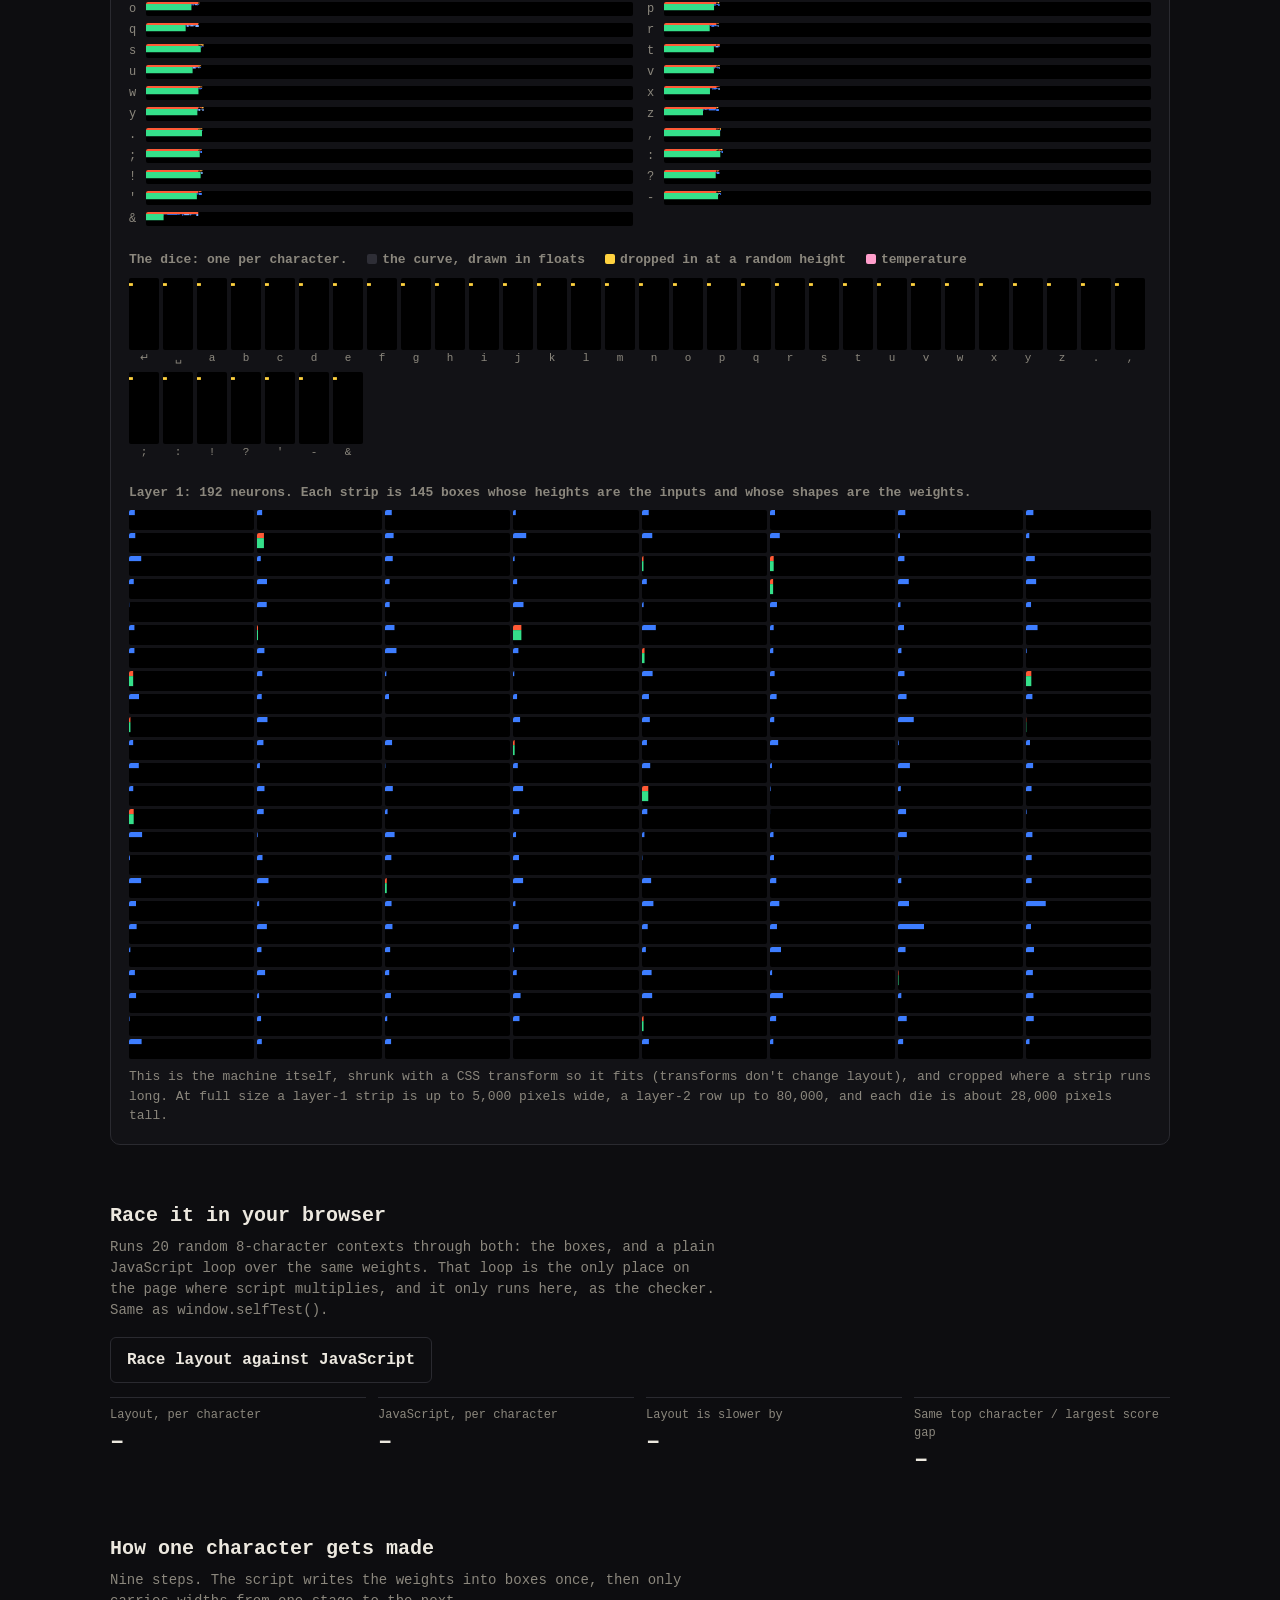
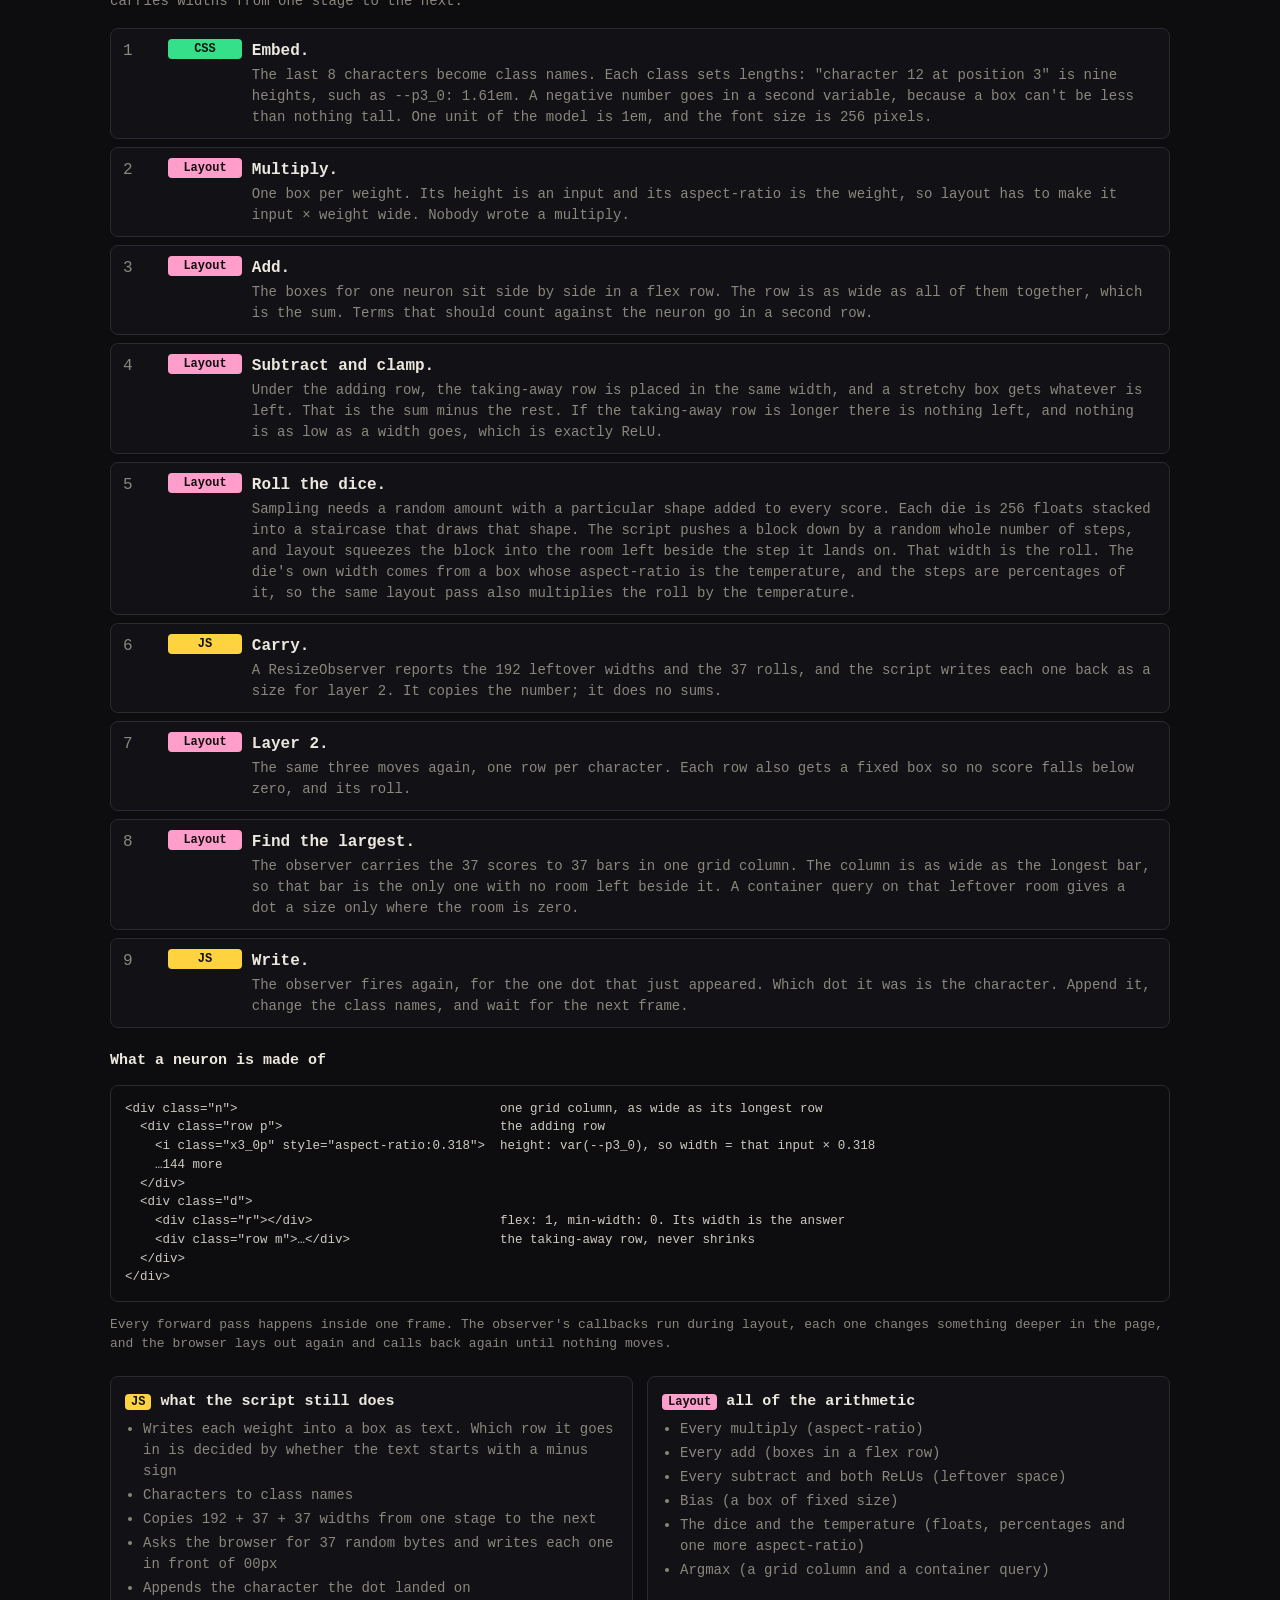
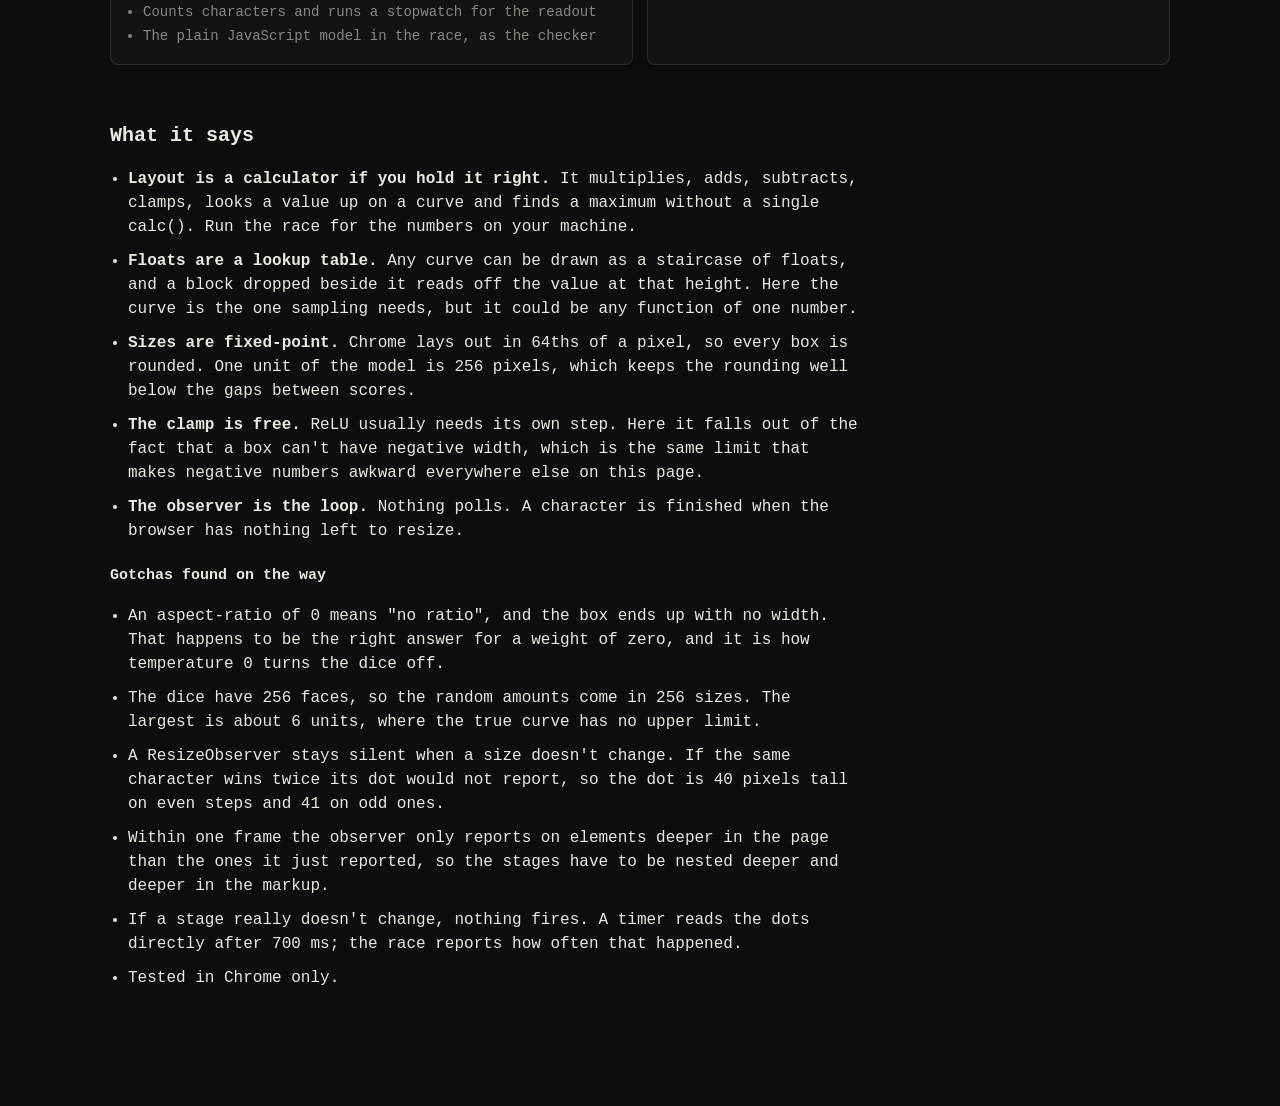
<file: layout/index.html>
<!doctype html>
<html lang="en">
  <head>
    <meta charset="utf-8" />
    <meta name="viewport" content="width=device-width, initial-scale=1" />
    <title>Layout · Gradient Decent</title>
    <meta
      name="description"
      content="A tiny language model whose arithmetic is done by page layout: aspect-ratio multiplies, flex rows add, leftover space subtracts and clamps, floats roll the dice, and a shared grid column finds the largest."
    />
    <link rel="stylesheet" href="../lib/page.css?v=6" />
    <style>
      /*
        Styles for the layout page. The rules under "The machine" ARE the model's arithmetic: the box sizes they set
        are the numbers. The rest is presentation. The script adds a generated stylesheet (<style id="gen">) holding
        the embedding table as one class per (position, character), and which variable sizes which box.
      */
      #out {
        white-space: pre-wrap;
        min-height: 150px;
        padding: 16px;
        margin: 0 0 6px;
        border: 1px solid var(--line);
        border-radius: 8px;
        background: var(--bg);
        font:
          18px/1.6 Georgia,
          'Iowan Old Style',
          serif;
        overflow-wrap: anywhere;
      }
      #out b {
        font-weight: 400;
        color: var(--dim);
      }
      label.t {
        color: var(--dim);
        font-size: 13px;
        display: flex;
        gap: 8px;
        align-items: center;
      }
      .tag.layout {
        background: #ff9ecb;
      }
      .key {
        display: inline-block;
        width: 10px;
        height: 10px;
        border-radius: 2px;
        margin: 0 5px 0 12px;
        vertical-align: -1px;
      }

      /* ---- The machine. Everything in here is real layout. The transforms only shrink it so it fits on screen, and
          font-size is the unit: one unit of the model is 1em, which is 256 pixels. ---- */
      .n,
      .dn {
        display: grid;
        grid-template-columns: max-content;
        justify-content: start;
        position: absolute;
        left: 0;
        top: 0;
        font-size: 256px;
        transform-origin: 0 0;
        transform: scale(var(--kx), var(--ky));
      }
      /* A row of weight boxes: each box is as tall as an input and has aspect-ratio = |weight|, so it is
         input × |weight| wide. The row's width is the sum. flex: none stops boxes shrinking or growing. */
      .row {
        display: flex;
        align-items: flex-start;
      }
      .row > i {
        flex: none;
        display: block;
      }
      /* .d sits under the adding row in the same grid column (as wide as the longer of the two rows). It holds the
         taking-away row (.m) and a stretchy box (.r) that gets the room left over: adding − taking away, or 0. */
      .d {
        display: flex;
        align-items: flex-start;
      }
      .d > .m {
        flex: none;
      }
      .r {
        flex: 1 1 0;
        min-width: 0;
        background: var(--cool);
      }
      /* .one: one unit (1em) tall, for biases. .off: a fixed 12-unit box in each layer-2 row that keeps every score
         above zero, so the leftover-space trick (which can't go negative) still sees all of them. */
      .one {
        height: 1em;
      }
      .off {
        height: 1em;
        width: 12em;
      }
      .p > i {
        background: #ff5a36;
      }
      .p > i:nth-child(even) {
        background: #ffb347;
      }
      .m > i {
        background: #3d7dff;
      }
      .m > i:nth-child(even) {
        background: #7fb0ff;
      }
      .slot,
      .dslot {
        position: relative;
        overflow: hidden;
        background: #000;
        border-radius: 2px;
      }
      #L1 {
        display: grid;
        grid-template-columns: repeat(8, minmax(0, 1fr));
        gap: 3px;
        --kx: 0.035;
        --ky: 0.02;
      }
      #L1 .slot {
        height: 20px;
      }
      #L1 .r {
        height: 500px;
      }
      #L2 {
        display: grid;
        grid-template-columns: repeat(2, minmax(0, 1fr));
        gap: 3px 14px;
        --kx: 0.017;
        --ky: 0.0078;
      }
      #L2 .lane2 {
        display: grid;
        grid-template-columns: 1.4em minmax(0, 1fr);
        align-items: center;
        font-size: 12px;
        color: var(--dim);
      }
      #L2 .slot {
        height: 14px;
      }
      #L2 .r {
        height: 800px;
      }

      /* The dice. A staircase of floats draws the curve; the yellow block is pushed down a random distance and gets
     whatever room is left beside the step it lands on. The bar on top is as wide as the temperature. */
      #DICE {
        display: flex;
        flex-wrap: wrap;
        gap: 6px 4px;
        --kx: 0.0078;
        --ky: 0.0025;
      }
      .dl {
        font-size: 11px;
        color: var(--dim);
        text-align: center;
      }
      .dslot {
        width: 30px;
        height: 72px;
      }
      /* The temperature box: 10em tall with aspect-ratio T, so it is 10 × T em wide. The steps are percentages of it,
         so the roll comes out already multiplied by the temperature. */
      .tb {
        height: 10em;
        aspect-ratio: var(--t);
        background: #ff9ecb;
      }
      .die {
        display: flow-root;
        min-width: 0;
      }
      .die > b {
        float: left;
        clear: left;
        height: 100px;
        display: block;
        background: #2e2e36;
      }
      .sp {
        display: block;
      }
      /* The roll: a new block formatting context squeezes in beside the float it lands next to. Its width is the room
         that step leaves, which is the dice curve's value at that height. */
      .pr {
        display: flow-root;
        height: 100px;
        background: #ffd23f;
        outline: 500px solid #ffd23f;
      }

      #podgrid {
        display: grid;
        grid-template-columns: 1.4em minmax(0, 1fr);
        font-size: 11px;
        color: var(--dim);
        --kx: 0.0625;
        --dw: 160px;
      }
      #podgrid > div:first-child > span {
        display: block;
        height: 16px;
        line-height: 16px;
      }
      #podwrap {
        position: relative;
        overflow: hidden;
        height: 592px;
      }
      #pod {
        display: grid;
        grid-template-columns: max-content;
        justify-content: start;
        position: absolute;
        left: 0;
        top: 0;
        transform-origin: 0 0;
        transform: scale(var(--kx), 0.25);
      }
      .lane {
        display: flex;
        height: 64px;
        align-items: center;
      }
      .lane > b {
        flex: none;
        height: 44px;
        background: var(--cool);
        display: block;
      }
      /* The room beside each pick bar. Every lane shares one max-content column, so the longest bar's room is 0. */
      .lane > s {
        flex: 1 1 0;
        min-width: 0;
        height: 44px;
        container-type: inline-size;
        position: relative;
        display: block;
      }
      .lane > s > u {
        position: absolute;
        left: var(--dw);
        top: 2px;
        width: 0;
        height: 0;
        display: block;
        background: #ffd23f;
        border-radius: 50%;
      }
      /* The largest bar fills the shared column, so its leftover space is zero wide: only there does the marker get a size. */
      @container (max-width: 0.001px) {
        #pod.t0 .lane > s > u {
          width: var(--dw);
          height: 40px;
        }
        #pod.t1 .lane > s > u {
          width: var(--dw);
          height: 41px;
        }
      }
      @media (max-width: 700px) {
        #L1 {
          grid-template-columns: repeat(4, minmax(0, 1fr));
          --kx: 0.022;
        }
        #L2 {
          grid-template-columns: minmax(0, 1fr);
          --kx: 0.0107;
        }
        #podgrid {
          --kx: 0.028;
          --dw: 357px;
        }
      }
    </style>
    <style id="gen"></style>
  </head>
  <body>
    <main>
      <p class="crumb"><a href="../">Gradient Decent</a> / layout</p>
      <h1><span>Can page layout run a language model?</span></h1>
      <p class="lede">
        The browser's layout engine as a calculator. This is the same tiny Shakespeare-babbling model as the
        <a href="../css/">css page</a>, but every number is the size of a box and the page's layout does all of the
        model's arithmetic: <code>aspect-ratio</code> multiplies, a row of boxes adds, the space left over subtracts, a
        staircase of floats rolls the dice, and the longest bar in a grid column is the next letter. There is no
        <code>calc()</code> in the machine and no sums in the script. Layout does the maths because it has to put the
        boxes somewhere.
      </p>
      <p class="answer" id="answer">
        Yes, very slowly. About 45,000 boxes get laid out for every character, about 0.7 seconds each in headless
        Chrome, some 20,000 times slower than the same model as a JavaScript loop. That makes it the slowest page here
        per character. It is right, though: the dot landed on the same character as plain JavaScript 20 times out of 20,
        with every score within 0.005. The race below measures both on your machine.
      </p>

      <section>
        <div class="bench">
          <h2 class="big">Run it</h2>
          <form id="f">
            <input id="seed" type="text" value="first citizen:\n" aria-label="Prompt" /><button id="go" disabled>
              Loading</button
            ><button id="stop" type="button" class="ghost" disabled>Stop</button>
            <label class="t"
              >temperature <input id="temp" type="range" min="0" max="1.5" step="0.05" value="0.7"
            /></label>
          </form>
          <div id="out" aria-live="off"></div>
          <div id="stat"></div>

          <div id="machine">
            <h2>
              The pick: 37 bars in one grid column. The longest one has no space left beside it, and that is where the
              dot appears.
            </h2>
            <div>
              <div>
                <div>
                  <div>
                    <div>
                      <div id="podgrid">
                        <div id="podlab"></div>
                        <div id="podwrap"><div id="pod" class="t0"></div></div>
                      </div>
                    </div>
                  </div>
                </div>
              </div>
            </div>
            <h2>
              Layer 2: one row per character. <span class="key" style="background: #ff5a36"></span>adds
              <span class="key" style="background: #3d7dff"></span>takes away
              <span class="key" style="background: var(--cool)"></span>what is left is the score
            </h2>
            <div>
              <div><div id="L2"></div></div>
            </div>
            <h2>
              The dice: one per character. <span class="key" style="background: #2e2e36"></span>the curve, drawn in
              floats <span class="key" style="background: #ffd23f"></span>dropped in at a random height
              <span class="key" style="background: #ff9ecb"></span>temperature
            </h2>
            <div id="DICE"></div>
            <h2>
              Layer 1: 192 neurons. Each strip is 145 boxes whose heights are the inputs and whose shapes are the
              weights.
            </h2>
            <div id="L1"></div>
          </div>
          <p class="note">
            This is the machine itself, shrunk with a CSS transform so it fits (transforms don't change layout), and
            cropped where a strip runs long. At full size a layer-1 strip is up to 5,000 pixels wide, a layer-2 row up
            to 80,000, and each die is about 28,000 pixels tall.
          </p>
        </div>
      </section>

      <section>
        <h2 class="big">Race it in your browser</h2>
        <p class="section-lede">
          Runs 20 random 8-character contexts through both: the boxes, and a plain JavaScript loop over the same
          weights. That loop is the only place on the page where script multiplies, and it only runs here, as the
          checker. Same as <code>window.selfTest()</code>.
        </p>
        <button id="race" class="ghost" type="button" disabled>Race layout against JavaScript</button>
        <div class="metrics">
          <div class="metric"><span>Layout, per character</span><strong id="r-lay">–</strong></div>
          <div class="metric"><span>JavaScript, per character</span><strong id="r-js">–</strong></div>
          <div class="metric"><span>Layout is slower by</span><strong id="r-x">–</strong></div>
          <div class="metric"><span>Same top character / largest score gap</span><strong id="r-ok">–</strong></div>
        </div>
      </section>

      <section>
        <h2 class="big">How one character gets made</h2>
        <p class="section-lede">
          Nine steps. The script writes the weights into boxes once, then only carries widths from one stage to the
          next.
        </p>
        <ol class="pipe">
          <li>
            <span class="tag css">CSS</span>
            <div>
              <b>Embed.</b>
              <p>
                The last 8 characters become class names. Each class sets lengths: "character 12 at position 3" is nine
                heights, such as <code>--p3_0: 1.61em</code>. A negative number goes in a second variable, because a box
                can't be less than nothing tall. One unit of the model is 1em, and the font size is 256 pixels.
              </p>
            </div>
          </li>
          <li>
            <span class="tag layout">Layout</span>
            <div>
              <b>Multiply.</b>
              <p>
                One box per weight. Its height is an input and its <code>aspect-ratio</code> is the weight, so layout
                has to make it input × weight wide. Nobody wrote a multiply.
              </p>
            </div>
          </li>
          <li>
            <span class="tag layout">Layout</span>
            <div>
              <b>Add.</b>
              <p>
                The boxes for one neuron sit side by side in a flex row. The row is as wide as all of them together,
                which is the sum. Terms that should count against the neuron go in a second row.
              </p>
            </div>
          </li>
          <li>
            <span class="tag layout">Layout</span>
            <div>
              <b>Subtract and clamp.</b>
              <p>
                Under the adding row, the taking-away row is placed in the same width, and a stretchy box gets whatever
                is left. That is the sum minus the rest. If the taking-away row is longer there is nothing left, and
                nothing is as low as a width goes, which is exactly ReLU.
              </p>
            </div>
          </li>
          <li>
            <span class="tag layout">Layout</span>
            <div>
              <b>Roll the dice.</b>
              <p>
                Sampling needs a random amount with a particular shape added to every score. Each die is 256 floats
                stacked into a staircase that draws that shape. The script pushes a block down by a random whole number
                of steps, and layout squeezes the block into the room left beside the step it lands on. That width is
                the roll. The die's own width comes from a box whose <code>aspect-ratio</code> is the temperature, and
                the steps are percentages of it, so the same layout pass also multiplies the roll by the temperature.
              </p>
            </div>
          </li>
          <li>
            <span class="tag js">JS</span>
            <div>
              <b>Carry.</b>
              <p>
                A <code>ResizeObserver</code> reports the 192 leftover widths and the 37 rolls, and the script writes
                each one back as a size for layer 2. It copies the number; it does no sums.
              </p>
            </div>
          </li>
          <li>
            <span class="tag layout">Layout</span>
            <div>
              <b>Layer 2.</b>
              <p>
                The same three moves again, one row per character. Each row also gets a fixed box so no score falls
                below zero, and its roll.
              </p>
            </div>
          </li>
          <li>
            <span class="tag layout">Layout</span>
            <div>
              <b>Find the largest.</b>
              <p>
                The observer carries the 37 scores to 37 bars in one grid column. The column is as wide as the longest
                bar, so that bar is the only one with no room left beside it. A container query on that leftover room
                gives a dot a size only where the room is zero.
              </p>
            </div>
          </li>
          <li>
            <span class="tag js">JS</span>
            <div>
              <b>Write.</b>
              <p>
                The observer fires again, for the one dot that just appeared. Which dot it was is the character. Append
                it, change the class names, and wait for the next frame.
              </p>
            </div>
          </li>
        </ol>

        <h3 class="sub3">What a neuron is made of</h3>
        <pre>
&lt;div class="n"&gt;                                   one grid column, as wide as its longest row
  &lt;div class="row p"&gt;                             the adding row
    &lt;i class="x3_0p" style="aspect-ratio:0.318"&gt;  height: var(--p3_0), so width = that input × 0.318
    …144 more
  &lt;/div&gt;
  &lt;div class="d"&gt;
    &lt;div class="r"&gt;&lt;/div&gt;                         flex: 1, min-width: 0. Its width is the answer
    &lt;div class="row m"&gt;…&lt;/div&gt;                    the taking-away row, never shrinks
  &lt;/div&gt;
&lt;/div&gt;</pre>
        <p class="note">
          Every forward pass happens inside one frame. The observer's callbacks run during layout, each one changes
          something deeper in the page, and the browser lays out again and calls back again until nothing moves.
        </p>

        <div class="split" style="margin-top: 22px">
          <div>
            <h3><span class="tag js">JS</span> what the script still does</h3>
            <ul>
              <li>
                Writes each weight into a box as text. Which row it goes in is decided by whether the text starts with a
                minus sign
              </li>
              <li>Characters to class names</li>
              <li>Copies 192 + 37 + 37 widths from one stage to the next</li>
              <li>Asks the browser for 37 random bytes and writes each one in front of <code>00px</code></li>
              <li>Appends the character the dot landed on</li>
              <li>Counts characters and runs a stopwatch for the readout</li>
              <li>The plain JavaScript model in the race, as the checker</li>
            </ul>
          </div>
          <div>
            <h3><span class="tag layout">Layout</span> all of the arithmetic</h3>
            <ul>
              <li>Every multiply (<code>aspect-ratio</code>)</li>
              <li>Every add (boxes in a flex row)</li>
              <li>Every subtract and both ReLUs (leftover space)</li>
              <li>Bias (a box of fixed size)</li>
              <li>The dice and the temperature (floats, percentages and one more <code>aspect-ratio</code>)</li>
              <li>Argmax (a grid column and a container query)</li>
            </ul>
          </div>
        </div>
      </section>

      <section>
        <h2 class="big">What it says</h2>
        <ul class="says">
          <li>
            <strong>Layout is a calculator if you hold it right.</strong> It multiplies, adds, subtracts, clamps, looks
            a value up on a curve and finds a maximum without a single <code>calc()</code>.
            <span id="say-acc">Run the race for the numbers on your machine.</span>
          </li>
          <li>
            <strong>Floats are a lookup table.</strong> Any curve can be drawn as a staircase of floats, and a block
            dropped beside it reads off the value at that height. Here the curve is the one sampling needs, but it could
            be any function of one number.
          </li>
          <li>
            <strong>Sizes are fixed-point.</strong> Chrome lays out in 64ths of a pixel, so every box is rounded. One
            unit of the model is 256 pixels, which keeps the rounding well below the gaps between scores.
          </li>
          <li>
            <strong>The clamp is free.</strong> ReLU usually needs its own step. Here it falls out of the fact that a
            box can't have negative width, which is the same limit that makes negative numbers awkward everywhere else
            on this page.
          </li>
          <li>
            <strong>The observer is the loop.</strong> Nothing polls. A character is finished when the browser has
            nothing left to resize.
          </li>
        </ul>
        <h3 class="sub3">Gotchas found on the way</h3>
        <ul class="says">
          <li>
            An <code>aspect-ratio</code> of 0 means "no ratio", and the box ends up with no width. That happens to be
            the right answer for a weight of zero, and it is how temperature 0 turns the dice off.
          </li>
          <li>
            The dice have 256 faces, so the random amounts come in 256 sizes. The largest is about 6 units, where the
            true curve has no upper limit.
          </li>
          <li>
            A <code>ResizeObserver</code> stays silent when a size doesn't change. If the same character wins twice its
            dot would not report, so the dot is 40 pixels tall on even steps and 41 on odd ones.
          </li>
          <li>
            Within one frame the observer only reports on elements deeper in the page than the ones it just reported, so
            the stages have to be nested deeper and deeper in the markup.
          </li>
          <li>
            If a stage really doesn't change, nothing fires. A timer reads the dots directly after 700 ms; the race
            reports how often that happened.
          </li>
          <li>Tested in Chrome only.</li>
        </ul>
      </section>
    </main>
    <script type="module">
      // How this script is laid out:
      //   1. Load the css page's weights (an 8-character, 192-neuron model of lowercase Shakespeare).
      //   2. Write the embedding table as CSS classes and build every weight as a box (no multiplying: weights are
      //      written into aspect-ratio as text).
      //   3. The courier: a ResizeObserver copies widths from one stage to the next and spots the winning dot.
      //   4. forward(): set the context as class names and wait for the dot. generate() loops it.
      //   5. The checker: a plain JavaScript copy of the model, only used by the race and window.selfTest().
      const $ = id => document.getElementById(id);
      const M = await (await fetch('../css/model.json')).json();
      const VOCAB = M.vocab,
        V = VOCAB.length,
        CTX = M.ctx;
      const show = c => (c === '\n' ? '↵' : c === ' ' ? '␣' : c === '&' ? '&amp;' : c);

      // A weight becomes a box by being written down as text. A negative one goes in the other row, and that is decided
      // by looking for the minus sign. Nothing in this script multiplies, adds or scales, apart from the checker at the end.
      const neg = v => String(v).startsWith('-'),
        mag = v => (neg(v) ? String(v).slice(1) : String(v));
      // The curve the dice need, as 256 float widths in percent. A constant table, like the weights (see the README).
      // prettier-ignore
      const CURVE = [
        '98.3071', '96.3700', '95.3232', '94.5685', '93.9652', '93.4558', '93.0111', '92.6138',
        '92.2528', '91.9207', '91.6121', '91.3231', '91.0507', '90.7926', '90.5467', '90.3117',
        '90.0862', '89.8693', '89.6600', '89.4576', '89.2614', '89.0710', '88.8858', '88.7053',
        '88.5293', '88.3573', '88.1891', '88.0245', '87.8631', '87.7047', '87.5492', '87.3964',
        '87.2462', '87.0982', '86.9525', '86.8089', '86.6673', '86.5276', '86.3897', '86.2534',
        '86.1187', '85.9855', '85.8538', '85.7234', '85.5944', '85.4666', '85.3399', '85.2144',
        '85.0899', '84.9665', '84.8440', '84.7225', '84.6018', '84.4820', '84.3630', '84.2448',
        '84.1273', '84.0105', '83.8944', '83.7789', '83.6640', '83.5497', '83.4360', '83.3228',
        '83.2100', '83.0978', '82.9860', '82.8747', '82.7638', '82.6532', '82.5430', '82.4332',
        '82.3237', '82.2146', '82.1057', '81.9971', '81.8887', '81.7806', '81.6727', '81.5651',
        '81.4576', '81.3503', '81.2432', '81.1362', '81.0294', '80.9227', '80.8161', '80.7096',
        '80.6032', '80.4968', '80.3905', '80.2843', '80.1781', '80.0719', '79.9657', '79.8595',
        '79.7533', '79.6471', '79.5408', '79.4345', '79.3281', '79.2217', '79.1151', '79.0085',
        '78.9017', '78.7949', '78.6879', '78.5808', '78.4735', '78.3660', '78.2584', '78.1506',
        '78.0426', '77.9344', '77.8259', '77.7173', '77.6084', '77.4992', '77.3898', '77.2801',
        '77.1701', '77.0598', '76.9492', '76.8383', '76.7271', '76.6155', '76.5035', '76.3912',
        '76.2785', '76.1654', '76.0518', '75.9379', '75.8235', '75.7087', '75.5934', '75.4777',
        '75.3614', '75.2447', '75.1274', '75.0096', '74.8912', '74.7723', '74.6528', '74.5327',
        '74.4121', '74.2907', '74.1688', '74.0461', '73.9228', '73.7988', '73.6741', '73.5487',
        '73.4224', '73.2955', '73.1677', '73.0391', '72.9097', '72.7794', '72.6483', '72.5162',
        '72.3832', '72.2493', '72.1144', '71.9785', '71.8416', '71.7036', '71.5645', '71.4244',
        '71.2830', '71.1406', '70.9969', '70.8519', '70.7057', '70.5582', '70.4094', '70.2592',
        '70.1075', '69.9544', '69.7998', '69.6437', '69.4860', '69.3266', '69.1655', '69.0028',
        '68.8382', '68.6718', '68.5035', '68.3332', '68.1609', '67.9865', '67.8100', '67.6312',
        '67.4502', '67.2668', '67.0809', '66.8925', '66.7014', '66.5077', '66.3111', '66.1116',
        '65.9090', '65.7033', '65.4943', '65.2820', '65.0661', '64.8465', '64.6231', '64.3957',
        '64.1642', '63.9283', '63.6879', '63.4427', '63.1926', '62.9372', '62.6765', '62.4100',
        '62.1375', '61.8586', '61.5731', '61.2806', '60.9807', '60.6729', '60.3567', '60.0318',
        '59.6974', '59.3531', '58.9980', '58.6316', '58.2529', '57.8611', '57.4551', '57.0337',
        '56.5958', '56.1398', '55.6642', '55.1669', '54.6459', '54.0986', '53.5222', '52.9131',
        '52.2673', '51.5798', '50.8448', '50.0548', '49.2006', '48.2706', '47.2496', '46.1172',
        '44.8456', '43.3946', '41.7041', '39.6775', '37.1446', '33.7602', '28.6322', '17.6265',
      ];
      const inputs = [];
      for (const s of Array(CTX).keys()) for (const k of M.emb[0].keys()) inputs.push(`${s}_${k}`);

      // ---- stylesheet: the embedding table as lengths, and which variable sizes each box
      let css = '';
      for (const s of Array(CTX).keys())
        VOCAB.forEach((_, t) => {
          css += `.s${s}t${t}{`;
          M.emb[t].forEach((v, k) => {
            css += `--p${s}_${k}:${neg(v) ? 0 : mag(v)}em;--n${s}_${k}:${neg(v) ? mag(v) : 0}em;`;
          });
          css += '}';
        });
      inputs.forEach(n => {
        css += `.x${n}p{height:var(--p${n})}.x${n}n{height:var(--n${n})}`;
      });
      M.b1.forEach((_, j) => {
        css += `.h${j}{height:var(--h${j},0px)}`;
      });
      VOCAB.forEach((_, o) => {
        css += `.g${o}{width:var(--g${o},0px)}.b${o}{width:var(--r${o},0px)}.y${o}{height:var(--y${o},0px)}`;
      });
      $('gen').textContent = css;

      // ---- the boxes
      // box: one weight. Its class says which input sets its height; its aspect-ratio is the weight's size, as text.
      // cell: one neuron. A grid column holding the adding row (.p) and, under it, the stretchy leftover box (.r)
      // next to the taking-away row (.m). The .r box's width is the neuron's output.
      // A positive weight adds the input's positive part and takes away its negative part; a negative weight the
      // other way round. That is how signed inputs and signed weights become only positive box sizes.
      const box = (cls, w) => `<i class="${cls}" style="aspect-ratio:${mag(w)}"></i>`;
      const cell = (p, m) =>
        `<div class="slot"><div class="n"><div class="row p">${p}</div><div class="d"><div class="r"></div><div class="row m">${m}</div></div></div></div>`;
      let h1 = '';
      M.b1.forEach((b, j) => {
        let p = '',
          m = '';
        inputs.forEach((n, i) => {
          const w = M.W1[i][j];
          if (neg(w)) {
            p += box(`x${n}n`, w);
            m += box(`x${n}p`, w);
          } else {
            p += box(`x${n}p`, w);
            m += box(`x${n}n`, w);
          }
        });
        if (neg(b)) m += box('one', b);
        else p += box('one', b);
        h1 += cell(p, m);
      });
      $('L1').innerHTML = h1;
      // Layer 2: one row per character. Inputs are the 192 hidden widths (copied in as --h0..--h191); each row also
      // gets the 12-unit offset box and its roll of the dice (.g).
      let h2 = '';
      VOCAB.forEach((c, o) => {
        let p = `<i class="off"></i><i class="one g${o}"></i>`,
          m = '';
        M.b1.forEach((_, j) => {
          const w = M.W2[j][o];
          if (neg(w)) m += box('h' + j, w);
          else p += box('h' + j, w);
        });
        const b = M.b2[o];
        if (neg(b)) m += box('one', b);
        else p += box('one', b);
        h2 += `<div class="lane2"><span>${show(c)}</span>${cell(p, m)}</div>`;
      });
      $('L2').innerHTML = h2;
      // The dice: per character, a temperature box, 256 floats drawing the curve, a spacer pushed down by the roll,
      // and the roll block. The pick: one lane per character, bar then room, all in one grid column.
      const stairs = CURVE.map(w => `<b style="width:${w}%"></b>`).join('');
      $('DICE').innerHTML = VOCAB.map(
        (c, o) =>
          `<div class="dl"><div class="dslot"><div class="dn"><div class="row"><i class="tb"></i></div><div class="die">${stairs}<div class="sp y${o}"></div><div class="pr"></div></div></div></div>${show(c)}</div>`,
      ).join('');
      $('podlab').innerHTML = VOCAB.map(c => `<span>${show(c)}</span>`).join('');
      $('pod').innerHTML = VOCAB.map((c, o) => `<div class="lane"><b class="b${o}"></b><s><u></u></s></div>`).join('');

      const machine = $('machine'),
        pod = $('pod');
      const r1 = [...document.querySelectorAll('#L1 .r')],
        r2 = [...document.querySelectorAll('#L2 .r')],
        rolls = [...document.querySelectorAll('.pr')],
        dots = [...document.querySelectorAll('#pod u')];
      const boxes = machine.querySelectorAll('i, .die > b').length;
      const kind = new Map();
      r1.forEach((e, j) => kind.set(e, ['--h', j]));
      rolls.forEach((e, o) => kind.set(e, ['--g', o]));
      r2.forEach((e, o) => kind.set(e, ['--r', o]));
      dots.forEach((e, o) => kind.set(e, ['dot', o]));

      // ---- the courier: a ResizeObserver that copies widths from one stage into the next
      // Hidden widths → --h (layer 2 heights). Rolls → --g. Layer 2 scores → --r (pick bars). A dot with a size is the
      // winner. Each copy changes something deeper in the page, so it all cascades inside one frame.
      const scores = new Array(V).fill(0);
      let pending = null,
        stats = { byObserver: 0, byTimer: 0 };
      const ro = new ResizeObserver(entries => {
        let out = false,
          win;
        for (const e of entries) {
          const [k, i] = kind.get(e.target),
            w = e.contentRect.width;
          if (k === 'dot') {
            if (w && win === undefined) win = i;
          } else if (k === '--r') {
            scores[i] = w;
            pod.style.setProperty(k + i, w + 'px');
            out = true;
          } else machine.style.setProperty(k + i, w + 'px');
        }
        if (!pending) return;
        if (out) {
          pending.sawOut = true;
          pod.classList.toggle('t0');
          pod.classList.toggle('t1');
        }
        if (win !== undefined && pending.sawOut) finish(win, 'byObserver');
      });
      function finish(win, how) {
        const p = pending;
        pending = null;
        clearTimeout(p.timer);
        stats[how]++;
        p.resolve({ win, widths: [...scores] });
      }
      [...r1, ...rolls, ...r2, ...dots].forEach(e => ro.observe(e));

      // One forward pass: set the context, the temperature and where each die's block drops in. The answer arrives
      // through the observer. If nothing has reported after 700 ms, read every stage directly instead.
      function forward(ctx, T) {
        return new Promise(resolve => {
          pending = { resolve, sawOut: false };
          pending.timer = setTimeout(() => {
            if (!pending) return;
            const width = e => getComputedStyle(e).width;
            r1.forEach((e, j) => machine.style.setProperty('--h' + j, width(e)));
            rolls.forEach((e, o) => machine.style.setProperty('--g' + o, width(e)));
            r2.forEach((e, o) => {
              scores[o] = parseFloat(width(e));
              pod.style.setProperty('--r' + o, width(e));
            });
            finish(
              dots.findIndex(u => u.offsetWidth),
              'byTimer',
            );
          }, 700);
          machine.style.setProperty('--t', T);
          // A random byte per character, written in front of '00px': steps are 100px tall, so it lands on step 0..255.
          crypto.getRandomValues(new Uint8Array(V)).forEach((r, o) => machine.style.setProperty('--y' + o, r + '00px'));
          machine.className = ctx.map((t, s) => `s${s}t${t}`).join(' ');
        });
      }
      const frame = () => new Promise(r => requestAnimationFrame(() => r()));

      // ---- generate
      let run = 0;
      async function generate() {
        const id = ++run,
          seed = $('seed').value.toLowerCase().replace(/\\n/g, '\n'),
          out = $('out');
        let toks = [...seed].map(c => VOCAB.indexOf(c)).filter(i => i >= 0);
        while (toks.length < CTX) toks.unshift(0);
        out.innerHTML = '<b></b>';
        out.firstChild.textContent = seed;
        const gen = document.createTextNode('');
        out.append(gen);
        $('stop').disabled = false;
        $('race').disabled = true;
        const t0 = performance.now();
        while (gen.data.length < 400 && id === run) {
          const { win } = await forward(toks.slice(-CTX), $('temp').value);
          if (id !== run) break;
          toks.push(win);
          gen.data += VOCAB[win];
          $('stat').textContent =
            `${gen.data.length} chars · ${((performance.now() - t0) / gen.data.length).toFixed(0)} ms per char · ${boxes.toLocaleString()} boxes laid out each time`;
          await frame();
        }
        if (id === run) {
          $('stop').disabled = true;
          $('race').disabled = false;
        }
      }
      $('f').addEventListener('submit', e => {
        e.preventDefault();
        generate();
      });
      $('stop').addEventListener('click', () => {
        run++;
        $('stop').disabled = true;
        $('race').disabled = false;
      });

      // ---- THE CHECKER. Everything below is ordinary JavaScript arithmetic. It only runs in the race, to see whether the boxes got it right.
      const E = M.E,
        H = M.H,
        IN = CTX * E,
        W1 = Float32Array.from(M.W1.flat()),
        W2 = Float32Array.from(M.W2.flat());
      function ref(c) {
        const e = new Float32Array(IN);
        c.forEach((t, s) => e.set(M.emb[t], s * E));
        const h = Float32Array.from(M.b1);
        for (let i = 0; i < IN; i++) {
          const x = e[i];
          for (let j = 0; j < H; j++) h[j] += x * W1[i * H + j];
        }
        for (let j = 0; j < H; j++) h[j] = Math.max(0, h[j]);
        const o = Float32Array.from(M.b2);
        for (let i = 0; i < H; i++) {
          const x = h[i];
          for (let j = 0; j < V; j++) o[j] += x * W2[i * V + j];
        }
        return Array.from(o);
      }
      async function race(n = 20) {
        run++;
        const ctxs = Array.from({ length: n }, () => Array.from({ length: CTX }, () => Math.floor(Math.random() * V)));
        await forward(ctxs[n - 1], '0');
        await frame();
        stats = { byObserver: 0, byTimer: 0 };
        let t = performance.now();
        const got = [];
        for (const c of ctxs) {
          got.push(await forward(c, '0'));
          await frame();
        }
        const layMs = (performance.now() - t) / n;
        t = performance.now();
        let k = 0;
        while (performance.now() - t < 300) {
          ref(ctxs[k % n]);
          k++;
        }
        const jsMs = (performance.now() - t) / k;
        let err = 0,
          agree = 0,
          pick = 0;
        ctxs.forEach((c, i) => {
          const r = ref(c),
            top = r.indexOf(Math.max(...r)),
            w = got[i].widths;
          // a score is its box width in ems, minus the 12em box that keeps it above zero; boxes at zero width are scores too low to matter
          w.forEach((px, o) => {
            if (px > 0) err = Math.max(err, Math.abs(px / 256 - 12 - r[o]));
          });
          if (w.indexOf(Math.max(...w)) === top) agree++;
          if (got[i].win === top) pick++;
        });
        return {
          layoutMs: layMs,
          jsMs,
          slower: layMs / jsMs,
          maxScoreError: +err.toFixed(4),
          widestBarAgrees: `${agree} of ${n}`,
          dotAgrees: `${pick} of ${n}`,
          ...stats,
          boxes,
        };
      }
      window.selfTest = async n => {
        const r = await race(n);
        console.log(r);
        return r;
      };
      $('race').addEventListener('click', async e => {
        e.target.disabled = true;
        e.target.textContent = 'Racing…';
        const r = await race(20);
        $('r-lay').textContent = r.layoutMs.toFixed(0) + ' ms';
        $('r-js').textContent = (r.jsMs * 1000).toFixed(0) + ' µs';
        $('r-x').textContent = Math.round(r.slower).toLocaleString() + '×';
        $('r-ok').textContent = `${r.dotAgrees.replace(' of ', '/')} · ${r.maxScoreError.toFixed(3)}`;
        $('say-acc').textContent =
          `Here the dot landed on the same character as plain JavaScript in ${r.dotAgrees} tries, the scores were within ${r.maxScoreError.toFixed(3)}, and layout took ${r.layoutMs.toFixed(0)} ms a character against ${(r.jsMs * 1000).toFixed(0)} µs.`;
        e.target.disabled = false;
        e.target.textContent = 'Race again';
      });

      await frame();
      await frame();
      $('go').disabled = false;
      $('go').textContent = 'Generate';
      $('race').disabled = false;
      $('stat').textContent = `Ready. ${boxes.toLocaleString()} boxes.`;
    </script>
  </body>
</html>
</file>
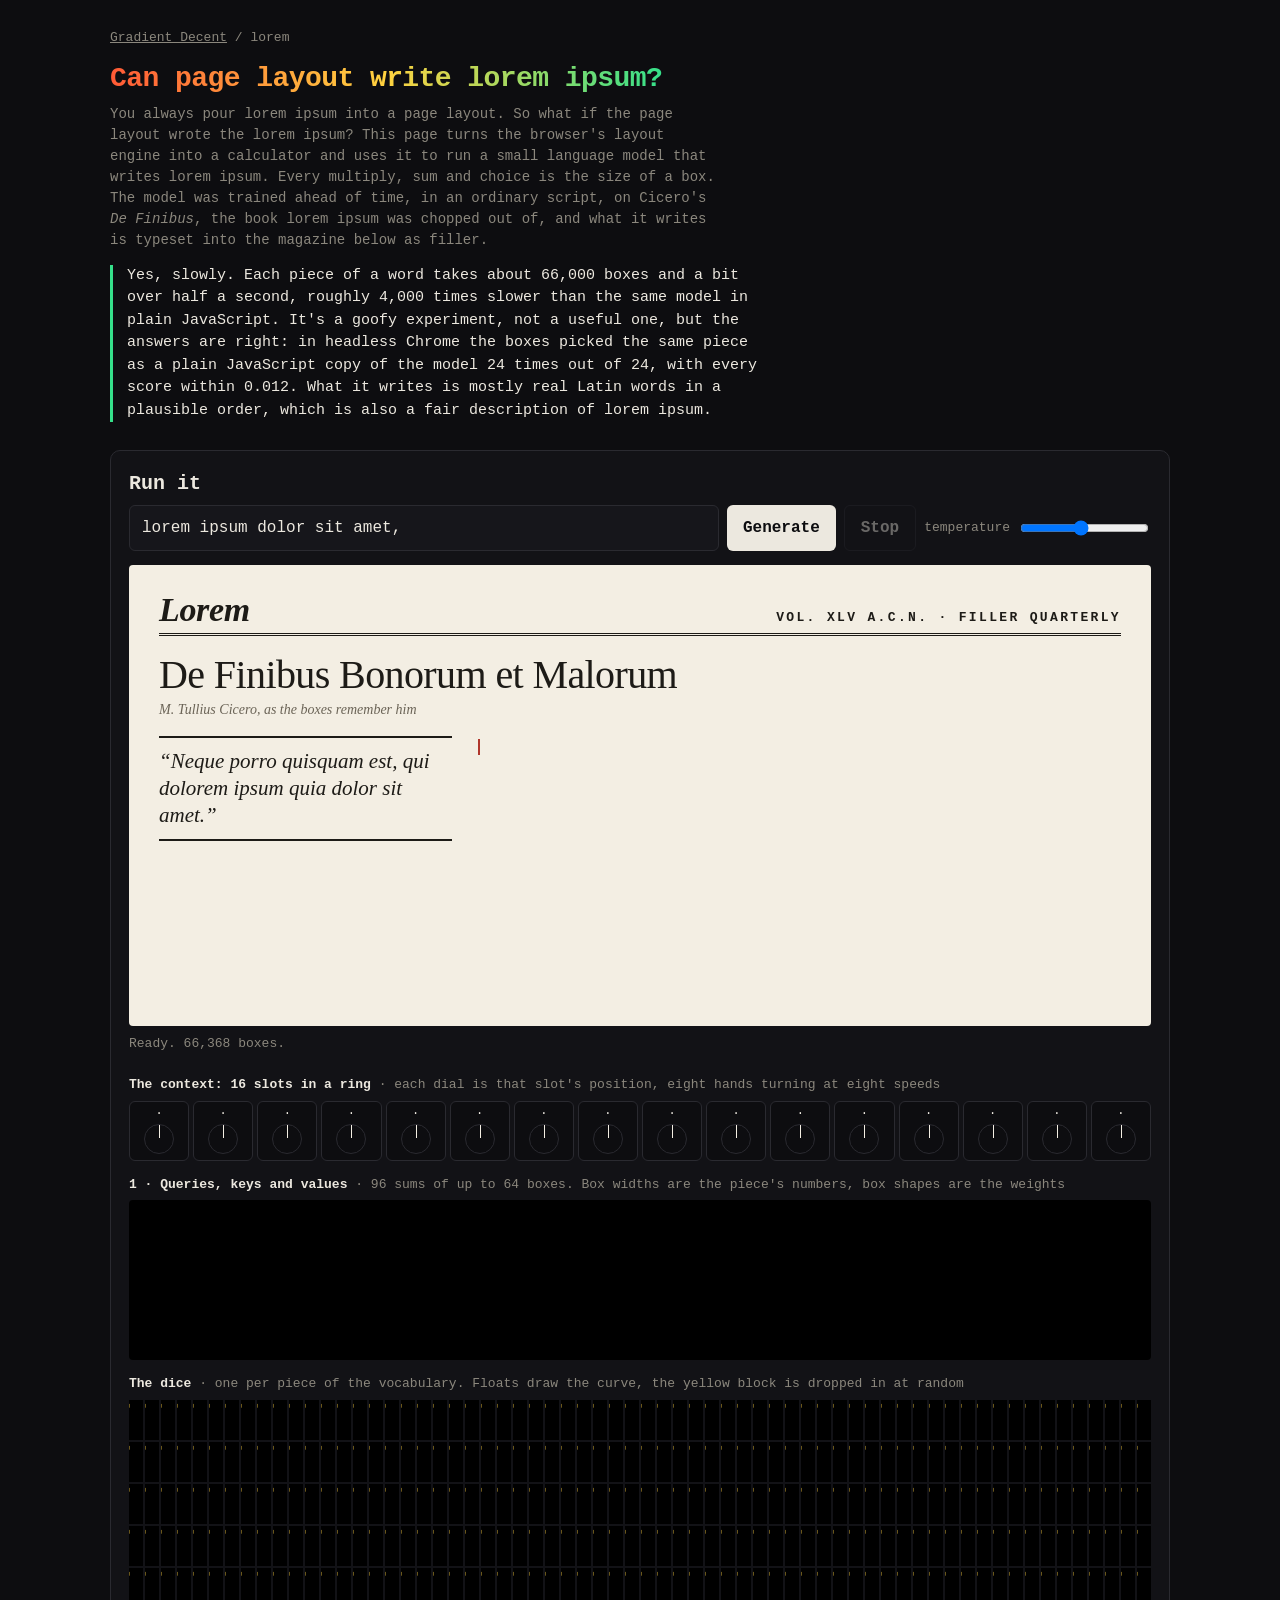
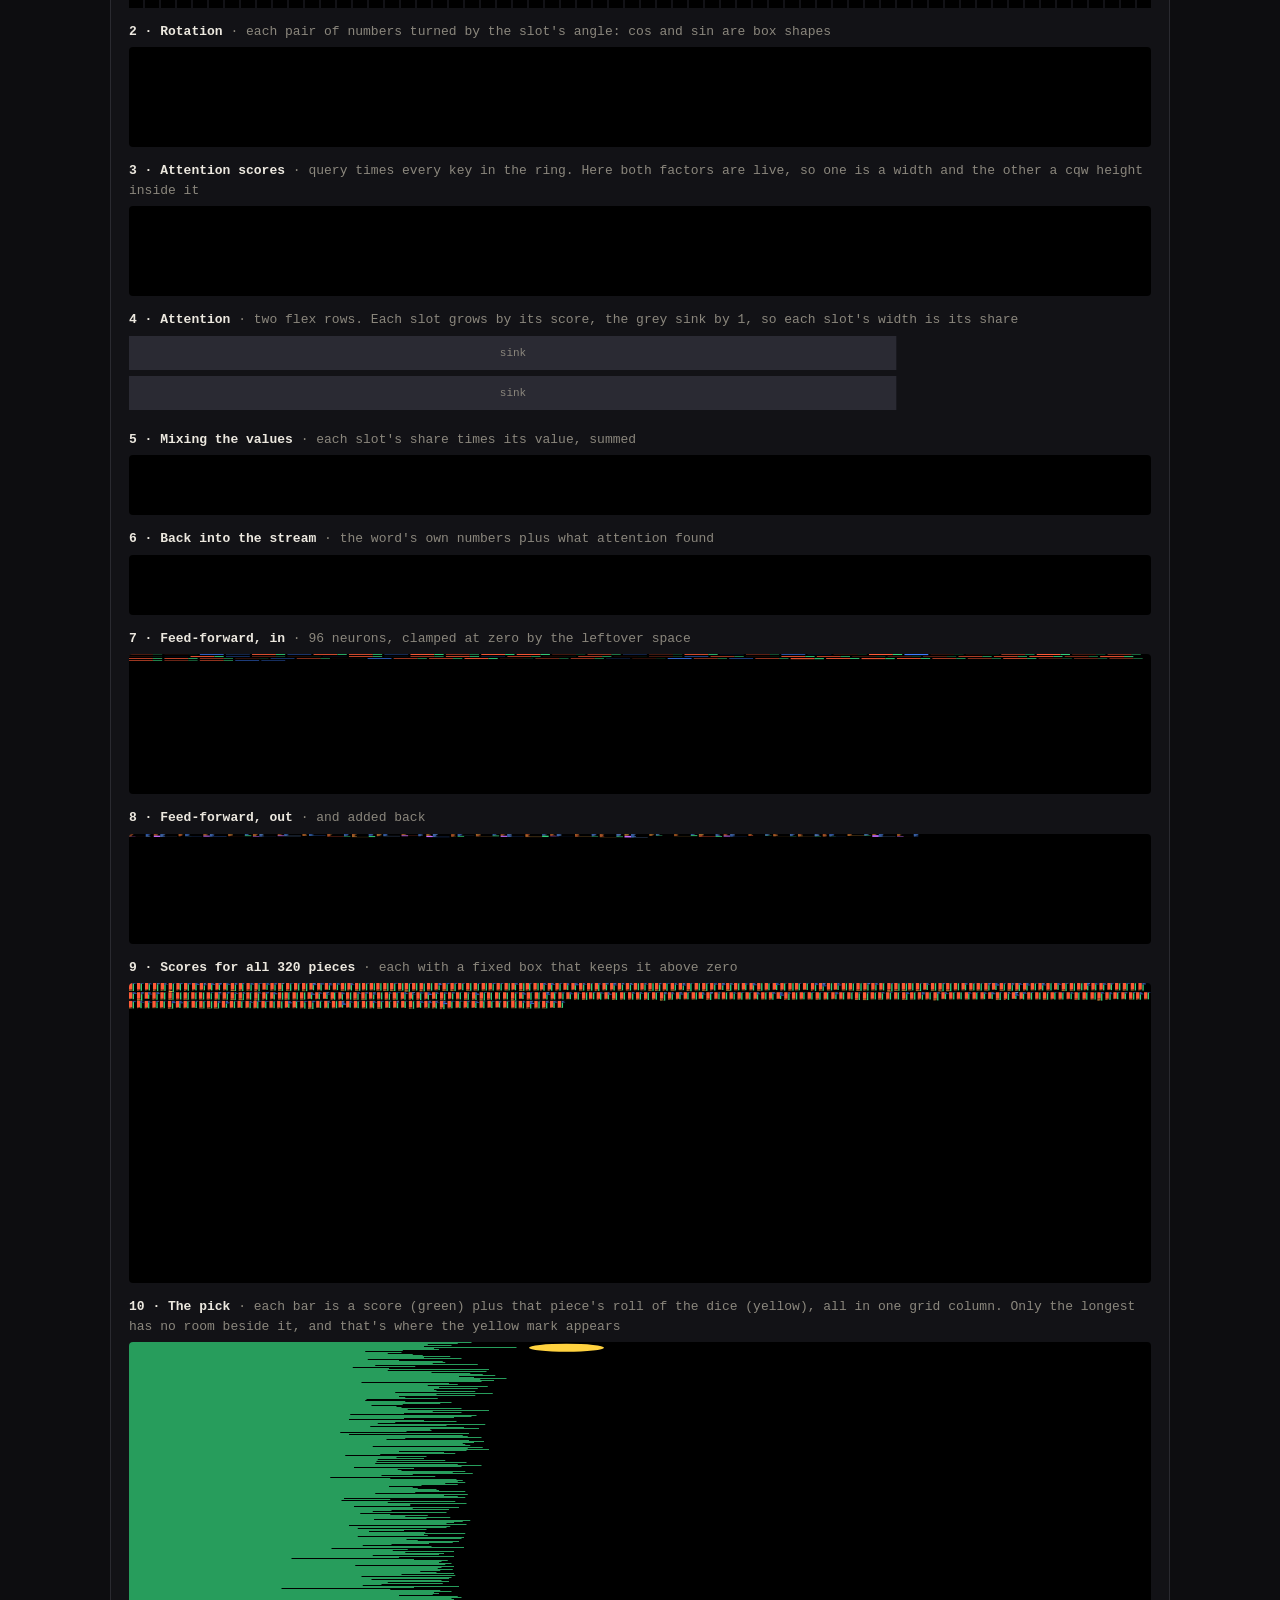
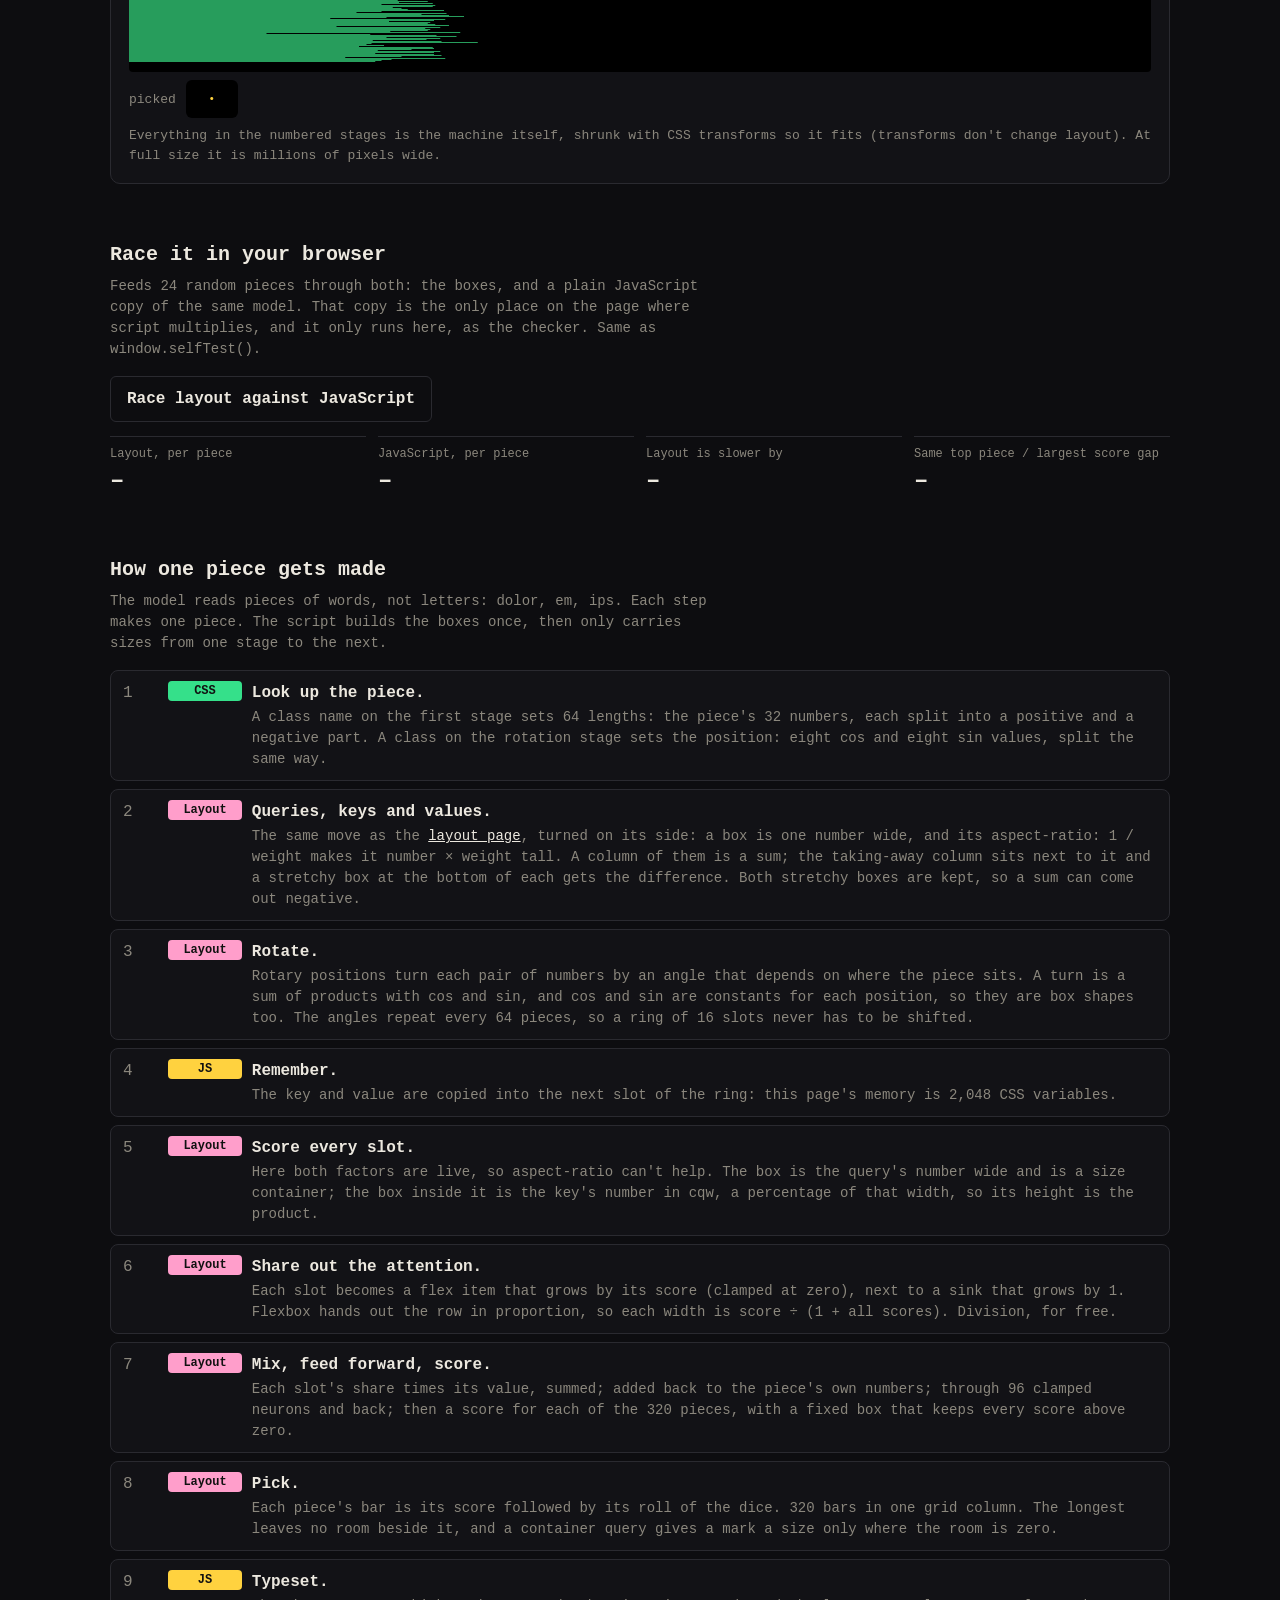
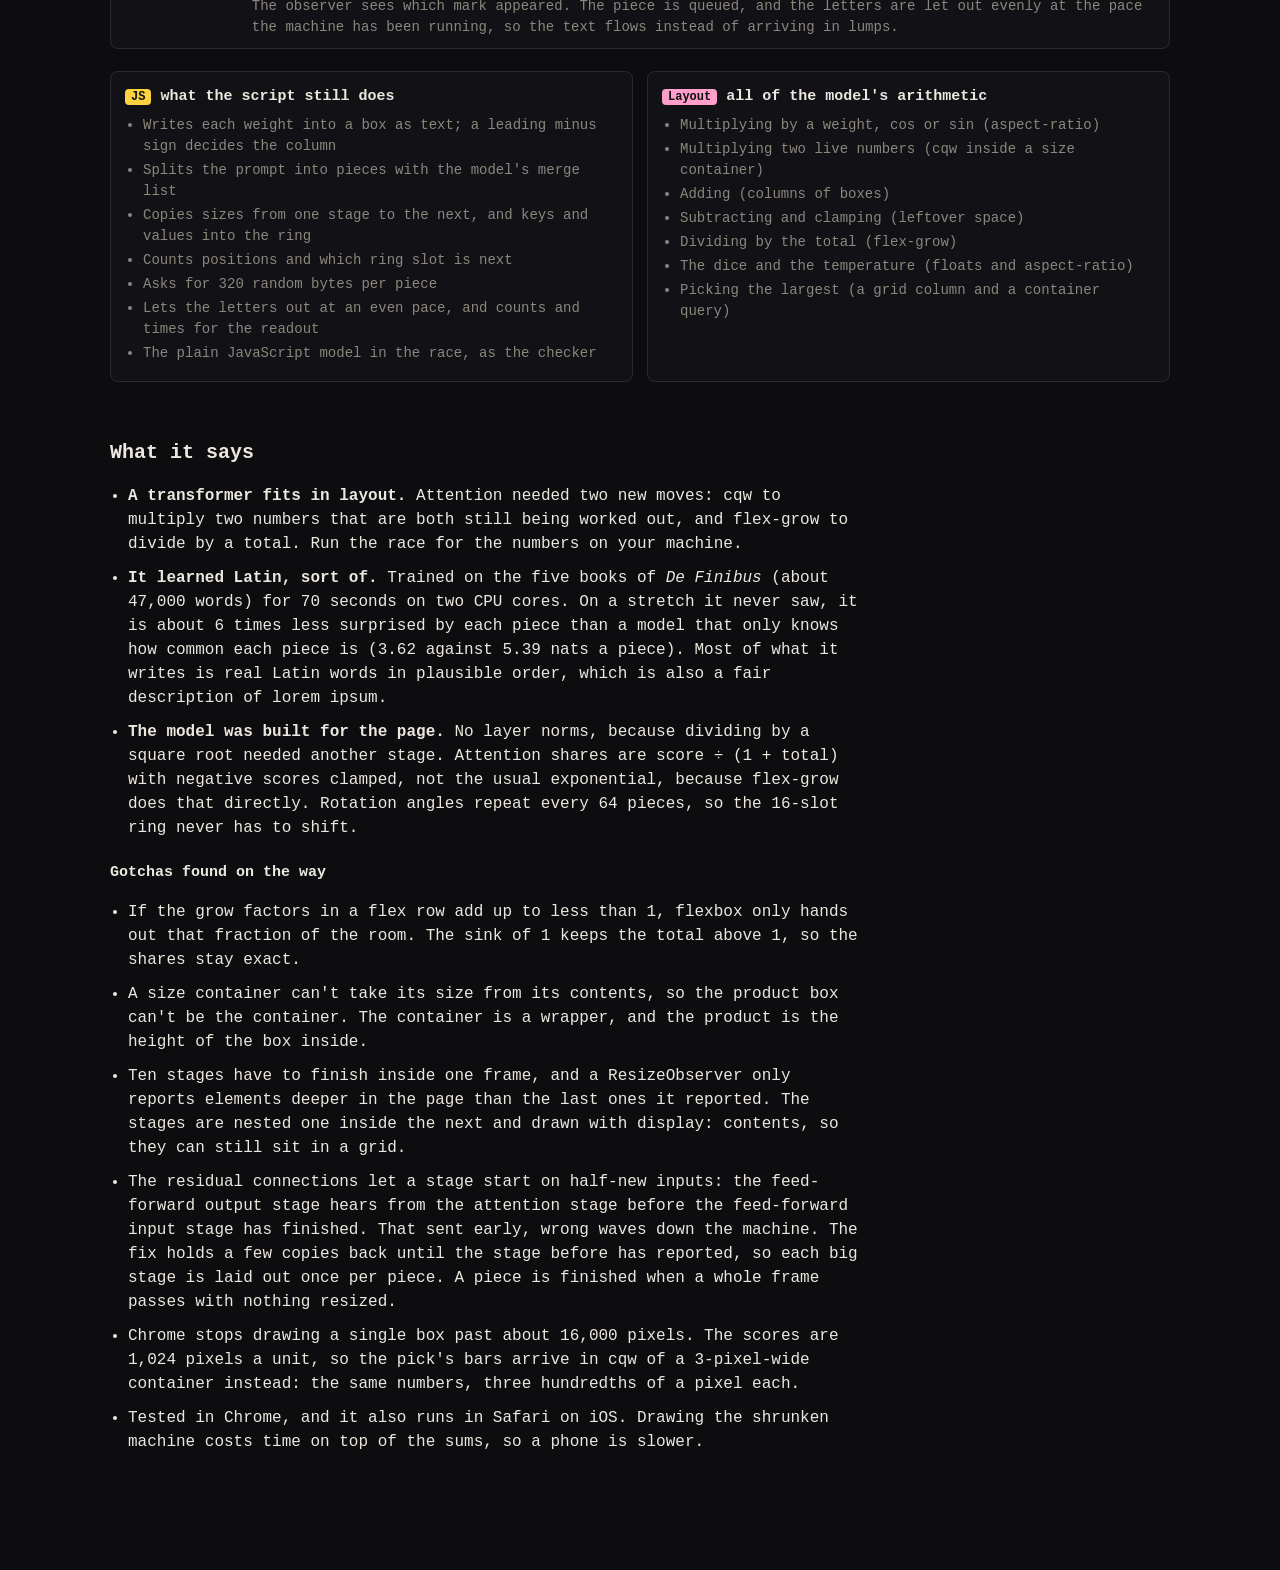
<file: lorem/index.html>
<!doctype html>
<html lang="en">
  <head>
    <meta charset="utf-8" />
    <meta name="viewport" content="width=device-width, initial-scale=1" />
    <title>Lorem ipsum · Gradient Decent</title>
    <meta
      name="description"
      content="A small attention model trained on Cicero, the text lorem ipsum was cut from, run entirely by page layout: rotary positions, attention, a feed-forward layer and sampling, all as the sizes of 63,000 boxes."
    />
    <link rel="stylesheet" href="../lib/page.css?v=6" />
    <style>
      /*
        Styles for the lorem page. Two kinds of rule live here:
        - the magazine and the panels, which are only for looking at, and
        - the machine's rules (.stk, .col, .r, .t, .k, .arow, .die, .lane...), which ARE the model's arithmetic.
          Changing a size in those changes the answers.
        The generated stylesheet (<style id="gen">) is filled in by the script: the embedding table and the
        rotation table as CSS variables, one class per word piece and one per position.
      */
      .tag.layout {
        background: #ff9ecb;
      }
      label.t {
        color: var(--dim);
        font-size: 13px;
        display: flex;
        gap: 8px;
        align-items: center;
      }
      .key {
        display: inline-block;
        width: 10px;
        height: 10px;
        border-radius: 2px;
        margin: 0 5px 0 12px;
        vertical-align: -1px;
      }

      /* ---- The magazine. Nothing here computes anything; it's where the filler ends up. ---- */
      .mag {
        background: #f3eee3;
        color: #1d1b17;
        border-radius: 4px;
        padding: 28px 30px 30px;
        margin: 0 0 8px;
        font:
          16px/1.55 Georgia,
          'Iowan Old Style',
          'Times New Roman',
          serif;
      }
      .mag .mast {
        display: flex;
        flex-wrap: wrap;
        gap: 4px 14px;
        justify-content: space-between;
        align-items: baseline;
        border-bottom: 3px double #1d1b17;
        padding-bottom: 6px;
        font:
          700 13px/1 ui-monospace,
          Menlo,
          monospace;
        letter-spacing: 0.18em;
        text-transform: uppercase;
      }
      .mag .mast b {
        font:
          italic 700 34px/1 Georgia,
          serif;
        letter-spacing: -0.01em;
        text-transform: none;
      }
      .mag h3 {
        font:
          400 40px/1.05 Georgia,
          serif;
        margin: 18px 0 4px;
        letter-spacing: -0.015em;
      }
      .mag .by {
        font:
          italic 14px/1.4 Georgia,
          serif;
        color: #6b6457;
        margin: 0 0 16px;
      }
      .mag .body {
        display: grid;
        grid-template-columns: minmax(0, 1fr) minmax(0, 2.2fr);
        gap: 26px;
        min-height: 260px;
      }
      .mag .cols {
        columns: 2 180px;
        column-gap: 26px;
        column-rule: 1px solid #d8d0c0;
        text-align: justify;
        hyphens: auto;
        overflow-wrap: anywhere;
      }
      .mag .body p {
        margin: 0;
      }
      .mag .cols p::first-letter {
        float: left;
        font-size: 62px;
        line-height: 0.86;
        padding: 4px 6px 0 0;
        color: #b0362b;
      }
      .mag .seed {
        color: #8c8474;
      }
      .mag .caret {
        display: inline-block;
        width: 2px;
        height: 1em;
        background: #b0362b;
        vertical-align: -2px;
        animation: blink 1s steps(1) infinite;
      }
      @keyframes blink {
        50% {
          opacity: 0;
        }
      }
      .mag .pull {
        align-self: start;
        margin: 6px 0 12px;
        padding: 10px 0;
        border-top: 2px solid #1d1b17;
        border-bottom: 2px solid #1d1b17;
        font:
          italic 21px/1.3 Georgia,
          serif;
        text-align: left;
      }

      /* ---- The machine. Every box in the stages is real layout; .view panels shrink it with a transform so it fits. ---- */
      #mach {
        display: grid;
        grid-template-columns: minmax(0, 1fr);
        gap: 14px;
        margin-top: 16px;
      }
      .pan {
        min-width: 0;
      }
      /* Each stage is nested inside the one before (a ResizeObserver only reports deeper elements in the same frame),
         but display: contents lets every panel still sit in #mach's grid as a sibling. */
      .ch {
        display: contents;
      }
      .pan h4 {
        margin: 0 0 6px;
        font-size: 13px;
        color: var(--ink);
      }
      .pan h4 span {
        color: var(--dim);
        font-weight: 400;
      }
      /* A panel window onto one stage. contain: strict stops a stage's layout from spilling into the rest of the page. */
      .view {
        contain: strict;
        position: relative;
        overflow: hidden;
        background: #000;
        border-radius: 4px;
        height: var(--vh, 120px);
      }
      /* One whole stage at full size (font-size 1024px, so 1em is one unit of the model), shrunk with a transform.
         --kx and --ky are display-only scales; --fit shrinks further on phones. flex-wrap only arranges the sums
         into a mosaic; each sum is independent of where it sits. */
      .stg {
        position: absolute;
        left: 0;
        top: 0;
        transform-origin: 0 0;
        transform: scale(calc(var(--kx) * var(--fit, 1)), var(--ky));
        display: flex;
        flex-wrap: wrap;
        align-items: flex-start;
        align-content: flex-start;
        gap: 300px 96px;
        width: var(--sw);
        font-size: 1024px;
      }

      /* A signed sum: two columns of boxes side by side in one grid row. Each column ends in a stretchy box, and the
     row is as tall as the taller column, so each stretchy box gets the difference or nothing. */
      .stk {
        display: grid;
        grid-template-columns: max-content max-content;
        justify-content: start;
        align-items: stretch;
      }
      .col {
        display: flex;
        flex-direction: column;
        align-items: flex-start;
      }
      .col > i {
        flex: none;
        display: block;
      }
      /* The stretchy box at the bottom of each column: whatever height the other column has beyond this one.
         That is max(0, other − this), the difference with negatives clamped to zero. */
      .col > .r {
        flex: 1 1 0;
        min-height: 0;
        width: 400px;
      }
      .col:first-child > i {
        background: #ff5a36;
      }
      .col:first-child > i:nth-child(even) {
        background: #ffb347;
      }
      .col:nth-child(2) > i {
        background: #3d7dff;
      }
      .col:nth-child(2) > i:nth-child(even) {
        background: #7fb0ff;
      }
      .r.p {
        background: #34d27b;
      }
      .r.n {
        background: #c86bff;
      }
      /* A product of two live numbers: the box is one number wide, and inside it a box is the other number in cqw. */
      .t {
        flex: none;
        display: block;
      }
      /* .k is the size container, 9.765625% (100/1024) of the outer box's width. The outer box is a × 1024px wide,
         so 1cqw inside is a × 1024 / 1024 px, and the inner box, b × 1024 cqw tall, is a × b × 1024px: the product.
         .k3 is the same for the attention row, where one unit of share is 768px wide: 100/768 = 13.02%. */
      .t > .k {
        width: 9.765625%;
        container-type: inline-size;
      }
      .t > .k3 {
        width: 13.0208333%;
        container-type: inline-size;
      }
      .t > div > i {
        display: block;
        width: 100%;
        background: inherit;
      }
      .col:first-child > .t {
        background: #ff5a36;
      }
      .col:nth-child(2) > .t {
        background: #3d7dff;
      }

      /* Ring of 16 slots with their position dials */
      #tiles {
        display: grid;
        grid-template-columns: repeat(16, minmax(0, 1fr));
        gap: 4px;
      }
      .tile {
        background: var(--bg);
        border: 1px solid var(--line);
        border-radius: 6px;
        padding: 5px 2px 4px;
        text-align: center;
        font:
          12px/1.2 ui-monospace,
          Menlo,
          monospace;
        min-width: 0;
      }
      .tile.now {
        border-color: #ff9ecb;
        box-shadow: 0 0 0 1px #ff9ecb;
      }
      .tile .w {
        display: block;
        white-space: nowrap;
        overflow: hidden;
        text-overflow: clip;
        height: 15px;
        color: var(--ink);
      }
      .tile .pn {
        display: block;
        color: var(--dim);
        font-size: 10px;
      }
      .dial {
        position: relative;
        width: 30px;
        height: 30px;
        margin: 4px auto 2px;
        border: 1px solid var(--line);
        border-radius: 50%;
      }
      /* Eight hands per dial, one per rotation speed, each turned to that speed's angle for the slot's position. Only
         for looking at: the same angles reach the model as cos and sin box shapes. */
      .dial > i {
        position: absolute;
        left: 14px;
        bottom: 15px;
        width: 1px;
        height: 13px;
        transform-origin: 50% 100%;
        background: #ff9ecb;
        transform: rotate(var(--ang, 0deg));
      }
      .dial > i:nth-child(2) {
        background: #ffb347;
      }
      .dial > i:nth-child(3) {
        background: #ffd23f;
      }
      .dial > i:nth-child(4) {
        background: #34d27b;
      }
      .dial > i:nth-child(5) {
        background: #5ad1e6;
      }
      .dial > i:nth-child(6) {
        background: #7fb0ff;
      }
      .dial > i:nth-child(7) {
        background: #c86bff;
      }
      .dial > i:nth-child(8) {
        background: #f3eee3;
      }

      /* Attention: the actual flex rows. 768px is one unit of weight. */
      .attn {
        width: 768px;
        transform-origin: 0 0;
        transform: scale(var(--ks, 1));
      }
      .arow {
        display: flex;
        width: 768px;
        height: 34px;
        margin: 0 0 6px;
      }
      .arow > b {
        flex-basis: 0;
        min-width: 0;
        overflow: hidden;
        display: block;
        font:
          400 11px/34px ui-monospace,
          Menlo,
          monospace;
        color: #14110c;
        text-align: center;
        white-space: nowrap;
        box-shadow: inset -1px 0 #0006;
      }
      .arow > b:nth-child(odd) {
        background: #ff9ecb;
      }
      .arow > b:nth-child(even) {
        background: #ffc2de;
      }
      .arow > b.sink {
        background: #2a2a33;
        color: #8b877d;
      }
      .attnwrap {
        height: 80px;
        overflow: hidden;
      }

      /* The dice: one per vocabulary piece. A staircase of floats draws the curve; the yellow block is dropped in. */
      .dice {
        display: flex;
        flex-wrap: wrap;
        gap: 2px;
      }
      .dslot {
        contain: strict;
        position: relative;
        overflow: hidden;
        width: 14px;
        height: 40px;
        background: #000;
      }
      .dn {
        position: absolute;
        left: 0;
        top: 0;
        transform-origin: 0 0;
        transform: scale(0.00137, 0.0054);
        display: grid;
        grid-template-columns: max-content;
        font-size: 1024px;
      }
      /* The temperature box: 1em tall with aspect-ratio T / 0.1, so it is 10 × T em wide. The staircase steps are
         percentages of this width, so the roll comes out already multiplied by the temperature. */
      .tb {
        height: 1em;
        aspect-ratio: var(--T) / 0.1;
        background: #ff9ecb;
        display: block;
      }
      .die {
        display: flow-root;
        min-width: 0;
      }
      /* One step of the curve: 64 floats stacked with clear: left, each 100px tall and a fixed percent wide. */
      .die > b {
        float: left;
        clear: left;
        height: 100px;
        display: block;
        background: #2e2e36;
      }
      .sp {
        display: block;
        font-size: 25px;
      }
      /* The roll: a block in a new formatting context squeezes in beside the floats at its height. Its width is
         whatever room the step leaves, which is the dice curve's value there. */
      .pr {
        display: flow-root;
        height: 100px;
        background: #ffd23f;
        outline: 300px solid #ffd23f;
      }

      /* The pick: every piece's score as a bar in one grid column. */
      #podv {
        --vh: 330px;
      }
      /* The scores arrive in cqw of a 3px-wide container: the same numbers, 3/100 of a pixel each, so the bars stay small enough to draw. */
      #pq {
        position: absolute;
        left: 0;
        top: 0;
        width: 3px;
        container-type: inline-size;
        transform-origin: 0 0;
        transform: scale(calc(1.25 * var(--fit, 1)), 0.25);
      }
      #pod {
        display: grid;
        grid-template-columns: max-content;
        justify-content: start;
      }
      .lane {
        display: flex;
        height: 4px;
        align-items: center;
      }
      .lane > b {
        flex: none;
        height: 3px;
        background: #34d27b;
        display: block;
      }
      .lane > b.roll {
        background: #ffd23f;
      }
      /* The room beside each bar. All lanes share one max-content grid column, so the longest bar's room is 0. */
      .lane > s {
        flex: 1 1 0;
        min-width: 0;
        height: 3px;
        container-type: inline-size;
        position: relative;
        display: block;
      }
      .lane > s > u {
        position: absolute;
        left: 10px;
        top: -14px;
        width: 0;
        height: 0;
        display: block;
        background: #ffd23f;
        border-radius: 50%;
      }
      @container (max-width: 0.001px) {
        .lane > s > u {
          width: 60px;
          height: 32px;
        }
      }
      .won {
        display: flex;
        gap: 10px;
        align-items: center;
        margin-top: 8px;
        font:
          13px ui-monospace,
          Menlo,
          monospace;
        color: var(--dim);
      }
      .won b {
        font:
          400 26px/1 Georgia,
          serif;
        color: #ffd23f;
        background: #000;
        padding: 6px 12px;
        border-radius: 6px;
        min-width: 2em;
        text-align: center;
      }
      @media (max-width: 700px) {
        .mag .body {
          grid-template-columns: minmax(0, 1fr);
        }
        #mach {
          --fit: 0.31;
          --ks: 0.42;
        }
        .attnwrap {
          height: 34px;
        }
        .dslot {
          width: 8px;
        }
        .stg {
          transform-origin: 0 0;
        }
        #tiles {
          grid-template-columns: repeat(8, minmax(0, 1fr));
        }
        .mag h3 {
          font-size: 30px;
        }
        .mag {
          padding: 20px 18px;
        }
      }
    </style>
    <style id="gen"></style>
  </head>
  <body>
    <main>
      <p class="crumb"><a href="../">Gradient Decent</a> / lorem</p>
      <h1><span>Can page layout write lorem ipsum?</span></h1>
      <p class="lede">
        You always pour lorem ipsum into a page layout. So what if the page layout wrote the lorem ipsum? This page
        turns the browser's layout engine into a calculator and uses it to run a small language model that writes lorem
        ipsum. Every multiply, sum and choice is the size of a box. The model was trained ahead of time, in an ordinary
        script, on Cicero's <i>De Finibus</i>, the book lorem ipsum was chopped out of, and what it writes is typeset
        into the magazine below as filler.
      </p>
      <p class="answer" id="answer">
        Yes, slowly. Each piece of a word takes about 66,000 boxes and a bit over half a second, roughly 4,000 times
        slower than the same model in plain JavaScript. It's a goofy experiment, not a useful one, but the answers are
        right: in headless Chrome the boxes picked the same piece as a plain JavaScript copy of the model 24 times out
        of 24, with every score within 0.012. What it writes is mostly real Latin words in a plausible order, which is
        also a fair description of lorem ipsum.
      </p>

      <section>
        <div class="bench">
          <h2 class="big">Run it</h2>
          <form id="f">
            <input id="seed" type="text" value="lorem ipsum dolor sit amet," aria-label="Prompt" /><button
              id="go"
              disabled
            >
              Loading</button
            ><button id="stop" type="button" class="ghost" disabled>Stop</button>
            <label class="t"
              >temperature <input id="temp" type="range" min="0" max="1.5" step="0.05" value="0.7"
            /></label>
          </form>

          <div class="mag" aria-live="off">
            <div class="mast"><b>Lorem</b><span>Vol. XLV a.C.n. · Filler quarterly</span></div>
            <h3>De Finibus Bonorum et Malorum</h3>
            <p class="by">M. Tullius Cicero, as the boxes remember him</p>
            <div class="body">
              <p class="pull" id="pull">“Neque porro quisquam est, qui dolorem ipsum quia dolor sit amet.”</p>
              <div class="cols">
                <p id="txt">
                  <span class="seed" id="seedtxt"></span><span id="gen1"></span><span class="caret"></span>
                </p>
              </div>
            </div>
          </div>
          <div id="stat"></div>

          <div id="mach">
            <div class="pan">
              <h4>
                The context: 16 slots in a ring
                <span>· each dial is that slot's position, eight hands turning at eight speeds</span>
              </h4>
              <div id="tiles"></div>
            </div>
            <div class="ch">
              <div class="pan">
                <h4>
                  1 · Queries, keys and values
                  <span
                    >· 96 sums of up to 64 boxes. Box widths are the piece's numbers, box shapes are the weights</span
                  >
                </h4>
                <div class="view" style="--vh: 160px">
                  <div class="stg" id="S1" style="--sw: 34000px; --kx: 0.03; --ky: 0.0096"></div>
                </div>
              </div>
              <div class="pan">
                <h4>
                  The dice
                  <span
                    >· one per piece of the vocabulary. Floats draw the curve, the yellow block is dropped in at
                    random</span
                  >
                </h4>
                <div class="dice" id="dice"></div>
              </div>
              <div class="ch">
                <div class="pan">
                  <h4>
                    2 · Rotation
                    <span>· each pair of numbers turned by the slot's angle: cos and sin are box shapes</span>
                  </h4>
                  <div class="view" style="--vh: 100px">
                    <div class="stg" id="S2" style="--sw: 38500px; --kx: 0.0265; --ky: 0.0216"></div>
                  </div>
                </div>
                <div class="ch">
                  <div class="pan">
                    <h4>
                      3 · Attention scores
                      <span
                        >· query times every key in the ring. Here both factors are live, so one is a width and the
                        other a cqw height inside it</span
                      >
                    </h4>
                    <div class="view" style="--vh: 90px">
                      <div class="stg" id="S3" style="--sw: 58500px; --kx: 0.0174; --ky: 0.0113"></div>
                    </div>
                  </div>
                  <div class="ch">
                    <div class="pan">
                      <h4>
                        4 · Attention
                        <span
                          >· two flex rows. Each slot grows by its score, the grey sink by 1, so each slot's width is
                          its share</span
                        >
                      </h4>
                      <div class="attnwrap">
                        <div><div class="attn" id="S4"></div></div>
                      </div>
                    </div>
                    <div class="ch">
                      <div class="pan">
                        <h4>5 · Mixing the values <span>· each slot's share times its value, summed</span></h4>
                        <div class="view" style="--vh: 60px">
                          <div class="stg" id="S5" style="--sw: 29000px; --kx: 0.035; --ky: 0.1"></div>
                        </div>
                      </div>
                      <div class="ch">
                        <div class="pan">
                          <h4>
                            6 · Back into the stream <span>· the word's own numbers plus what attention found</span>
                          </h4>
                          <div class="view" style="--vh: 60px">
                            <div class="stg" id="S6" style="--sw: 30000px; --kx: 0.034; --ky: 0.0139"></div>
                          </div>
                        </div>
                        <div class="ch">
                          <div class="pan">
                            <h4>
                              7 · Feed-forward, in <span>· 96 neurons, clamped at zero by the leftover space</span>
                            </h4>
                            <div class="view" style="--vh: 140px">
                              <div class="stg" id="S7" style="--sw: 43800px; --kx: 0.0233; --ky: 0.0034"></div>
                            </div>
                          </div>
                          <div class="ch">
                            <div class="pan">
                              <h4>8 · Feed-forward, out <span>· and added back</span></h4>
                              <div class="view" style="--vh: 110px">
                                <div class="stg" id="S8" style="--sw: 62500px; --kx: 0.0163; --ky: 0.0014"></div>
                              </div>
                            </div>
                            <div class="ch">
                              <div class="pan">
                                <h4>
                                  9 · Scores for all 320 pieces
                                  <span>· each with a fixed box that keeps it above zero</span>
                                </h4>
                                <div class="view" style="--vh: 300px">
                                  <div class="stg" id="S9" style="--sw: 310000px; --kx: 0.0033; --ky: 0.00079"></div>
                                </div>
                              </div>
                              <div class="ch">
                                <div class="pan">
                                  <h4>
                                    10 · The pick
                                    <span
                                      >· each bar is a score (green) plus that piece's roll of the dice (yellow), all in
                                      one grid column. Only the longest has no room beside it, and that's where the
                                      yellow mark appears</span
                                    >
                                  </h4>
                                  <div class="view" id="podv">
                                    <div id="pq"><div id="pod"></div></div>
                                  </div>
                                  <div class="won">picked <b id="won">·</b><span id="wonctx"></span></div>
                                </div>
                              </div>
                            </div>
                          </div>
                        </div>
                      </div>
                    </div>
                  </div>
                </div>
              </div>
            </div>
          </div>
          <p class="note">
            Everything in the numbered stages is the machine itself, shrunk with CSS transforms so it fits (transforms
            don't change layout). At full size it is millions of pixels wide.
          </p>
        </div>
      </section>

      <section>
        <h2 class="big">Race it in your browser</h2>
        <p class="section-lede">
          Feeds 24 random pieces through both: the boxes, and a plain JavaScript copy of the same model. That copy is
          the only place on the page where script multiplies, and it only runs here, as the checker. Same as
          <code>window.selfTest()</code>.
        </p>
        <button id="race" class="ghost" type="button" disabled>Race layout against JavaScript</button>
        <div class="metrics">
          <div class="metric"><span>Layout, per piece</span><strong id="r-lay">–</strong></div>
          <div class="metric"><span>JavaScript, per piece</span><strong id="r-js">–</strong></div>
          <div class="metric"><span>Layout is slower by</span><strong id="r-x">–</strong></div>
          <div class="metric"><span>Same top piece / largest score gap</span><strong id="r-ok">–</strong></div>
        </div>
      </section>

      <section>
        <h2 class="big">How one piece gets made</h2>
        <p class="section-lede">
          The model reads pieces of words, not letters: <code>dolor</code>, <code>em</code>, <code> ips</code>. Each
          step makes one piece. The script builds the boxes once, then only carries sizes from one stage to the next.
        </p>
        <ol class="pipe">
          <li>
            <span class="tag css">CSS</span>
            <div>
              <b>Look up the piece.</b>
              <p>
                A class name on the first stage sets 64 lengths: the piece's 32 numbers, each split into a positive and
                a negative part. A class on the rotation stage sets the position: eight cos and eight sin values, split
                the same way.
              </p>
            </div>
          </li>
          <li>
            <span class="tag layout">Layout</span>
            <div>
              <b>Queries, keys and values.</b>
              <p>
                The same move as the <a href="../layout/">layout page</a>, turned on its side: a box is one number wide,
                and its <code>aspect-ratio: 1 / weight</code> makes it number × weight tall. A column of them is a sum;
                the taking-away column sits next to it and a stretchy box at the bottom of each gets the difference.
                Both stretchy boxes are kept, so a sum can come out negative.
              </p>
            </div>
          </li>
          <li>
            <span class="tag layout">Layout</span>
            <div>
              <b>Rotate.</b>
              <p>
                Rotary positions turn each pair of numbers by an angle that depends on where the piece sits. A turn is a
                sum of products with cos and sin, and cos and sin are constants for each position, so they are box
                shapes too. The angles repeat every 64 pieces, so a ring of 16 slots never has to be shifted.
              </p>
            </div>
          </li>
          <li>
            <span class="tag js">JS</span>
            <div>
              <b>Remember.</b>
              <p>
                The key and value are copied into the next slot of the ring: this page's memory is 2,048 CSS variables.
              </p>
            </div>
          </li>
          <li>
            <span class="tag layout">Layout</span>
            <div>
              <b>Score every slot.</b>
              <p>
                Here both factors are live, so aspect-ratio can't help. The box is the query's number wide and is a size
                container; the box inside it is the key's number in <code>cqw</code>, a percentage of that width, so its
                height is the product.
              </p>
            </div>
          </li>
          <li>
            <span class="tag layout">Layout</span>
            <div>
              <b>Share out the attention.</b>
              <p>
                Each slot becomes a flex item that grows by its score (clamped at zero), next to a sink that grows by 1.
                Flexbox hands out the row in proportion, so each width is score ÷ (1 + all scores). Division, for free.
              </p>
            </div>
          </li>
          <li>
            <span class="tag layout">Layout</span>
            <div>
              <b>Mix, feed forward, score.</b>
              <p>
                Each slot's share times its value, summed; added back to the piece's own numbers; through 96 clamped
                neurons and back; then a score for each of the 320 pieces, with a fixed box that keeps every score above
                zero.
              </p>
            </div>
          </li>
          <li>
            <span class="tag layout">Layout</span>
            <div>
              <b>Pick.</b>
              <p>
                Each piece's bar is its score followed by its roll of the dice. 320 bars in one grid column. The longest
                leaves no room beside it, and a container query gives a mark a size only where the room is zero.
              </p>
            </div>
          </li>
          <li>
            <span class="tag js">JS</span>
            <div>
              <b>Typeset.</b>
              <p>
                The observer sees which mark appeared. The piece is queued, and the letters are let out evenly at the
                pace the machine has been running, so the text flows instead of arriving in lumps.
              </p>
            </div>
          </li>
        </ol>

        <div class="split" style="margin-top: 22px">
          <div>
            <h3><span class="tag js">JS</span> what the script still does</h3>
            <ul>
              <li>Writes each weight into a box as text; a leading minus sign decides the column</li>
              <li>Splits the prompt into pieces with the model's merge list</li>
              <li>Copies sizes from one stage to the next, and keys and values into the ring</li>
              <li>Counts positions and which ring slot is next</li>
              <li>Asks for 320 random bytes per piece</li>
              <li>Lets the letters out at an even pace, and counts and times for the readout</li>
              <li>The plain JavaScript model in the race, as the checker</li>
            </ul>
          </div>
          <div>
            <h3><span class="tag layout">Layout</span> all of the model's arithmetic</h3>
            <ul>
              <li>Multiplying by a weight, cos or sin (<code>aspect-ratio</code>)</li>
              <li>Multiplying two live numbers (<code>cqw</code> inside a size container)</li>
              <li>Adding (columns of boxes)</li>
              <li>Subtracting and clamping (leftover space)</li>
              <li>Dividing by the total (<code>flex-grow</code>)</li>
              <li>The dice and the temperature (floats and <code>aspect-ratio</code>)</li>
              <li>Picking the largest (a grid column and a container query)</li>
            </ul>
          </div>
        </div>
      </section>

      <section>
        <h2 class="big">What it says</h2>
        <ul class="says">
          <li>
            <strong>A transformer fits in layout.</strong> Attention needed two new moves: <code>cqw</code> to multiply
            two numbers that are both still being worked out, and <code>flex-grow</code> to divide by a total.
            <span id="say-acc">Run the race for the numbers on your machine.</span>
          </li>
          <li>
            <strong>It learned Latin, sort of.</strong> Trained on the five books of <i>De Finibus</i> (about 47,000
            words) for 70 seconds on two CPU cores. On a stretch it never saw, it is about 6 times less surprised by
            each piece than a model that only knows how common each piece is (3.62 against 5.39 nats a piece). Most of
            what it writes is real Latin words in plausible order, which is also a fair description of lorem ipsum.
          </li>
          <li>
            <strong>The model was built for the page.</strong> No layer norms, because dividing by a square root needed
            another stage. Attention shares are score ÷ (1 + total) with negative scores clamped, not the usual
            exponential, because flex-grow does that directly. Rotation angles repeat every 64 pieces, so the 16-slot
            ring never has to shift.
          </li>
        </ul>
        <h3 class="sub3">Gotchas found on the way</h3>
        <ul class="says">
          <li>
            If the grow factors in a flex row add up to less than 1, flexbox only hands out that fraction of the room.
            The sink of 1 keeps the total above 1, so the shares stay exact.
          </li>
          <li>
            A size container can't take its size from its contents, so the product box can't be the container. The
            container is a wrapper, and the product is the height of the box inside.
          </li>
          <li>
            Ten stages have to finish inside one frame, and a <code>ResizeObserver</code> only reports elements deeper
            in the page than the last ones it reported. The stages are nested one inside the next and drawn with
            <code>display: contents</code>, so they can still sit in a grid.
          </li>
          <li>
            The residual connections let a stage start on half-new inputs: the feed-forward output stage hears from the
            attention stage before the feed-forward input stage has finished. That sent early, wrong waves down the
            machine. The fix holds a few copies back until the stage before has reported, so each big stage is laid out
            once per piece. A piece is finished when a whole frame passes with nothing resized.
          </li>
          <li>
            Chrome stops drawing a single box past about 16,000 pixels. The scores are 1,024 pixels a unit, so the
            pick's bars arrive in <code>cqw</code> of a 3-pixel-wide container instead: the same numbers, three
            hundredths of a pixel each.
          </li>
          <li>
            Tested in Chrome, and it also runs in Safari on iOS. Drawing the shrunken machine costs time on top of the
            sums, so a phone is slower.
          </li>
        </ul>
      </section>
    </main>
    <script type="module">
      // How this script is laid out:
      //   1. Load the weights (model.json, written by tools/export_lorem.py).
      //   2. Write the embedding and rotation tables as CSS classes, and build the ten stages of boxes. Every weight
      //      becomes a box whose aspect-ratio is the weight, written as text: no multiplying.
      //   3. The courier: a ResizeObserver that copies each stage's answers (box sizes) into the next stage.
      //   4. step(): put a piece and its position in as class names and wait until nothing moves. The pick is the lane
      //      whose mark appeared.
      //   5. The prompt splitter, the typesetter and the generate loop.
      //   6. The checker: a plain JavaScript copy of the model, used only by the race and window.selfTest().
      const $ = id => document.getElementById(id);
      const M = await (await fetch('model.json')).json();
      const VOC = M.vocab,
        V = VOC.length,
        D = M.D,
        H = M.H,
        HD = M.HD,
        FF = M.FF,
        W = M.W,
        P = M.PERIOD,
        J = M.turns.length;
      // A weight's sign and size, read off its text: '-0.31' is negative with size '0.31'. No arithmetic.
      const neg = v => String(v).startsWith('-'),
        mag = v => (neg(v) ? String(v).slice(1) : String(v));
      const show = t => t.replaceAll('▁', ' ');
      const html = s => s.replaceAll('&', '&amp;').replaceAll('<', '&lt;');
      // The dice curve: 64 step widths, in percent of the temperature box. Step k is 100 − 10 × (2 + g), where
      // g = −ln(−ln((k + 0.5) / 64)) is a Gumbel roll. Worked out ahead of time, like the weights.
      // prettier-ignore
      const CURVE = [
        '95.7940', '93.2267', '91.7637', '90.6682', '89.7637', '88.9777', '88.2728', '87.6266',
        '87.0251', '86.4584', '85.9195', '85.4031', '84.9051', '84.4224', '83.9524', '83.4928',
        '83.0419', '82.5981', '82.1601', '81.7267', '81.2967', '80.8694', '80.4437', '80.0188',
        '79.5940', '79.1684', '78.7414', '78.3122', '77.8802', '77.4445', '77.0046', '76.5595',
        '76.1087', '75.6511', '75.1861', '74.7127', '74.2298', '73.7366', '73.2317', '72.7140',
        '72.1820', '71.6342', '71.0689', '70.4840', '69.8773', '69.2463', '68.5879', '67.8985',
        '67.1741', '66.4097', '65.5992', '64.7353', '63.8086', '62.8076', '61.7167', '60.5159',
        '59.1769', '57.6599', '55.9046', '53.8143', '51.2187', '47.7726', '42.5842', '31.5189',
      ];
      const B = 8; // a fixed box that keeps every final score above zero

      // ---- stylesheet: pieces and positions as lengths and shapes
      let css = '';
      VOC.forEach((_, t) => {
        css += `.tk${t}{`;
        M.emb[t].forEach((v, i) => (css += `--x${i}p:${neg(v) ? 0 : mag(v)}em;--x${i}n:${neg(v) ? mag(v) : 0}em;`));
        css += '}';
      });
      M.trig.forEach((row, p) => {
        css += `.ps${p}{`;
        row.forEach(
          ([c, s], j) =>
            (css += `--c${j}p:${neg(c) ? 0 : mag(c)};--c${j}n:${neg(c) ? mag(c) : 0};--s${j}p:${neg(s) ? 0 : mag(s)};--s${j}n:${neg(s) ? mag(s) : 0};`),
        );
        css += '}';
      });
      M.ang.forEach((row, p) => row.forEach((a, j) => (css += `.tile.ps${p} .h${j}{--ang:${a}}`)));
      $('gen').textContent = css;

      // ---- builders
      // wbox: a box as wide as an input and aspect-ratio 1 / weight, so its height is input × weight.
      // pbox: a product of two live numbers. Outer box a wide; inside, a size container; inside that, a box b cqw tall.
      // stack: a signed sum. Two columns side by side, adding terms and taking-away terms, each ending in a stretchy
      //        box. The stretchy box under the taking-away column is the positive part of the answer ('p'), the one
      //        under the adding column the negative part ('n'). Both are watched by the observer.
      const wbox = (inVar, ratio) => `<i style="width:var(--${inVar},0px);aspect-ratio:1 / ${ratio}"></i>`;
      const pbox = (aVar, bVar, k = 'k') =>
        `<div class="t" style="width:var(--${aVar},0px)"><div class="${k}"><i style="height:var(--${bVar},0cqw)"></i></div></div>`;
      const stack = (id, P_, N_, both) =>
        `<div class="stk"><div class="col">${P_}${both ? `<div class="r n" id="${id}n"></div>` : ''}</div><div class="col">${N_}<div class="r p" id="${id}p"></div></div></div>`;
      function matTerms(row, inName, signedIn) {
        let p = '',
          n = '';
        row.forEach((w, i) => {
          if (!+w) return;
          const r = mag(w);
          if (neg(w)) {
            n += wbox(`${inName}${i}p`, r);
            if (signedIn) p += wbox(`${inName}${i}n`, r);
          } else {
            p += wbox(`${inName}${i}p`, r);
            if (signedIn) n += wbox(`${inName}${i}n`, r);
          }
        });
        return [p, n];
      }
      // matTerms: one row of a weight matrix times a signed input. Input i has a positive part (--{name}{i}p) and a
      // negative part (--{name}{i}n); a positive weight adds the positive part and takes away the negative part, and
      // the other way round for a negative weight. Zero weights get no box.
      const matStack = (id, row, inName) => stack(id, ...matTerms(row, inName, true), true);
      // A bias is a box one unit wide with aspect-ratio 1 / bias. A residual input is a box with aspect-ratio 1 / 1.
      const bias = b => (+b ? [neg(b), `<i style="width:1em;aspect-ratio:1 / ${mag(b)}"></i>`] : [false, '']);
      const resid = name => `<i style="width:var(--${name}p,0px);aspect-ratio:1 / 1"></i>`;
      const residN = name => `<i style="width:var(--${name}n,0px);aspect-ratio:1 / 1"></i>`;

      // Stage 1: q, k, v before rotation, from the piece's numbers
      let s1 = '';
      ['q', 'k', 'v'].forEach(m => M[m].forEach((row, j) => (s1 += matStack(`${m}a${j}`, row, 'x'))));
      $('S1').innerHTML = s1;
      // Stage 2: rotation. out[2i] = a·cos − b·sin, out[2i+1] = a·sin + b·cos
      let s2 = '';
      const trigTerms = (src, trig, sgn) => {
        // (src p − src n) × (trig p − trig n) × sgn
        const T = (a, t, s) => [s > 0, `<i style="width:var(--${a},0px);aspect-ratio:1 / var(--${t})"></i>`];
        return [
          T(src + 'p', trig + 'p', sgn),
          T(src + 'p', trig + 'n', -sgn),
          T(src + 'n', trig + 'p', -sgn),
          T(src + 'n', trig + 'n', sgn),
        ];
      };
      const rotStacks = m => {
        for (let h = 0; h < H; h++)
          for (let j = 0; j < J; j++) {
            const i = h * HD + 2 * j,
              a = `${m}a${i}`,
              b = `${m}a${i + 1}`;
            for (const [o, terms] of [
              [i, [...trigTerms(a, `c${j}`, 1), ...trigTerms(b, `s${j}`, -1)]],
              [i + 1, [...trigTerms(a, `s${j}`, 1), ...trigTerms(b, `c${j}`, 1)]],
            ]) {
              s2 += stack(
                `${m}r${o}`,
                terms
                  .filter(t => t[0])
                  .map(t => t[1])
                  .join(''),
                terms
                  .filter(t => !t[0])
                  .map(t => t[1])
                  .join(''),
                true,
              );
            }
          }
      };
      rotStacks('q');
      rotStacks('k');
      $('S2').innerHTML = s2;
      // Stage 3: scores, query · each key in the ring (only the positive part is needed)
      let s3 = '';
      for (let h = 0; h < H; h++)
        for (let r = 0; r < W; r++) {
          let p = '',
            n = '';
          for (let d = 0; d < HD; d++) {
            const i = h * HD + d;
            p += pbox(`q${i}p`, `kp${r}_${i}`) + pbox(`q${i}n`, `kn${r}_${i}`);
            n += pbox(`q${i}p`, `kn${r}_${i}`) + pbox(`q${i}n`, `kp${r}_${i}`);
          }
          s3 += stack(`s${h}_${r}`, p, n, false);
        }
      $('S3').innerHTML = s3;
      // Stage 4: attention shares
      $('S4').innerHTML = [...Array(H).keys()]
        .map(
          h =>
            `<div class="arow">${[...Array(W).keys()].map(r => `<b id="a${h}_${r}" style="flex-grow:var(--g${h}_${r},0)"></b>`).join('')}<b class="sink" style="flex-grow:1024">sink</b></div>`,
        )
        .join('');
      // Stage 5: shares × values
      let s5 = '';
      for (let i = 0; i < D; i++) {
        const h = Math.floor(i / HD); // which head dimension i belongs to: building the boxes, not model arithmetic
        let p = '',
          n = '';
        for (let r = 0; r < W; r++) {
          p += pbox(`a${h}_${r}w`, `vp${r}_${i}`, 'k3');
          n += pbox(`a${h}_${r}w`, `vn${r}_${i}`, 'k3');
        }
        s5 += stack(`at${i}`, p, n, true);
      }
      $('S5').innerHTML = s5;
      // Stage 6: h1 = x + O·a
      $('S6').innerHTML = M.o
        .map((row, j) => {
          const [p, n] = matTerms(row, 'at', true);
          return stack(`h1_${j}`, resid(`x${j}`) + p, residN(`x${j}`) + n, true);
        })
        .join('');
      // Stage 7: f = relu(F1·h1 + b)
      $('S7').innerHTML = M.f1
        .map((row, j) => {
          const [bn, bb] = bias(M.f1b[j]);
          const [p, n] = matTerms(row, 'h1_', true);
          return stack(`f${j}`, bn ? p : p + bb, bn ? n + bb : n, false);
        })
        .join('');
      // Stage 8: h2 = h1 + F2·f + b
      $('S8').innerHTML = M.f2
        .map((row, j) => {
          const [bn, bb] = bias(M.f2b[j]);
          let p = resid(`h1_${j}`),
            n = residN(`h1_${j}`);
          row.forEach((w, i) => {
            if (!+w) return;
            if (neg(w)) n += wbox(`f${i}p`, mag(w));
            else p += wbox(`f${i}p`, mag(w));
          });
          return stack(`h2_${j}`, bn ? p : p + bb, bn ? n + bb : n, true);
        })
        .join('');
      // Stage 9: a score for every piece, plus the fixed box B that keeps it above zero. The dice join at the pick.
      $('S9').innerHTML = M.head
        .map((row, o) => {
          const [bn, bb] = bias(M.headb[o]);
          let [p, n] = matTerms(row, 'h2_', true);
          p = `<i style="width:1em;aspect-ratio:1 / ${B}"></i>` + p;
          return stack(`L${o}`, bn ? p : p + bb, bn ? n + bb : n, false);
        })
        .join('');
      // The dice (one staircase of floats per piece) and the pick (one lane per piece: score bar, roll bar, room)
      const stairs = CURVE.map(w => `<b style="width:${w}%"></b>`).join('');
      $('dice').innerHTML = VOC.map(
        (_, o) =>
          `<div class="dslot" title="${html(show(VOC[o]))}"><div class="dn"><i class="tb"></i><div class="die">${stairs}<div class="sp" style="height:var(--y${o},0px)"></div><div class="pr" id="d${o}"></div></div></div></div>`,
      ).join('');
      $('pod').innerHTML = VOC.map(
        (_, o) =>
          `<div class="lane"><b style="width:var(--L${o},0px)"></b><b class="roll" style="width:var(--g${o},0px)"></b><s><u id="u${o}"></u></s></div>`,
      ).join('');
      $('tiles').innerHTML = [...Array(W).keys()]
        .map(
          r =>
            `<div class="tile" id="tile${r}"><span class="w" id="tw${r}">·</span><div class="dial">${M.turns.map((_, j) => `<i class="h${j}"></i>`).join('')}</div><span class="pn" id="tp${r}"></span></div>`,
        )
        .join('');

      const mach = $('mach'),
        pod = $('pod');
      const boxes = mach.querySelectorAll('i, .die > b, .t').length;

      // ---- the courier
      // Each observed box belongs to a stage. When it reports, its size is copied to the stage that reads it.
      // Writes that would let a stage start early on half-new inputs are held back until the stage before it reports,
      // so every big stage is laid out once per piece.
      const S = n => $('S' + n),
        dice = $('dice');
      const obs = new Map();
      let slot = 0;
      const lastK = {},
        lastV = {},
        lastH1 = {},
        dotW = new Array(V).fill(0),
        scores = new Array(V).fill(0);
      const reg = (stage, id, dim, fn) => obs.set($(id), { stage, dim, fn });
      const setp = (el, name, v) => el.style.setProperty(name, v);
      for (let i = 0; i < D; i++)
        for (const s of 'pn') {
          reg(1, `qa${i}${s}`, 'h', w => setp(S(2), `--qa${i}${s}`, w + 'px'));
          reg(1, `ka${i}${s}`, 'h', w => setp(S(2), `--ka${i}${s}`, w + 'px'));
          reg(1, `va${i}${s}`, 'h', w => {
            lastV[`${s}_${i}`] = w;
            if (!held[4]) setp(S(5), `--v${s}${slot}_${i}`, w + 'cqw');
          }); // held until the attention shares are ready
          reg(2, `qr${i}${s}`, 'h', w => setp(S(3), `--q${i}${s}`, w + 'px'));
          reg(2, `kr${i}${s}`, 'h', w => {
            lastK[`${s}_${i}`] = w;
            setp(S(3), `--k${s}${slot}_${i}`, w + 'cqw');
          });
          reg(5, `at${i}${s}`, 'h', w => setp(S(6), `--at${i}${s}`, w + 'px'));
          reg(6, `h1_${i}${s}`, 'h', w => {
            setp(S(7), `--h1_${i}${s}`, w + 'px');
            lastH1[`${i}${s}`] = w;
            if (!held[7]) setp(S(8), `--h1_${i}${s}`, w + 'px');
          }); // stage 8 gets it after stage 7
          reg(8, `h2_${i}${s}`, 'h', w => setp(S(9), `--h2_${i}${s}`, w + 'px'));
        }
      for (let h = 0; h < H; h++)
        for (let r = 0; r < W; r++) {
          reg(3, `s${h}_${r}p`, 'h', w => setp(S(4), `--g${h}_${r}`, String(w)));
          reg(4, `a${h}_${r}`, 'w', w => setp(S(5), `--a${h}_${r}w`, w + 'px'));
        }
      for (let j = 0; j < FF; j++) reg(7, `f${j}p`, 'h', w => setp(S(8), `--f${j}p`, w + 'px'));
      for (let o = 0; o < V; o++) {
        reg(9, `L${o}p`, 'h', w => {
          scores[o] = w;
          setp(pod, `--L${o}`, w + 'cqw');
        });
        reg(0, `d${o}`, 'w', w => setp(pod, `--g${o}`, w + 'cqw'));
        reg(10, `u${o}`, 'w', w => {
          dotW[o] = w;
        });
      }

      // What each stage releases when it reports (run before that stage's own copies).
      let held = {},
        tok0 = 0;
      const release = st => {
        const f = held[st];
        if (f) {
          delete held[st];
          f();
        }
      };
      // The writes each stage releases when it reports. Without these, a stage that also reads something from further
      // back (the residual, the ring, the position) would start early on half-new inputs and send a wrong wave down.
      function holdFor() {
        held = {
          // after stage 1: the new position, so rotation starts once the new q and k exist
          1: () => {
            S(2).className = `stg ps${(pos - 1) % P}`;
          },
          // after stage 2: the last key the slot should hold (parts that didn't change size never report)
          2: () => {
            for (const [k, w] of Object.entries(lastK)) setp(S(3), `--k${k[0]}${slot}${k.slice(1)}`, w + 'cqw');
          },
          // after stage 4: the new value into its ring slot, once the attention shares are ready
          4: () => {
            for (const [k, w] of Object.entries(lastV)) setp(S(5), `--v${k[0]}${slot}${k.slice(1)}`, w + 'cqw');
          },
          // after stage 5: the piece's own numbers for the residual add
          5: () => {
            S(6).className = `stg tk${tok0}`;
          },
          // after stage 7: the residual stream for the feed-forward output stage
          7: () => {
            for (const [k, w] of Object.entries(lastH1)) setp(S(8), `--h1_${k}`, w + 'px');
          },
        };
      }
      // The observer delivers sizes in rounds inside one frame. Each round: group by stage, release what that stage
      // was holding back, then copy its sizes on.
      let fired = false;
      const ro = new ResizeObserver(entries => {
        fired = true;
        const by = new Map();
        for (const e of entries) {
          const o = obs.get(e.target);
          if (!o) continue;
          if (!by.has(o.stage)) by.set(o.stage, []);
          by.get(o.stage).push([o, o.dim === 'h' ? e.contentRect.height : e.contentRect.width]);
        }
        for (const st of [...by.keys()].sort((a, b) => a - b)) {
          release(st);
          for (const [o, w] of by.get(st)) o.fn(w);
        }
      });
      for (const el of obs.keys()) ro.observe(el);

      // One step: the piece goes in as a class name. The step is done when a whole frame passes with nothing resized.
      let pos = 0,
        stats = { frames: 0, released: 0 };
      function step(tok, T) {
        return new Promise(resolve => {
          slot = pos % W;
          tok0 = tok;
          holdFor();
          setp(dice, '--T', T);
          // The dice: a random byte per piece, written as that many em. The spacer's font is a quarter of a step
          // tall, so 0 to 255 quarter-steps lands on one of the 64 steps with equal odds.
          crypto.getRandomValues(new Uint8Array(V)).forEach((r, o) => setp(dice, `--y${o}`, r + 'em'));
          S(1).className = `stg tk${tok}`;
          $(`tw${slot}`).textContent = show(VOC[tok]);
          $(`tp${slot}`).textContent = '#' + pos;
          document.querySelectorAll('.tile.now').forEach(t => t.classList.remove('now'));
          $(`tile${slot}`).className = `tile now ps${pos % P}`;
          for (let h = 0; h < H; h++) for (let r = 0; r < W; r++) $(`a${h}_${r}`).textContent = $(`tw${r}`).textContent;
          pos++;
          fired = false;
          let frames = 0;
          const check = () => {
            frames++;
            if (fired) {
              fired = false;
              return requestAnimationFrame(check);
            }
            // A stage whose answer didn't change never reports, so anything it was holding back goes out now.
            const left = Object.keys(held);
            if (left.length) {
              stats.released += left.length;
              left.sort((a, b) => a - b).forEach(release);
              return requestAnimationFrame(check);
            }
            stats.frames += frames;
            resolve({ win: dotW.findIndex(w => w > 0), scores: [...scores] });
          };
          requestAnimationFrame(() => requestAnimationFrame(check)); // the first frame is the one that lays it out
        });
      }
      // Empty the ring (all keys and values to zero) and the slot tiles, for a new prompt.
      function reset() {
        pos = 0;
        for (const o of [lastK, lastV, lastH1]) for (const k of Object.keys(o)) delete o[k];
        for (let r = 0; r < W; r++) {
          for (let i = 0; i < D; i++)
            for (const s of 'pn') {
              setp(S(3), `--k${s}${r}_${i}`, '0cqw');
              setp(S(5), `--v${s}${r}_${i}`, '0cqw');
            }
          $(`tw${r}`).textContent = '·';
          $(`tp${r}`).textContent = '';
          $(`tile${r}`).className = 'tile';
        }
      }
      const frame = () => new Promise(r => requestAnimationFrame(() => r()));

      // ---- the prompt, split with the model's own merge list
      const rank = new Map(M.merges.map((m, i) => [m.join(' '), i])),
        ids = new Map(VOC.map((t, i) => [t, i]));
      // Clean the text the way the training text was cleaned, then merge letters into pieces by the merge list's order.
      function encode(text) {
        text = text
          .toLowerCase()
          .replaceAll('j', 'i')
          .replace(/[;:!?]/g, '.')
          .replace(/[^a-z,. ]/g, ' ')
          .replace(/\s*([,.])/g, '$1')
          .replace(/ +/g, ' ')
          .trim();
        const out = [];
        for (const w of text.split(' ')) {
          let parts = [...('▁' + w)];
          while (parts.length > 1) {
            let best = -1,
              at = -1;
            for (let i = 0; i < parts.length - 1; i++) {
              const r = rank.get(parts[i] + ' ' + parts[i + 1]);
              if (r !== undefined && (best < 0 || r < best)) {
                best = r;
                at = i;
              }
            }
            if (at < 0) break;
            parts.splice(at, 2, parts[at] + parts[at + 1]);
          }
          for (const p of parts) if (ids.has(p)) out.push(ids.get(p));
        }
        return out;
      }

      // ---- the typesetter: letters go out at an even pace, the pace the machine has been keeping
      // (average ms per piece ÷ average letters per piece, faster if a backlog builds). Display only.
      let queue = '',
        avgMs = 900,
        avgLen = 3,
        lastChar = 0;
      const gen1 = $('gen1');
      (function type(t) {
        if (queue && t - lastChar > Math.min(avgMs / avgLen, 400) / (queue.length > 24 ? 4 : 1)) {
          gen1.textContent += queue[0];
          queue = queue.slice(1);
          lastChar = t;
        }
        requestAnimationFrame(type);
      })(0);

      // ---- generate: feed the prompt one piece at a time (filling the ring), then keep feeding back each pick.
      let run = 0;
      async function generate() {
        const id = ++run,
          toks = encode($('seed').value);
        if (!toks.length) return;
        reset();
        queue = '';
        gen1.textContent = '';
        $('seedtxt').textContent = toks
          .map(t => show(VOC[t]))
          .join('')
          .trim();
        $('stop').disabled = false;
        $('race').disabled = true;
        const T = $('temp').value;
        let res,
          n = 0,
          t0;
        for (const t of toks) {
          res = await step(t, T);
          await frame();
          if (id !== run) return;
        }
        t0 = performance.now();
        let made = 0,
          chars = 0;
        while (made < 300 && id === run) {
          const tok = res.win;
          made++;
          const s = show(VOC[tok]);
          chars += s.length;
          queue += s;
          $('won').textContent = s.trim() || '␣';
          $('wonctx').textContent = `piece ${tok} of ${V}`;
          res = await step(tok, $('temp').value);
          if (id !== run) break;
          avgMs = (performance.now() - t0) / made;
          avgLen = chars / made;
          $('stat').textContent =
            `${made} pieces · ${avgMs.toFixed(0)} ms per piece · ${boxes.toLocaleString()} boxes laid out each time`;
          await frame();
        }
        if (id === run) {
          $('stop').disabled = true;
          $('race').disabled = false;
        }
      }
      $('f').addEventListener('submit', e => {
        e.preventDefault();
        generate();
      });
      $('stop').addEventListener('click', () => {
        run++;
        $('stop').disabled = true;
        $('race').disabled = false;
      });

      // ---- THE CHECKER. Everything below is ordinary JavaScript arithmetic, run only in the race.
      function refModel() {
        const K = [...Array(W)].map(() => new Float64Array(D)),
          Vv = [...Array(W)].map(() => new Float64Array(D)),
          used = new Array(W).fill(false);
        let t = 0;
        const mv = (Mx, x) => Mx.map(r => r.reduce((a, w, i) => a + w * x[i], 0));
        return tok => {
          const x = M.emb[tok],
            c = M.trig[t % P];
          let q = mv(M.q, x),
            k = mv(M.k, x);
          const v = mv(M.v, x);
          const rot = a => {
            const o = [...a];
            for (let h = 0; h < H; h++)
              for (let j = 0; j < J; j++) {
                const i = h * HD + 2 * j,
                  [cs, sn] = c[j];
                o[i] = a[i] * cs - a[i + 1] * sn;
                o[i + 1] = a[i] * sn + a[i + 1] * cs;
              }
            return o;
          };
          q = rot(q);
          k = rot(k);
          const r = t % W;
          K[r].set(k);
          Vv[r].set(v);
          used[r] = true;
          t++;
          const at = new Array(D).fill(0);
          for (let h = 0; h < H; h++) {
            const s = K.map((kk, j) =>
                used[j]
                  ? Math.max(
                      0,
                      q.slice(h * HD, h * HD + HD).reduce((a, qv, d) => a + qv * kk[h * HD + d], 0),
                    )
                  : 0,
              ),
              z = 1 + s.reduce((a, b) => a + b, 0);
            for (let d = 0; d < HD; d++) at[h * HD + d] = s.reduce((a, sv, j) => a + (sv / z) * Vv[j][h * HD + d], 0);
          }
          const h1 = x.map((xv, i) => xv + mv(M.o, at)[i]);
          const f = mv(M.f1, h1).map((v, i) => Math.max(0, v + M.f1b[i]));
          const h2 = h1.map((hv, i) => hv + mv(M.f2, f)[i] + M.f2b[i]);
          return mv(M.head, h2).map((v, i) => v + M.headb[i]);
        };
      }
      async function race(n = 24) {
        run++;
        reset();
        const toks = Array.from({ length: n }, () => Math.floor(Math.random() * V)),
          ref = refModel();
        stats = { frames: 0, released: 0 };
        const got = [];
        let t = performance.now();
        for (const tk of toks) {
          got.push(await step(tk, 0));
          await frame();
        }
        const layMs = (performance.now() - t) / n;
        const refs = toks.map(tk => ref(tk));
        t = performance.now();
        let k = 0;
        while (performance.now() - t < 300) {
          const r = refModel();
          for (let i = 0; i < 4; i++) r(toks[i]);
          k += 4;
        }
        const jsMs = (performance.now() - t) / k;
        let err = 0,
          agree = 0;
        refs.forEach((r, i) => {
          const top = r.indexOf(Math.max(...r));
          got[i].scores.forEach((px, o) => {
            if (px > 0) err = Math.max(err, Math.abs(px / 1024 - B - r[o]));
          });
          if (got[i].win === top) agree++;
        });
        reset();
        return {
          layoutMs: layMs,
          jsMs,
          slower: layMs / jsMs,
          maxScoreError: +err.toFixed(4),
          sameTopPiece: `${agree} of ${n}`,
          ...stats,
          boxes,
        };
      }
      window.__t = { step, reset, refModel, M, obs, frame };
      window.selfTest = async n => {
        const r = await race(n);
        console.log(r);
        return r;
      };
      $('race').addEventListener('click', async e => {
        e.target.disabled = true;
        e.target.textContent = 'Racing…';
        const r = await race(24);
        $('r-lay').textContent = r.layoutMs.toFixed(0) + ' ms';
        $('r-js').textContent = (r.jsMs * 1000).toFixed(0) + ' µs';
        $('r-x').textContent = Math.round(r.slower).toLocaleString() + '×';
        $('r-ok').textContent = `${r.sameTopPiece.replace(' of ', '/')} · ${r.maxScoreError.toFixed(3)}`;
        $('say-acc').textContent =
          `Here the boxes picked the same piece as plain JavaScript in ${r.sameTopPiece} steps, with scores within ${r.maxScoreError.toFixed(3)}, at ${r.layoutMs.toFixed(0)} ms a piece against ${(r.jsMs * 1000).toFixed(0)} µs.`;
        e.target.disabled = false;
        e.target.textContent = 'Race again';
      });

      reset();
      await frame();
      await frame();
      $('go').disabled = false;
      $('go').textContent = 'Generate';
      $('race').disabled = false;
      $('stat').textContent = `Ready. ${boxes.toLocaleString()} boxes.`;
    </script>
  </body>
</html>
</file>
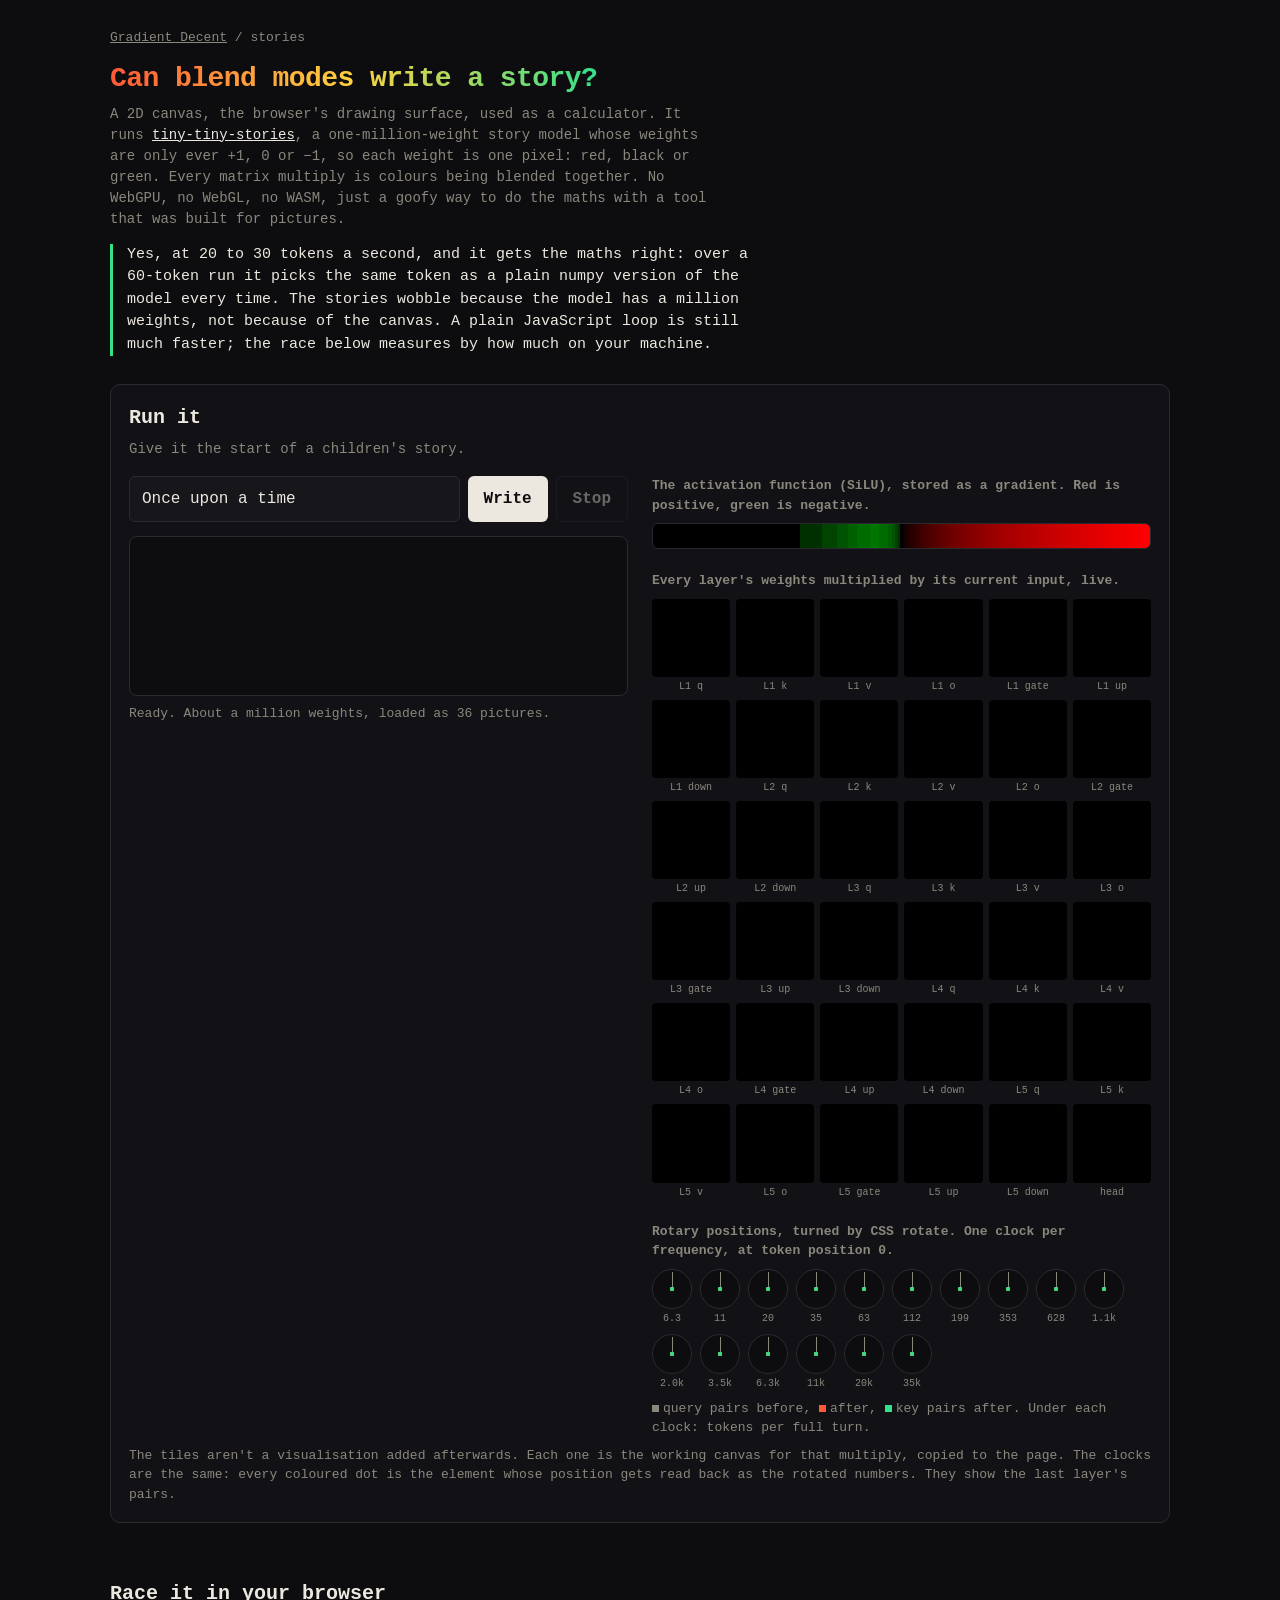
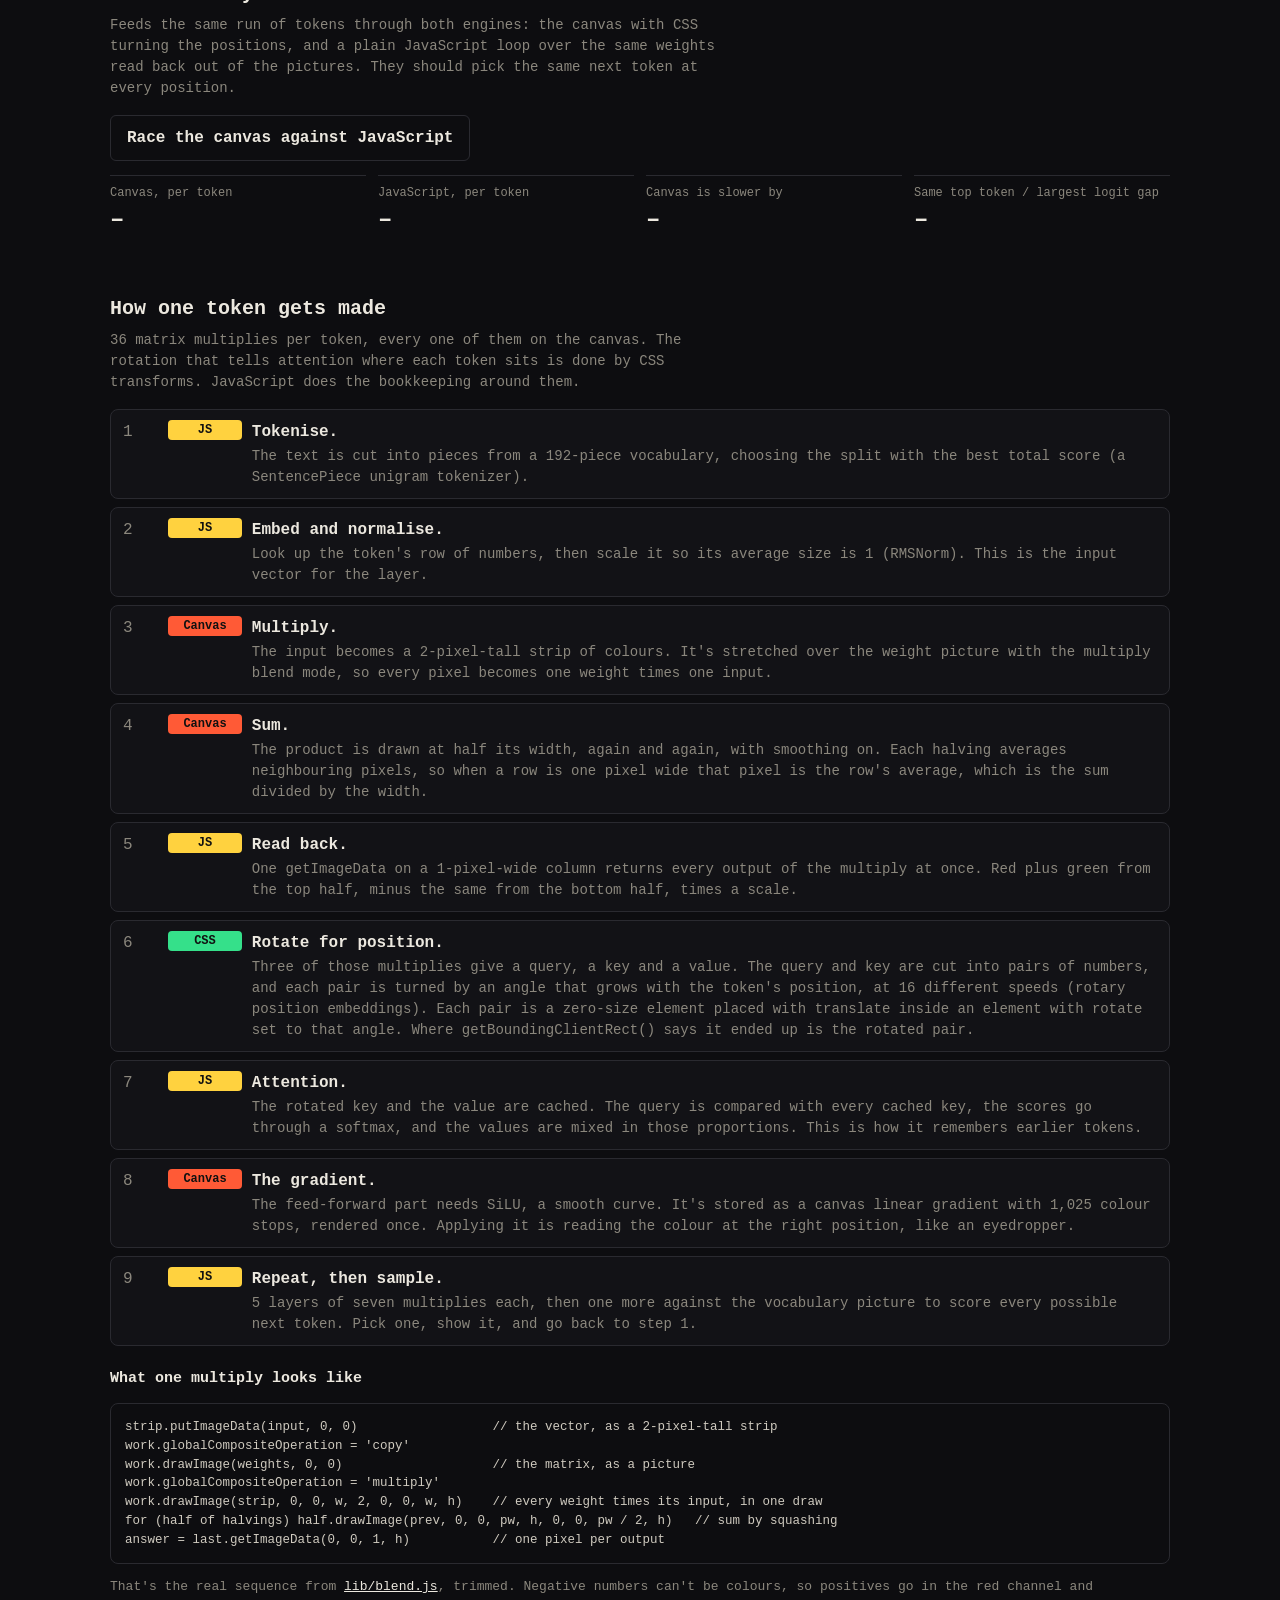
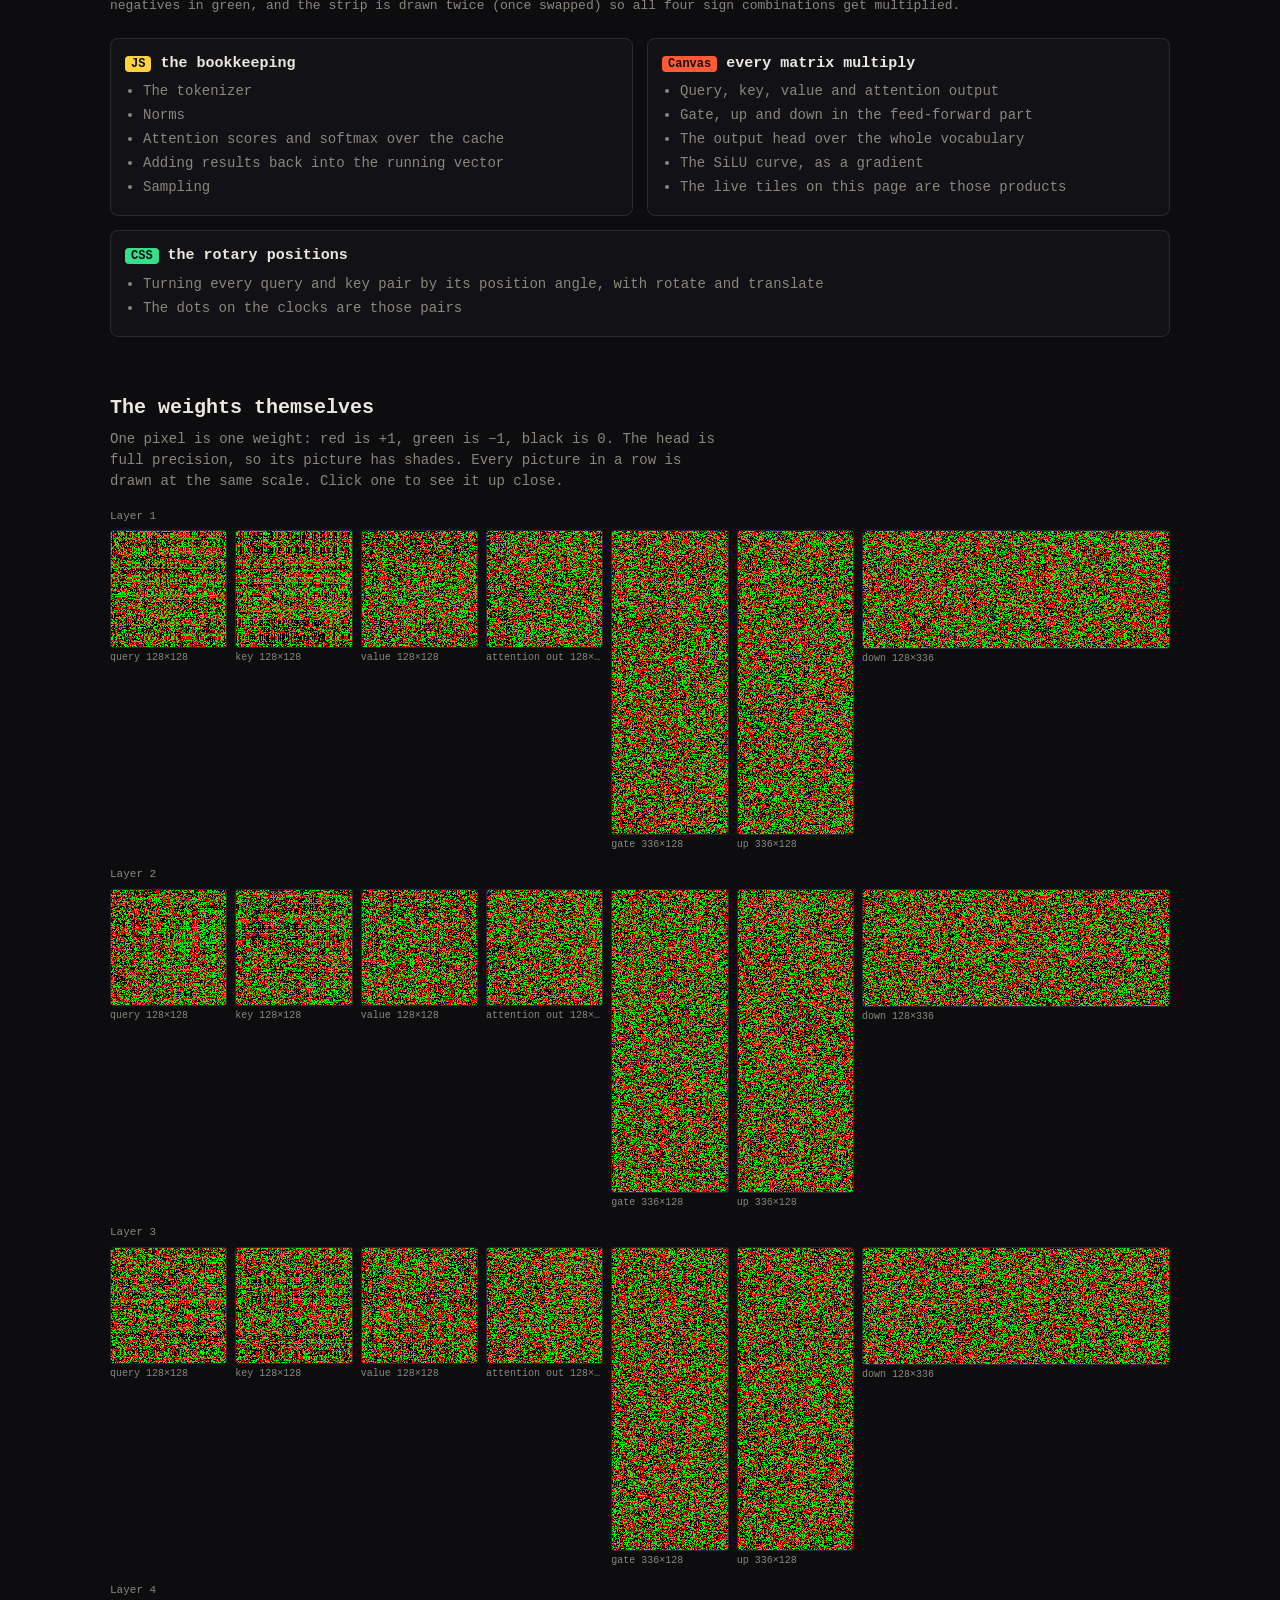
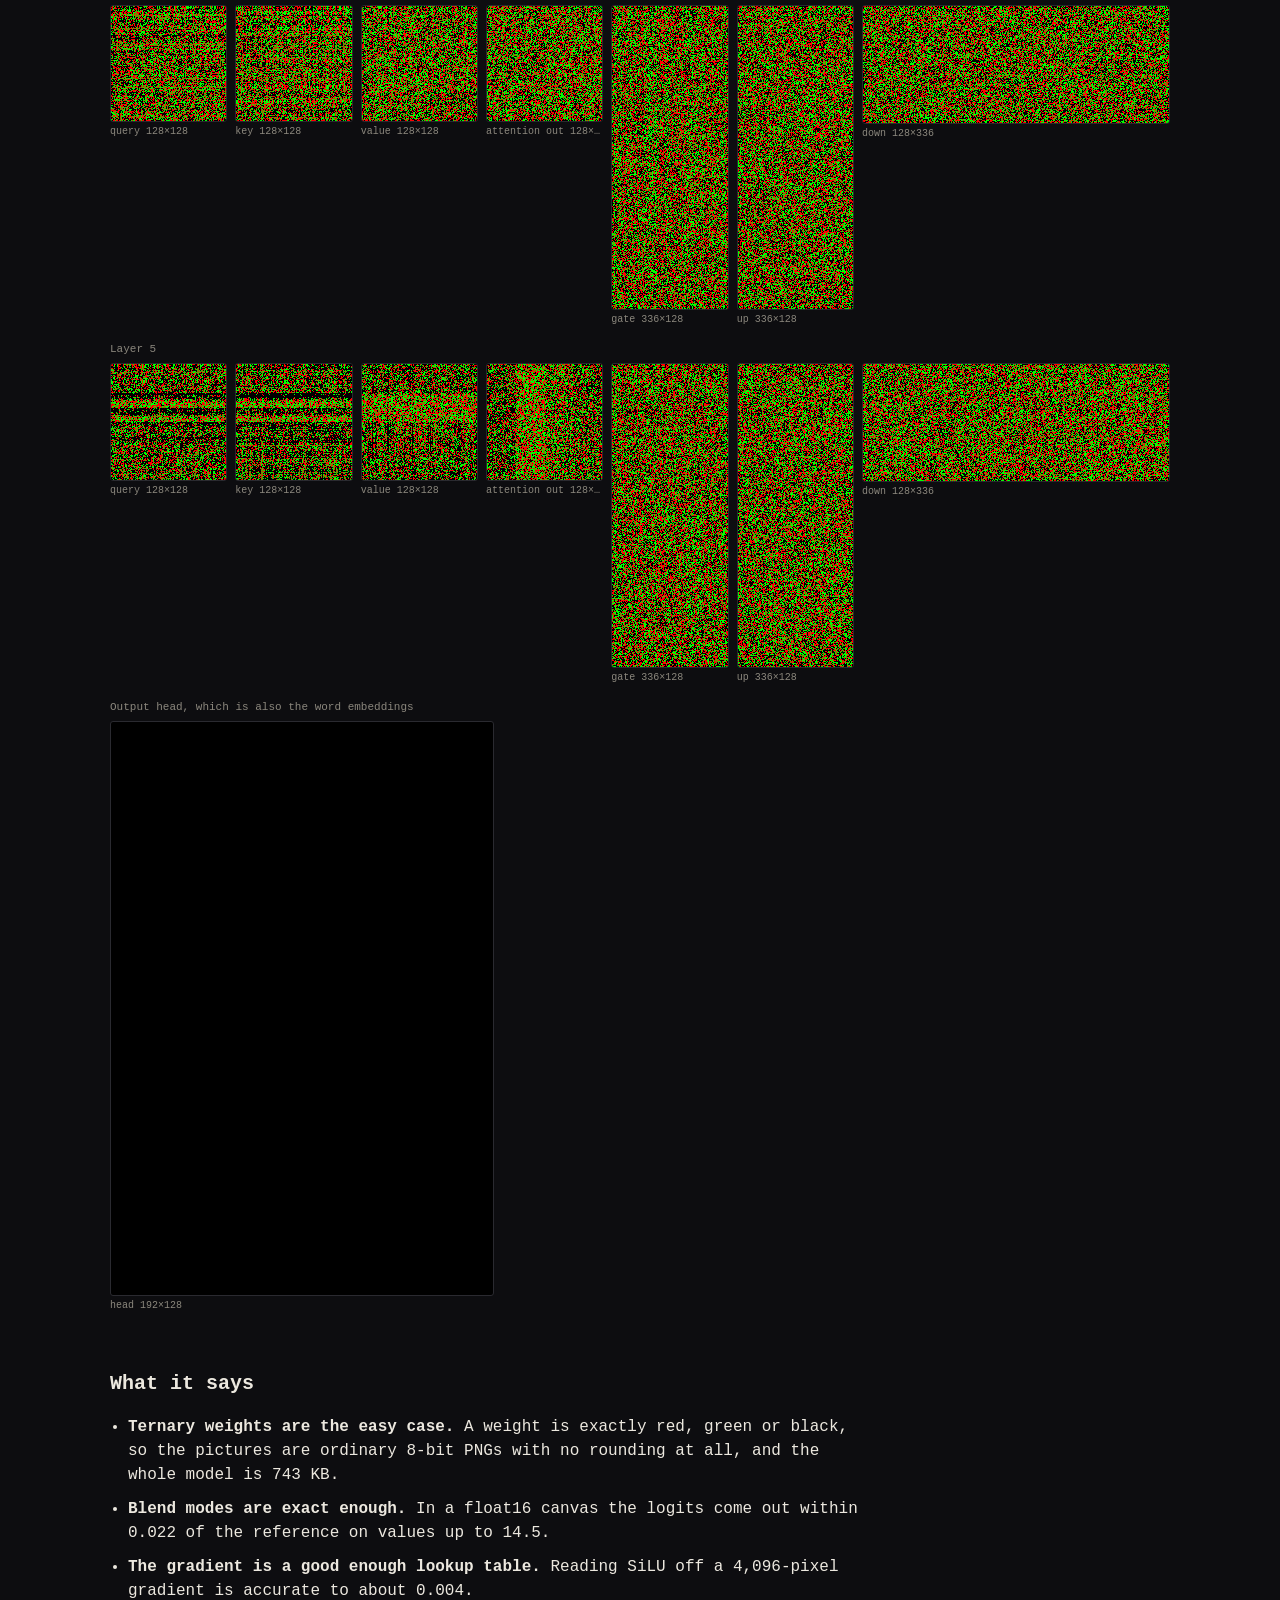
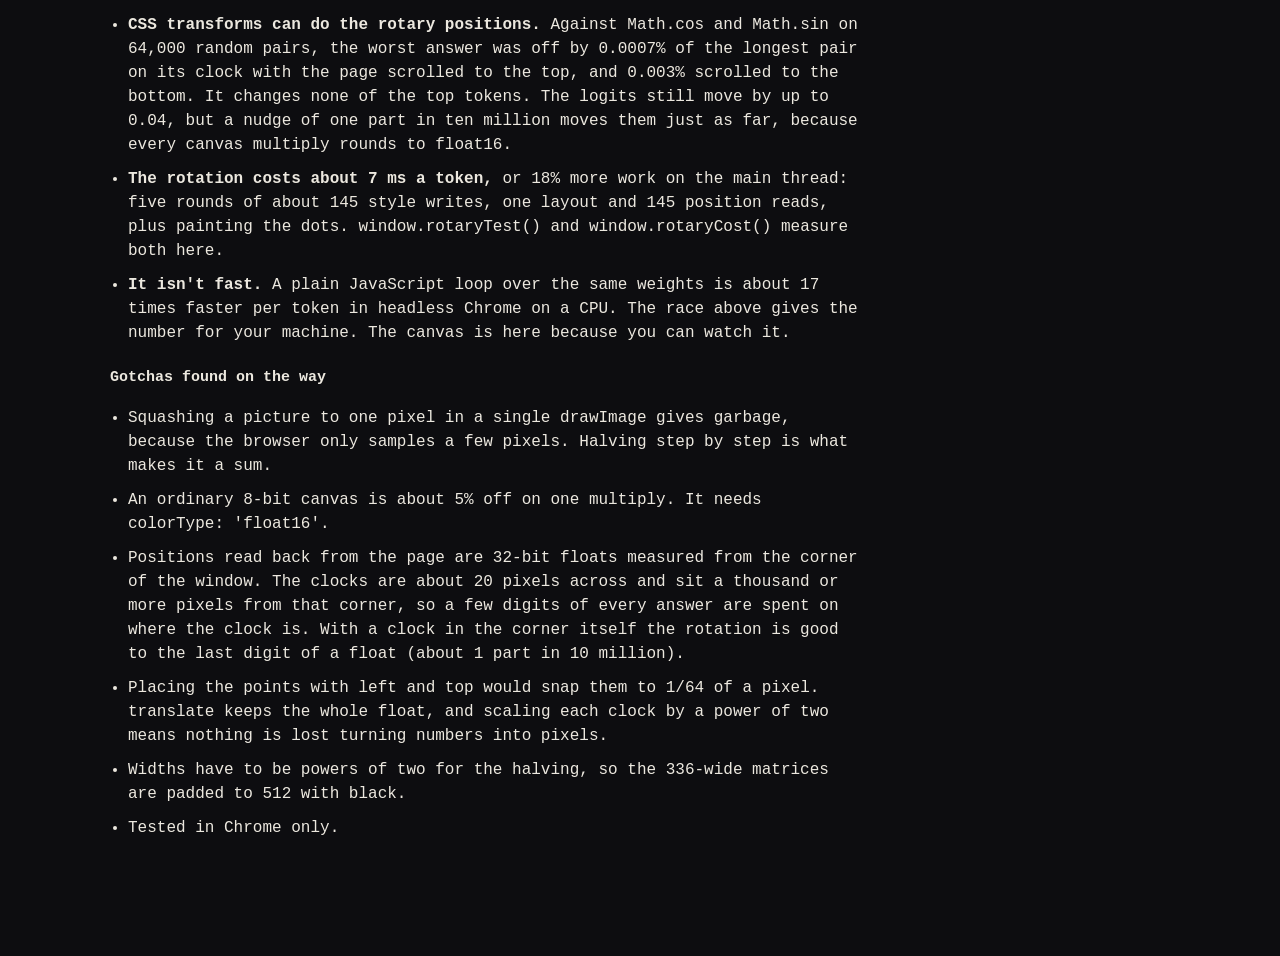
<file: stories/index.html>
<!doctype html>
<html lang="en">
  <head>
    <meta charset="utf-8" />
    <meta name="viewport" content="width=device-width, initial-scale=1" />
    <title>Stories · Gradient Decent</title>
    <meta
      name="description"
      content="A one-million-weight story model with ternary weights whose matrix multiplies are done by blending colours on a 2D canvas."
    />
    <link rel="stylesheet" href="../lib/page.css?v=6" />
    <style>
      #out {
        min-height: 160px;
        white-space: pre-wrap;
        border: 1px solid var(--line);
        border-radius: 8px;
        padding: 16px;
        font:
          18px/1.6 Georgia,
          'Iowan Old Style',
          serif;
        background: var(--bg);
      }
      #out .p {
        color: var(--dim);
      }
    </style>
  </head>
  <body>
    <main>
      <p class="crumb"><a href="../">Gradient Decent</a> / stories</p>
      <h1><span>Can blend modes write a story?</span></h1>
      <p class="lede">
        A 2D canvas, the browser's drawing surface, used as a calculator. It runs
        <a href="https://huggingface.co/hidude562/tiny-tiny-stories">tiny-tiny-stories</a>, a one-million-weight story
        model whose weights are only ever +1, 0 or −1, so each weight is one pixel: red, black or green. Every matrix
        multiply is colours being blended together. No WebGPU, no WebGL, no WASM, just a goofy way to do the maths with
        a tool that was built for pictures.
      </p>
      <p class="answer">
        Yes, at 20 to 30 tokens a second, and it gets the maths right: over a 60-token run it picks the same token as a
        plain numpy version of the model every time. The stories wobble because the model has a million weights, not
        because of the canvas. A plain JavaScript loop is still much faster; the race below measures by how much on your
        machine.
      </p>

      <section>
        <div class="bench">
          <h2 class="big">Run it</h2>
          <p class="section-lede">Give it the start of a children's story.</p>
          <div class="cols">
            <div>
              <form id="f">
                <input type="text" id="prompt" value="Once upon a time" aria-label="Prompt" autocomplete="off" />
                <button id="go" disabled>Loading</button>
                <button id="stop" type="button" class="ghost" disabled>Stop</button>
              </form>
              <div id="out" aria-live="polite"></div>
              <div id="stat"></div>
            </div>
            <div>
              <h2 style="margin-top: 0">
                The activation function (SiLU), stored as a gradient. Red is positive, green is negative.
              </h2>
              <canvas id="lut" width="1024" height="1"></canvas>
              <h2>Every layer's weights multiplied by its current input, live.</h2>
              <div id="layers"></div>
              <h2>
                Rotary positions, turned by CSS <code>rotate</code>. One clock per frequency, at token position
                <span id="clockpos">0</span>.
              </h2>
              <div id="clocks"></div>
              <p class="note">
                <span class="swatch"></span>query pairs before, <span class="swatch q"></span>after,
                <span class="swatch k"></span>key pairs after. Under each clock: tokens per full turn.
              </p>
            </div>
          </div>
          <p class="note">
            The tiles aren't a visualisation added afterwards. Each one is the working canvas for that multiply, copied
            to the page. The clocks are the same: every coloured dot is the element whose position gets read back as the
            rotated numbers. They show the last layer's pairs.
          </p>
        </div>
      </section>

      <section>
        <h2 class="big">Race it in your browser</h2>
        <p class="section-lede">
          Feeds the same run of tokens through both engines: the canvas with CSS turning the positions, and a plain
          JavaScript loop over the same weights read back out of the pictures. They should pick the same next token at
          every position.
        </p>
        <button id="race" class="ghost" type="button" disabled>Race the canvas against JavaScript</button>
        <div class="metrics">
          <div class="metric"><span>Canvas, per token</span><strong id="r-canvas">–</strong></div>
          <div class="metric"><span>JavaScript, per token</span><strong id="r-js">–</strong></div>
          <div class="metric"><span>Canvas is slower by</span><strong id="r-x">–</strong></div>
          <div class="metric"><span>Same top token / largest logit gap</span><strong id="r-ok">–</strong></div>
        </div>
      </section>

      <section>
        <h2 class="big">How one token gets made</h2>
        <p class="section-lede">
          36 matrix multiplies per token, every one of them on the canvas. The rotation that tells attention where each
          token sits is done by CSS transforms. JavaScript does the bookkeeping around them.
        </p>
        <ol class="pipe">
          <li>
            <span class="tag js">JS</span>
            <div>
              <b>Tokenise.</b>
              <p>
                The text is cut into pieces from a 192-piece vocabulary, choosing the split with the best total score (a
                SentencePiece unigram tokenizer).
              </p>
            </div>
          </li>
          <li>
            <span class="tag js">JS</span>
            <div>
              <b>Embed and normalise.</b>
              <p>
                Look up the token's row of numbers, then scale it so its average size is 1 (RMSNorm). This is the input
                vector for the layer.
              </p>
            </div>
          </li>
          <li>
            <span class="tag canvas">Canvas</span>
            <div>
              <b>Multiply.</b>
              <p>
                The input becomes a 2-pixel-tall strip of colours. It's stretched over the weight picture with the
                <code>multiply</code> blend mode, so every pixel becomes one weight times one input.
              </p>
            </div>
          </li>
          <li>
            <span class="tag canvas">Canvas</span>
            <div>
              <b>Sum.</b>
              <p>
                The product is drawn at half its width, again and again, with smoothing on. Each halving averages
                neighbouring pixels, so when a row is one pixel wide that pixel is the row's average, which is the sum
                divided by the width.
              </p>
            </div>
          </li>
          <li>
            <span class="tag js">JS</span>
            <div>
              <b>Read back.</b>
              <p>
                One <code>getImageData</code> on a 1-pixel-wide column returns every output of the multiply at once. Red
                plus green from the top half, minus the same from the bottom half, times a scale.
              </p>
            </div>
          </li>
          <li>
            <span class="tag css">CSS</span>
            <div>
              <b>Rotate for position.</b>
              <p>
                Three of those multiplies give a query, a key and a value. The query and key are cut into pairs of
                numbers, and each pair is turned by an angle that grows with the token's position, at 16 different
                speeds (rotary position embeddings). Each pair is a zero-size element placed with
                <code>translate</code> inside an element with <code>rotate</code> set to that angle. Where
                <code>getBoundingClientRect()</code> says it ended up is the rotated pair.
              </p>
            </div>
          </li>
          <li>
            <span class="tag js">JS</span>
            <div>
              <b>Attention.</b>
              <p>
                The rotated key and the value are cached. The query is compared with every cached key, the scores go
                through a softmax, and the values are mixed in those proportions. This is how it remembers earlier
                tokens.
              </p>
            </div>
          </li>
          <li>
            <span class="tag canvas">Canvas</span>
            <div>
              <b>The gradient.</b>
              <p>
                The feed-forward part needs SiLU, a smooth curve. It's stored as a canvas linear gradient with 1,025
                colour stops, rendered once. Applying it is reading the colour at the right position, like an
                eyedropper.
              </p>
            </div>
          </li>
          <li>
            <span class="tag js">JS</span>
            <div>
              <b>Repeat, then sample.</b>
              <p>
                5 layers of seven multiplies each, then one more against the vocabulary picture to score every possible
                next token. Pick one, show it, and go back to step 1.
              </p>
            </div>
          </li>
        </ol>
        <h3 class="sub3">What one multiply looks like</h3>
        <pre>
strip.putImageData(input, 0, 0)                  // the vector, as a 2-pixel-tall strip
work.globalCompositeOperation = 'copy'
work.drawImage(weights, 0, 0)                    // the matrix, as a picture
work.globalCompositeOperation = 'multiply'
work.drawImage(strip, 0, 0, w, 2, 0, 0, w, h)    // every weight times its input, in one draw
for (half of halvings) half.drawImage(prev, 0, 0, pw, h, 0, 0, pw / 2, h)   // sum by squashing
answer = last.getImageData(0, 0, 1, h)           // one pixel per output</pre>
        <p class="note">
          That's the real sequence from <a href="../lib/blend.js"><code>lib/blend.js</code></a
          >, trimmed. Negative numbers can't be colours, so positives go in the red channel and negatives in green, and
          the strip is drawn twice (once swapped) so all four sign combinations get multiplied.
        </p>
        <div class="split" style="margin-top: 22px">
          <div>
            <h3><span class="tag js">JS</span> the bookkeeping</h3>
            <ul>
              <li>The tokenizer</li>
              <li>Norms</li>
              <li>Attention scores and softmax over the cache</li>
              <li>Adding results back into the running vector</li>
              <li>Sampling</li>
            </ul>
          </div>
          <div>
            <h3><span class="tag canvas">Canvas</span> every matrix multiply</h3>
            <ul>
              <li>Query, key, value and attention output</li>
              <li>Gate, up and down in the feed-forward part</li>
              <li>The output head over the whole vocabulary</li>
              <li>The SiLU curve, as a gradient</li>
              <li>The live tiles on this page are those products</li>
            </ul>
          </div>
          <div style="grid-column: 1/-1">
            <h3><span class="tag css">CSS</span> the rotary positions</h3>
            <ul>
              <li>
                Turning every query and key pair by its position angle, with <code>rotate</code> and
                <code>translate</code>
              </li>
              <li>The dots on the clocks are those pairs</li>
            </ul>
          </div>
        </div>
      </section>

      <section>
        <h2 class="big">The weights themselves</h2>
        <p class="section-lede">
          One pixel is one weight: red is +1, green is −1, black is 0. The head is full precision, so its picture has
          shades. Every picture in a row is drawn at the same scale. Click one to see it up close.
        </p>
        <div class="pics" id="pics"></div>
      </section>

      <section>
        <h2 class="big">What it says</h2>
        <ul class="says">
          <li>
            <strong>Ternary weights are the easy case.</strong> A weight is exactly red, green or black, so the pictures
            are ordinary 8-bit PNGs with no rounding at all, and the whole model is 743 KB.
          </li>
          <li>
            <strong>Blend modes are exact enough.</strong> In a float16 canvas the logits come out within 0.022 of the
            reference on values up to 14.5.
          </li>
          <li>
            <strong>The gradient is a good enough lookup table.</strong> Reading SiLU off a 4,096-pixel gradient is
            accurate to about 0.004.
          </li>
          <li>
            <strong>CSS transforms can do the rotary positions.</strong> Against <code>Math.cos</code> and
            <code>Math.sin</code> on 64,000 random pairs, the worst answer was off by 0.0007% of the longest pair on its
            clock with the page scrolled to the top, and 0.003% scrolled to the bottom. It changes none of the top
            tokens. The logits still move by up to 0.04, but a nudge of one part in ten million moves them just as far,
            because every canvas multiply rounds to float16.
          </li>
          <li>
            <strong>The rotation costs about 7 ms a token,</strong> or 18% more work on the main thread: five rounds of
            about 145 style writes, one layout and 145 position reads, plus painting the dots.
            <code>window.rotaryTest()</code> and <code>window.rotaryCost()</code> measure both here.
          </li>
          <li>
            <strong>It isn't fast.</strong> A plain JavaScript loop over the same weights is about 17 times faster per
            token in headless Chrome on a CPU. The race above gives the number for your machine. The canvas is here
            because you can watch it.
          </li>
        </ul>
        <h3 class="sub3">Gotchas found on the way</h3>
        <ul class="says">
          <li>
            Squashing a picture to one pixel in a single <code>drawImage</code> gives garbage, because the browser only
            samples a few pixels. Halving step by step is what makes it a sum.
          </li>
          <li>An ordinary 8-bit canvas is about 5% off on one multiply. It needs <code>colorType: 'float16'</code>.</li>
          <li>
            Positions read back from the page are 32-bit floats measured from the corner of the window. The clocks are
            about 20 pixels across and sit a thousand or more pixels from that corner, so a few digits of every answer
            are spent on where the clock is. With a clock in the corner itself the rotation is good to the last digit of
            a float (about 1 part in 10 million).
          </li>
          <li>
            Placing the points with <code>left</code> and <code>top</code> would snap them to 1/64 of a pixel.
            <code>translate</code> keeps the whole float, and scaling each clock by a power of two means nothing is lost
            turning numbers into pixels.
          </li>
          <li>
            Widths have to be powers of two for the halving, so the 336-wide matrices are padded to 512 with black.
          </li>
          <li>Tested in Chrome only.</li>
        </ul>
      </section>
    </main>
    <script type="module">
      // The page script. The model itself lives in lib/: blend.js does the canvas multiplies, llama.js runs the
      // transformer, clocks.js turns the rotary positions with CSS, ui.js draws the tiles, race and gallery.
      // This file only tokenises, loops, and wires up the buttons.
      import { Model, sample, selfTest } from '../lib/llama.js?v=6';
      import { tileMaker, wireRace, showPictures, layerRows } from '../lib/ui.js?v=6';
      import { clockRig, rigCheck, rigCost } from '../lib/clocks.js?v=6';
      const $ = id => document.getElementById(id);
      let M,
        running = false;

      // SentencePiece unigram: pick the split with the best total score. Spaces become '▁' first. best[j] is the best
      // score for the first j characters; back[j] remembers how it got there. A character with no piece falls back
      // to the unknown token (id 3) at a heavy penalty. Returns ids starting with the begin-of-text token (1).
      function encode(text) {
        const { pieces, scores } = M.bundle,
          s = '\u2581' + text.trim().replace(/ +/g, '\u2581'),
          n = s.length,
          best = new Float64Array(n + 1).fill(-Infinity),
          back = new Array(n + 1);
        best[0] = 0;
        const map = new Map(pieces.map((p, i) => [p, i]));
        for (let i = 0; i < n; i++) {
          if (best[i] === -Infinity) continue;
          for (let j = i + 1; j <= Math.min(n, i + 16); j++) {
            const id = map.get(s.slice(i, j));
            if (id !== undefined && id > 3) {
              const sc = best[i] + scores[id];
              if (sc > best[j]) {
                best[j] = sc;
                back[j] = [i, id];
              }
            }
          }
          if (best[i] - 20 > best[i + 1]) {
            best[i + 1] = best[i] - 20;
            back[i + 1] = [i, 3];
          }
        }
        const ids = [];
        for (let j = n; j > 0; j = back[j][0]) ids.push(back[j][1]);
        return [1, ...ids.reverse()];
      }
      // Token id back to text. Ids 0 to 3 are control tokens; 3 is used for a newline.
      const decode = id => (id < 4 ? (id === 3 ? '\n' : '') : M.bundle.pieces[id].replace(/\u2581/g, ' '));

      // Feed the prompt, then sample one token at a time (temperature 0.8, top 40) until the end token, the Stop
      // button or 500 positions. Yields to the browser between tokens so the tiles and clocks repaint.
      async function generate(prompt, max = 300) {
        running = true;
        $('go').disabled = true;
        $('stop').disabled = false;
        $('race').disabled = true;
        const out = $('out');
        out.textContent = '';
        const ps = document.createElement('span');
        ps.className = 'p';
        ps.textContent = prompt;
        const gs = document.createElement('span');
        out.append(ps, gs);
        const st = M.newState(),
          ids = encode(prompt),
          t0 = performance.now(),
          r0 = M.ropeMs;
        let lg;
        ids.forEach((id, i) => {
          lg = M.step(st, id, i === ids.length - 1);
        });
        for (let n = 0; n < max && running && st.pos < 500; n++) {
          const tok = sample(lg, { temp: 0.8, topK: 40 });
          if (tok === 2) break;
          gs.textContent += decode(tok);
          $('stat').textContent =
            `${n + 1} tokens, ${((n + 1 + ids.length) / ((performance.now() - t0) / 1000)).toFixed(1)} tokens/s, ${M.count} canvas multiplies and ${((M.ropeMs - r0) / (n + ids.length)).toFixed(1)} ms of CSS rotation per token`;
          await new Promise(r => setTimeout(r, 0));
          lg = M.step(st, tok);
        }
        running = false;
        $('go').disabled = false;
        $('stop').disabled = true;
        $('race').disabled = false;
      }
      $('f').addEventListener('submit', e => {
        e.preventDefault();
        if (!running && M) generate($('prompt').value);
      });
      $('stop').addEventListener('click', () => {
        running = false;
      });
      wireRace(
        $('race'),
        () => (running ? null : M),
        () => [...M.bundle.test.ids, ...M.bundle.test.greedy],
        { canvas: $('r-canvas'), js: $('r-js'), x: $('r-x'), ok: $('r-ok') },
      );
      // Console hooks: rotaryTest() checks the CSS rotation against Math.cos/sin, rotaryCost() times it, selfTest()
      // runs the canvas against the reference logits and greedy tokens stored in model.json.
      window.rotaryTest = (n = 200) => rigCheck(M, n);
      window.rotaryCost = (rounds = 12) => rigCost(M, [...M.bundle.test.ids, ...M.bundle.test.greedy], rounds);
      window.selfTest = () => {
        const t = M.bundle.test,
          r = selfTest(M, t.ids, t.greedy, t.firstLogits);
        return {
          ...r,
          encodeOK: JSON.stringify(encode(t.prompt)) === JSON.stringify(t.ids),
          text: r.got.map(decode).join(''),
        };
      };

      // Load the weight pictures, attach the clock faces, draw the gallery, then enable the buttons.
      Model.load('model.json', { tile: tileMaker($('layers')), gradientCanvas: $('lut') })
        .then(m => {
          M = m;
          M.rig = clockRig($('clocks'), M, { size: 40, posLabel: $('clockpos') });
          showPictures(M, $('pics'), [
            ...layerRows(M),
            { label: 'Output head, which is also the word embeddings', items: [{ key: 'head', label: 'head' }] },
          ]);
          $('go').disabled = false;
          $('go').textContent = 'Write';
          $('race').disabled = false;
          $('stat').textContent = `Ready. About a million weights, loaded as ${M.count} pictures.`;
        })
        .catch(e => {
          $('stat').textContent =
            'Could not start: ' + e.message + '. This needs a recent Chrome or Edge (float16 canvas).';
        });
    </script>
  </body>
</html>
</file>
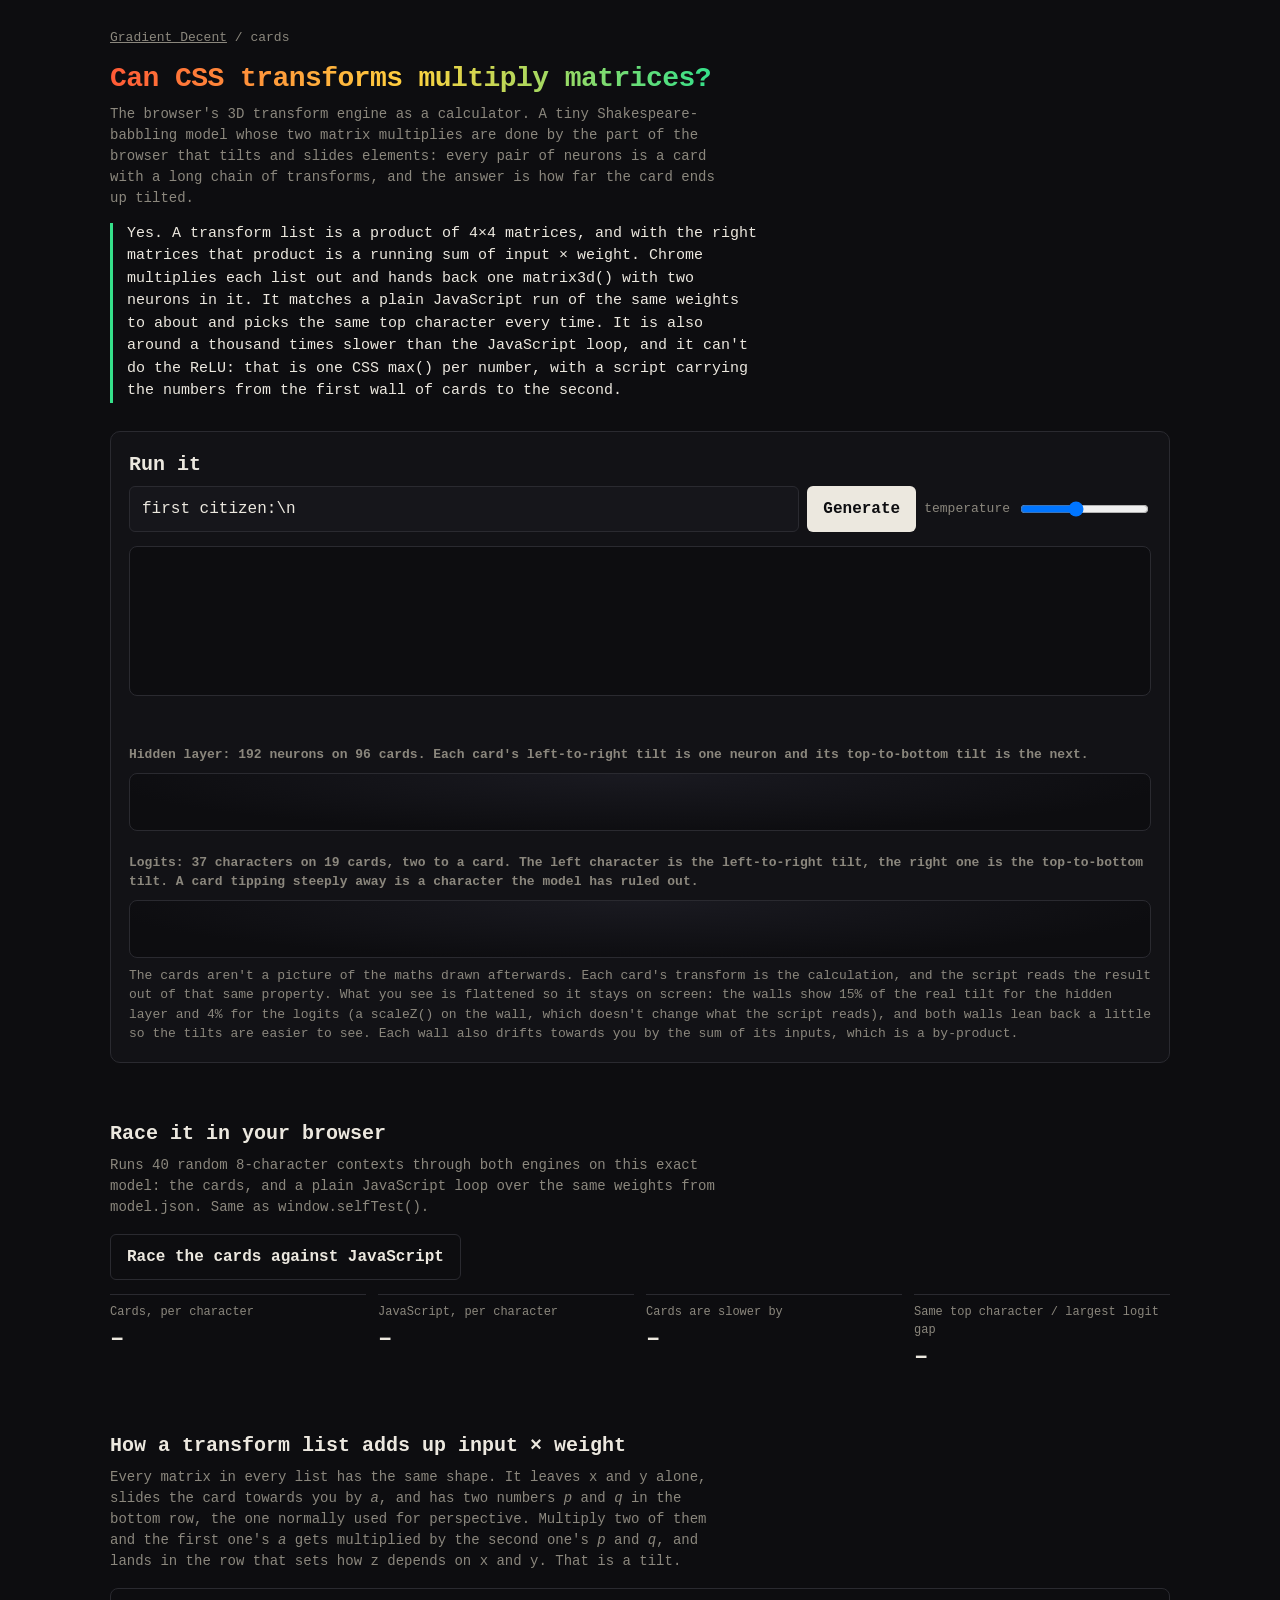
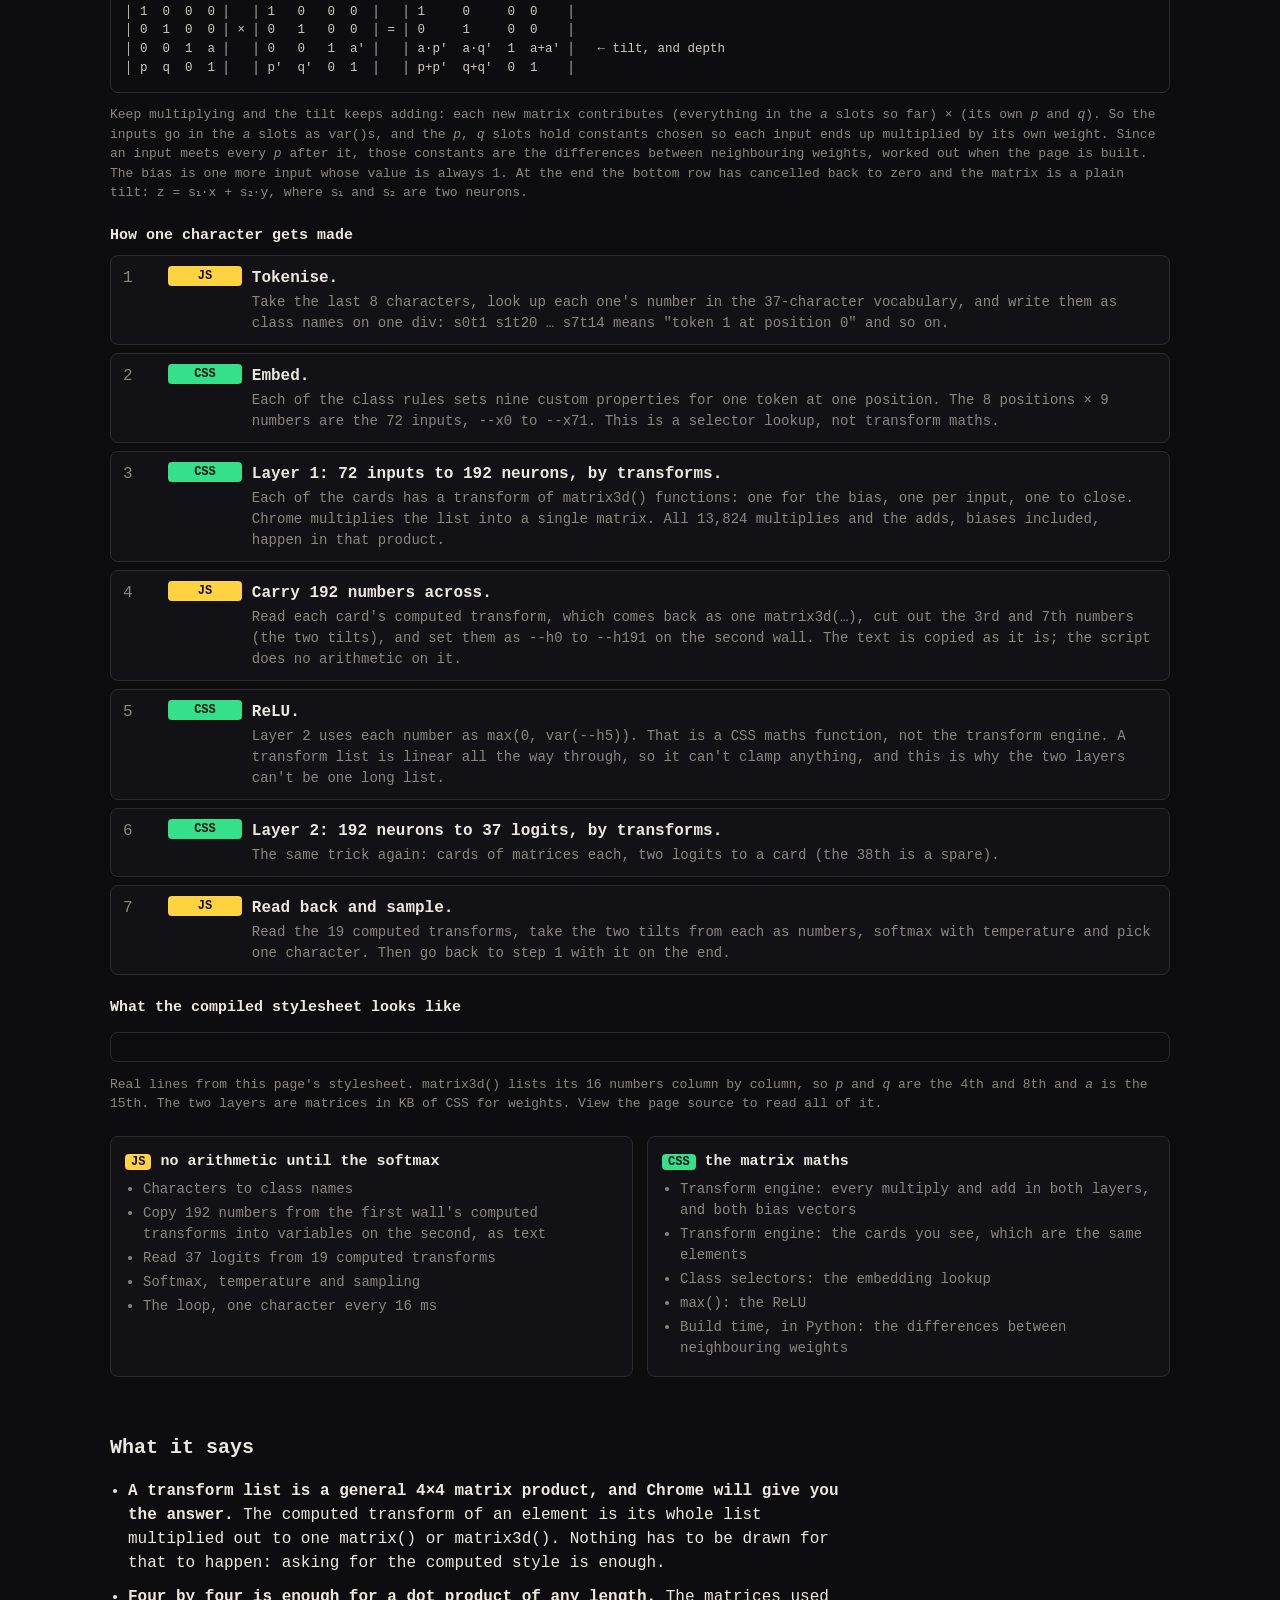
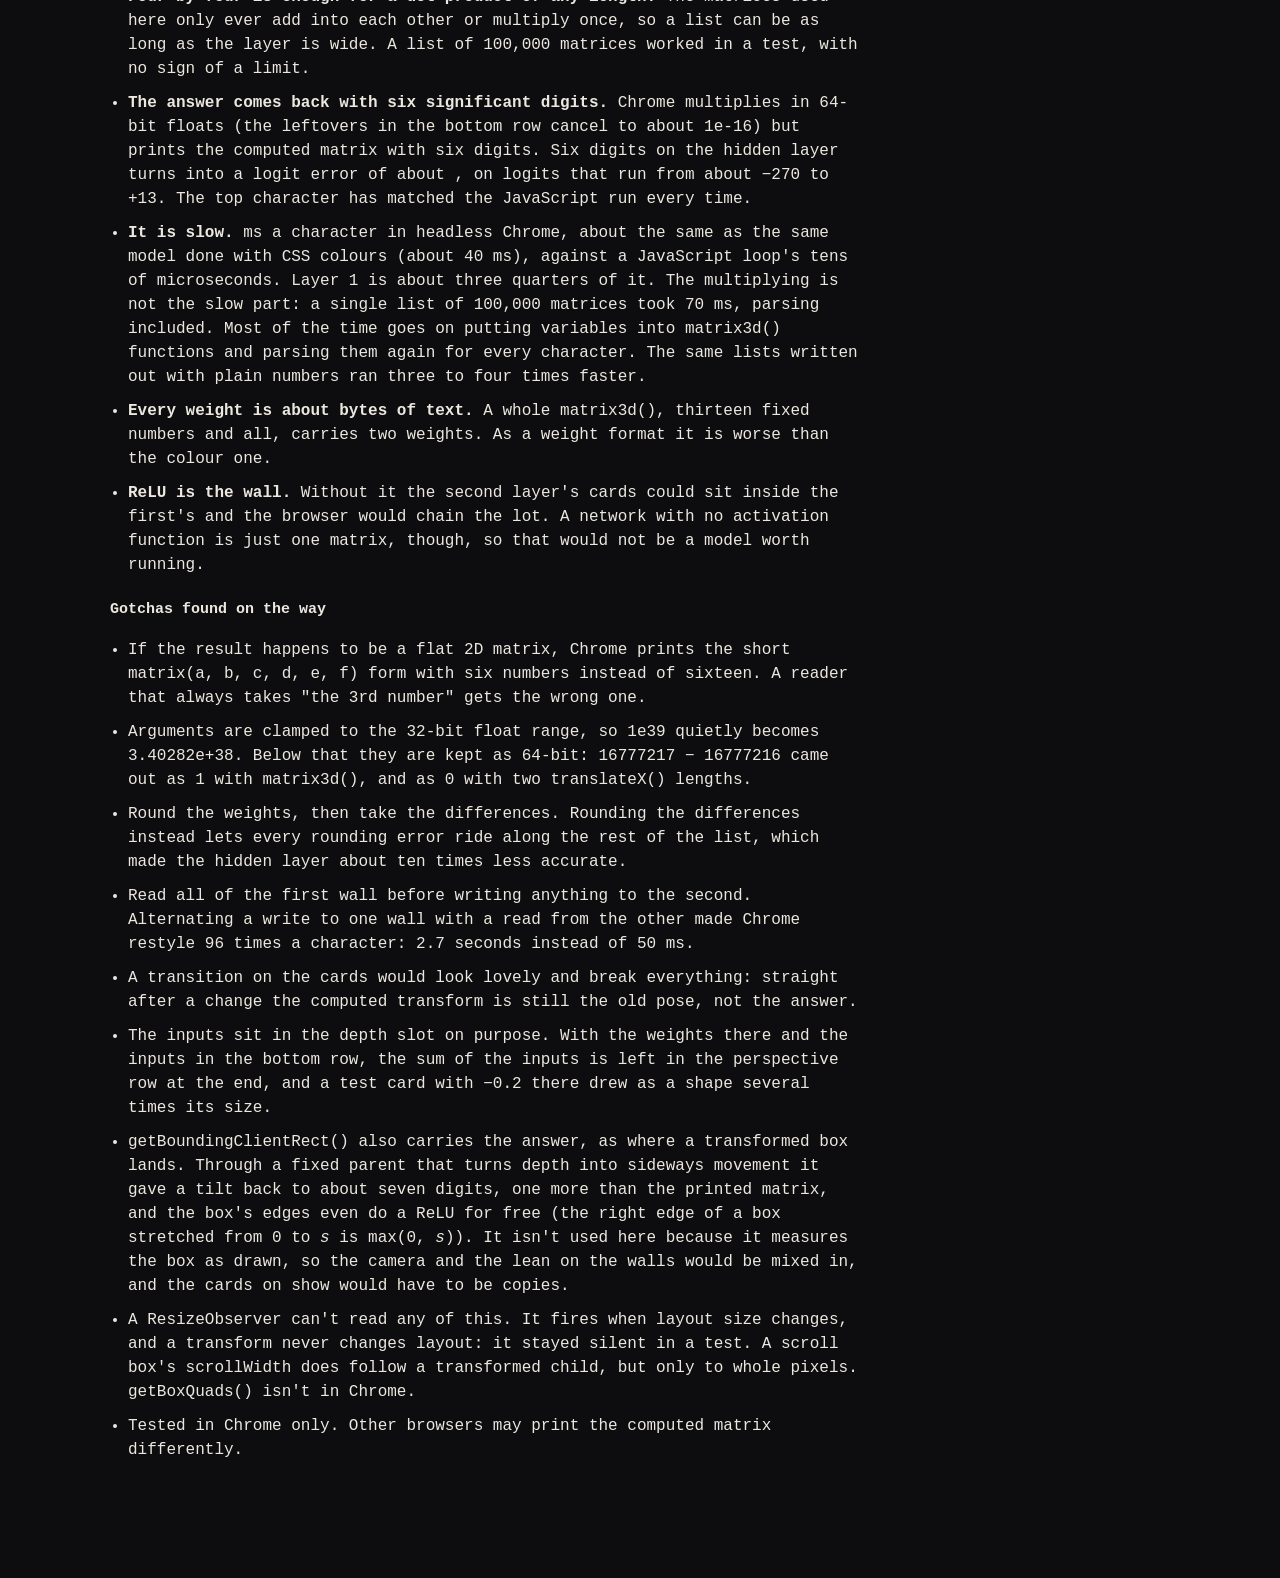
<file: tools/cards_template.html>
<!doctype html>
<!--
  Gradient Decent / cards

  A tiny character-level language model whose matrix maths is done by CSS transforms.
  This file is a template: tools/compile_cards.py fills in the placeholders and writes cards/index.html.

    CSS      the generated stylesheet (embedding rules and one transform list per card), at the end of <style>
    VOCAB    the 37-character vocabulary, in the script
    META     sizes and stats, in the script
    EXCERPT  a few real lines of the generated stylesheet, shown on the page
  (Each placeholder is the name wrapped in a CSS comment, or an HTML comment for EXCERPT.)

  Who does what:
    transforms   every multiply and add in both layers, including the biases
    other CSS    the embedding lookup (class selectors), the ReLU (max() on the way into layer 2)
    JS           characters -> class names, copying 192 numbers from wall 1 to wall 2 as text,
                 reading 19 computed transforms back, softmax + sampling, the loop
-->
<html lang="en">
  <head>
    <meta charset="utf-8" />
    <meta name="viewport" content="width=device-width, initial-scale=1" />
    <title>Cards · Gradient Decent</title>
    <meta
      name="description"
      content="A tiny language model whose matrix multiplies are done by the CSS transform engine: every neuron is a list of matrix3d() functions, and the answer is how far a card ends up tilted."
    />

    <!-- Shared look for all the Gradient Decent pages (dark theme, monospace, header gradient). -->
    <link rel="stylesheet" href="../lib/page.css?v=6" />

    <style>
      /* =====================================================================
       Page layout. Hand-written; the model's stylesheet is appended after.
       ===================================================================== */
      .answer {
        margin-bottom: 0;
      }
      #out {
        white-space: pre-wrap;
        min-height: 150px;
        padding: 16px;
        margin: 0 0 6px;
        border: 1px solid var(--line);
        border-radius: 8px;
        background: var(--bg);
        font:
          18px/1.6 Georgia,
          'Iowan Old Style',
          serif;
      }
      #out b {
        font-weight: 400;
        color: var(--dim);
      } /* the prompt, dimmed */
      #stat {
        margin-bottom: 8px;
      }
      label.t {
        color: var(--dim);
        font-size: 13px;
        display: flex;
        gap: 8px;
        align-items: center;
      }
      h3.small {
        margin: 22px 0 8px;
        font-size: 15px;
      }
      .split {
        margin-top: 22px;
      }
      .matrix {
        display: inline-block;
        white-space: pre;
        color: #cfcabf;
      }

      /* ---- The walls ----
       .stage is the camera: `perspective` makes its child 3D. Each wall is a grid of cards that keeps its
       children in the same 3D space (preserve-3d), leans back a little so the tilts catch the eye, and
       squashes depth with scaleZ() so the big numbers stay on screen. None of that touches a card's own
       `transform`, which is the thing the script reads. */
      .stage {
        perspective: 900px;
        perspective-origin: 50% 40%;
        overflow: hidden;
        padding: 26px 14px 30px;
        border: 1px solid var(--line);
        border-radius: 8px;
        background: radial-gradient(ellipse at 50% 0%, #1a1a21, var(--bg) 75%);
      }
      .wall {
        display: grid;
        gap: 9px;
        margin: 0 auto;
        transform-style: preserve-3d;
      }
      /* scaleZ is the "scaled-down copy": a card's real tilt is the neuron's value (often 5 or more, which is
       nearly edge-on). The wall shows 15% of it for layer 1 and 4% for the logits. */
      #w1 {
        grid-template-columns: repeat(24, minmax(0, 1fr));
        transform: rotateX(24deg) scaleZ(0.15);
      }
      #w2 {
        grid-template-columns: repeat(19, minmax(0, 1fr));
        max-width: 900px;
        transform: rotateX(24deg) scaleZ(0.04);
      }

      /* A card. Its transform comes from the generated rules below; everything here is paint. */
      .wall i {
        display: grid;
        place-items: center;
        aspect-ratio: 1;
        border-radius: 4px;
        border: 1px solid rgba(255, 255, 255, 0.35);
        font:
          600 11px/1 ui-monospace,
          Menlo,
          Consolas,
          monospace;
        font-style: normal;
        color: #111;
        white-space: pre;
      }
      #w1 i {
        background: linear-gradient(135deg, #7df0b6, var(--cool) 45%, #14724a);
      }
      #w2 i {
        background: linear-gradient(135deg, #ffe58a, #ffd23f 45%, var(--hot));
      }

      @media (max-width: 700px) {
        .stage {
          padding: 18px 8px 22px;
          perspective: 600px;
        }
        .wall {
          gap: 5px;
        }
        #w1 {
          grid-template-columns: repeat(12, minmax(0, 1fr));
        }
        #w2 {
          grid-template-columns: repeat(10, minmax(0, 1fr));
        }
        .wall i {
          font-size: 9px;
          border-radius: 3px;
        }
      }
      /*CSS*/
    </style>
  </head>

  <body>
    <main>
      <p class="crumb"><a href="../">Gradient Decent</a> / cards</p>
      <h1><span>Can CSS transforms multiply matrices?</span></h1>
      <p class="lede">
        The browser's 3D transform engine as a calculator. A tiny Shakespeare-babbling model whose two matrix multiplies
        are done by the part of the browser that tilts and slides elements: every pair of neurons is a card with a long
        chain of transforms, and the answer is how far the card ends up tilted.
      </p>
      <p class="answer">
        Yes. A transform list is a product of 4×4 matrices, and with the right matrices that product is a running sum of
        input × weight. Chrome multiplies each list out and hands back one <code>matrix3d()</code> with two neurons in
        it. It matches a plain JavaScript run of the same weights to about <span data-k="err"></span> and picks the same
        top character every time. It is also around a thousand times slower than the JavaScript loop, and it can't do
        the ReLU: that is one CSS <code>max()</code> per number, with a script carrying the numbers from the first wall
        of cards to the second.
      </p>

      <!-- ================================================================
       Run it. #m carries the class names (the input); both walls are
       inside it so the cards inherit the --x variables.
       ================================================================ -->
      <section style="margin-top: 28px">
        <div class="bench">
          <h2 class="big">Run it</h2>
          <form id="f">
            <input id="seed" type="text" value="first citizen:\n" aria-label="Prompt" />
            <button id="go">Generate</button>
            <label class="t"
              >temperature <input id="temp" type="range" min="0.1" max="1.5" step="0.05" value="0.7"
            /></label>
          </form>

          <div id="m">
            <div id="out"></div>
            <div id="stat"></div>
            <h2>
              Hidden layer: 192 neurons on 96 cards. Each card's left-to-right tilt is one neuron and its top-to-bottom
              tilt is the next.
            </h2>
            <div class="stage"><div class="wall" id="w1"></div></div>
            <h2>
              Logits: 37 characters on 19 cards, two to a card. The left character is the left-to-right tilt, the right
              one is the top-to-bottom tilt. A card tipping steeply away is a character the model has ruled out.
            </h2>
            <div class="stage"><div class="wall" id="w2"></div></div>
          </div>
          <p class="note">
            The cards aren't a picture of the maths drawn afterwards. Each card's <code>transform</code> is the
            calculation, and the script reads the result out of that same property. What you see is flattened so it
            stays on screen: the walls show 15% of the real tilt for the hidden layer and 4% for the logits (a
            <code>scaleZ()</code> on the wall, which doesn't change what the script reads), and both walls lean back a
            little so the tilts are easier to see. Each wall also drifts towards you by the sum of its inputs, which is
            a by-product.
          </p>
        </div>
      </section>

      <!-- ================================================================
       Race it: the transform engine vs a plain JS loop, same weights.
       ================================================================ -->
      <section>
        <h2 class="big">Race it in your browser</h2>
        <p class="section-lede">
          Runs 40 random 8-character contexts through both engines on this exact model: the cards, and a plain
          JavaScript loop over the same weights from <code>model.json</code>. Same as <code>window.selfTest()</code>.
        </p>
        <button id="race" class="ghost" type="button">Race the cards against JavaScript</button>
        <div class="metrics">
          <div class="metric"><span>Cards, per character</span><strong id="r-cards">–</strong></div>
          <div class="metric"><span>JavaScript, per character</span><strong id="r-js">–</strong></div>
          <div class="metric"><span>Cards are slower by</span><strong id="r-x">–</strong></div>
          <div class="metric"><span>Same top character / largest logit gap</span><strong id="r-ok">–</strong></div>
        </div>
      </section>

      <!-- ================================================================
       How it works.
       ================================================================ -->
      <section>
        <h2 class="big">How a transform list adds up input × weight</h2>
        <p class="section-lede">
          Every matrix in every list has the same shape. It leaves x and y alone, slides the card towards you by
          <i>a</i>, and has two numbers <i>p</i> and <i>q</i> in the bottom row, the one normally used for perspective.
          Multiply two of them and the first one's <i>a</i> gets multiplied by the second one's <i>p</i> and <i>q</i>,
          and lands in the row that sets how z depends on x and y. That is a tilt.
        </p>
        <pre><span class="matrix">│ 1  0  0  0 │   │ 1   0   0  0  │   │ 1     0     0  0    │
│ 0  1  0  0 │ × │ 0   1   0  0  │ = │ 0     1     0  0    │
│ 0  0  1  a │   │ 0   0   1  a' │   │ a·p'  a·q'  1  a+a' │   ← tilt, and depth
│ p  q  0  1 │   │ p'  q'  0  1  │   │ p+p'  q+q'  0  1    │</span></pre>
        <p class="note">
          Keep multiplying and the tilt keeps adding: each new matrix contributes (everything in the <i>a</i> slots so
          far) × (its own <i>p</i> and <i>q</i>). So the inputs go in the <i>a</i> slots as <code>var()</code>s, and the
          <i>p</i>, <i>q</i> slots hold constants chosen so each input ends up multiplied by its own weight. Since an
          input meets every <i>p</i> after it, those constants are the differences between neighbouring weights, worked
          out when the page is built. The bias is one more input whose value is always 1. At the end the bottom row has
          cancelled back to zero and the matrix is a plain tilt: z = s₁·x + s₂·y, where s₁ and s₂ are two neurons.
        </p>

        <h3 class="small">How one character gets made</h3>
        <ol class="pipe">
          <li>
            <span class="tag js">JS</span>
            <div>
              <b>Tokenise.</b>
              <p>
                Take the last 8 characters, look up each one's number in the 37-character vocabulary, and write them as
                class names on one div: <code>s0t1 s1t20 … s7t14</code> means "token 1 at position 0" and so on.
              </p>
            </div>
          </li>
          <li>
            <span class="tag css">CSS</span>
            <div>
              <b>Embed.</b>
              <p>
                Each of the <span data-k="embRules"></span> class rules sets nine custom properties for one token at one
                position. The 8 positions × 9 numbers are the 72 inputs, <code>--x0</code> to <code>--x71</code>. This
                is a selector lookup, not transform maths.
              </p>
            </div>
          </li>
          <li>
            <span class="tag css">CSS</span>
            <div>
              <b>Layer 1: 72 inputs to 192 neurons, by transforms.</b>
              <p>
                Each of the <span data-k="cards1"></span> cards has a <code>transform</code> of
                <span data-k="per1"></span> <code>matrix3d()</code> functions: one for the bias, one per input, one to
                close. Chrome multiplies the list into a single matrix. All 13,824 multiplies and the adds, biases
                included, happen in that product.
              </p>
            </div>
          </li>
          <li>
            <span class="tag js">JS</span>
            <div>
              <b>Carry 192 numbers across.</b>
              <p>
                Read each card's computed <code>transform</code>, which comes back as one <code>matrix3d(…)</code>, cut
                out the 3rd and 7th numbers (the two tilts), and set them as <code>--h0</code> to <code>--h191</code> on
                the second wall. The text is copied as it is; the script does no arithmetic on it.
              </p>
            </div>
          </li>
          <li>
            <span class="tag css">CSS</span>
            <div>
              <b>ReLU.</b>
              <p>
                Layer 2 uses each number as <code>max(0, var(--h5))</code>. That is a CSS maths function, not the
                transform engine. A transform list is linear all the way through, so it can't clamp anything, and this
                is why the two layers can't be one long list.
              </p>
            </div>
          </li>
          <li>
            <span class="tag css">CSS</span>
            <div>
              <b>Layer 2: 192 neurons to 37 logits, by transforms.</b>
              <p>
                The same trick again: <span data-k="cards2"></span> cards of <span data-k="per2"></span> matrices each,
                two logits to a card (the 38th is a spare).
              </p>
            </div>
          </li>
          <li>
            <span class="tag js">JS</span>
            <div>
              <b>Read back and sample.</b>
              <p>
                Read the 19 computed transforms, take the two tilts from each as numbers, softmax with temperature and
                pick one character. Then go back to step 1 with it on the end.
              </p>
            </div>
          </li>
        </ol>

        <h3 class="small">What the compiled stylesheet looks like</h3>
        <pre><!--EXCERPT--></pre>
        <p class="note">
          Real lines from this page's stylesheet. <code>matrix3d()</code> lists its 16 numbers column by column, so
          <i>p</i> and <i>q</i> are the 4th and 8th and <i>a</i> is the 15th. The two layers are
          <span data-k="matrices"></span> matrices in <span data-k="cssKB"></span> KB of CSS for
          <span data-k="weights"></span> weights. View the page source to read all of it.
        </p>

        <div class="split">
          <div>
            <h3><span class="tag js">JS</span> no arithmetic until the softmax</h3>
            <ul>
              <li>Characters to class names</li>
              <li>Copy 192 numbers from the first wall's computed transforms into variables on the second, as text</li>
              <li>Read 37 logits from 19 computed transforms</li>
              <li>Softmax, temperature and sampling</li>
              <li>The loop, one character every 16 ms</li>
            </ul>
          </div>
          <div>
            <h3><span class="tag css">CSS</span> the matrix maths</h3>
            <ul>
              <li>Transform engine: every multiply and add in both layers, and both bias vectors</li>
              <li>Transform engine: the cards you see, which are the same elements</li>
              <li>Class selectors: the embedding lookup</li>
              <li><code>max()</code>: the ReLU</li>
              <li>Build time, in Python: the differences between neighbouring weights</li>
            </ul>
          </div>
        </div>
      </section>

      <section>
        <h2 class="big">What it says</h2>
        <ul class="says">
          <li>
            <strong>A transform list is a general 4×4 matrix product, and Chrome will give you the answer.</strong> The
            computed <code>transform</code> of an element is its whole list multiplied out to one
            <code>matrix()</code> or <code>matrix3d()</code>. Nothing has to be drawn for that to happen: asking for the
            computed style is enough.
          </li>
          <li>
            <strong>Four by four is enough for a dot product of any length.</strong> The matrices used here only ever
            add into each other or multiply once, so a list can be as long as the layer is wide. A list of 100,000
            matrices worked in a test, with no sign of a limit.
          </li>
          <li>
            <strong>The answer comes back with six significant digits.</strong> Chrome multiplies in 64-bit floats (the
            leftovers in the bottom row cancel to about 1e-16) but prints the computed matrix with six digits. Six
            digits on the hidden layer turns into a logit error of about <span data-k="err"></span>, on logits that run
            from about −270 to +13. The top character has matched the JavaScript run every time.
          </li>
          <li>
            <strong>It is slow.</strong> <span data-k="ms"></span> ms a character in headless Chrome, about the same as
            the same model done with CSS colours (about 40 ms), against a JavaScript loop's tens of microseconds. Layer
            1 is about three quarters of it. The multiplying is not the slow part: a single list of 100,000 matrices
            took 70 ms, parsing included. Most of the time goes on putting variables into
            <span data-k="matrices"></span> <code>matrix3d()</code> functions and parsing them again for every
            character. The same lists written out with plain numbers ran three to four times faster.
          </li>
          <li>
            <strong>Every weight is about <span data-k="bytesPerWeight"></span> bytes of text.</strong> A whole
            <code>matrix3d()</code>, thirteen fixed numbers and all, carries two weights. As a weight format it is worse
            than the colour one.
          </li>
          <li>
            <strong>ReLU is the wall.</strong> Without it the second layer's cards could sit inside the first's and the
            browser would chain the lot. A network with no activation function is just one matrix, though, so that would
            not be a model worth running.
          </li>
        </ul>
        <h3 class="small">Gotchas found on the way</h3>
        <ul class="says">
          <li>
            If the result happens to be a flat 2D matrix, Chrome prints the short
            <code>matrix(a, b, c, d, e, f)</code> form with six numbers instead of sixteen. A reader that always takes
            "the 3rd number" gets the wrong one.
          </li>
          <li>
            Arguments are clamped to the 32-bit float range, so <code>1e39</code> quietly becomes
            <code>3.40282e+38</code>. Below that they are kept as 64-bit: 16777217 − 16777216 came out as 1 with
            <code>matrix3d()</code>, and as 0 with two <code>translateX()</code> lengths.
          </li>
          <li>
            Round the weights, then take the differences. Rounding the differences instead lets every rounding error
            ride along the rest of the list, which made the hidden layer about ten times less accurate.
          </li>
          <li>
            Read all of the first wall before writing anything to the second. Alternating a write to one wall with a
            read from the other made Chrome restyle 96 times a character: 2.7 seconds instead of 50 ms.
          </li>
          <li>
            A <code>transition</code> on the cards would look lovely and break everything: straight after a change the
            computed transform is still the old pose, not the answer.
          </li>
          <li>
            The inputs sit in the depth slot on purpose. With the weights there and the inputs in the bottom row, the
            sum of the inputs is left in the perspective row at the end, and a test card with −0.2 there drew as a shape
            several times its size.
          </li>
          <li>
            <code>getBoundingClientRect()</code> also carries the answer, as where a transformed box lands. Through a
            fixed parent that turns depth into sideways movement it gave a tilt back to about seven digits, one more
            than the printed matrix, and the box's edges even do a ReLU for free (the right edge of a box stretched from
            0 to <i>s</i> is max(0, <i>s</i>)). It isn't used here because it measures the box as drawn, so the camera
            and the lean on the walls would be mixed in, and the cards on show would have to be copies.
          </li>
          <li>
            A <code>ResizeObserver</code> can't read any of this. It fires when layout size changes, and a transform
            never changes layout: it stayed silent in a test. A scroll box's <code>scrollWidth</code> does follow a
            transformed child, but only to whole pixels. <code>getBoxQuads()</code> isn't in Chrome.
          </li>
          <li>Tested in Chrome only. Other browsers may print the computed matrix differently.</li>
        </ul>
      </section>
    </main>

    <script>
      {
        // ===================================================================
        // Data filled in by tools/compile_cards.py
        // ===================================================================
        const VOCAB = /*VOCAB*/ null; // the 37 characters, in token order
        const META = /*META*/ null; // ctx (8), H (192), card and matrix counts, plus stats for the page

        // Measured in headless Chrome 153 on CPU (see README). Shown in the text; the race is the live version.
        META.err = 0.001;
        META.ms = 'about 40';

        const $ = id => document.getElementById(id);
        const m = $('m'); // carries the class names: the model's input
        const w1 = $('w1'),
          w2 = $('w2');
        const out = $('out');

        // Fill in the "<span data-k=...>" numbers in the text from META.
        for (const el of document.querySelectorAll('[data-k]')) el.textContent = META[el.dataset.k].toLocaleString();

        // The cards. One <i> per pair of neurons; the generated CSS gives each its transform list.
        w1.innerHTML = '<i></i>'.repeat(META.cards1);
        const show = c => (c === '\n' ? '↵' : c === ' ' ? '␣' : c);
        for (let j = 0; j < META.cards2; j++) {
          const el = document.createElement('i');
          el.textContent = show(VOCAB[2 * j]) + ' ' + (VOCAB[2 * j + 1] ? show(VOCAB[2 * j + 1]) : '·');
          w2.append(el);
        }

        // ===================================================================
        // The forward pass: write class names, copy tilts across, read tilts back
        // ===================================================================

        // A live computed-style object per card. Reading .transform forces a style recalc when its inputs changed,
        // and that recalc is where Chrome multiplies the card's transform list out.
        const cs1 = [...w1.children].map(el => getComputedStyle(el));
        const cs2 = [...w2.children].map(el => getComputedStyle(el));

        // The two tilts of a computed transform, as text. A finished card is
        //   matrix3d(1, 0, s1, 0,   0, 1, s2, 0,   0, 0, 1, 0,   0, 0, depth, 1)
        // so they are the 3rd and 7th numbers. If both tilts are exactly 0 the matrix is flat and Chrome prints the
        // six-number matrix(...) form (or "none") instead.
        function tilts(s) {
          if (!s.startsWith('matrix3d(')) return ['0', '0'];
          const v = s.slice(9, -1).split(', ');
          return [v[2], v[6]];
        }

        // Run the model on 8 token ids and return 37 logits.
        function logits(ctx) {
          // Input: "token t at position s" for each slot. The embedding rules turn these into --x0 .. --x71,
          // which every layer 1 card inherits.
          m.className = ctx.map((t, s) => `s${s}t${t}`).join(' ');

          // Layer 1 happens when these are read. Copy the 192 tilts into --h variables on the second wall, as text.
          // (The ReLU is the max(0, ...) around each var(--h) in the layer 2 rules.)
          // Read all 96 before writing any: a write to the second wall followed by a read from the first would make
          // Chrome restyle everything in between, 96 times over.
          const h = cs1.map(c => tilts(c.transform));
          h.forEach(([a, b], j) => {
            w2.style.setProperty('--h' + 2 * j, a);
            w2.style.setProperty('--h' + (2 * j + 1), b);
          });

          // Layer 2 happens when these are read.
          const l = [];
          for (let j = 0; j < cs2.length; j++) l.push(...tilts(cs2[j].transform).map(Number));
          return l.slice(0, VOCAB.length); // drop the spare
        }

        // Softmax with temperature T, then draw one token.
        function sample(l, T) {
          const mx = Math.max(...l);
          const p = l.map(x => Math.exp((x - mx) / T));
          let r = Math.random() * p.reduce((a, b) => a + b);
          for (let i = 0; i < p.length; i++) if ((r -= p[i]) <= 0) return i;
          return p.length - 1;
        }

        // ===================================================================
        // Generation loop
        // ===================================================================
        let run = 0; // bumped to cancel an older generation when a new one starts

        async function generate() {
          const id = ++run;
          // Lowercase the prompt and turn a typed "\n" into a real newline (the model was trained on lowercase text).
          const seed = $('seed').value.toLowerCase().replace(/\\n/g, '\n');
          let toks = [...seed].map(c => VOCAB.indexOf(c)).filter(i => i >= 0);
          while (toks.length < META.ctx) toks.unshift(0); // left-pad short prompts with newlines (token 0)

          out.innerHTML = '<b></b>';
          out.firstChild.textContent = seed;
          const gen = document.createTextNode('');
          out.append(gen);

          let ms = 0;
          for (let n = 1; n <= 400 && id === run; n++) {
            const t0 = performance.now();
            const l = logits(toks.slice(-META.ctx)); // the transform engine does the work in here
            ms += performance.now() - t0;

            const t = sample(l, +$('temp').value);
            toks.push(t);
            gen.data += VOCAB[t];
            $('stat').textContent = `${n} chars · ${(ms / n).toFixed(1)} ms per char in the transform engine`;
            await new Promise(r => setTimeout(r, 16)); // yield so the page (and the cards) repaint
          }
        }

        // ===================================================================
        // Plain-JavaScript reference: the same model as ordinary loops
        // ===================================================================
        let jsModel = null;

        async function jsReference() {
          if (jsModel) return jsModel;
          const M = await (await fetch('../css/model.json')).json(); // the same file css/ uses
          const H = M.H,
            V = M.vocab.length,
            IN = M.ctx * M.E;
          const W1 = Float32Array.from(M.W1.flat()); // IN x H, row-major
          const W2 = Float32Array.from(M.W2.flat()); // H x V, row-major
          jsModel = ctx => {
            const e = new Float32Array(IN); // concatenated embeddings
            ctx.forEach((t, s) => e.set(M.emb[t], s * M.E));
            const h = Float32Array.from(M.b1); // layer 1 + ReLU
            for (let i = 0; i < IN; i++) {
              const x = e[i];
              for (let j = 0; j < H; j++) h[j] += x * W1[i * H + j];
            }
            for (let j = 0; j < H; j++) h[j] = Math.max(0, h[j]);
            const o = Float32Array.from(M.b2); // layer 2
            for (let i = 0; i < H; i++) {
              const x = h[i];
              for (let j = 0; j < V; j++) o[j] += x * W2[i * V + j];
            }
            return Array.from(o);
          };
          return jsModel;
        }

        // Run n random contexts through both engines: time each, and compare their logits.
        async function race(n = 40) {
          run++; // stop any generation in progress so it doesn't change the cards mid-race
          const ref = await jsReference();
          const ctxs = Array.from({ length: n }, () =>
            Array.from({ length: META.ctx }, () => Math.floor(Math.random() * VOCAB.length)),
          );

          let t = performance.now();
          const cardOut = ctxs.map(logits);
          const cardsMs = (performance.now() - t) / n;

          // The JS loop is too fast to time once (the browser's clock is coarse), so run it for half a second.
          t = performance.now();
          let k = 0;
          while (performance.now() - t < 500) {
            ref(ctxs[k % n]);
            k++;
          }
          const jsMs = (performance.now() - t) / k;

          let err = 0,
            agree = 0;
          ctxs.forEach((c, i) => {
            const a = cardOut[i],
              r = ref(c);
            err = Math.max(err, ...a.map((v, j) => Math.abs(v - r[j])));
            if (a.indexOf(Math.max(...a)) === r.indexOf(Math.max(...r))) agree++;
          });
          return {
            cardsMs,
            jsMs,
            slower: cardsMs / jsMs,
            maxLogitError: +err.toFixed(5),
            argmaxAgree: `${agree} of ${n}`,
          };
        }

        // Console helper, same name as on the other pages.
        window.selfTest = async n => {
          const r = await race(n);
          console.log(r);
          return r;
        };

        $('race').onclick = async e => {
          const btn = e.target;
          btn.disabled = true;
          btn.textContent = 'Racing…';
          await new Promise(r => setTimeout(r, 30)); // let the button repaint before the page is busy
          const r = await race(40);
          $('r-cards').textContent = r.cardsMs.toFixed(1) + ' ms';
          $('r-js').textContent = (r.jsMs * 1000).toFixed(0) + ' µs';
          $('r-x').textContent = Math.round(r.slower).toLocaleString() + '×';
          $('r-ok').textContent = `${r.argmaxAgree.replace(' of ', '/')} · ${r.maxLogitError.toFixed(4)}`;
          btn.disabled = false;
          btn.textContent = 'Race again';
        };

        // ===================================================================
        // Start
        // ===================================================================
        $('f').onsubmit = e => {
          e.preventDefault();
          generate();
        };
        window.logits = logits; // handy from the console: logits([0,0,0,0,0,0,0,0])
        window.VOCAB = VOCAB;
        generate();
      }
    </script>
  </body>
</html>
</file>
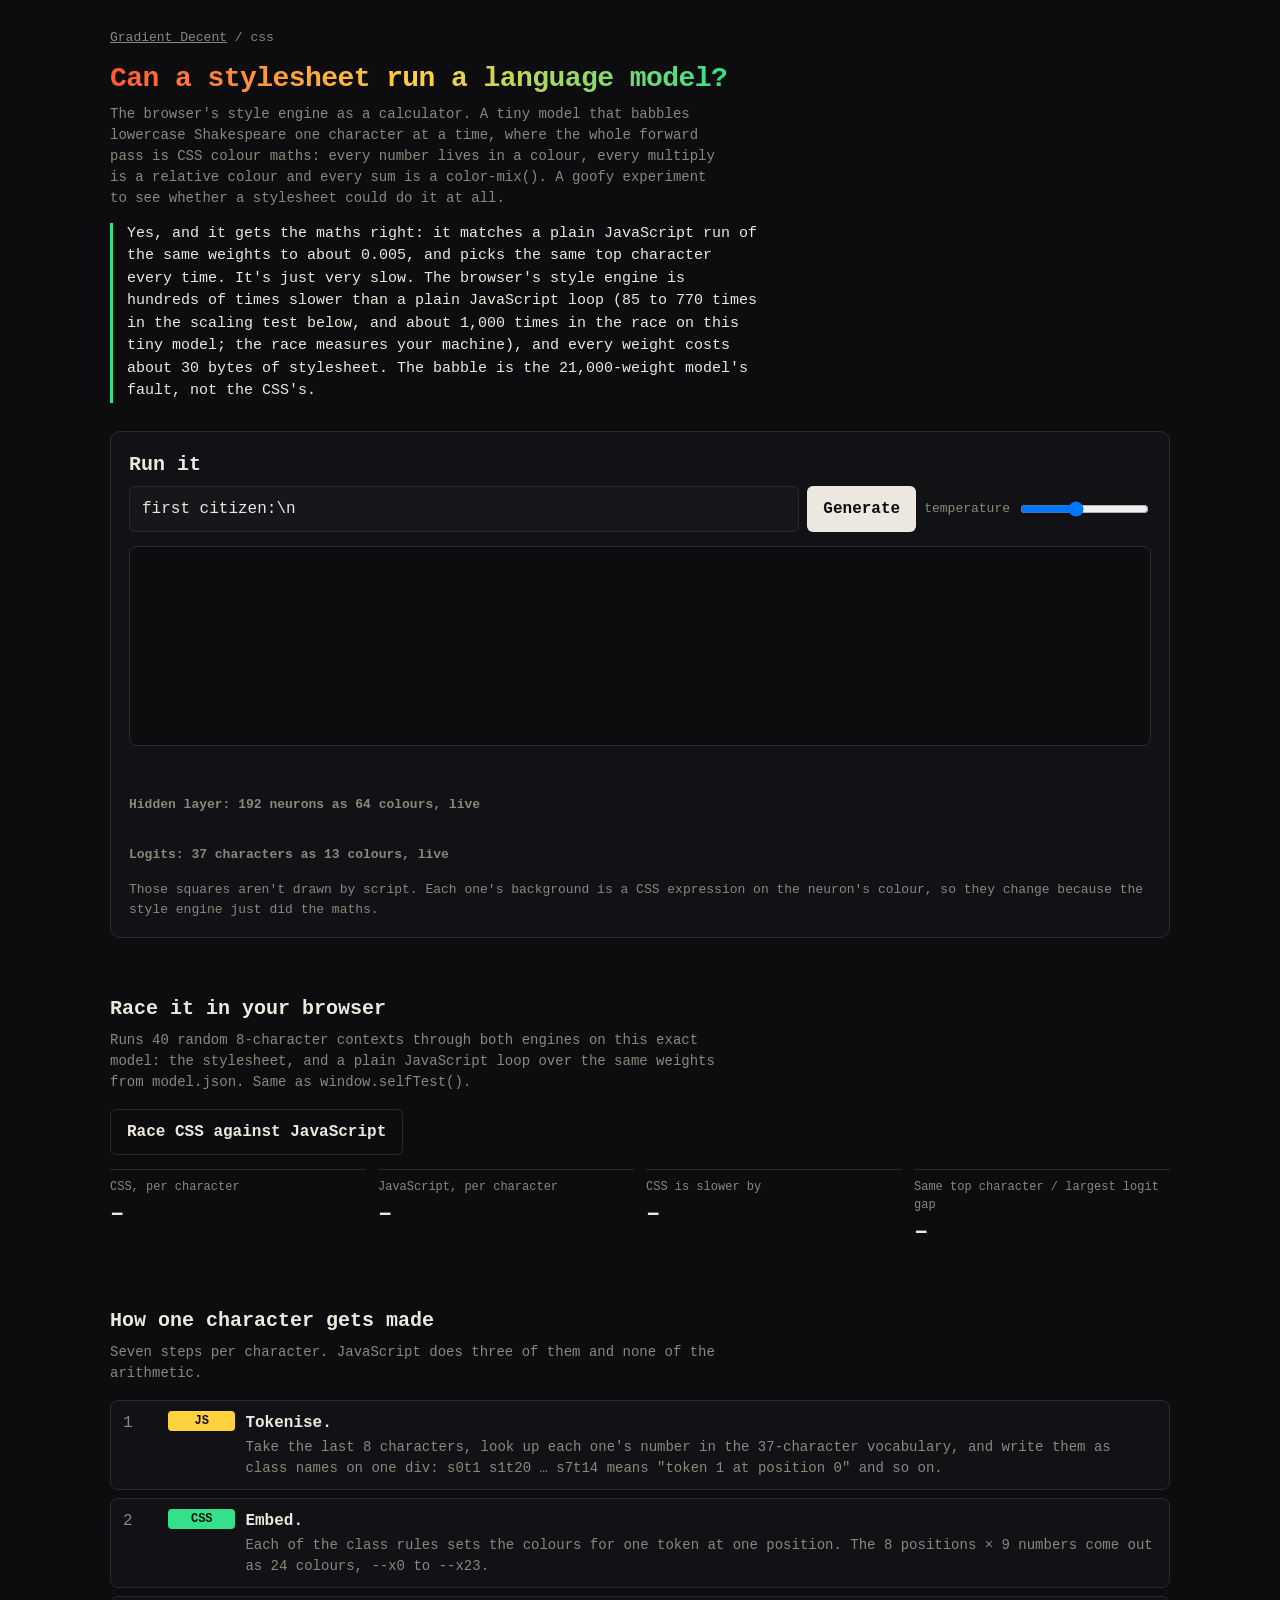
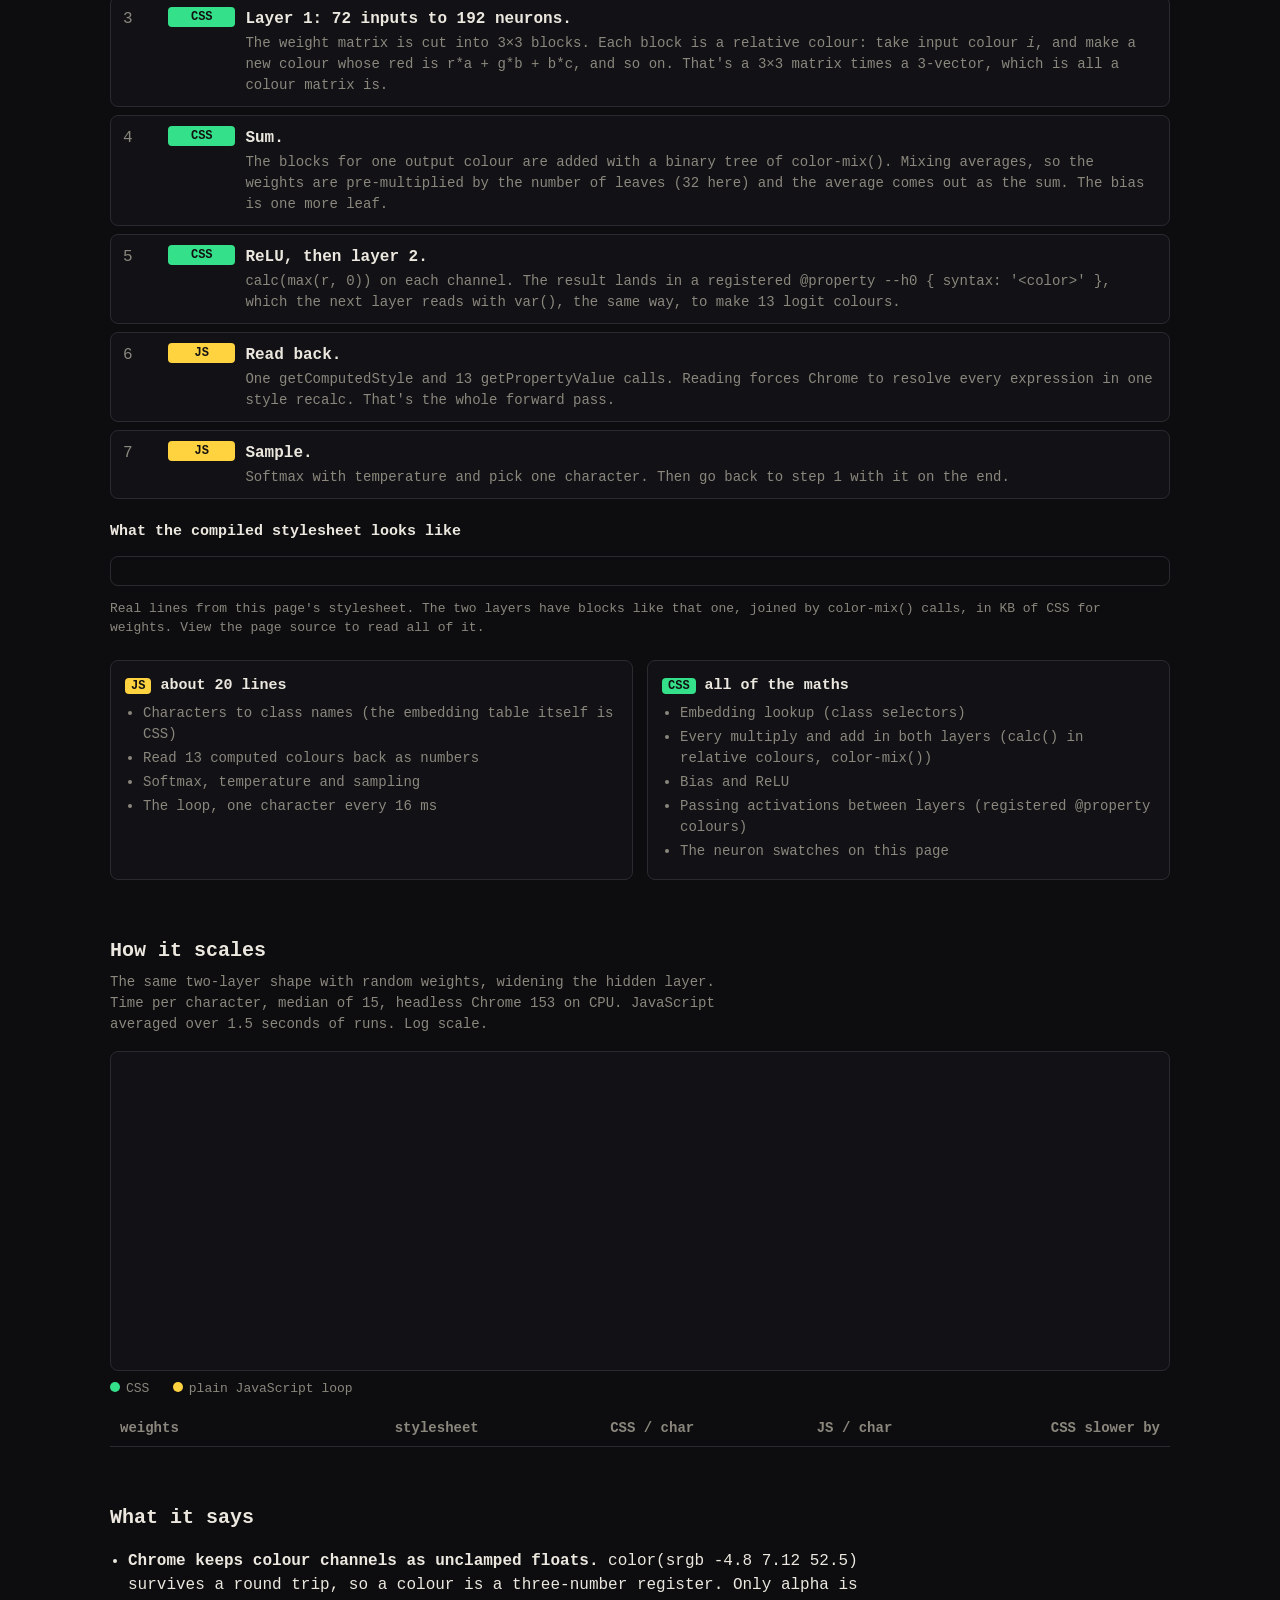
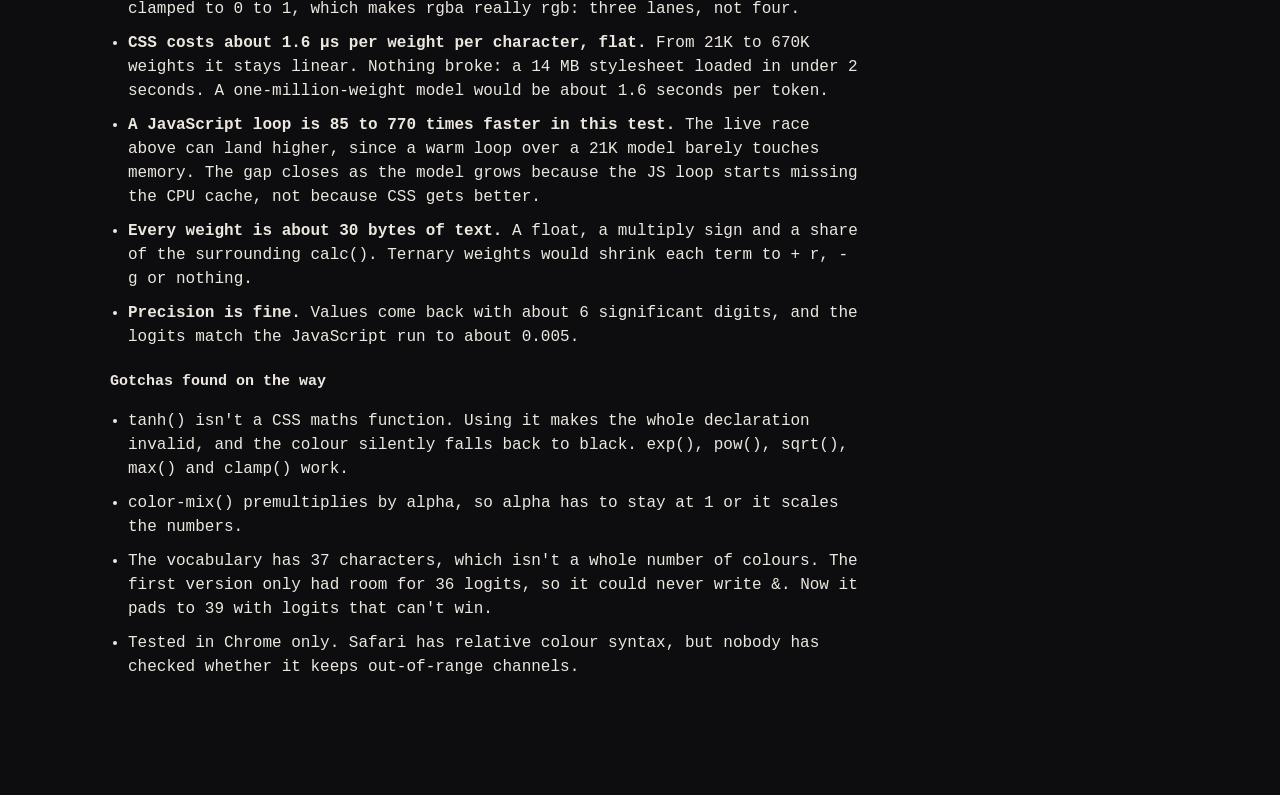
<file: tools/css_template.html>
<!doctype html>
<!--
  Gradient Decent / css

  A tiny character-level language model whose whole forward pass is CSS colour maths.
  This file is a template: tools/compile_css.py fills in the placeholders and writes css/index.html.

    CSS      the generated stylesheet (weights, layers, swatches), at the end of <style>
    VOCAB    the 37-character vocabulary, in the script
    META     sizes and stats, in the script
    EXCERPT  a few real lines of the generated stylesheet, shown on the page
  (Each placeholder is the name wrapped in a CSS comment, or an HTML comment for EXCERPT.)

  Who does what:
    CSS  every multiply, add, bias and ReLU, the embedding lookup, the live swatches
    JS   characters -> class names, reading 13 computed colours back, softmax + sampling, the loop
-->
<html lang="en">
  <head>
    <meta charset="utf-8" />
    <meta name="viewport" content="width=device-width, initial-scale=1" />
    <title>CSS · Gradient Decent</title>
    <meta
      name="description"
      content="A tiny language model whose whole forward pass runs in CSS colour maths: activations are colours, weights are relative-colour transforms, sums are color-mix() trees."
    />

    <!-- Shared look for all the Gradient Decent pages (dark theme, monospace, header gradient). -->
    <link rel="stylesheet" href="../lib/page.css?v=6" />

    <style>
      /* =====================================================================
       Page layout. Hand-written; the model's stylesheet is appended after.
       ===================================================================== */

      main section {
        margin: 0 0 56px;
      }

      /* Header: the one-line answer gets a coloured rule on its left. */
      .lede {
        max-width: 72ch;
        color: var(--dim);
        font-size: 14px;
        margin: 0;
      }
      .answer {
        max-width: 72ch;
        margin: 14px 0 0;
        padding-left: 14px;
        border-left: 3px solid var(--cool);
        font-size: 15px;
      }

      h2.big {
        font-size: 20px;
        color: var(--fg);
        margin: 0 0 6px;
      }
      .section-lede {
        max-width: 72ch;
        color: var(--dim);
        font-size: 14px;
        margin: 0 0 16px;
      }
      .note {
        color: var(--dim);
        font-size: 13px;
        margin: 8px 0 0;
      }

      /* ---- "Run it": the generator ---- */
      .bench {
        border: 1px solid var(--line);
        border-radius: 10px;
        background: var(--panel);
        padding: 18px;
      }
      #out {
        white-space: pre-wrap;
        min-height: 200px;
        padding: 16px;
        margin: 0 0 6px;
        border: 1px solid var(--line);
        border-radius: 8px;
        background: var(--bg);
        font:
          18px/1.6 Georgia,
          'Iowan Old Style',
          serif;
      }
      #out b {
        font-weight: 400;
        color: var(--dim);
      } /* the prompt, dimmed */
      label.t {
        color: var(--dim);
        font-size: 13px;
        display: flex;
        gap: 8px;
        align-items: center;
      }

      /* Swatch grids. Each <i> is one colour = 3 neurons. Their backgrounds are set by the generated
       rules at the bottom (section 4), straight from the activation colours. */
      .sw {
        display: grid;
        gap: 3px;
      }
      .sw i {
        display: block;
        aspect-ratio: 1;
        border-radius: 3px;
      }
      #hv {
        grid-template-columns: repeat(32, minmax(0, 1fr));
      }
      #ov {
        grid-template-columns: repeat(13, minmax(0, 1fr));
        max-width: 460px;
      }

      /* ---- "Race it": four big numbers ---- */
      .metrics {
        display: grid;
        grid-template-columns: repeat(4, minmax(0, 1fr));
        gap: 12px;
        margin-top: 14px;
      }
      .metric {
        border-top: 1px solid var(--line);
        padding-top: 8px;
      }
      .metric span {
        display: block;
        color: var(--dim);
        font-size: 12px;
      }
      .metric strong {
        font-size: 24px;
        font-variant-numeric: tabular-nums;
      }

      /* ---- "How one character gets made": numbered steps tagged JS or CSS ---- */
      .pipe {
        list-style: none;
        margin: 0;
        padding: 0;
        display: grid;
        gap: 8px;
        counter-reset: s;
      }
      .pipe li {
        display: grid;
        grid-template-columns: 2.2em 4.2em minmax(0, 1fr); /* number | tag | text */
        gap: 10px;
        align-items: start;
        padding: 10px 12px;
        border: 1px solid var(--line);
        border-radius: 8px;
        background: var(--panel);
        counter-increment: s;
      }
      .pipe li::before {
        content: counter(s);
        color: var(--dim);
      }
      .pipe b {
        font-weight: 600;
      }
      .pipe p {
        margin: 2px 0 0;
        color: var(--dim);
        font-size: 14px;
      }
      .tag {
        font-size: 12px;
        font-weight: 600;
        border-radius: 4px;
        padding: 1px 0;
        text-align: center;
      }
      .tag.js {
        background: #ffd23f;
        color: #111;
      }
      .tag.css {
        background: var(--cool);
        color: #111;
      }

      pre {
        overflow-x: auto;
        padding: 14px;
        background: var(--bg);
        border: 1px solid var(--line);
        border-radius: 8px;
        font-size: 12.5px;
        line-height: 1.5;
        color: #cfcabf;
        white-space: pre-wrap;
        word-break: break-all;
      }

      /* Two cards: what JS does / what CSS does. */
      .split {
        display: grid;
        grid-template-columns: minmax(0, 1fr) minmax(0, 1fr);
        gap: 14px;
        margin-top: 22px;
      }
      .split > div {
        border: 1px solid var(--line);
        border-radius: 8px;
        padding: 14px;
        background: var(--panel);
      }
      .split h3 {
        margin: 0 0 6px;
        font-size: 15px;
      }
      .split h3 .tag {
        padding: 1px 6px;
      }
      .split ul {
        margin: 0;
        padding-left: 18px;
        color: var(--dim);
        font-size: 14px;
      }
      .split li {
        margin: 3px 0;
      }
      h3.small {
        margin: 22px 0 8px;
        font-size: 15px;
      }

      /* ---- "How it scales": the chart is an <svg> drawn by script at its real pixel size ---- */
      .fig {
        position: relative;
        height: 320px;
        border: 1px solid var(--line);
        border-radius: 8px;
        background: var(--panel);
      }
      .fig svg {
        position: absolute;
        inset: 0;
        width: 100%;
        height: 100%;
      }
      .key {
        display: inline-block;
        width: 10px;
        height: 10px;
        border-radius: 50%;
        margin-right: 6px;
        vertical-align: 0;
      }
      .table-wrap {
        overflow-x: auto;
      }
      table {
        border-collapse: collapse;
        width: 100%;
        font-size: 14px;
        margin-top: 12px;
      }
      th,
      td {
        padding: 7px 10px;
        border-bottom: 1px solid var(--line);
        text-align: right;
        white-space: nowrap;
      }
      th {
        color: var(--dim);
        font-weight: 600;
      }
      th:first-child,
      td:first-child {
        text-align: left;
      }

      /* ---- "What it says" ---- */
      ul.says {
        padding-left: 18px;
        max-width: 78ch;
      }
      ul.says li {
        margin: 0 0 10px;
      }
      ul.says strong {
        color: var(--fg);
      }

      /* ---- Phones ---- */
      @media (max-width: 700px) {
        .split {
          grid-template-columns: minmax(0, 1fr);
        }
        .metrics {
          grid-template-columns: repeat(2, minmax(0, 1fr));
        }
        #hv {
          grid-template-columns: repeat(16, minmax(0, 1fr));
        }
        .pipe li {
          grid-template-columns: 3.4em minmax(0, 1fr);
        } /* drop the step number */
        .pipe li::before {
          display: none;
        }
      }
      /*CSS*/
    </style>
  </head>

  <body>
    <main>
      <p class="crumb"><a href="../">Gradient Decent</a> / css</p>
      <h1><span>Can a stylesheet run a language model?</span></h1>
      <p class="lede">
        The browser's style engine as a calculator. A tiny model that babbles lowercase Shakespeare one character at a
        time, where the whole forward pass is CSS colour maths: every number lives in a colour, every multiply is a
        relative colour and every sum is a <code>color-mix()</code>. A goofy experiment to see whether a stylesheet
        could do it at all.
      </p>
      <p class="answer">
        Yes, and it gets the maths right: it matches a plain JavaScript run of the same weights to about 0.005, and
        picks the same top character every time. It's just very slow. The browser's style engine is hundreds of times
        slower than a plain JavaScript loop (85 to 770 times in the scaling test below, and about 1,000 times in the
        race on this tiny model; the race measures your machine), and every weight costs about 30 bytes of stylesheet.
        The babble is the 21,000-weight model's fault, not the CSS's.
      </p>

      <!-- ================================================================
       Run it. Everything inside #m can read the activation colours,
       because the model's declarations live on #m and are inherited.
       ================================================================ -->
      <section style="margin-top: 28px">
        <div class="bench">
          <h2 class="big">Run it</h2>
          <form id="f">
            <input id="seed" type="text" value="first citizen:\n" aria-label="Prompt" />
            <button id="go">Generate</button>
            <label class="t"
              >temperature <input id="temp" type="range" min="0.1" max="1.5" step="0.05" value="0.7"
            /></label>
          </form>

          <!-- #m is the model. The script sets its class names (the input); the stylesheet does the rest. -->
          <div id="m">
            <div id="out"></div>
            <div id="stat"></div>
            <h2>Hidden layer: 192 neurons as 64 colours, live</h2>
            <div class="sw" id="hv"></div>
            <h2>Logits: 37 characters as 13 colours, live</h2>
            <div class="sw" id="ov"></div>
          </div>
          <p class="note">
            Those squares aren't drawn by script. Each one's <code>background</code> is a CSS expression on the neuron's
            colour, so they change because the style engine just did the maths.
          </p>
        </div>
      </section>

      <!-- ================================================================
       Race it: CSS vs a plain JS loop on the same weights, live.
       ================================================================ -->
      <section>
        <h2 class="big">Race it in your browser</h2>
        <p class="section-lede">
          Runs 40 random 8-character contexts through both engines on this exact model: the stylesheet, and a plain
          JavaScript loop over the same weights from <code>model.json</code>. Same as <code>window.selfTest()</code>.
        </p>
        <button id="race" class="ghost" type="button">Race CSS against JavaScript</button>
        <div class="metrics">
          <div class="metric"><span>CSS, per character</span><strong id="r-css">–</strong></div>
          <div class="metric"><span>JavaScript, per character</span><strong id="r-js">–</strong></div>
          <div class="metric"><span>CSS is slower by</span><strong id="r-x">–</strong></div>
          <div class="metric"><span>Same top character / largest logit gap</span><strong id="r-ok">–</strong></div>
        </div>
      </section>

      <!-- ================================================================
       How it works, step by step.
       ================================================================ -->
      <section>
        <h2 class="big">How one character gets made</h2>
        <p class="section-lede">Seven steps per character. JavaScript does three of them and none of the arithmetic.</p>
        <ol class="pipe">
          <li>
            <span class="tag js">JS</span>
            <div>
              <b>Tokenise.</b>
              <p>
                Take the last 8 characters, look up each one's number in the 37-character vocabulary, and write them as
                class names on one div: <code>s0t1 s1t20 … s7t14</code> means "token 1 at position 0" and so on.
              </p>
            </div>
          </li>
          <li>
            <span class="tag css">CSS</span>
            <div>
              <b>Embed.</b>
              <p>
                Each of the <span data-k="embRules"></span> class rules sets the colours for one token at one position.
                The 8 positions × 9 numbers come out as 24 colours, <code>--x0</code> to <code>--x23</code>.
              </p>
            </div>
          </li>
          <li>
            <span class="tag css">CSS</span>
            <div>
              <b>Layer 1: 72 inputs to 192 neurons.</b>
              <p>
                The weight matrix is cut into 3×3 blocks. Each block is a relative colour: take input colour <i>i</i>,
                and make a new colour whose red is <code>r*a + g*b + b*c</code>, and so on. That's a 3×3 matrix times a
                3-vector, which is all a colour matrix is.
              </p>
            </div>
          </li>
          <li>
            <span class="tag css">CSS</span>
            <div>
              <b>Sum.</b>
              <p>
                The blocks for one output colour are added with a binary tree of <code>color-mix()</code>. Mixing
                averages, so the weights are pre-multiplied by the number of leaves (32 here) and the average comes out
                as the sum. The bias is one more leaf.
              </p>
            </div>
          </li>
          <li>
            <span class="tag css">CSS</span>
            <div>
              <b>ReLU, then layer 2.</b>
              <p>
                <code>calc(max(r, 0))</code> on each channel. The result lands in a registered
                <code>@property --h0 { syntax: '&lt;color&gt;' }</code>, which the next layer reads with
                <code>var()</code>, the same way, to make 13 logit colours.
              </p>
            </div>
          </li>
          <li>
            <span class="tag js">JS</span>
            <div>
              <b>Read back.</b>
              <p>
                One <code>getComputedStyle</code> and 13 <code>getPropertyValue</code> calls. Reading forces Chrome to
                resolve every expression in one style recalc. That's the whole forward pass.
              </p>
            </div>
          </li>
          <li>
            <span class="tag js">JS</span>
            <div>
              <b>Sample.</b>
              <p>Softmax with temperature and pick one character. Then go back to step 1 with it on the end.</p>
            </div>
          </li>
        </ol>

        <h3 class="small">What the compiled stylesheet looks like</h3>
        <pre><!--EXCERPT--></pre>
        <p class="note">
          Real lines from this page's stylesheet. The two layers have <span data-k="leaves"></span> blocks like that
          one, joined by <span data-k="mixes"></span> <code>color-mix()</code> calls, in <span data-k="cssKB"></span> KB
          of CSS for <span data-k="weights"></span> weights. View the page source to read all of it.
        </p>

        <div class="split">
          <div>
            <h3><span class="tag js">JS</span> about 20 lines</h3>
            <ul>
              <li>Characters to class names (the embedding table itself is CSS)</li>
              <li>Read 13 computed colours back as numbers</li>
              <li>Softmax, temperature and sampling</li>
              <li>The loop, one character every 16 ms</li>
            </ul>
          </div>
          <div>
            <h3><span class="tag css">CSS</span> all of the maths</h3>
            <ul>
              <li>Embedding lookup (class selectors)</li>
              <li>
                Every multiply and add in both layers (<code>calc()</code> in relative colours,
                <code>color-mix()</code>)
              </li>
              <li>Bias and ReLU</li>
              <li>Passing activations between layers (registered <code>@property</code> colours)</li>
              <li>The neuron swatches on this page</li>
            </ul>
          </div>
        </div>
      </section>

      <!-- ================================================================
       Scaling chart. The numbers are measured offline (BENCH in the
       script); the race above is the live version for this model.
       ================================================================ -->
      <section>
        <h2 class="big">How it scales</h2>
        <p class="section-lede">
          The same two-layer shape with random weights, widening the hidden layer. Time per character, median of 15,
          headless Chrome 153 on CPU. JavaScript averaged over 1.5 seconds of runs. Log scale.
        </p>
        <div class="fig">
          <svg id="chart" role="img" aria-label="Time per character for CSS and JavaScript as the model grows"></svg>
        </div>
        <p class="note">
          <span class="key" style="background: var(--cool)"></span>CSS &nbsp;
          <span class="key" style="background: #ffd23f"></span>plain JavaScript loop
        </p>
        <div class="table-wrap">
          <table>
            <thead>
              <tr>
                <th>weights</th>
                <th>stylesheet</th>
                <th>CSS / char</th>
                <th>JS / char</th>
                <th>CSS slower by</th>
              </tr>
            </thead>
            <tbody id="tb"></tbody>
          </table>
        </div>
      </section>

      <section>
        <h2 class="big">What it says</h2>
        <ul class="says">
          <li>
            <strong>Chrome keeps colour channels as unclamped floats.</strong>
            <code>color(srgb -4.8 7.12 52.5)</code> survives a round trip, so a colour is a three-number register. Only
            alpha is clamped to 0 to 1, which makes rgba really rgb: three lanes, not four.
          </li>
          <li>
            <strong>CSS costs about 1.6 µs per weight per character, flat.</strong> From 21K to 670K weights it stays
            linear. Nothing broke: a 14 MB stylesheet loaded in under 2 seconds. A one-million-weight model would be
            about 1.6 seconds per token.
          </li>
          <li>
            <strong>A JavaScript loop is 85 to 770 times faster in this test.</strong> The live race above can land
            higher, since a warm loop over a 21K model barely touches memory. The gap closes as the model grows because
            the JS loop starts missing the CPU cache, not because CSS gets better.
          </li>
          <li>
            <strong>Every weight is about 30 bytes of text.</strong> A float, a multiply sign and a share of the
            surrounding <code>calc()</code>. Ternary weights would shrink each term to <code>+ r</code>,
            <code>- g</code> or nothing.
          </li>
          <li>
            <strong>Precision is fine.</strong> Values come back with about 6 significant digits, and the logits match
            the JavaScript run to about 0.005.
          </li>
        </ul>
        <h3 class="small">Gotchas found on the way</h3>
        <ul class="says">
          <li>
            <code>tanh()</code> isn't a CSS maths function. Using it makes the whole declaration invalid, and the colour
            silently falls back to black. <code>exp()</code>, <code>pow()</code>, <code>sqrt()</code>,
            <code>max()</code> and <code>clamp()</code> work.
          </li>
          <li><code>color-mix()</code> premultiplies by alpha, so alpha has to stay at 1 or it scales the numbers.</li>
          <li>
            The vocabulary has 37 characters, which isn't a whole number of colours. The first version only had room for
            36 logits, so it could never write <code>&amp;</code>. Now it pads to 39 with logits that can't win.
          </li>
          <li>
            Tested in Chrome only. Safari has relative colour syntax, but nobody has checked whether it keeps
            out-of-range channels.
          </li>
        </ul>
      </section>
    </main>

    <script>
      {
        // ===================================================================
        // Data filled in by tools/compile_css.py
        // ===================================================================
        const VOCAB = /*VOCAB*/ null; // the 37 characters, in token order
        const META = /*META*/ null; // ctx (8), no (13 logit colours), nh (64 hidden colours), plus stats for the page

        // Offline scaling benchmark (random weights, headless Chrome 153, CPU). Shown as the chart and table.
        // w = weights, kb = stylesheet size, css/js = milliseconds per character.
        const BENCH = [
          { w: 20928, kb: 495, css: 26.8, js: 0.035 },
          { w: 83712, kb: 1837, css: 106.9, js: 0.234 },
          { w: 334848, kb: 7207, css: 490.8, js: 2.639 },
          { w: 669696, kb: 14382, css: 1153.8, js: 13.559 },
        ];

        const $ = id => document.getElementById(id);
        const m = $('m'); // the model element: class names in, colours out
        const out = $('out');

        // Fill in the "<span data-k=...>" numbers in the text from META.
        for (const el of document.querySelectorAll('[data-k]')) el.textContent = META[el.dataset.k].toLocaleString();

        // One empty <i> per activation colour. The generated CSS colours them.
        $('hv').innerHTML = '<i></i>'.repeat(META.nh);
        $('ov').innerHTML = '<i></i>'.repeat(META.no);

        // ===================================================================
        // The forward pass: write class names, read colours back
        // ===================================================================

        // A live computed-style object for #m. Reading from it forces a style recalc when the classes changed.
        const cs = getComputedStyle(m);

        // A computed colour as its 3 numbers. Chrome serialises our colours as "color(srgb 1.5 -0.2 3)"; a colour
        // that happens to land inside 0..1 could come back as "rgb(r, g, b)" in 0..255, so handle that too.
        function channels(s) {
          const v = s.match(/-?[\d.]+(e-?\d+)?/g).map(Number);
          return s.startsWith('rgb(') ? v.slice(0, 3).map(x => x / 255) : v.slice(0, 3);
        }

        // Run the model on 8 token ids and return 37 logits.
        function logits(ctx) {
          // Input: "token t at position s" for each slot. The embedding rules (section 2 of the generated CSS)
          // turn these into the 24 input colours; layers 1 and 2 follow from there.
          m.className = ctx.map((t, s) => `s${s}t${t}`).join(' ');

          // Output: read the 13 logit colours. This is the moment Chrome actually does the maths.
          const l = [];
          for (let i = 0; i < META.no; i++) l.push(...channels(cs.getPropertyValue('--o' + i)));
          return l.slice(0, VOCAB.length); // drop the 2 padding lanes
        }

        // Softmax with temperature T, then draw one token.
        function sample(l, T) {
          const mx = Math.max(...l);
          const p = l.map(x => Math.exp((x - mx) / T));
          let r = Math.random() * p.reduce((a, b) => a + b);
          for (let i = 0; i < p.length; i++) if ((r -= p[i]) <= 0) return i;
          return p.length - 1;
        }

        // ===================================================================
        // Generation loop
        // ===================================================================
        let run = 0; // bumped to cancel an older generation when a new one starts

        async function generate() {
          const id = ++run;
          // Lowercase the prompt and turn a typed "\n" into a real newline (the model was trained on lowercase text).
          const seed = $('seed').value.toLowerCase().replace(/\\n/g, '\n');
          let toks = [...seed].map(c => VOCAB.indexOf(c)).filter(i => i >= 0);
          while (toks.length < META.ctx) toks.unshift(0); // left-pad short prompts with newlines (token 0)

          out.innerHTML = '<b></b>';
          out.firstChild.textContent = seed;
          const gen = document.createTextNode('');
          out.append(gen);

          let ms = 0;
          for (let n = 1; n <= 400 && id === run; n++) {
            const t0 = performance.now();
            const l = logits(toks.slice(-META.ctx)); // CSS does the work in here
            ms += performance.now() - t0;

            const t = sample(l, +$('temp').value);
            toks.push(t);
            gen.data += VOCAB[t];
            $('stat').textContent = `${n} chars · ${(ms / n).toFixed(1)} ms per char of CSS`;
            await new Promise(r => setTimeout(r, 16)); // yield so the page (and the swatches) repaint
          }
        }

        // ===================================================================
        // Plain-JavaScript reference: the same model as ordinary loops
        // ===================================================================
        let jsModel = null;

        async function jsReference() {
          if (jsModel) return jsModel;
          const M = await (await fetch('model.json')).json();
          const H = M.H,
            V = M.vocab.length,
            IN = M.ctx * M.E;
          const W1 = Float32Array.from(M.W1.flat()); // IN x H, row-major
          const W2 = Float32Array.from(M.W2.flat()); // H x V, row-major
          jsModel = ctx => {
            const e = new Float32Array(IN); // concatenated embeddings
            ctx.forEach((t, s) => e.set(M.emb[t], s * M.E));
            const h = Float32Array.from(M.b1); // layer 1 + ReLU
            for (let i = 0; i < IN; i++) {
              const x = e[i];
              for (let j = 0; j < H; j++) h[j] += x * W1[i * H + j];
            }
            for (let j = 0; j < H; j++) h[j] = Math.max(0, h[j]);
            const o = Float32Array.from(M.b2); // layer 2
            for (let i = 0; i < H; i++) {
              const x = h[i];
              for (let j = 0; j < V; j++) o[j] += x * W2[i * V + j];
            }
            return Array.from(o);
          };
          return jsModel;
        }

        // Run n random contexts through both engines: time each, and compare their logits.
        async function race(n = 40) {
          run++; // stop any generation in progress so it doesn't change #m mid-race
          const ref = await jsReference();
          const ctxs = Array.from({ length: n }, () =>
            Array.from({ length: META.ctx }, () => Math.floor(Math.random() * VOCAB.length)),
          );

          let t = performance.now();
          const cssOut = ctxs.map(logits);
          const cssMs = (performance.now() - t) / n;

          // The JS loop is too fast to time once (the browser's clock is coarse), so run it for half a second.
          t = performance.now();
          let k = 0;
          while (performance.now() - t < 500) {
            ref(ctxs[k % n]);
            k++;
          }
          const jsMs = (performance.now() - t) / k;

          let err = 0,
            agree = 0;
          ctxs.forEach((c, i) => {
            const a = cssOut[i],
              r = ref(c);
            err = Math.max(err, ...a.map((v, j) => Math.abs(v - r[j])));
            if (a.indexOf(Math.max(...a)) === r.indexOf(Math.max(...r))) agree++;
          });
          return { cssMs, jsMs, slower: cssMs / jsMs, maxLogitError: +err.toFixed(5), argmaxAgree: `${agree} of ${n}` };
        }

        // Console helper, same name as on the canvas pages.
        window.selfTest = async n => {
          const r = await race(n);
          console.log(r);
          return r;
        };

        $('race').onclick = async e => {
          const btn = e.target;
          btn.disabled = true;
          btn.textContent = 'Racing…';
          await new Promise(r => setTimeout(r, 30)); // let the button repaint before the page is busy
          const r = await race(40);
          $('r-css').textContent = r.cssMs.toFixed(1) + ' ms';
          $('r-js').textContent = (r.jsMs * 1000).toFixed(0) + ' µs';
          $('r-x').textContent = Math.round(r.slower) + '×';
          $('r-ok').textContent = `${r.argmaxAgree.replace(' of ', '/')} · ${r.maxLogitError.toFixed(3)}`;
          btn.disabled = false;
          btn.textContent = 'Race again';
        };

        // ===================================================================
        // Scaling table and chart
        // ===================================================================
        const fmt = ms => (ms >= 1 ? ms.toFixed(ms < 10 ? 1 : 0) + ' ms' : (ms * 1000).toFixed(0) + ' µs');

        $('tb').innerHTML = BENCH.map(
          b => `<tr>
      <td>${b.w.toLocaleString()}</td><td>${(b.kb / 1000).toFixed(1)} MB</td>
      <td>${fmt(b.css)}</td><td>${fmt(b.js)}</td><td>${Math.round(b.css / b.js)}×</td></tr>`,
        ).join('');

        // Log-log line chart, redrawn at the svg's real pixel size whenever it resizes.
        const svg = $('chart');
        function drawChart() {
          const W = svg.clientWidth,
            H = svg.clientHeight;
          const L = W < 520 ? 44 : 60,
            R = 16,
            T = 16,
            B = 40; // margins
          const yLo = Math.log10(0.02),
            yHi = Math.log10(2000); // 20 µs .. 2 s
          const xLo = Math.log10(15000),
            xHi = Math.log10(1e6); // 15K .. 1M weights
          const x = w => L + ((Math.log10(w) - xLo) / (xHi - xLo)) * (W - L - R);
          const y = v => T + ((yHi - Math.log10(v)) / (yHi - yLo)) * (H - T - B);
          const dim = '#8b877d';

          let g = '';
          // Horizontal grid lines with time labels.
          for (const v of [0.1, 1, 10, 100, 1000]) {
            g += `<line x1="${L}" x2="${W - R}" y1="${y(v)}" y2="${y(v)}" stroke="#2a2a30"/>`;
            g += `<text x="${L - 8}" y="${y(v) + 4}" fill="${dim}" font-size="11" text-anchor="end">${v >= 1 ? v + ' ms' : v * 1000 + ' µs'}</text>`;
          }
          // Weight labels along the bottom (fewer on narrow screens).
          for (const w of [2e4, 1e5, 1e6].concat(W < 520 ? [] : [5e4, 5e5])) {
            g += `<text x="${x(w)}" y="${H - B + 18}" fill="${dim}" font-size="11" text-anchor="middle">${w >= 1e6 ? '1M' : w / 1000 + 'K'}</text>`;
          }
          g += `<text x="${(L + W - R) / 2}" y="${H - 6}" fill="${dim}" font-size="11" text-anchor="middle">weights</text>`;
          // One line per engine.
          for (const [k, c] of [
            ['css', '#35e08a'],
            ['js', '#ffd23f'],
          ]) {
            g += `<polyline fill="none" stroke="${c}" stroke-width="2.5" points="${BENCH.map(b => x(b.w) + ',' + y(b[k])).join(' ')}"/>`;
            g += BENCH.map(b => `<circle cx="${x(b.w)}" cy="${y(b[k])}" r="4" fill="${c}"/>`).join('');
          }
          // Label the biggest model's two points.
          const big = BENCH[BENCH.length - 1];
          g += `<text x="${x(big.w) - 8}" y="${y(big.css) - 10}" fill="#ece8df" font-size="12" text-anchor="end">${fmt(big.css)}</text>`;
          g += `<text x="${x(big.w) - 8}" y="${y(big.js) - 10}" fill="#ece8df" font-size="12" text-anchor="end">${fmt(big.js)}</text>`;
          svg.innerHTML = g;
        }
        const chartObserver = new ResizeObserver(drawChart);
        chartObserver.observe(svg);

        // ===================================================================
        // Start
        // ===================================================================
        $('f').onsubmit = e => {
          e.preventDefault();
          generate();
        };
        window.logits = logits; // handy from the console: logits([0,0,0,0,0,0,0,0])
        window.VOCAB = VOCAB;
        generate();
      }
    </script>
  </body>
</html>
</file>
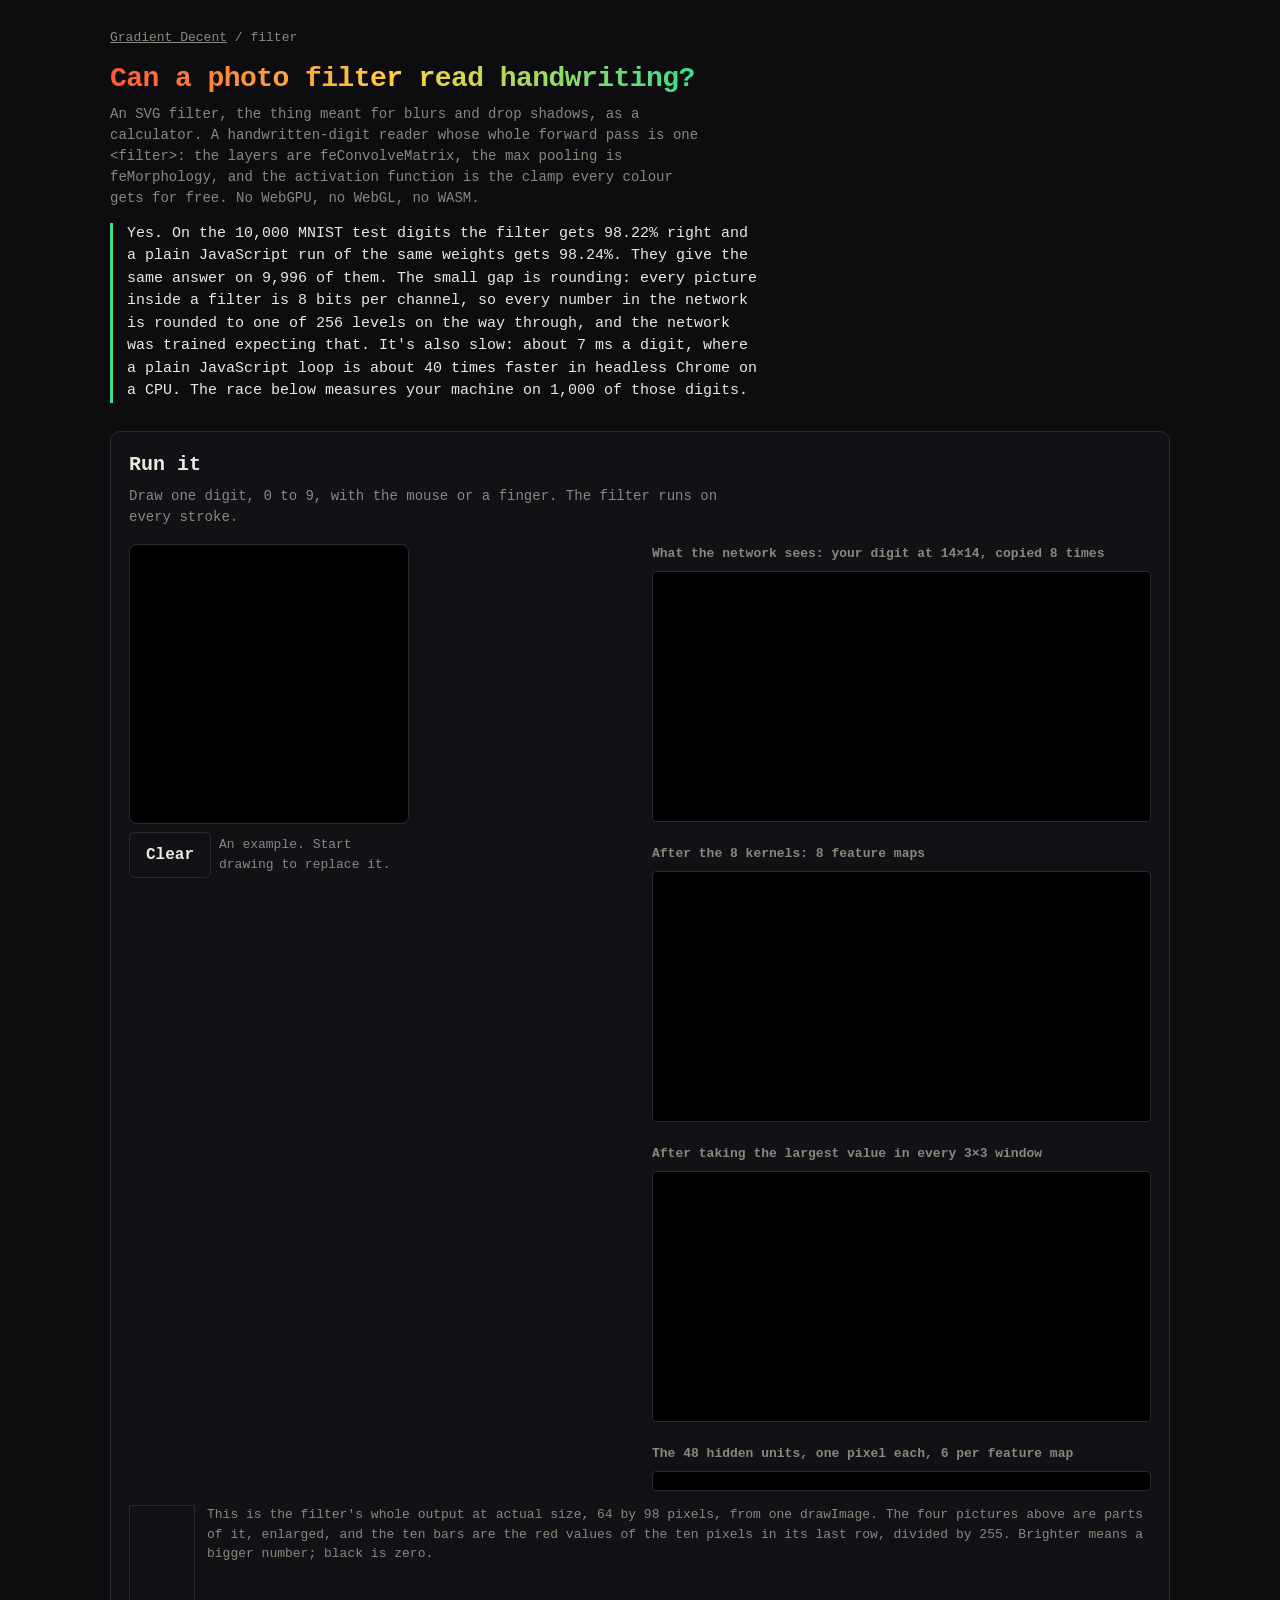
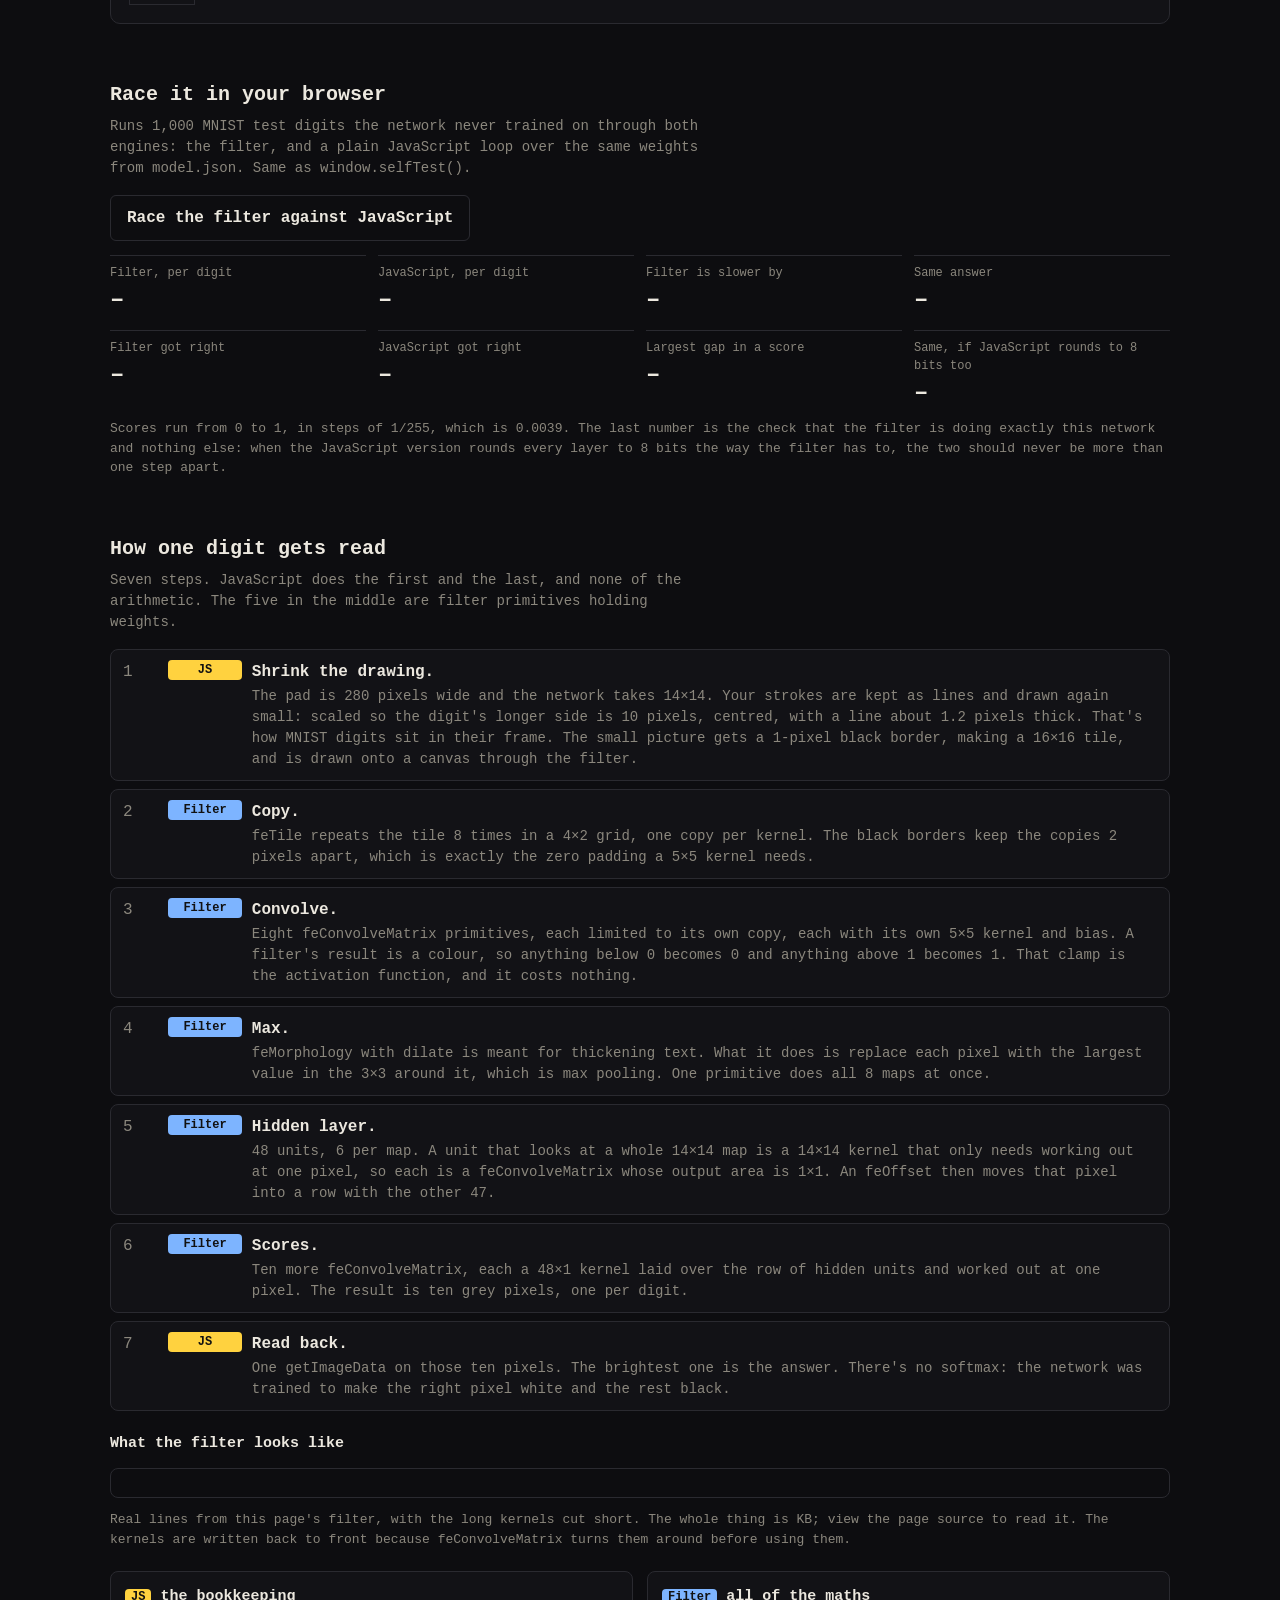
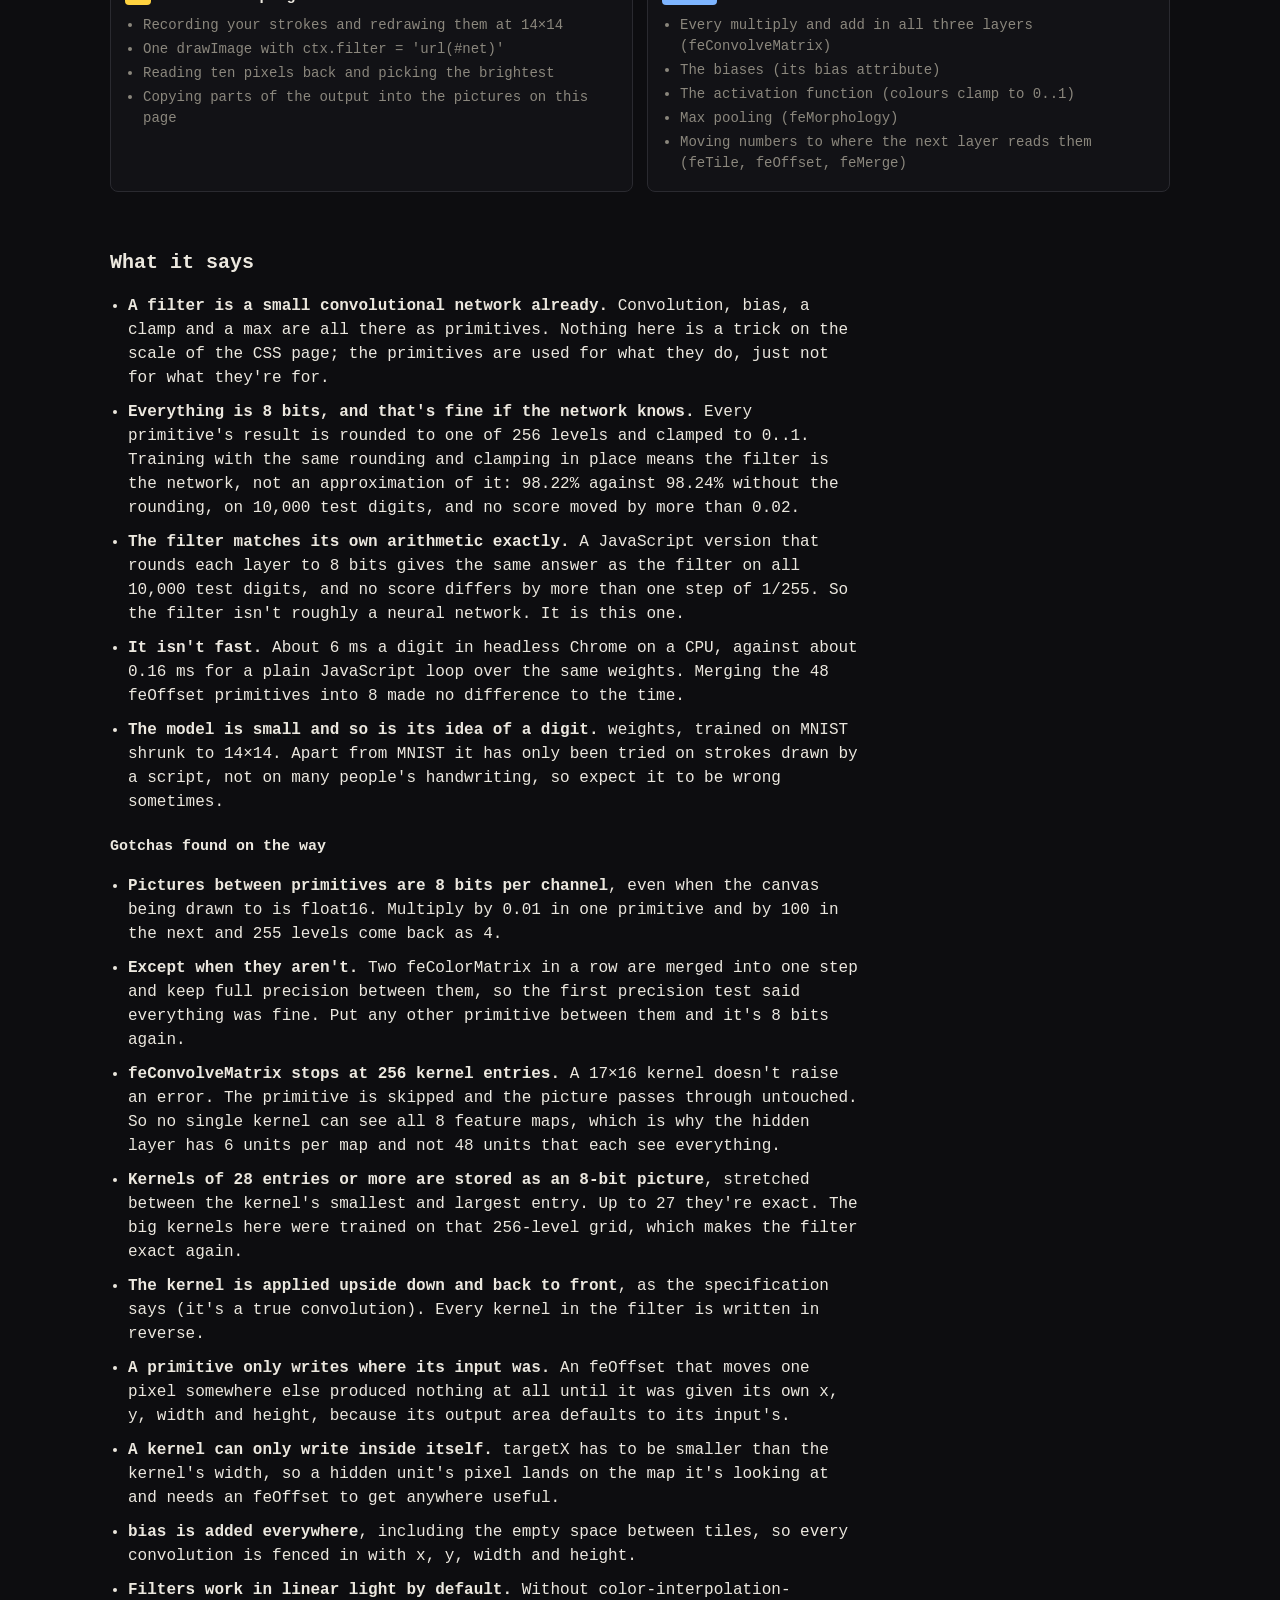
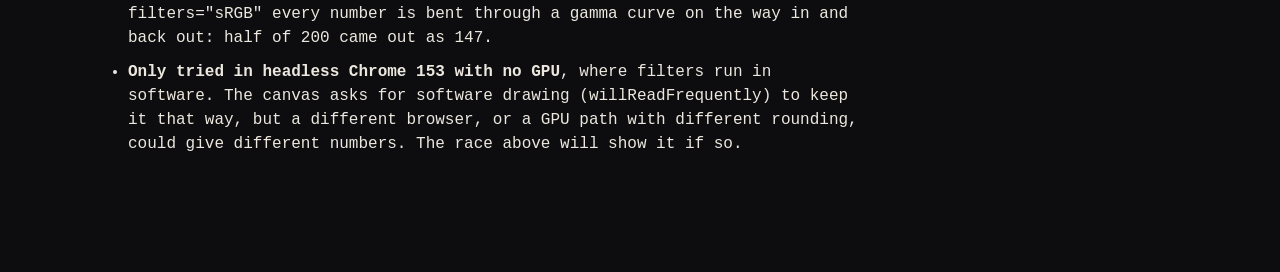
<file: tools/filter_template.html>
<!doctype html>
<!--
  Gradient Decent / filter

  A handwritten-digit classifier whose whole forward pass is one SVG <filter>.
  This file is a template: tools/compile_filter.py fills in the placeholders and writes filter/index.html.

    FILTER   the generated <filter id="net">, inside the hidden <svg> at the top of <body>
    EXCERPT  a few real lines of it, shortened, shown on the page
    META     sizes, in the script
  (FILTER and EXCERPT are the name in an HTML comment, META in a JavaScript comment.)

  Who does what:
    Filter  every multiply, add, bias, clamp and max in all three layers
    JS      turns your strokes into a 14x14 picture, draws it through the filter, reads ten pixels back
-->
<html lang="en">
  <head>
    <meta charset="utf-8" />
    <meta name="viewport" content="width=device-width, initial-scale=1" />
    <title>Filter · Gradient Decent</title>
    <meta
      name="description"
      content="A handwritten-digit classifier whose whole forward pass is one SVG filter: convolutions are feConvolveMatrix, max pooling is feMorphology, and the clamp on every colour is the activation function."
    />
    <link rel="stylesheet" href="../lib/page.css?v=6" />
    <style>
      .tag.filter {
        background: #7db4ff;
      }

      /* The drawing pad and the ten bars sit side by side, and stack when there's no room. */
      .draw {
        display: flex;
        flex-wrap: wrap;
        gap: 18px;
        align-items: flex-start;
      }
      .padwrap {
        flex: 0 1 280px;
        min-width: 200px;
      }
      #pad {
        display: block;
        width: 100%;
        aspect-ratio: 1;
        background: #000;
        border: 1px solid var(--line);
        border-radius: 8px;
        touch-action: none;
        cursor: crosshair;
      }
      .padwrap .row {
        display: flex;
        gap: 8px;
        align-items: center;
        margin-top: 8px;
      }
      .padwrap .row span {
        color: var(--dim);
        font-size: 13px;
      }
      #bars {
        flex: 1 1 180px;
        min-width: 0;
        display: grid;
        gap: 4px;
        align-content: start;
      }
      .bar {
        display: grid;
        grid-template-columns: 1.2em minmax(0, 1fr) 3.2em;
        gap: 8px;
        align-items: center;
        font-size: 14px;
        color: var(--dim);
      }
      .bar i {
        display: block;
        height: 16px;
        background: #1d1d23;
        border-radius: 3px;
        overflow: hidden;
      }
      .bar i b {
        display: block;
        height: 100%;
        width: 0;
        background: #55555f;
      }
      .bar em {
        font-style: normal;
        font-variant-numeric: tabular-nums;
        text-align: right;
        font-size: 12px;
      }
      .bar.top {
        color: var(--fg);
      }
      .bar.top i b {
        background: var(--cool);
      }

      /* The stages: crops of the filter's one output picture, enlarged with hard pixel edges. */
      .stage canvas {
        display: block;
        width: 100%;
        height: auto;
        image-rendering: pixelated;
        background: #000;
        border: 1px solid var(--line);
        border-radius: 4px;
      }
      .stage h2:first-child {
        margin-top: 0;
      }
      #s-hid {
        height: 20px;
      }
      .actual {
        display: flex;
        gap: 12px;
        align-items: flex-start;
        margin-top: 14px;
      }
      .actual canvas {
        flex: none;
        border: 1px solid var(--line);
        image-rendering: pixelated;
      }
      .actual p {
        margin: 0;
      }
    </style>
  </head>
  <body>
    <!-- The network. Nothing in here is drawn on its own: the script points a canvas at it with ctx.filter = 'url(#net)'. -->
    <svg width="0" height="0" style="position: absolute" aria-hidden="true">
      <!--FILTER-->
    </svg>

    <main>
      <p class="crumb"><a href="../">Gradient Decent</a> / filter</p>
      <h1><span>Can a photo filter read handwriting?</span></h1>
      <p class="lede">
        An SVG filter, the thing meant for blurs and drop shadows, as a calculator. A handwritten-digit reader whose
        whole forward pass is one <code>&lt;filter&gt;</code>: the layers are <code>feConvolveMatrix</code>, the max
        pooling is <code>feMorphology</code>, and the activation function is the clamp every colour gets for free. No
        WebGPU, no WebGL, no WASM.
      </p>
      <p class="answer">
        Yes. On the 10,000 MNIST test digits the filter gets 98.22% right and a plain JavaScript run of the same weights
        gets 98.24%. They give the same answer on 9,996 of them. The small gap is rounding: every picture inside a
        filter is 8 bits per channel, so every number in the network is rounded to one of 256 levels on the way through,
        and the network was trained expecting that. It's also slow: about 7 ms a digit, where a plain JavaScript loop is
        about 40 times faster in headless Chrome on a CPU. The race below measures your machine on 1,000 of those
        digits.
      </p>

      <section>
        <div class="bench">
          <h2 class="big">Run it</h2>
          <p class="section-lede">
            Draw one digit, 0 to 9, with the mouse or a finger. The filter runs on every stroke.
          </p>
          <div class="cols">
            <div>
              <div class="draw">
                <div class="padwrap">
                  <canvas id="pad" width="280" height="280" aria-label="Drawing pad"></canvas>
                  <div class="row">
                    <button id="clear" class="ghost" type="button">Clear</button
                    ><span id="hint">An example. Start drawing to replace it.</span>
                  </div>
                </div>
                <div id="bars" aria-live="polite"></div>
              </div>
              <div id="stat"></div>
            </div>
            <div class="stage">
              <h2>What the network sees: your digit at 14×14, copied 8 times</h2>
              <canvas id="s-in" width="64" height="32"></canvas>
              <h2>After the 8 kernels: 8 feature maps</h2>
              <canvas id="s-conv" width="64" height="32"></canvas>
              <h2>After taking the largest value in every 3×3 window</h2>
              <canvas id="s-pool" width="64" height="32"></canvas>
              <h2>The 48 hidden units, one pixel each, 6 per feature map</h2>
              <canvas id="s-hid" width="48" height="1"></canvas>
            </div>
          </div>
          <div class="actual">
            <canvas id="net-out" width="64" height="98"></canvas>
            <p class="note">
              This is the filter's whole output at actual size, 64 by 98 pixels, from one <code>drawImage</code>. The
              four pictures above are parts of it, enlarged, and the ten bars are the red values of the ten pixels in
              its last row, divided by 255. Brighter means a bigger number; black is zero.
            </p>
          </div>
        </div>
      </section>

      <section>
        <h2 class="big">Race it in your browser</h2>
        <p class="section-lede">
          Runs 1,000 MNIST test digits the network never trained on through both engines: the filter, and a plain
          JavaScript loop over the same weights from <code>model.json</code>. Same as <code>window.selfTest()</code>.
        </p>
        <button id="race" class="ghost" type="button">Race the filter against JavaScript</button>
        <div class="metrics">
          <div class="metric"><span>Filter, per digit</span><strong id="r-filter">–</strong></div>
          <div class="metric"><span>JavaScript, per digit</span><strong id="r-js">–</strong></div>
          <div class="metric"><span>Filter is slower by</span><strong id="r-x">–</strong></div>
          <div class="metric"><span>Same answer</span><strong id="r-agree">–</strong></div>
          <div class="metric"><span>Filter got right</span><strong id="r-facc">–</strong></div>
          <div class="metric"><span>JavaScript got right</span><strong id="r-jacc">–</strong></div>
          <div class="metric"><span>Largest gap in a score</span><strong id="r-gap">–</strong></div>
          <div class="metric"><span>Same, if JavaScript rounds to 8 bits too</span><strong id="r-gap8">–</strong></div>
        </div>
        <p class="note">
          Scores run from 0 to 1, in steps of 1/255, which is 0.0039. The last number is the check that the filter is
          doing exactly this network and nothing else: when the JavaScript version rounds every layer to 8 bits the way
          the filter has to, the two should never be more than one step apart.
        </p>
      </section>

      <section>
        <h2 class="big">How one digit gets read</h2>
        <p class="section-lede">
          Seven steps. JavaScript does the first and the last, and none of the arithmetic. The five in the middle are
          <span data-k="primitives"></span> filter primitives holding <span data-k="weights"></span> weights.
        </p>
        <ol class="pipe">
          <li>
            <span class="tag js">JS</span>
            <div>
              <b>Shrink the drawing.</b>
              <p>
                The pad is 280 pixels wide and the network takes 14×14. Your strokes are kept as lines and drawn again
                small: scaled so the digit's longer side is 10 pixels, centred, with a line about 1.2 pixels thick.
                That's how MNIST digits sit in their frame. The small picture gets a 1-pixel black border, making a
                16×16 tile, and is drawn onto a canvas through the filter.
              </p>
            </div>
          </li>
          <li>
            <span class="tag filter">Filter</span>
            <div>
              <b>Copy.</b>
              <p>
                <code>feTile</code> repeats the tile 8 times in a 4×2 grid, one copy per kernel. The black borders keep
                the copies 2 pixels apart, which is exactly the zero padding a 5×5 kernel needs.
              </p>
            </div>
          </li>
          <li>
            <span class="tag filter">Filter</span>
            <div>
              <b>Convolve.</b>
              <p>
                Eight <code>feConvolveMatrix</code> primitives, each limited to its own copy, each with its own 5×5
                kernel and <code>bias</code>. A filter's result is a colour, so anything below 0 becomes 0 and anything
                above 1 becomes 1. That clamp is the activation function, and it costs nothing.
              </p>
            </div>
          </li>
          <li>
            <span class="tag filter">Filter</span>
            <div>
              <b>Max.</b>
              <p>
                <code>feMorphology</code> with <code>dilate</code> is meant for thickening text. What it does is replace
                each pixel with the largest value in the 3×3 around it, which is max pooling. One primitive does all 8
                maps at once.
              </p>
            </div>
          </li>
          <li>
            <span class="tag filter">Filter</span>
            <div>
              <b>Hidden layer.</b>
              <p>
                48 units, 6 per map. A unit that looks at a whole 14×14 map is a 14×14 kernel that only needs working
                out at one pixel, so each is a <code>feConvolveMatrix</code> whose output area is 1×1. An
                <code>feOffset</code> then moves that pixel into a row with the other 47.
              </p>
            </div>
          </li>
          <li>
            <span class="tag filter">Filter</span>
            <div>
              <b>Scores.</b>
              <p>
                Ten more <code>feConvolveMatrix</code>, each a 48×1 kernel laid over the row of hidden units and worked
                out at one pixel. The result is ten grey pixels, one per digit.
              </p>
            </div>
          </li>
          <li>
            <span class="tag js">JS</span>
            <div>
              <b>Read back.</b>
              <p>
                One <code>getImageData</code> on those ten pixels. The brightest one is the answer. There's no softmax:
                the network was trained to make the right pixel white and the rest black.
              </p>
            </div>
          </li>
        </ol>

        <h3 class="sub3">What the filter looks like</h3>
        <pre><!--EXCERPT--></pre>
        <p class="note">
          Real lines from this page's filter, with the long kernels cut short. The whole thing is
          <span data-k="kb"></span> KB; view the page source to read it. The kernels are written back to front because
          <code>feConvolveMatrix</code> turns them around before using them.
        </p>

        <div class="split" style="margin-top: 22px">
          <div>
            <h3><span class="tag js">JS</span> the bookkeeping</h3>
            <ul>
              <li>Recording your strokes and redrawing them at 14×14</li>
              <li>One <code>drawImage</code> with <code>ctx.filter = 'url(#net)'</code></li>
              <li>Reading ten pixels back and picking the brightest</li>
              <li>Copying parts of the output into the pictures on this page</li>
            </ul>
          </div>
          <div>
            <h3><span class="tag filter">Filter</span> all of the maths</h3>
            <ul>
              <li>Every multiply and add in all three layers (<code>feConvolveMatrix</code>)</li>
              <li>The biases (its <code>bias</code> attribute)</li>
              <li>The activation function (colours clamp to 0..1)</li>
              <li>Max pooling (<code>feMorphology</code>)</li>
              <li>
                Moving numbers to where the next layer reads them (<code>feTile</code>, <code>feOffset</code>,
                <code>feMerge</code>)
              </li>
            </ul>
          </div>
        </div>
      </section>

      <section>
        <h2 class="big">What it says</h2>
        <ul class="says">
          <li>
            <strong>A filter is a small convolutional network already.</strong> Convolution, bias, a clamp and a max are
            all there as primitives. Nothing here is a trick on the scale of the CSS page; the primitives are used for
            what they do, just not for what they're for.
          </li>
          <li>
            <strong>Everything is 8 bits, and that's fine if the network knows.</strong> Every primitive's result is
            rounded to one of 256 levels and clamped to 0..1. Training with the same rounding and clamping in place
            means the filter is the network, not an approximation of it: 98.22% against 98.24% without the rounding, on
            10,000 test digits, and no score moved by more than 0.02.
          </li>
          <li>
            <strong>The filter matches its own arithmetic exactly.</strong> A JavaScript version that rounds each layer
            to 8 bits gives the same answer as the filter on all 10,000 test digits, and no score differs by more than
            one step of 1/255. So the filter isn't roughly a neural network. It is this one.
          </li>
          <li>
            <strong>It isn't fast.</strong> About 6 ms a digit in headless Chrome on a CPU, against about 0.16 ms for a
            plain JavaScript loop over the same weights. Merging the 48 <code>feOffset</code> primitives into 8 made no
            difference to the time.
          </li>
          <li>
            <strong>The model is small and so is its idea of a digit.</strong> <span data-k="weights"></span> weights,
            trained on MNIST shrunk to 14×14. Apart from MNIST it has only been tried on strokes drawn by a script, not
            on many people's handwriting, so expect it to be wrong sometimes.
          </li>
        </ul>
        <h3 class="sub3">Gotchas found on the way</h3>
        <ul class="says">
          <li>
            <strong>Pictures between primitives are 8 bits per channel</strong>, even when the canvas being drawn to is
            float16. Multiply by 0.01 in one primitive and by 100 in the next and 255 levels come back as 4.
          </li>
          <li>
            <strong>Except when they aren't.</strong> Two <code>feColorMatrix</code> in a row are merged into one step
            and keep full precision between them, so the first precision test said everything was fine. Put any other
            primitive between them and it's 8 bits again.
          </li>
          <li>
            <strong><code>feConvolveMatrix</code> stops at 256 kernel entries.</strong> A 17×16 kernel doesn't raise an
            error. The primitive is skipped and the picture passes through untouched. So no single kernel can see all 8
            feature maps, which is why the hidden layer has 6 units per map and not 48 units that each see everything.
          </li>
          <li>
            <strong>Kernels of 28 entries or more are stored as an 8-bit picture</strong>, stretched between the
            kernel's smallest and largest entry. Up to 27 they're exact. The big kernels here were trained on that
            256-level grid, which makes the filter exact again.
          </li>
          <li>
            <strong>The kernel is applied upside down and back to front</strong>, as the specification says (it's a true
            convolution). Every kernel in the filter is written in reverse.
          </li>
          <li>
            <strong>A primitive only writes where its input was.</strong> An <code>feOffset</code> that moves one pixel
            somewhere else produced nothing at all until it was given its own <code>x</code>, <code>y</code>,
            <code>width</code> and <code>height</code>, because its output area defaults to its input's.
          </li>
          <li>
            <strong>A kernel can only write inside itself.</strong> <code>targetX</code> has to be smaller than the
            kernel's width, so a hidden unit's pixel lands on the map it's looking at and needs an
            <code>feOffset</code> to get anywhere useful.
          </li>
          <li>
            <strong><code>bias</code> is added everywhere</strong>, including the empty space between tiles, so every
            convolution is fenced in with <code>x</code>, <code>y</code>, <code>width</code> and <code>height</code>.
          </li>
          <li>
            <strong>Filters work in linear light by default.</strong> Without
            <code>color-interpolation-filters="sRGB"</code> every number is bent through a gamma curve on the way in and
            back out: half of 200 came out as 147.
          </li>
          <li>
            <strong>Only tried in headless Chrome 153 with no GPU</strong>, where filters run in software. The canvas
            asks for software drawing (<code>willReadFrequently</code>) to keep it that way, but a different browser, or
            a GPU path with different rounding, could give different numbers. The race above will show it if so.
          </li>
        </ul>
      </section>
    </main>

    <script>
      {
        // Sizes filled in by tools/compile_filter.py: K kernels, M hidden units per kernel, a size x size input,
        // tile x tile tiles, a w x h output picture with the hidden units in row hidY and the scores in row outY.
        const META = /*META*/ null;
        const { K, M, size: S, tile: T } = META;
        const $ = id => document.getElementById(id);
        for (const el of document.querySelectorAll('[data-k]')) el.textContent = META[el.dataset.k].toLocaleString();

        // ===================================================================
        // The forward pass: draw a 16x16 picture through the filter, read ten pixels
        // ===================================================================
        const input = document.createElement('canvas'); // the 16x16 tile: the 14x14 digit with a black border
        input.width = input.height = T;
        const ictx = input.getContext('2d', { willReadFrequently: true });

        const net = $('net-out'); // the filter draws here: every stage, then the scores
        const nctx = net.getContext('2d', { willReadFrequently: true });
        nctx.filter = 'url(#net)';

        // Returns the ten scores, each 0..1. This one drawImage is the whole network.
        function runFilter() {
          nctx.drawImage(input, 0, 0);
          const px = nctx.getImageData(0, META.outY, 10, 1).data;
          const scores = [];
          for (let i = 0; i < 10; i++) scores.push(px[i * 4] / 255);
          return scores;
        }

        // Put a 14x14 grey picture (one byte per pixel) into the input tile. Used for the test digits.
        const tileData = ictx.createImageData(T, T);
        function setInput(bytes) {
          tileData.data.fill(0);
          for (let i = 3; i < tileData.data.length; i += 4) tileData.data[i] = 255;
          for (let y = 0; y < S; y++)
            for (let x = 0; x < S; x++) {
              const o = ((y + 1) * T + x + 1) * 4,
                v = bytes[y * S + x];
              tileData.data[o] = tileData.data[o + 1] = tileData.data[o + 2] = v;
            }
          ictx.putImageData(tileData, 0, 0);
        }
        // The input tile's 14x14 as bytes, for the JavaScript reference.
        function getInput() {
          const d = ictx.getImageData(1, 1, S, S).data,
            out = new Uint8Array(S * S);
          for (let i = 0; i < out.length; i++) out[i] = d[i * 4];
          return out;
        }

        // ===================================================================
        // The drawing pad
        // ===================================================================
        const pad = $('pad'),
          pctx = pad.getContext('2d');
        let strokes = [],
          example = true,
          drawing = false,
          queued = false;

        function paintPad() {
          pctx.clearRect(0, 0, pad.width, pad.height);
          pctx.lineWidth = 16;
          pctx.lineCap = pctx.lineJoin = 'round';
          pctx.strokeStyle = example ? '#8b877d' : '#ece8df';
          trace(pctx);
        }
        function trace(ctx) {
          for (const s of strokes) {
            ctx.beginPath();
            ctx.moveTo(s[0][0], s[0][1]);
            for (const p of s) ctx.lineTo(p[0], p[1]);
            ctx.stroke();
          }
        }

        // Redraw the strokes small: the digit's longer side becomes 10 pixels, centred in the 14x14.
        function shrink() {
          ictx.setTransform(1, 0, 0, 1, 0, 0);
          ictx.fillStyle = '#000';
          ictx.fillRect(0, 0, T, T);
          const pts = strokes.flat();
          if (!pts.length) return false;
          const xs = pts.map(p => p[0]),
            ys = pts.map(p => p[1]);
          const x0 = Math.min(...xs),
            x1 = Math.max(...xs),
            y0 = Math.min(...ys),
            y1 = Math.max(...ys);
          const scale = 10 / Math.max(x1 - x0, y1 - y0, 70); // a dot or a tiny scribble isn't blown up to full size
          ictx.save();
          ictx.beginPath();
          ictx.rect(1, 1, S, S);
          ictx.clip(); // keep the 1-pixel border black
          ictx.setTransform(scale, 0, 0, scale, T / 2 - ((x0 + x1) / 2) * scale, T / 2 - ((y0 + y1) / 2) * scale);
          ictx.lineWidth = 1.2 / scale;
          ictx.lineCap = ictx.lineJoin = 'round';
          ictx.strokeStyle = '#fff';
          trace(ictx);
          ictx.restore();
          return true;
        }

        // ===================================================================
        // Showing it: bars, and crops of the filter's output
        // ===================================================================
        $('bars').innerHTML = Array.from(
          { length: 10 },
          (_, i) => `<div class="bar"><span>${i}</span><i><b></b></i><em></em></div>`,
        ).join('');
        const bars = [...$('bars').children];
        function showScores(scores) {
          const top = scores ? scores.indexOf(Math.max(...scores)) : -1;
          bars.forEach((el, i) => {
            el.classList.toggle('top', i === top && scores[i] > 0);
            el.querySelector('b').style.width = scores ? (scores[i] * 100).toFixed(1) + '%' : '0';
            el.querySelector('em').textContent = scores ? scores[i].toFixed(2) : '';
          });
        }
        const crops = [
          ['s-in', 0, 0, 4 * T, 2 * T],
          ['s-conv', 0, 2 * T, 4 * T, 2 * T],
          ['s-pool', 0, 4 * T, 4 * T, 2 * T],
          ['s-hid', 0, META.hidY, K * M, 1],
        ].map(([id, x, y, w, h]) => ({ ctx: $(id).getContext('2d'), x, y, w, h }));
        function showStages() {
          for (const c of crops) c.ctx.drawImage(net, c.x, c.y, c.w, c.h, 0, 0, c.w, c.h);
        }

        function update() {
          queued = false;
          paintPad();
          const any = shrink();
          const t0 = performance.now();
          const scores = runFilter(); // also run when empty, so the pictures clear
          const ms = performance.now() - t0;
          showStages();
          showScores(any ? scores : null);
          const top = scores.indexOf(Math.max(...scores));
          $('stat').textContent = !any
            ? 'Nothing drawn yet.'
            : scores[top] === 0
              ? 'No score above zero. It has no idea.'
              : `It says ${top}, with a score of ${scores[top].toFixed(2)}. The filter took ${ms.toFixed(1)} ms.`;
        }
        function queue() {
          if (!queued) {
            queued = true;
            requestAnimationFrame(update);
          }
        }

        const at = e => {
          const r = pad.getBoundingClientRect();
          return [((e.clientX - r.left) * pad.width) / r.width, ((e.clientY - r.top) * pad.height) / r.height];
        };
        pad.addEventListener('pointerdown', e => {
          e.preventDefault();
          if (example) {
            strokes = [];
            example = false;
            $('hint').textContent = '';
          }
          pad.setPointerCapture(e.pointerId);
          drawing = true;
          strokes.push([at(e)]);
          queue();
        });
        pad.addEventListener('pointermove', e => {
          if (drawing) {
            strokes[strokes.length - 1].push(at(e));
            queue();
          }
        });
        for (const ev of ['pointerup', 'pointercancel'])
          pad.addEventListener(ev, () => {
            drawing = false;
          });
        $('clear').addEventListener('click', () => {
          strokes = [];
          example = false;
          $('hint').textContent = '';
          update();
        });

        // For the console and for tests: draw these strokes (lists of [x, y] in the pad's 280x280) and return the scores.
        window.drawStrokes = s => {
          strokes = s;
          example = false;
          $('hint').textContent = '';
          update();
          return runFilter();
        };

        // The example the page opens with: a 2.
        strokes = [
          [
            [88, 100],
            [96, 78],
            [116, 62],
            [142, 58],
            [166, 66],
            [180, 86],
            [180, 108],
            [166, 134],
            [140, 162],
            [112, 190],
            [90, 216],
            [120, 214],
            [160, 213],
            [198, 212],
          ],
        ];
        update();

        // ===================================================================
        // Plain-JavaScript reference: the same network as ordinary loops
        // ===================================================================
        let ref = null;
        async function reference() {
          if (ref) return ref;
          const m = await (await fetch('model.json')).json();
          const w1 = Float64Array.from(m.conv.w.flat(2)),
            b1 = m.conv.b; // K x 5 x 5
          const w2 = Float64Array.from(m.hidden.w.flat(3)),
            b2 = m.hidden.b.flat(); // K x M x 14 x 14
          const w3 = Float64Array.from(m.out.w.flat()),
            b3 = m.out.b; // 10 x K*M
          const N = S * S,
            x0 = new Float64Array(N),
            a = new Float64Array(K * N),
            p = new Float64Array(K * N),
            h = new Float64Array(K * M);
          // bytes: 196 pixel values, 0..255. round8: round every layer's result to 8 bits, the way the filter has to.
          ref = (bytes, round8 = false) => {
            const act = round8
              ? v => Math.round(Math.min(1, Math.max(0, v)) * 255) / 255
              : v => Math.min(1, Math.max(0, v));
            for (let i = 0; i < N; i++) x0[i] = bytes[i] / 255;
            for (let k = 0; k < K; k++)
              for (let y = 0; y < S; y++)
                for (let x = 0; x < S; x++) {
                  // 5x5 kernels
                  let s = b1[k];
                  for (let dy = 0; dy < 5; dy++) {
                    const yy = y + dy - 2;
                    if (yy < 0 || yy >= S) continue;
                    for (let dx = 0; dx < 5; dx++) {
                      const xx = x + dx - 2;
                      if (xx < 0 || xx >= S) continue;
                      s += w1[(k * 5 + dy) * 5 + dx] * x0[yy * S + xx];
                    }
                  }
                  a[k * N + y * S + x] = act(s);
                }
            for (let k = 0; k < K; k++)
              for (let y = 0; y < S; y++)
                for (let x = 0; x < S; x++) {
                  // 3x3 max
                  let mx = 0;
                  for (let yy = Math.max(0, y - 1); yy <= Math.min(S - 1, y + 1); yy++)
                    for (let xx = Math.max(0, x - 1); xx <= Math.min(S - 1, x + 1); xx++)
                      mx = Math.max(mx, a[k * N + yy * S + xx]);
                  p[k * N + y * S + x] = mx;
                }
            for (let k = 0; k < K; k++)
              for (let j = 0; j < M; j++) {
                // hidden units
                let s = b2[k * M + j];
                const o = (k * M + j) * N;
                for (let i = 0; i < N; i++) s += w2[o + i] * p[k * N + i];
                h[k * M + j] = act(s);
              }
            const out = [];
            for (let c = 0; c < 10; c++) {
              // scores
              let s = b3[c];
              for (let i = 0; i < K * M; i++) s += w3[c * K * M + i] * h[i];
              out.push(act(s));
            }
            return out;
          };
          return ref;
        }

        // ===================================================================
        // The check and the race: held-out test digits through both
        // ===================================================================
        const argmax = v => v.indexOf(Math.max(...v));
        async function selfTest(n = 1000, url = 'test.json') {
          const js = await reference();
          const t = await (await fetch(url)).json();
          n = Math.min(n, t.n);
          const raw = atob(t.pixels),
            N = S * S;
          const imgs = Array.from({ length: n }, (_, i) =>
            Uint8Array.from({ length: N }, (_, j) => raw.charCodeAt(i * N + j)),
          );

          let t0 = performance.now();
          const fOut = imgs.map(im => {
            setInput(im);
            return runFilter();
          });
          const filterMs = (performance.now() - t0) / n;

          // The JavaScript loop is too quick to time once, so keep going for at least half a second.
          t0 = performance.now();
          let runs = 0;
          do {
            for (const im of imgs) js(im);
            runs += n;
          } while (performance.now() - t0 < 500);
          const jsMs = (performance.now() - t0) / runs;

          let fRight = 0,
            jRight = 0,
            agree = 0,
            gap = 0,
            gap8 = 0,
            agree8 = 0;
          imgs.forEach((im, i) => {
            const f = fOut[i],
              j = js(im),
              j8 = js(im, true),
              label = +t.labels[i];
            if (argmax(f) === label) fRight++;
            if (argmax(j) === label) jRight++;
            if (argmax(f) === argmax(j)) agree++;
            if (argmax(f) === argmax(j8)) agree8++;
            for (let c = 0; c < 10; c++) {
              gap = Math.max(gap, Math.abs(f[c] - j[c]));
              gap8 = Math.max(gap8, Math.abs(f[c] - j8[c]));
            }
          });
          update(); // put the drawing back
          return {
            images: n,
            filterRight: fRight,
            plainRight: jRight,
            sameAnswer: agree,
            largestScoreGap: +gap.toFixed(4),
            sameAnswerRounded: agree8,
            largestScoreGapRounded: +gap8.toFixed(4),
            filterMs: +filterMs.toFixed(3),
            jsMs: +jsMs.toFixed(5),
            slower: Math.round(filterMs / jsMs),
          };
        }
        window.selfTest = async (n, url) => {
          const r = await selfTest(n, url);
          console.log(r);
          return r;
        };

        $('race').onclick = async e => {
          const btn = e.target;
          btn.disabled = true;
          btn.textContent = 'Racing…';
          await new Promise(r => setTimeout(r, 30));
          try {
            const r = await selfTest();
            const pct = k => ((100 * k) / r.images).toFixed(1) + '%';
            $('r-filter').textContent = r.filterMs.toFixed(2) + ' ms';
            $('r-js').textContent = r.jsMs.toFixed(3) + ' ms';
            $('r-x').textContent = r.slower + '×';
            $('r-agree').textContent = `${r.sameAnswer} of ${r.images}`;
            $('r-facc').textContent = pct(r.filterRight);
            $('r-jacc').textContent = pct(r.plainRight);
            $('r-gap').textContent = r.largestScoreGap;
            $('r-gap8').textContent = r.largestScoreGapRounded;
            btn.textContent = 'Race again';
          } catch (err) {
            btn.textContent = 'Could not run: ' + err.message;
          }
          btn.disabled = false;
        };
      }
    </script>
  </body>
</html>
</file>
<file: lib/page.css>
/* Shared look for every Gradient Decent page. No model arithmetic happens in this file. */

/* ---- Colours and base type ---- */
:root {
  --bg: #0d0d10;
  --panel: #121216;
  --fg: #ece8df;
  --dim: #8b877d;
  --line: #2a2a30;
  --hot: #ff5a36;
  --cool: #35e08a;
}
* {
  box-sizing: border-box;
}
body {
  margin: 0;
  background: var(--bg);
  color: var(--fg);
  font:
    16px/1.5 ui-monospace,
    'SF Mono',
    Menlo,
    Consolas,
    monospace;
}
main {
  max-width: 1100px;
  margin: 0 auto;
  padding: 28px 20px 60px;
}
a {
  color: var(--fg);
}

/* ---- Page header: breadcrumb, gradient title ---- */
.crumb {
  font-size: 13px;
  color: var(--dim);
  margin: 0 0 10px;
}
.crumb a {
  color: var(--dim);
}
h1 {
  font-size: 28px;
  margin: 0 0 4px;
  letter-spacing: -0.02em;
  font-weight: 600;
}
h1 span {
  background: linear-gradient(90deg, var(--hot), #ffd23f, var(--cool));
  -webkit-background-clip: text;
  background-clip: text;
  color: transparent;
}
.sub {
  color: var(--dim);
  margin: 0 0 22px;
  font-size: 14px;
  max-width: 72ch;
}

/* ---- Prompt form, buttons, status line ---- */
form {
  display: flex;
  gap: 8px;
  flex-wrap: wrap;
  margin: 0 0 14px;
}
input[type='text'] {
  flex: 1 1 260px;
  min-width: 0;
  background: #16161b;
  color: var(--fg);
  border: 1px solid var(--line);
  border-radius: 6px;
  padding: 10px 12px;
  font: inherit;
}
button {
  background: var(--fg);
  color: var(--bg);
  border: 0;
  border-radius: 6px;
  padding: 10px 16px;
  font: inherit;
  font-weight: 600;
  cursor: pointer;
}
button.ghost {
  background: transparent;
  color: var(--fg);
  border: 1px solid var(--line);
}
button:disabled {
  opacity: 0.4;
  cursor: default;
}
#stat {
  color: var(--dim);
  font-size: 13px;
  margin: 8px 0 22px;
  min-height: 1.5em;
}

/* ---- Canvas pages (stories/, chat/): live matrix tiles and the SiLU gradient strip ---- */
h2 {
  font-size: 13px;
  font-weight: 600;
  color: var(--dim);
  margin: 22px 0 8px;
}
#lut {
  width: 100%;
  height: 26px;
  border-radius: 6px;
  display: block;
  border: 1px solid var(--line);
  image-rendering: pixelated;
}
#layers {
  display: grid;
  grid-template-columns: repeat(8, minmax(0, 1fr));
  gap: 6px;
}
.tile {
  min-width: 0;
}
.tile canvas {
  width: 100%;
  aspect-ratio: 1;
  display: block;
  border-radius: 4px;
  background: #000;
  image-rendering: pixelated;
}
.tile div {
  font-size: 10px;
  color: var(--dim);
  text-align: center;
  margin-top: 2px;
  white-space: nowrap;
  overflow: hidden;
  text-overflow: ellipsis;
}
@media (max-width: 700px) {
  #layers {
    grid-template-columns: repeat(4, minmax(0, 1fr));
  }
}

/* Clock faces for the rotary positions (lib/clocks.js). The dots are the elements whose positions get read back,
   so nothing here may have a transition or animation. */

/* ---- Rotary clock faces (lib/clocks.js). Scoped to #clocks: the no-js page has its own .clock. ---- */
#clocks {
  display: flex;
  flex-wrap: wrap;
  gap: 8px;
}
#clocks .clock {
  width: var(--clock);
}
.dial {
  position: relative;
  width: var(--clock);
  height: var(--clock);
  border: 1px solid var(--line);
  border-radius: 50%;
  background: var(--bg);
}
.dial .ctr,
.dial .rot,
.dial .pt {
  position: absolute;
  width: 0;
  height: 0;
}
.dial .ctr {
  left: 50%;
  top: 50%;
}
.dial .rot,
.dial .pt {
  left: 0;
  top: 0;
}
.dial .hand {
  position: absolute;
  left: -0.5px;
  bottom: 0;
  width: 1px;
  height: var(--hand);
  background: var(--dim);
}
.pt.was {
  box-shadow: 0 0 0 1px #8b877d;
}
.pt.q {
  box-shadow: 0 0 0 1.5px var(--hot);
}
.pt.k {
  box-shadow: 0 0 0 1.5px var(--cool);
}
#clocks .clock .per {
  font-size: 10px;
  color: var(--dim);
  text-align: center;
  margin-top: 2px;
  white-space: nowrap;
}
.swatch {
  display: inline-block;
  width: 7px;
  height: 7px;
  margin-right: 4px;
  background: #8b877d;
}
.swatch.q {
  background: var(--hot);
}
.swatch.k {
  background: var(--cool);
}

/* Explainer pages: a question, the answer, a bench to run it, then how it works. */

/* ---- Explainer layout shared by every page: lede, answer, bench, metrics ---- */
main > section {
  margin: 0 0 56px;
}
.lede {
  max-width: 72ch;
  color: var(--dim);
  font-size: 14px;
  margin: 0;
}
.answer {
  max-width: 72ch;
  margin: 14px 0 28px;
  padding-left: 14px;
  border-left: 3px solid var(--cool);
  font-size: 15px;
}
h2.big {
  font-size: 20px;
  color: var(--fg);
  margin: 0 0 6px;
}
.section-lede {
  max-width: 72ch;
  color: var(--dim);
  font-size: 14px;
  margin: 0 0 16px;
}
.bench {
  border: 1px solid var(--line);
  border-radius: 10px;
  background: var(--panel);
  padding: 18px;
}
.metrics {
  display: grid;
  grid-template-columns: repeat(4, minmax(0, 1fr));
  gap: 12px;
  margin-top: 14px;
}
.metric {
  border-top: 1px solid var(--line);
  padding-top: 8px;
}
.metric span {
  display: block;
  color: var(--dim);
  font-size: 12px;
}
.metric strong {
  font-size: 24px;
  font-variant-numeric: tabular-nums;
}

/* ---- "How it works" step list, and the tags saying which engine does each step ---- */
.pipe {
  list-style: none;
  margin: 0;
  padding: 0;
  display: grid;
  gap: 8px;
  counter-reset: s;
}
.pipe li {
  display: grid;
  grid-template-columns: 2.2em 4.6em minmax(0, 1fr);
  gap: 10px;
  align-items: start;
  border: 1px solid var(--line);
  border-radius: 8px;
  padding: 10px 12px;
  background: var(--panel);
  counter-increment: s;
}
.pipe li::before {
  content: counter(s);
  color: var(--dim);
}
.tag {
  font-size: 12px;
  font-weight: 600;
  border-radius: 4px;
  padding: 1px 6px;
  text-align: center;
  color: #111;
}
.tag.js {
  background: #ffd23f;
}
.tag.css {
  background: var(--cool);
}
.tag.canvas {
  background: var(--hot);
}
.tag.layout {
  background: #8ab4ff;
}
.pipe b {
  font-weight: 600;
}
.pipe p {
  margin: 2px 0 0;
  color: var(--dim);
  font-size: 14px;
}

/* ---- Code excerpts, the JS-vs-engine split, findings and notes ---- */
pre {
  overflow-x: auto;
  background: var(--bg);
  border: 1px solid var(--line);
  border-radius: 8px;
  padding: 14px;
  font-size: 12.5px;
  line-height: 1.5;
  color: #cfcabf;
  white-space: pre-wrap;
  overflow-wrap: anywhere;
}
.split {
  display: grid;
  grid-template-columns: minmax(0, 1fr) minmax(0, 1fr);
  gap: 14px;
}
.split > div {
  border: 1px solid var(--line);
  border-radius: 8px;
  padding: 14px;
  background: var(--panel);
}
.split h3 {
  margin: 0 0 6px;
  font-size: 15px;
}
.split ul {
  margin: 0;
  padding-left: 18px;
  color: var(--dim);
  font-size: 14px;
}
.split li {
  margin: 3px 0;
}
ul.says {
  padding-left: 18px;
  max-width: 78ch;
}
ul.says li {
  margin: 0 0 10px;
}
ul.says strong {
  color: var(--fg);
}
.note {
  color: var(--dim);
  font-size: 13px;
  margin: 8px 0 0;
}
h3.sub3 {
  margin: 22px 0 8px;
  font-size: 15px;
}
.cols {
  display: grid;
  grid-template-columns: minmax(0, 1fr) minmax(0, 1fr);
  gap: 24px;
  align-items: start;
}
.cols #layers {
  grid-template-columns: repeat(6, minmax(0, 1fr));
}

/* The weight picture gallery. */

/* ---- Weight picture gallery (lib/ui.js showPictures) and its zoom dialog ---- */
.pics {
  display: flex;
  flex-direction: column;
  gap: 14px;
}
.prow {
  display: flex;
  gap: 8px;
  align-items: flex-start;
}
.prow figure {
  margin: 0;
  min-width: 0;
}
.prow button {
  display: block;
  width: 100%;
  padding: 0;
  border: 1px solid var(--line);
  border-radius: 3px;
  background: #000;
  overflow: hidden;
  cursor: zoom-in;
}
.prow canvas {
  display: block;
  width: 100%;
  height: auto;
  image-rendering: pixelated;
}
.prow figcaption {
  font-size: 10px;
  color: var(--dim);
  margin-top: 2px;
  white-space: nowrap;
  overflow: hidden;
  text-overflow: ellipsis;
}
.plab {
  font-size: 11px;
  color: var(--dim);
  margin-bottom: -8px;
}
dialog {
  background: var(--panel);
  color: var(--fg);
  border: 1px solid var(--line);
  border-radius: 10px;
  padding: 14px;
  max-width: 94vw;
  max-height: 92vh;
}
dialog::backdrop {
  background: rgba(0, 0, 0, 0.75);
}
dialog .bar {
  display: flex;
  justify-content: space-between;
  align-items: center;
  gap: 16px;
  margin-bottom: 10px;
  font-size: 13px;
  color: var(--dim);
}
dialog .scroll {
  overflow: auto;
  max-width: 90vw;
  max-height: 76vh;
}
dialog canvas {
  display: block;
  image-rendering: pixelated;
}

/* ---- Narrow screens ---- */
@media (max-width: 900px) {
  .cols {
    grid-template-columns: minmax(0, 1fr);
  }
}
@media (max-width: 700px) {
  .split {
    grid-template-columns: minmax(0, 1fr);
  }
  .metrics {
    grid-template-columns: repeat(2, minmax(0, 1fr));
  }
  .pipe li {
    grid-template-columns: 4.6em minmax(0, 1fr);
  }
  .pipe li::before {
    display: none;
  }
}
</file>
